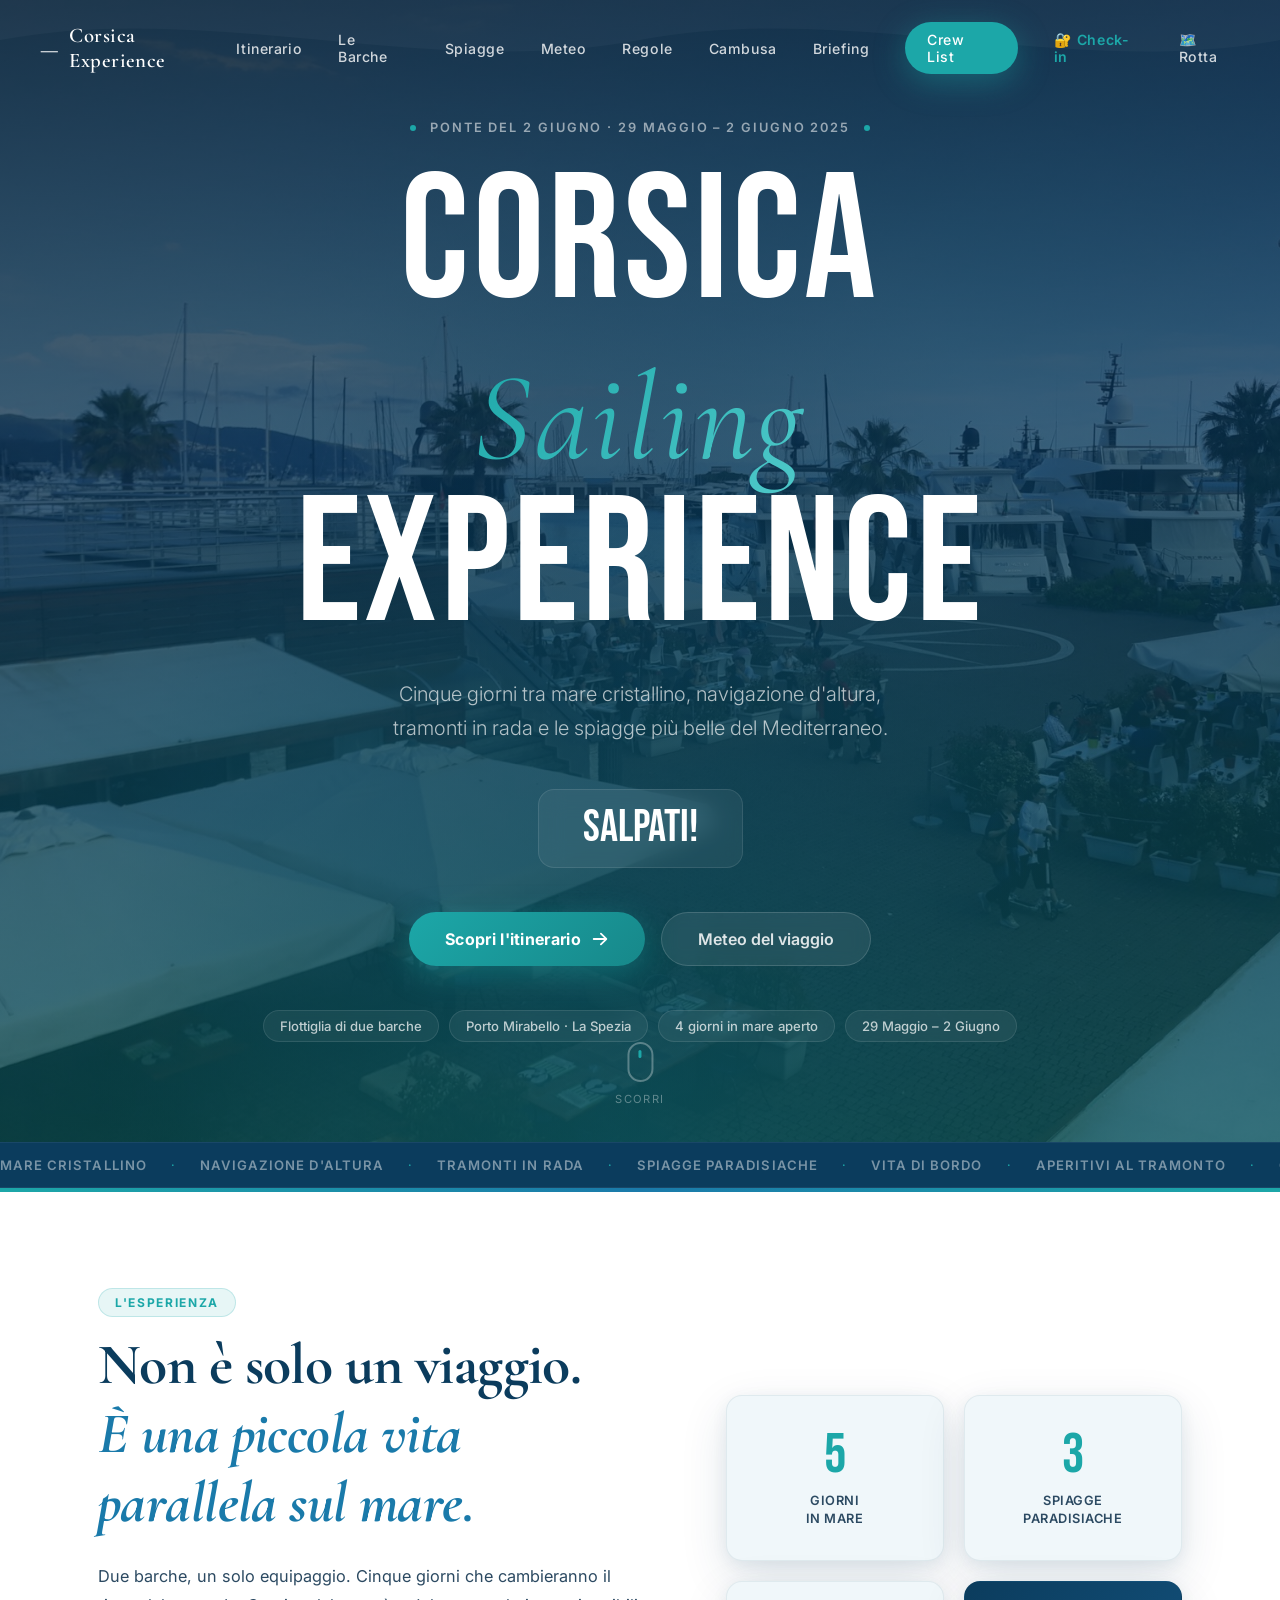
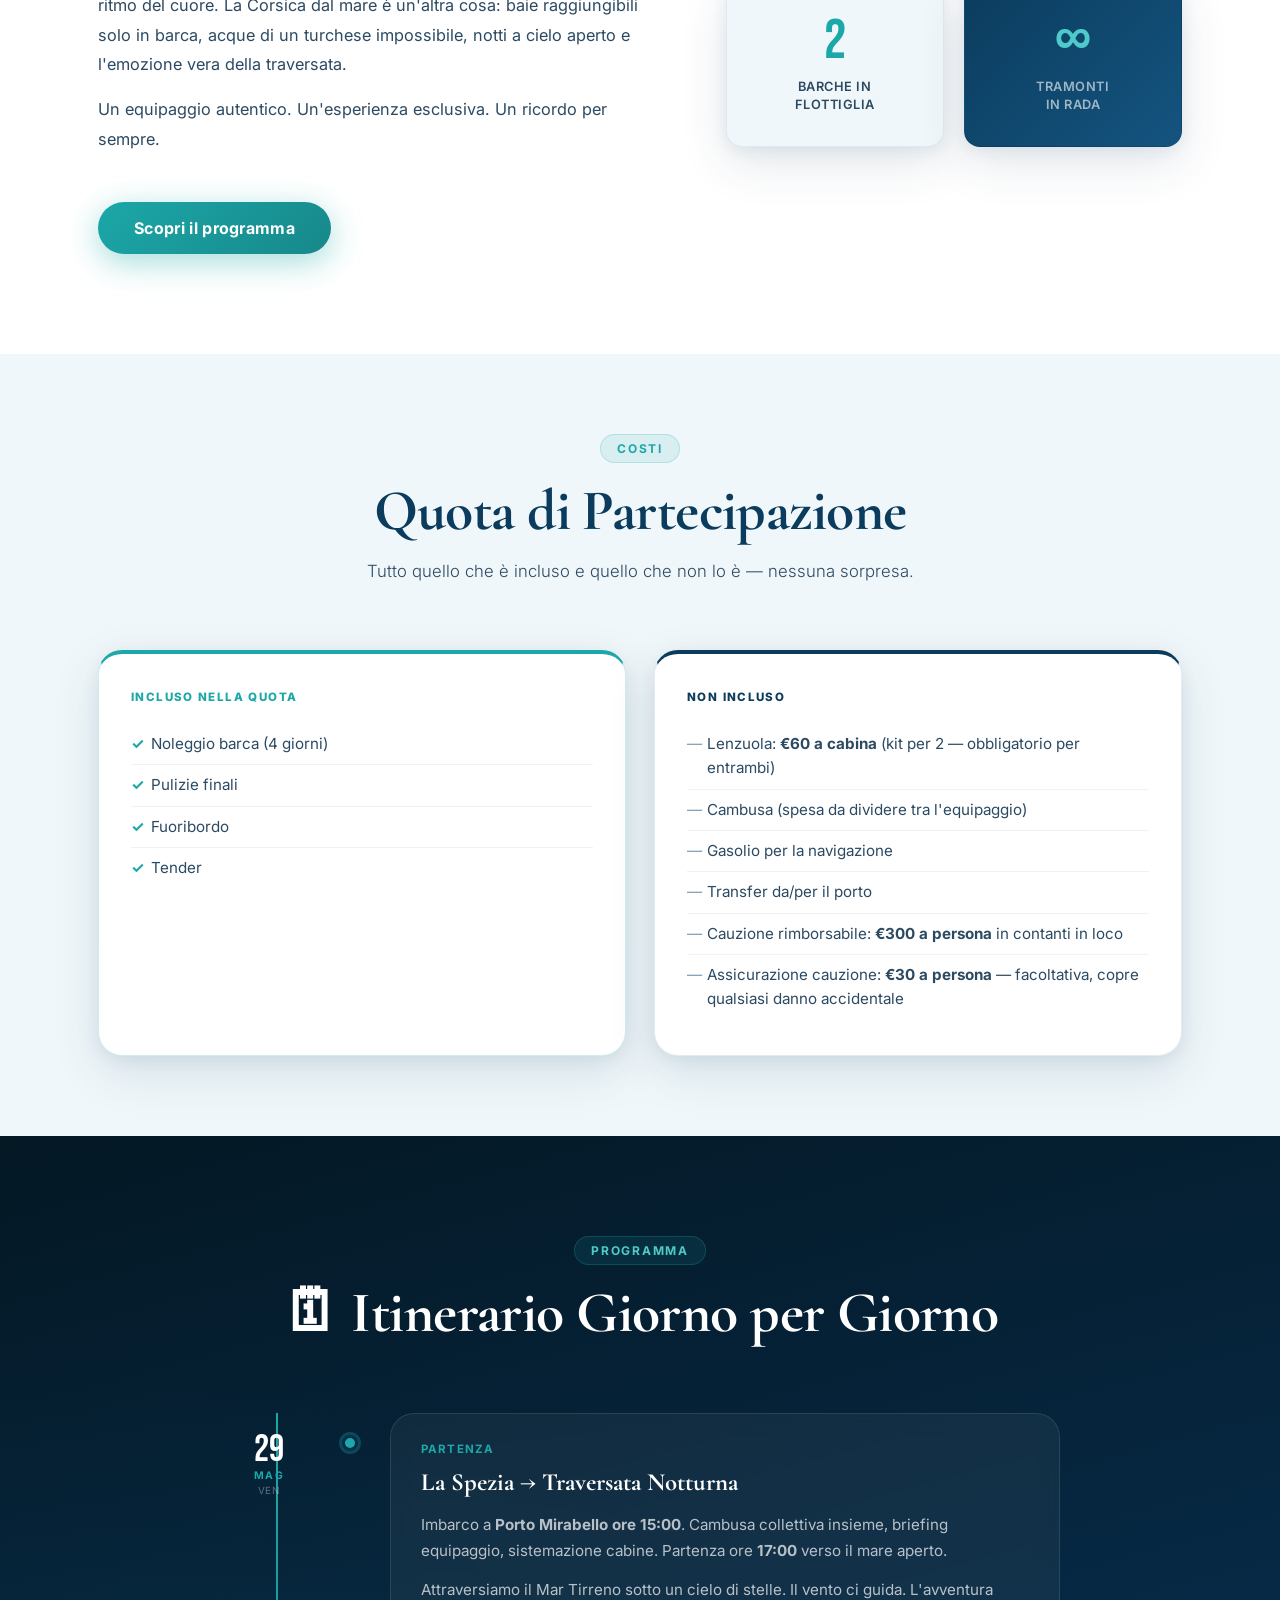
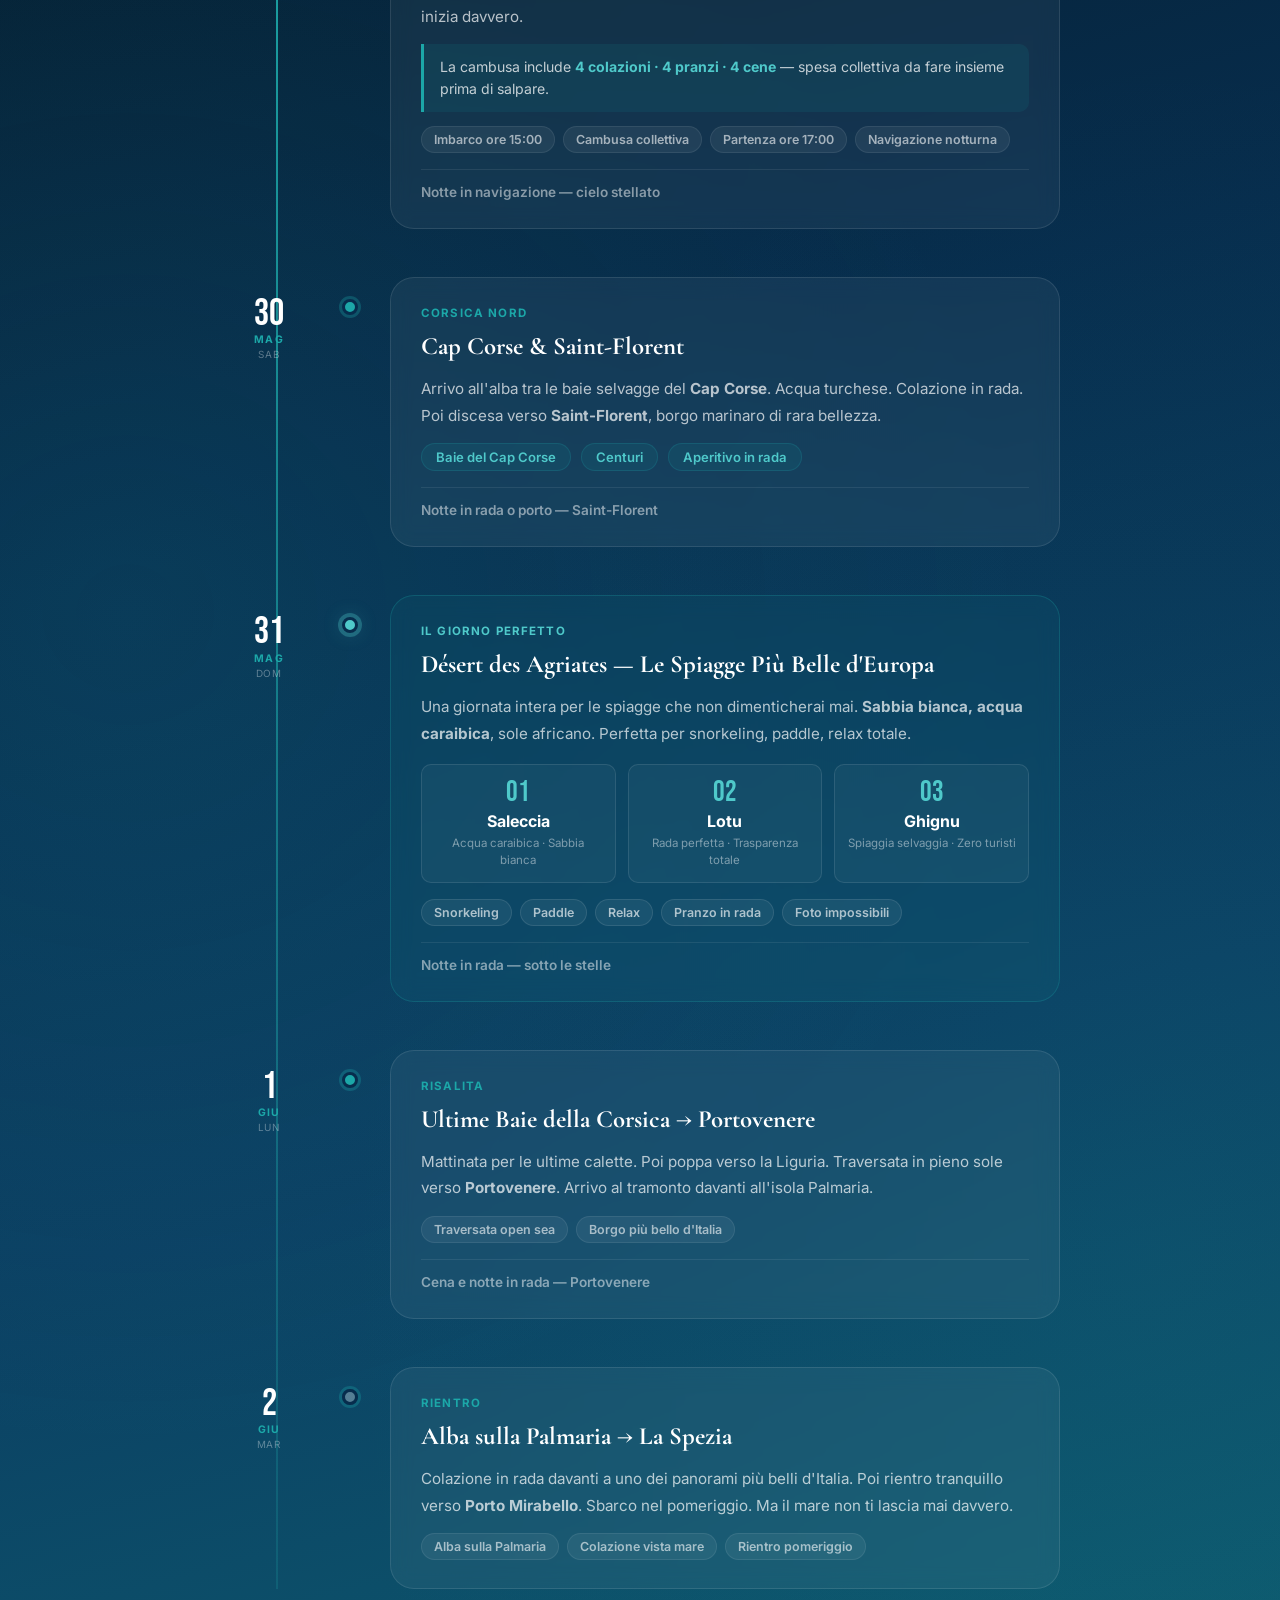
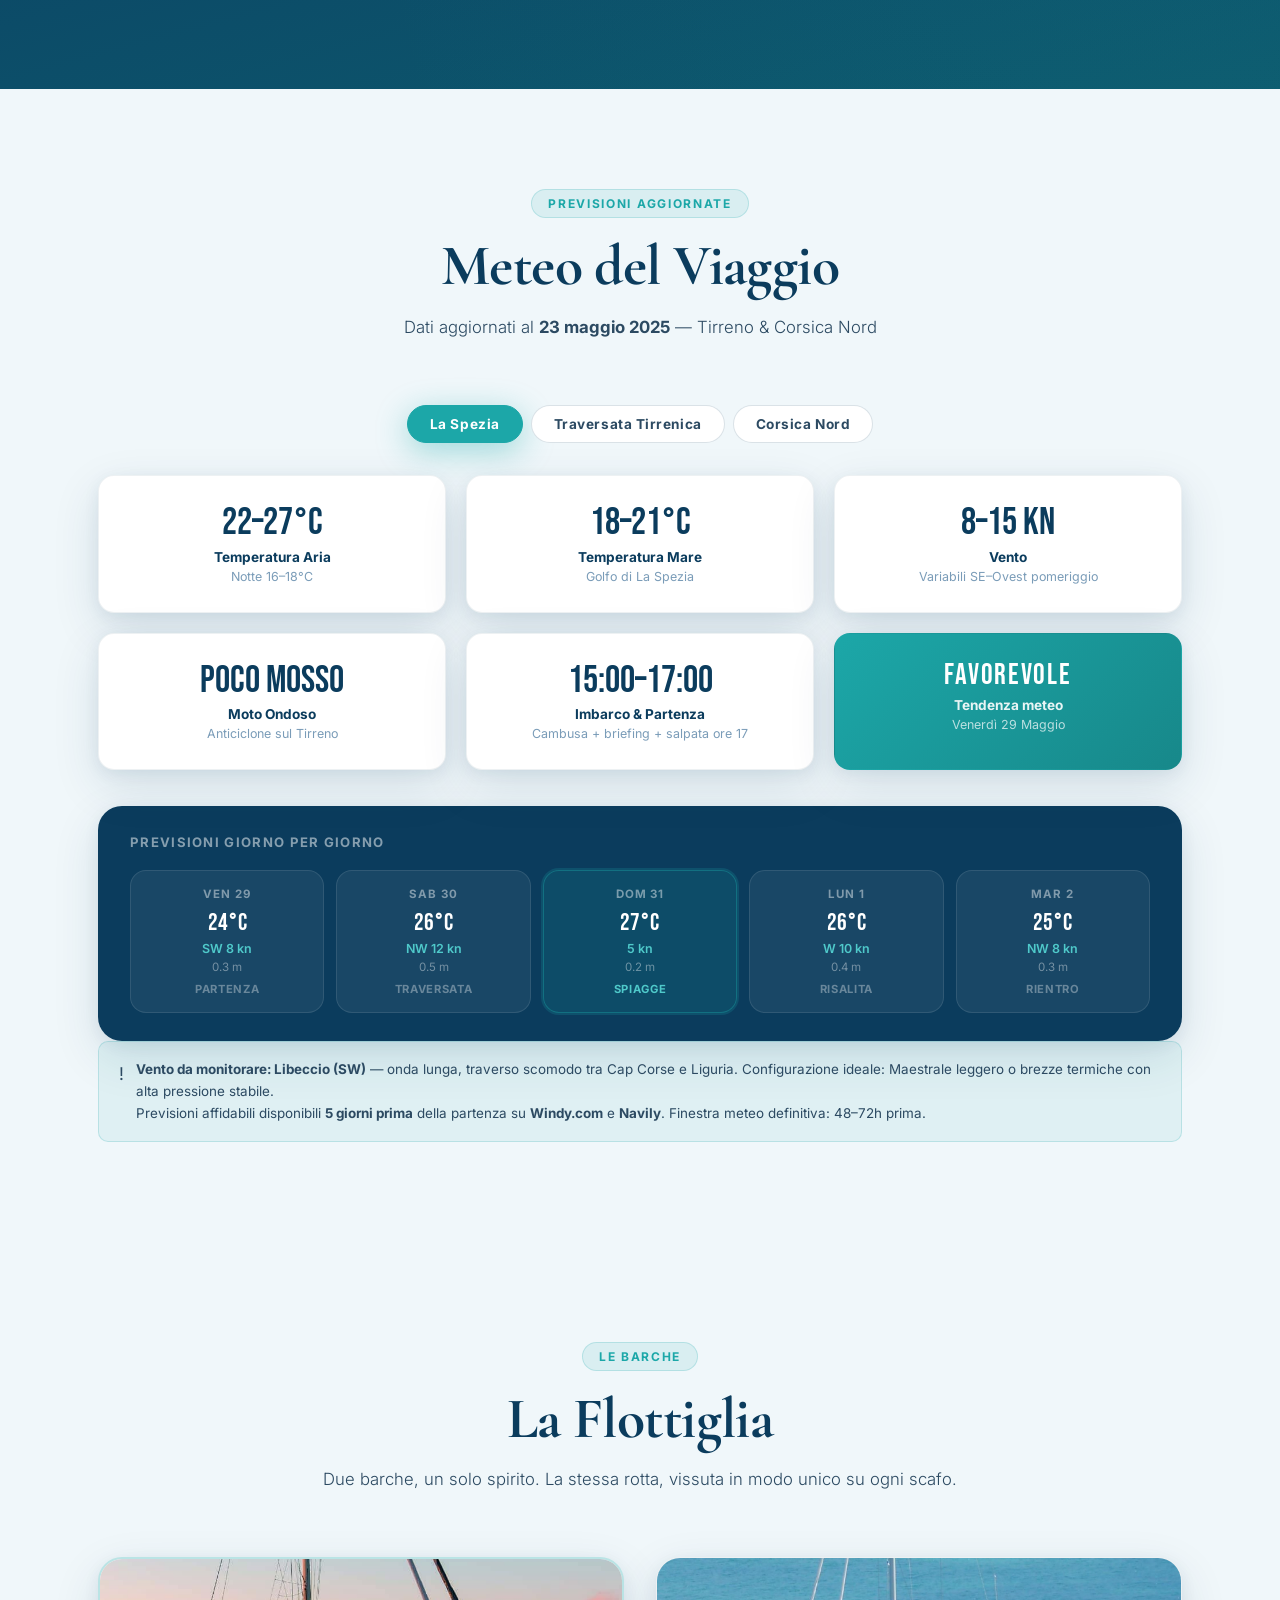
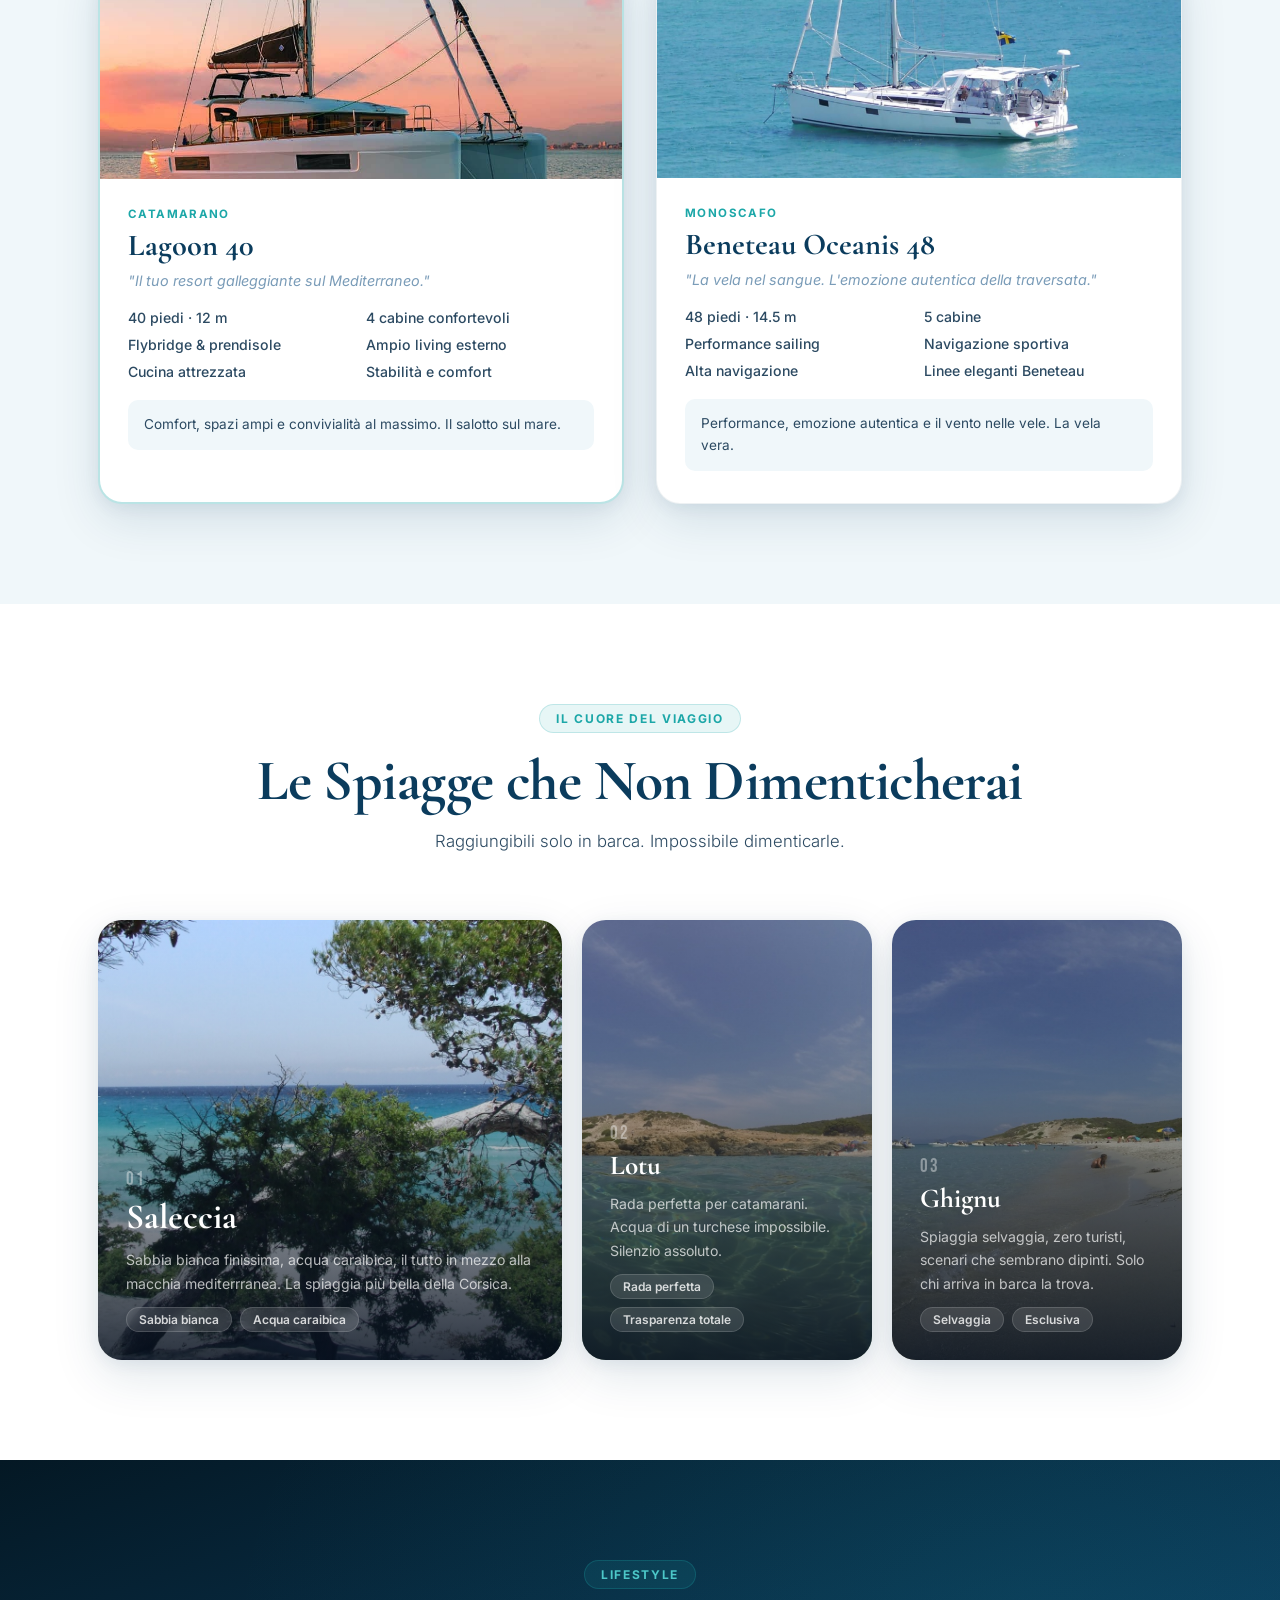
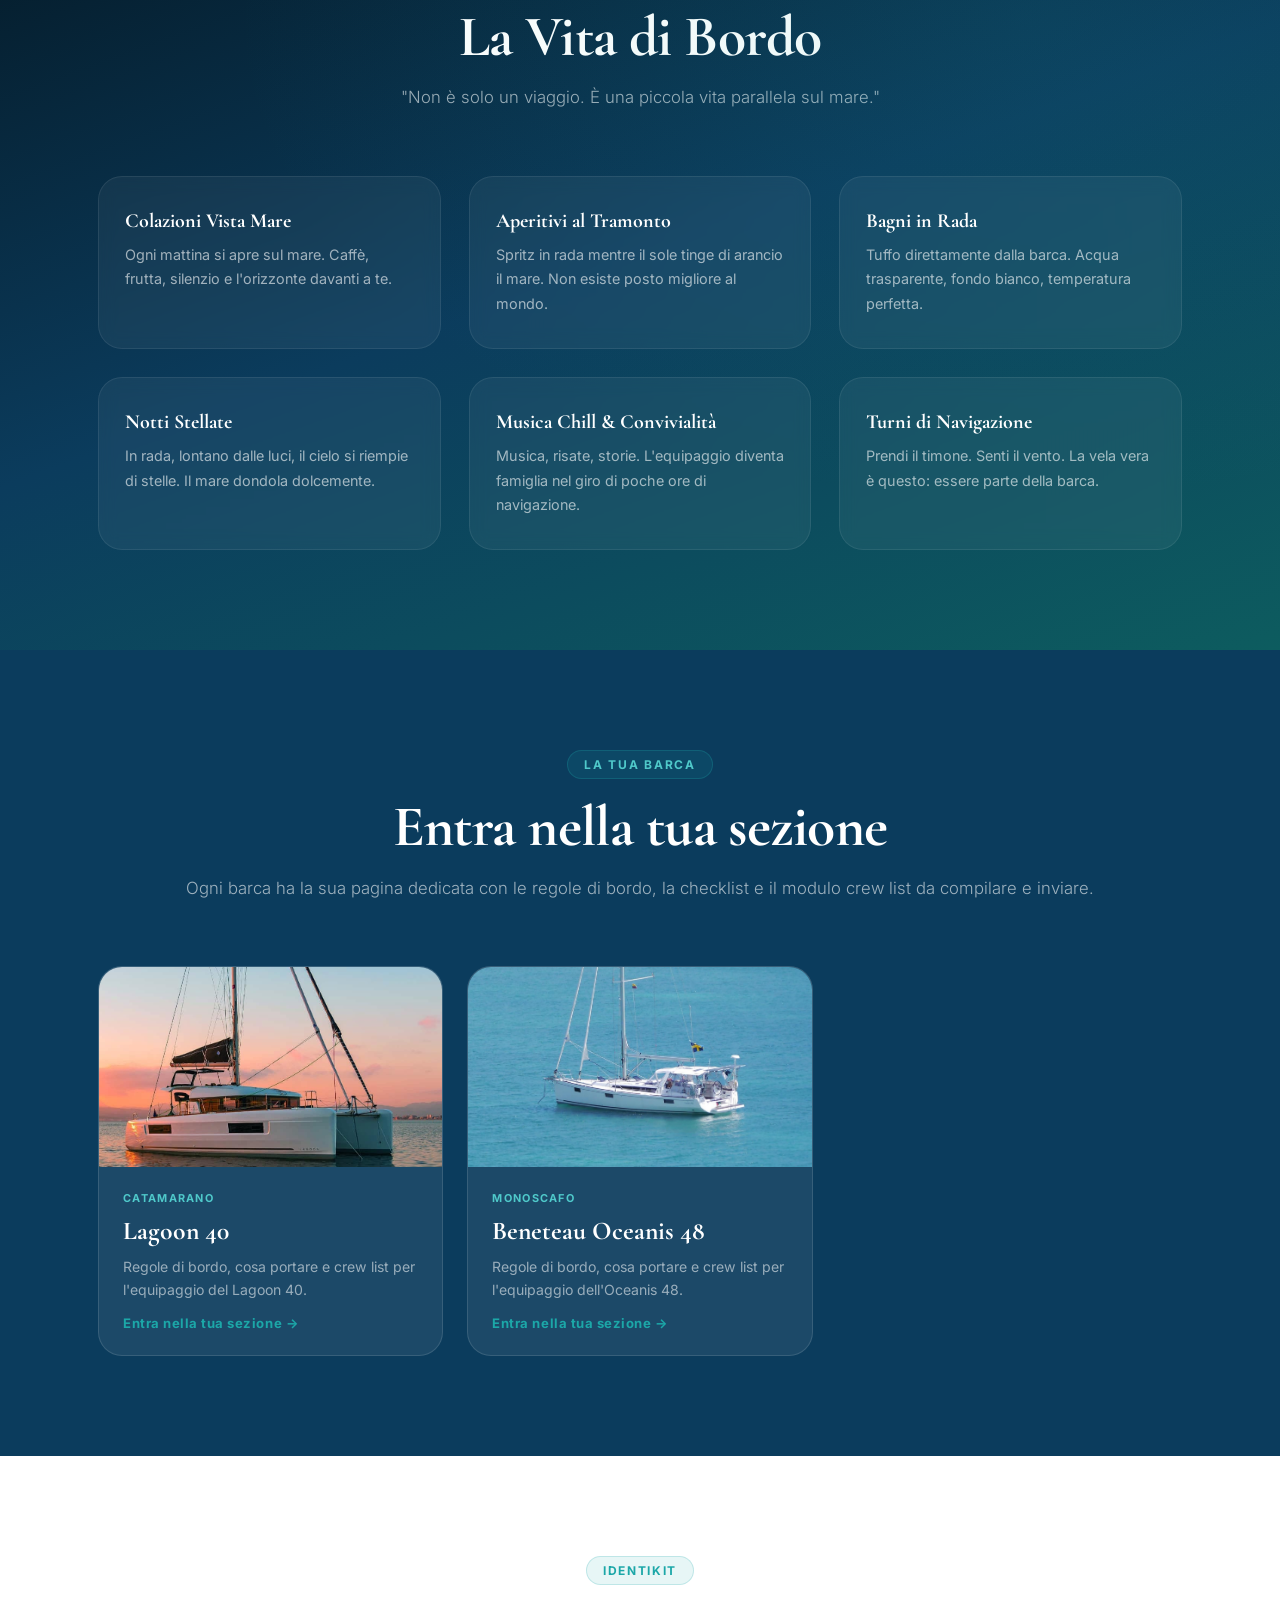
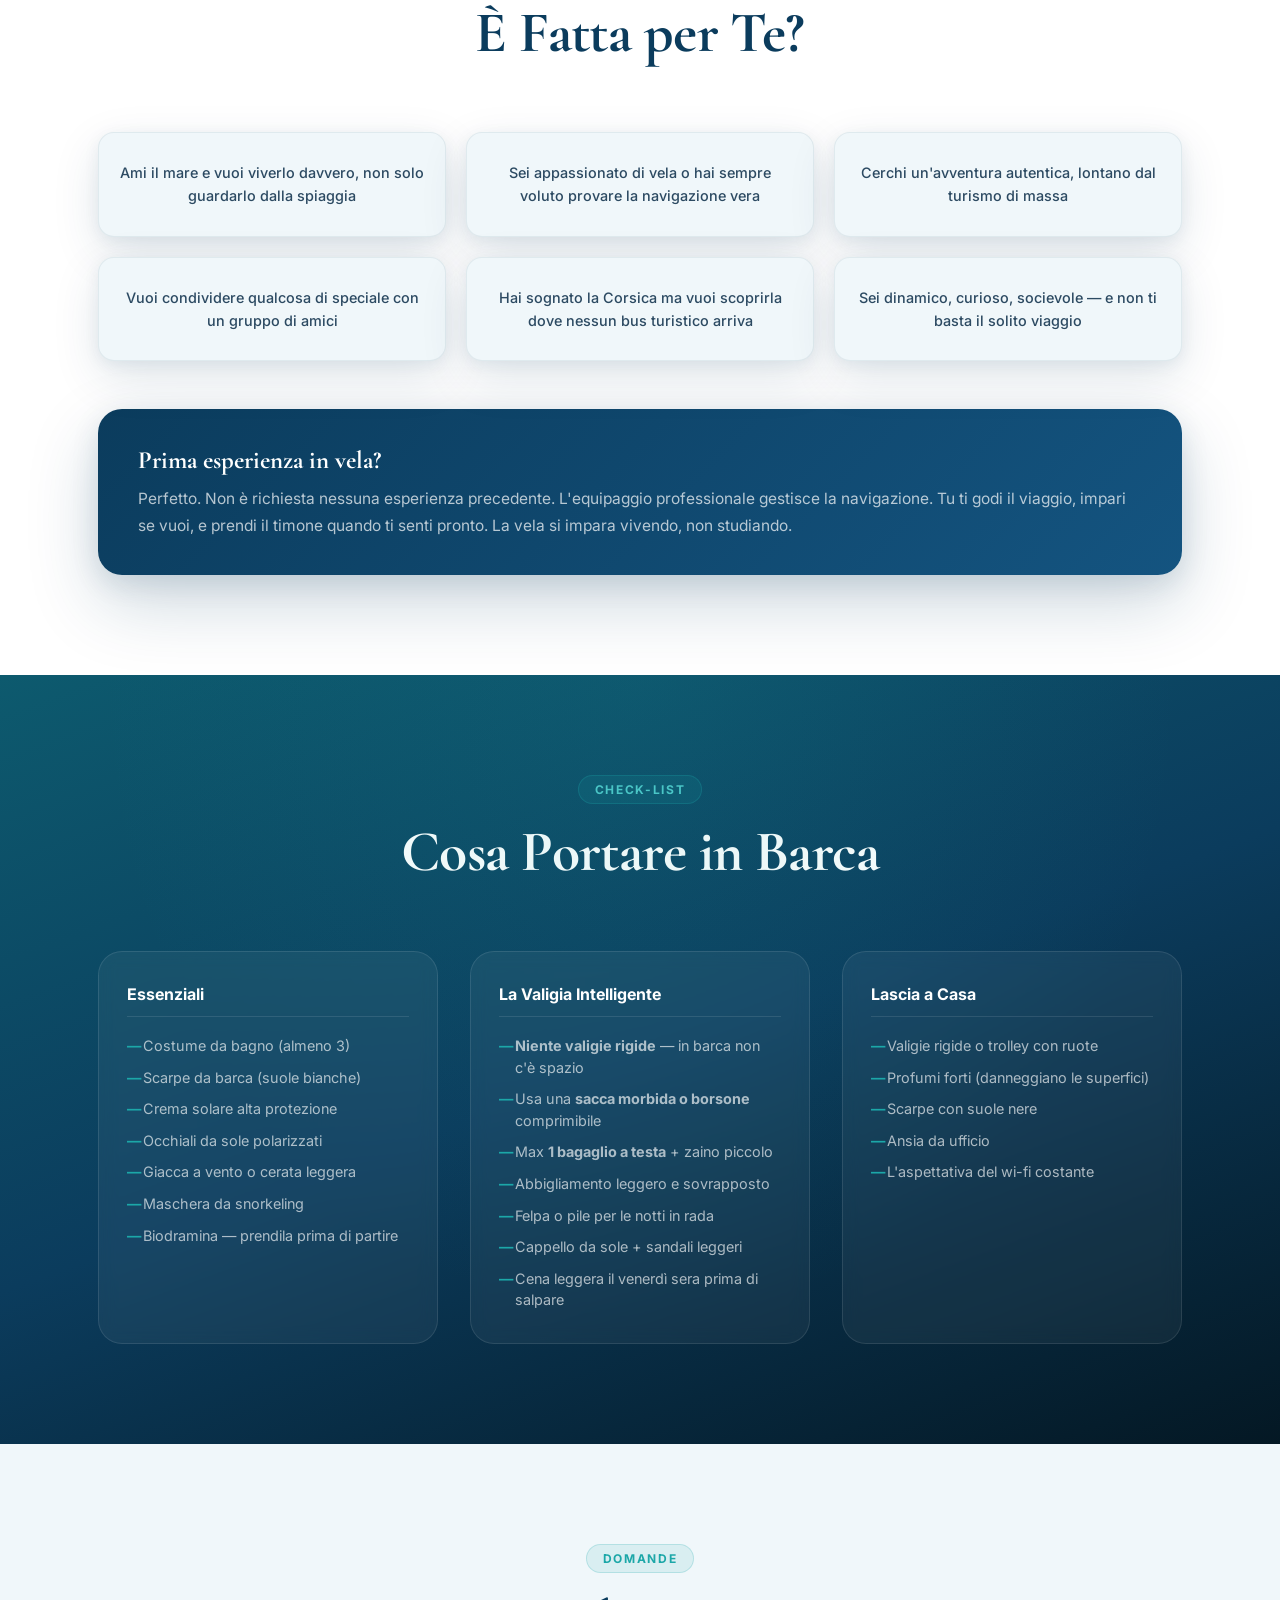
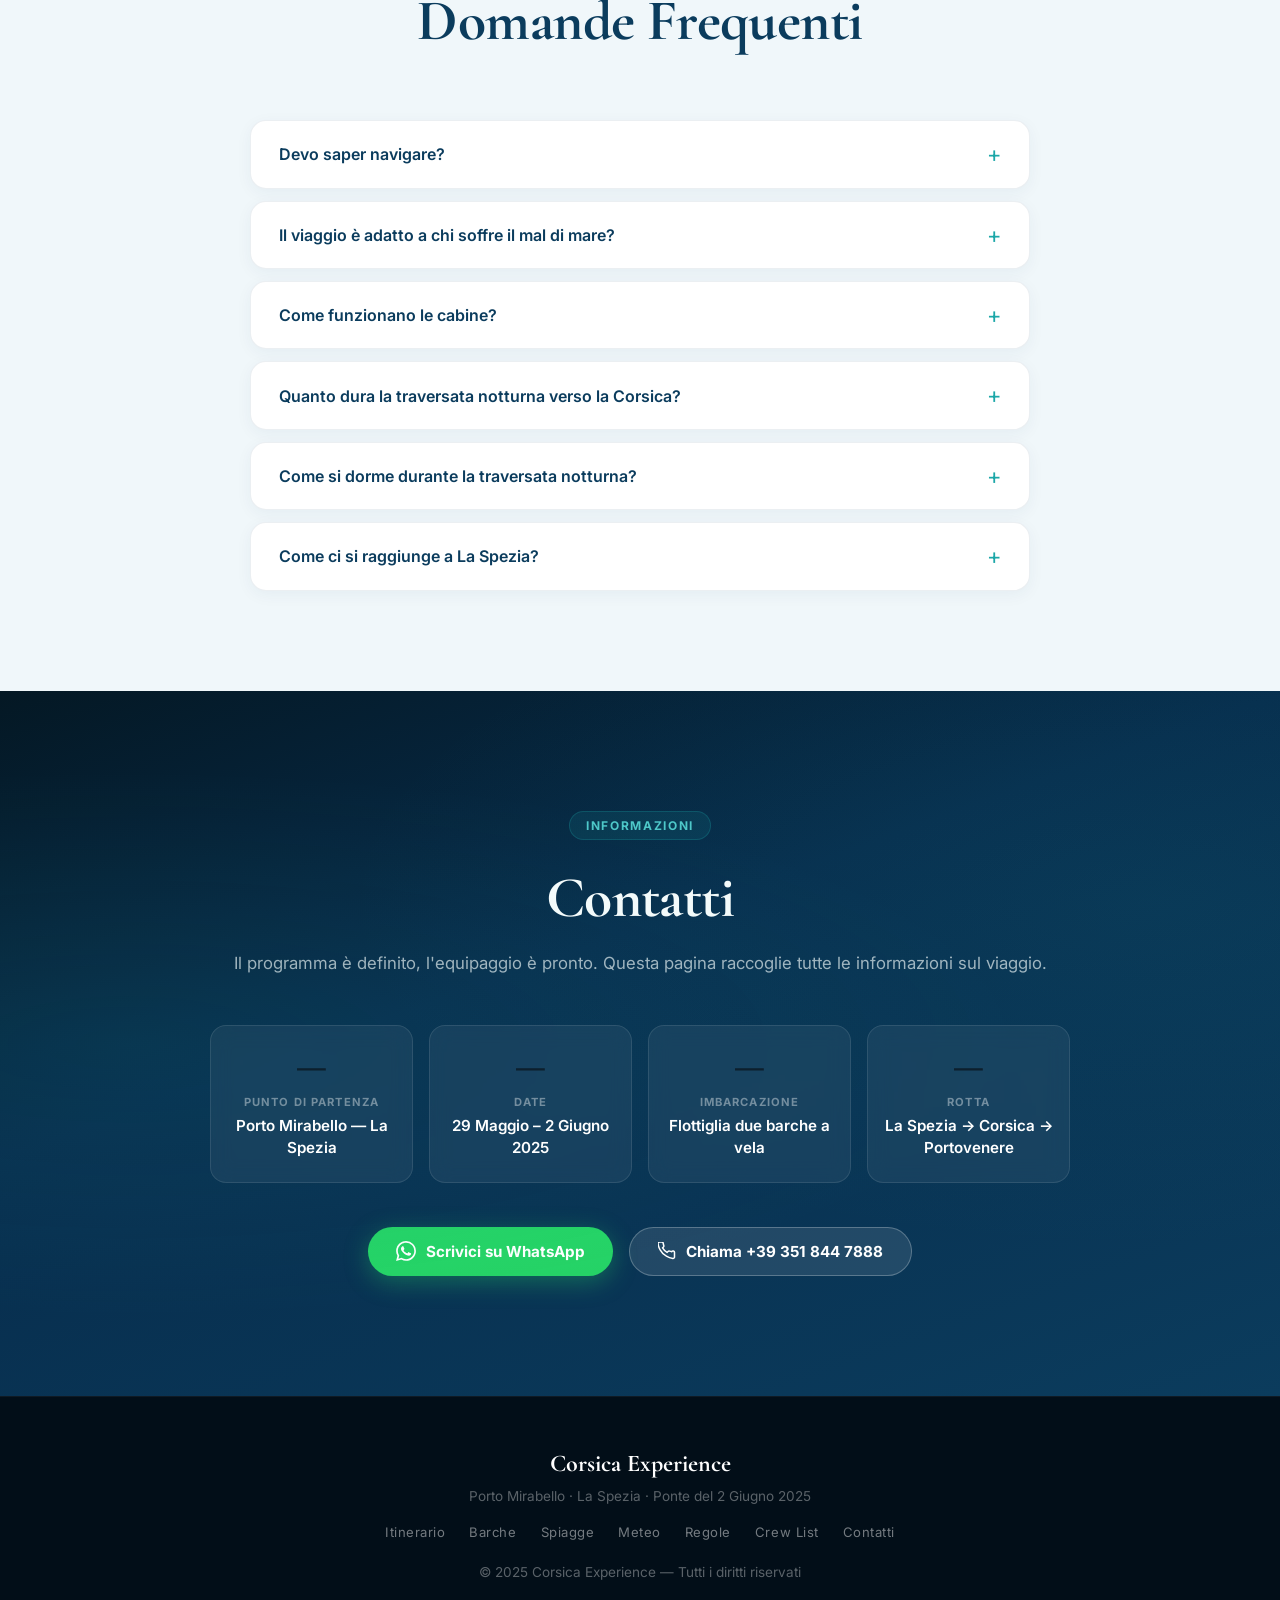
<file: index.html>
<!DOCTYPE html>
<html lang="it">
<head>
  <meta charset="UTF-8" />
  <meta name="viewport" content="width=device-width, initial-scale=1.0" />
  <title>Corsica Sailing Experience — Ponte del 2 Giugno</title>
  <meta name="description" content="Cinque giorni tra mare cristallino, navigazione d'altura, tramonti in rada e le spiagge più belle del Mediterraneo. Partenza da La Spezia verso la Corsica." />
  <link rel="stylesheet" href="styles.css" />
  <link rel="preconnect" href="https://fonts.googleapis.com" />
  <link rel="preconnect" href="https://fonts.gstatic.com" crossorigin />
  <link href="https://fonts.googleapis.com/css2?family=Cormorant+Garamond:ital,wght@0,300;0,400;0,600;0,700;1,300;1,400&family=Inter:wght@300;400;500;600;700&family=Bebas+Neue&display=swap" rel="stylesheet" />
</head>
<body>

  <!-- PRELOADER -->
  <div class="preloader" id="preloader">
    <div class="preloader-inner">
      <div class="preloader-wave">
        <svg viewBox="0 0 200 60" preserveAspectRatio="none">
          <path class="wave-path" d="M0,30 C50,0 100,60 150,30 C175,15 190,35 200,30" fill="none" stroke="#1CA7A8" stroke-width="2"/>
        </svg>
      </div>
      <div class="preloader-text">CORSICA EXPERIENCE</div>
    </div>
  </div>


  <!-- NAV -->
  <nav class="nav" id="nav">
    <div class="nav-inner">
      <a class="nav-logo" href="#hero">
        <span class="logo-icon">—</span>
        <span>Corsica Experience</span>
      </a>
      <div class="nav-links">
        <a href="#itinerario">Itinerario</a>
        <a href="#barche">Le Barche</a>
        <a href="#spiagge">Spiagge</a>
        <a href="#meteo">Meteo</a>
        <a href="regole.html">Regole</a>
        <a href="cambusa.html">Cambusa</a>
        <a href="briefing.html">Briefing</a>
        <a href="crewlist.html" class="nav-cta">Crew List</a>
        <a href="checkin.html" style="color:var(--turq);font-weight:600">🔐 Check-in</a>
        <a href="rotta.html">🗺️ Rotta</a>
      </div>
      <button class="nav-burger" id="navBurger" aria-label="Menu">
        <span></span><span></span><span></span>
      </button>
    </div>
    <div class="nav-mobile" id="navMobile">
      <a href="#itinerario">Itinerario</a>
      <a href="#barche">Le Barche</a>
      <a href="#spiagge">Spiagge</a>
      <a href="#meteo">Meteo</a>
      <a href="regole.html">Regole</a>
      <a href="cambusa.html">Cambusa</a>
      <a href="briefing.html">Briefing</a>
      <a href="crewlist.html">Crew List</a>
      <a href="checkin.html" style="color:var(--turq);font-weight:600">🔐 Check-in</a>
      <a href="rotta.html">🗺️ Rotta</a>
      <a href="#contatti">Contatti</a>
    </div>
  </nav>

  <!-- ═══════════════════════════════════ HERO ═══ -->
  <section class="hero" id="hero">
    <div class="hero-bg">
      <div class="hero-img" style="background-image:url('img/hero.jpg')"></div>
      <div class="hero-gradient"></div>
      <div class="hero-particles" id="heroParticles"></div>
    </div>
    <div class="hero-waves-top">
      <svg viewBox="0 0 1440 80" preserveAspectRatio="none"><path d="M0,40 C240,80 480,0 720,40 C960,80 1200,0 1440,40 L1440,80 L0,80Z" fill="rgba(255,255,255,0.03)"/></svg>
    </div>

    <div class="hero-content" id="heroContent">
      <div class="hero-eyebrow reveal-up">
        <span class="eyebrow-dot"></span>
        Ponte del 2 Giugno · 29 Maggio – 2 Giugno 2025
        <span class="eyebrow-dot"></span>
      </div>
      <h1 class="hero-title reveal-up d1">
        Corsica<br/>
        <em>Sailing</em><br/>
        Experience
      </h1>
      <p class="hero-sub reveal-up d2">
        Cinque giorni tra mare cristallino, navigazione d'altura,<br/>
        tramonti in rada e le spiagge più belle del Mediterraneo.
      </p>

      <!-- Countdown -->
      <div class="countdown reveal-up d3" id="countdown">
        <div class="cd-block">
          <span class="cd-num" id="cdDays">--</span>
          <span class="cd-label">giorni</span>
        </div>
        <div class="cd-sep">:</div>
        <div class="cd-block">
          <span class="cd-num" id="cdHours">--</span>
          <span class="cd-label">ore</span>
        </div>
        <div class="cd-sep">:</div>
        <div class="cd-block">
          <span class="cd-num" id="cdMins">--</span>
          <span class="cd-label">min</span>
        </div>
        <div class="cd-sep">:</div>
        <div class="cd-block">
          <span class="cd-num" id="cdSecs">--</span>
          <span class="cd-label">sec</span>
        </div>
      </div>

      <div class="hero-ctas reveal-up d4">
        <a href="#itinerario" class="btn-primary">
          <span>Scopri l'itinerario</span>
          <svg viewBox="0 0 20 20" fill="currentColor"><path fill-rule="evenodd" d="M10.293 3.293a1 1 0 011.414 0l6 6a1 1 0 010 1.414l-6 6a1 1 0 01-1.414-1.414L14.586 11H3a1 1 0 110-2h11.586l-4.293-4.293a1 1 0 010-1.414z" clip-rule="evenodd"/></svg>
        </a>
        <a href="#meteo" class="btn-ghost">Meteo del viaggio</a>
      </div>

      <div class="hero-badges reveal-up d5">
        <div class="badge">Flottiglia di due barche</div>
        <div class="badge">Porto Mirabello · La Spezia</div>
        <div class="badge">4 giorni in mare aperto</div>
        <div class="badge">29 Maggio – 2 Giugno</div>
      </div>
    </div>

    <div class="hero-scroll">
      <div class="scroll-indicator">
        <div class="scroll-mouse">
          <div class="scroll-wheel"></div>
        </div>
        <span>Scorri</span>
      </div>
    </div>
  </section>

  <!-- ═══════════════════════════════════ VIBE ═══ -->
  <section class="vibe-strip">
    <div class="vibe-track">
      <span>Mare Cristallino</span><span class="vs">·</span>
      <span>Navigazione d'Altura</span><span class="vs">·</span>
      <span>Tramonti in Rada</span><span class="vs">·</span>
      <span>Spiagge Paradisiache</span><span class="vs">·</span>
      <span>Vita di Bordo</span><span class="vs">·</span>
      <span>Aperitivi al Tramonto</span><span class="vs">·</span>
      <span>Corsica Selvaggia</span><span class="vs">·</span>
      <span>Mare Cristallino</span><span class="vs">·</span>
      <span>Navigazione d'Altura</span><span class="vs">·</span>
      <span>Tramonti in Rada</span><span class="vs">·</span>
      <span>Spiagge Paradisiache</span><span class="vs">·</span>
      <span>Vita di Bordo</span><span class="vs">·</span>
      <span>Aperitivi al Tramonto</span><span class="vs">·</span>
      <span>Corsica Selvaggia</span><span class="vs">·</span>
    </div>
  </section>

  <!-- ═══════════════════════════════════ INTRO ═══ -->
  <section class="intro" id="intro">
    <div class="container">
      <div class="intro-grid">
        <div class="intro-copy">
          <span class="label">L'Esperienza</span>
          <h2 class="h2">Non è solo un viaggio.<br/><em>È una piccola vita parallela sul mare.</em></h2>
          <p>Due barche, un solo equipaggio. Cinque giorni che cambieranno il ritmo del cuore. La Corsica dal mare è un'altra cosa: baie raggiungibili solo in barca, acque di un turchese impossibile, notti a cielo aperto e l'emozione vera della traversata.</p>
          <p>Un equipaggio autentico. Un'esperienza esclusiva. Un ricordo per sempre.</p>
          <a href="#itinerario" class="btn-primary mt">Scopri il programma</a>
        </div>
        <div class="intro-stats">
          <div class="stat reveal-left">
            <div class="stat-n">5</div>
            <div class="stat-l">Giorni<br/>in mare</div>
          </div>
          <div class="stat reveal-left d1">
            <div class="stat-n">3</div>
            <div class="stat-l">Spiagge<br/>paradisiache</div>
          </div>
          <div class="stat reveal-left d2">
            <div class="stat-n">2</div>
            <div class="stat-l">Barche in<br/>flottiglia</div>
          </div>
          <div class="stat highlight reveal-left d3">
            <div class="stat-n">∞</div>
            <div class="stat-l">Tramonti<br/>in rada</div>
          </div>
        </div>
      </div>
    </div>
  </section>

  <!-- ═══════════════════════════════════ QUOTA ═══ -->
  <section class="quota" id="quota">
    <div class="container">
      <div class="section-header centered">
        <span class="label">Costi</span>
        <h2 class="h2">Quota di Partecipazione</h2>
        <p class="section-desc">Tutto quello che è incluso e quello che non lo è — nessuna sorpresa.</p>
      </div>
      <div class="quota-grid">
        <div class="quota-card incluso reveal-up">
          <div class="quota-card-title">Incluso nella quota</div>
          <ul class="quota-list">
            <li>Noleggio barca (4 giorni)</li>
            <li>Pulizie finali</li>
            <li>Fuoribordo</li>
            <li>Tender</li>
          </ul>
        </div>
        <div class="quota-card non-incluso reveal-up d1">
          <div class="quota-card-title">Non incluso</div>
          <ul class="quota-list">
            <li>Lenzuola: <strong>€60 a cabina</strong> (kit per 2 — obbligatorio per entrambi)</li>
            <li>Cambusa (spesa da dividere tra l'equipaggio)</li>
            <li>Gasolio per la navigazione</li>
            <li>Transfer da/per il porto</li>
            <li>Cauzione rimborsabile: <strong>€300 a persona</strong> in contanti in loco</li>
            <li>Assicurazione cauzione: <strong>€30 a persona</strong> — facoltativa, copre qualsiasi danno accidentale</li>
          </ul>
        </div>
      </div>
    </div>
  </section>

  <!-- ═══════════════════════════════════ ITINERARIO ═══ -->
  <section class="itinerario" id="itinerario">
    <div class="itinerario-bg"></div>
    <div class="container">
      <div class="section-header centered">
        <span class="label light">Programma</span>
        <h2 class="h2 light">🗓 Itinerario Giorno per Giorno</h2>
      </div>

      <div class="timeline-v">

        <!-- G1 -->
        <div class="tl-item reveal-up">
          <div class="tl-date">
            <div class="tl-day">29</div>
            <div class="tl-month">MAG</div>
            <div class="tl-wd">VEN</div>
          </div>
          <div class="tl-line">
            <div class="tl-dot"></div>
          </div>
          <div class="tl-card">
            <div class="tl-card-tag">Partenza</div>
            <h3>La Spezia → Traversata Notturna</h3>
            <p>Imbarco a <strong>Porto Mirabello ore 15:00</strong>. Cambusa collettiva insieme, briefing equipaggio, sistemazione cabine. Partenza ore <strong>17:00</strong> verso il mare aperto.</p>
            <p>Attraversiamo il Mar Tirreno sotto un cielo di stelle. Il vento ci guida. L'avventura inizia davvero.</p>
            <div class="cambusa-note">La cambusa include <strong>4 colazioni · 4 pranzi · 4 cene</strong> — spesa collettiva da fare insieme prima di salpare.</div>
            <div class="tl-tags">
              <span>Imbarco ore 15:00</span>
              <span>Cambusa collettiva</span>
              <span>Partenza ore 17:00</span>
              <span>Navigazione notturna</span>
            </div>
            <div class="tl-overnight">Notte in navigazione — cielo stellato</div>
          </div>
        </div>

        <!-- G2 -->
        <div class="tl-item reveal-up d1">
          <div class="tl-date">
            <div class="tl-day">30</div>
            <div class="tl-month">MAG</div>
            <div class="tl-wd">SAB</div>
          </div>
          <div class="tl-line">
            <div class="tl-dot"></div>
          </div>
          <div class="tl-card">
            <div class="tl-card-tag">Corsica Nord</div>
            <h3>Cap Corse & Saint-Florent</h3>
            <p>Arrivo all'alba tra le baie selvagge del <strong>Cap Corse</strong>. Acqua turchese. Colazione in rada. Poi discesa verso <strong>Saint-Florent</strong>, borgo marinaro di rara bellezza.</p>
            <div class="tl-beach-mini">
              <div class="tbm">Baie del Cap Corse</div>
              <div class="tbm">Centuri</div>
              <div class="tbm">Aperitivo in rada</div>
            </div>
            <div class="tl-overnight">Notte in rada o porto — Saint-Florent</div>
          </div>
        </div>

        <!-- G3 -->
        <div class="tl-item star reveal-up d2">
          <div class="tl-date">
            <div class="tl-day">31</div>
            <div class="tl-month">MAG</div>
            <div class="tl-wd">DOM</div>
          </div>
          <div class="tl-line">
            <div class="tl-dot star-dot"></div>
          </div>
          <div class="tl-card star-card">
            <div class="tl-card-tag star-tag">Il Giorno Perfetto</div>
            <h3>Désert des Agriates — Le Spiagge Più Belle d'Europa</h3>
            <p>Una giornata intera per le spiagge che non dimenticherai mai. <strong>Sabbia bianca, acqua caraibica</strong>, sole africano. Perfetta per snorkeling, paddle, relax totale.</p>
            <div class="beach-trio">
              <div class="bt-item">
                <div class="bt-num">01</div>
                <div class="bt-name">Saleccia</div>
                <div class="bt-desc">Acqua caraibica · Sabbia bianca</div>
              </div>
              <div class="bt-item">
                <div class="bt-num">02</div>
                <div class="bt-name">Lotu</div>
                <div class="bt-desc">Rada perfetta · Trasparenza totale</div>
              </div>
              <div class="bt-item">
                <div class="bt-num">03</div>
                <div class="bt-name">Ghignu</div>
                <div class="bt-desc">Spiaggia selvaggia · Zero turisti</div>
              </div>
            </div>
            <div class="activity-pills mt-sm">
              <span>Snorkeling</span>
              <span>Paddle</span>
              <span>Relax</span>
              <span>Pranzo in rada</span>
              <span>Foto impossibili</span>
            </div>
            <div class="tl-overnight">Notte in rada — sotto le stelle</div>
          </div>
        </div>

        <!-- G4 -->
        <div class="tl-item reveal-up d3">
          <div class="tl-date">
            <div class="tl-day">1</div>
            <div class="tl-month">GIU</div>
            <div class="tl-wd">LUN</div>
          </div>
          <div class="tl-line">
            <div class="tl-dot"></div>
          </div>
          <div class="tl-card">
            <div class="tl-card-tag">Risalita</div>
            <h3>Ultime Baie della Corsica → Portovenere</h3>
            <p>Mattinata per le ultime calette. Poi poppa verso la Liguria. Traversata in pieno sole verso <strong>Portovenere</strong>. Arrivo al tramonto davanti all'isola Palmaria.</p>
            <div class="tl-tags">
              <span>Traversata open sea</span>
              <span>Borgo più bello d'Italia</span>
            </div>
            <div class="tl-overnight">Cena e notte in rada — Portovenere</div>
          </div>
        </div>

        <!-- G5 -->
        <div class="tl-item reveal-up d4">
          <div class="tl-date">
            <div class="tl-day">2</div>
            <div class="tl-month">GIU</div>
            <div class="tl-wd">MAR</div>
          </div>
          <div class="tl-line last">
            <div class="tl-dot end-dot"></div>
          </div>
          <div class="tl-card">
            <div class="tl-card-tag">Rientro</div>
            <h3>Alba sulla Palmaria → La Spezia</h3>
            <p>Colazione in rada davanti a uno dei panorami più belli d'Italia. Poi rientro tranquillo verso <strong>Porto Mirabello</strong>. Sbarco nel pomeriggio. Ma il mare non ti lascia mai davvero.</p>
            <div class="tl-tags">
              <span>Alba sulla Palmaria</span>
              <span>Colazione vista mare</span>
              <span>Rientro pomeriggio</span>
            </div>
          </div>
        </div>

      </div>
    </div>
  </section>

  <!-- ═══════════════════════════════════ METEO ═══ -->
  <section class="meteo" id="meteo">
    <div class="container">
      <div class="section-header centered">
        <span class="label">Previsioni Aggiornate</span>
        <h2 class="h2">Meteo del Viaggio</h2>
        <p class="section-desc">Dati aggiornati al <strong>23 maggio 2025</strong> — Tirreno &amp; Corsica Nord</p>
      </div>

      <!-- Rotte meteo -->
      <div class="meteo-routes reveal-up">
        <div class="mr-tab active" data-route="spezia">La Spezia</div>
        <div class="mr-tab" data-route="traversata">Traversata Tirrenica</div>
        <div class="mr-tab" data-route="corsica">Corsica Nord</div>
      </div>

      <!-- LA SPEZIA -->
      <div class="meteo-panel active" id="panel-spezia">
        <div class="meteo-grid">
          <div class="meteo-card reveal-up">
            <div class="mc-val">22–27°C</div>
            <div class="mc-label">Temperatura Aria</div>
            <div class="mc-sub">Notte 16–18°C</div>
          </div>
          <div class="meteo-card reveal-up d1">
            <div class="mc-val">18–21°C</div>
            <div class="mc-label">Temperatura Mare</div>
            <div class="mc-sub">Golfo di La Spezia</div>
          </div>
          <div class="meteo-card reveal-up d2">
            <div class="mc-val">8–15 kn</div>
            <div class="mc-label">Vento</div>
            <div class="mc-sub">Variabili SE–Ovest pomeriggio</div>
          </div>
          <div class="meteo-card reveal-up d3">
            <div class="mc-val">Poco mosso</div>
            <div class="mc-label">Moto Ondoso</div>
            <div class="mc-sub">Anticiclone sul Tirreno</div>
          </div>
          <div class="meteo-card reveal-up d4">
            <div class="mc-val">15:00–17:00</div>
            <div class="mc-label">Imbarco &amp; Partenza</div>
            <div class="mc-sub">Cambusa + briefing + salpata ore 17</div>
          </div>
          <div class="meteo-card ideal reveal-up d5">
            <div class="mc-val ideal-val">FAVOREVOLE</div>
            <div class="mc-label">Tendenza meteo</div>
            <div class="mc-sub">Venerdì 29 Maggio</div>
          </div>
        </div>
      </div>

      <!-- TRAVERSATA -->
      <div class="meteo-panel" id="panel-traversata">
        <div class="meteo-grid">
          <div class="meteo-card reveal-up">
            <div class="mc-val">La Spezia → Cap Corse Est</div>
            <div class="mc-label">Rotta</div>
            <div class="mc-sub">Centuri / Macinaggio</div>
          </div>
          <div class="meteo-card reveal-up d1">
            <div class="mc-val">~12–14 h</div>
            <div class="mc-label">Durata Traversata</div>
            <div class="mc-sub">Partenza ore 17:00 · Arrivo alba sab</div>
          </div>
          <div class="meteo-card reveal-up d2">
            <div class="mc-val">8–15 kn</div>
            <div class="mc-label">Vento atteso</div>
            <div class="mc-sub">Variabili · Maestrale ideale</div>
          </div>
          <div class="meteo-card reveal-up d3">
            <div class="mc-val">Poco mosso</div>
            <div class="mc-label">Mare</div>
            <div class="mc-sub">Possibile onda lunga con Libeccio</div>
          </div>
          <div class="meteo-card reveal-up d4">
            <div class="mc-val">Notturna</div>
            <div class="mc-label">Navigazione</div>
            <div class="mc-sub">Colazione in rada · Cap Corse</div>
          </div>
          <div class="meteo-card ideal reveal-up d5">
            <div class="mc-val ideal-val">DIRETTA</div>
            <div class="mc-label">Rotta logica</div>
            <div class="mc-sub">Arrivo sabato mattina riposati</div>
          </div>
        </div>
      </div>

      <!-- CORSICA NORD -->
      <div class="meteo-panel" id="panel-corsica">
        <div class="meteo-grid">
          <div class="meteo-card reveal-up">
            <div class="mc-val">24–29°C</div>
            <div class="mc-label">Temperatura Aria</div>
            <div class="mc-sub">Notte 16–20°C · Temperature estive</div>
          </div>
          <div class="meteo-card reveal-up d1">
            <div class="mc-val">18–21°C</div>
            <div class="mc-label">Temperatura Mare</div>
            <div class="mc-sub">Golfo di Saint-Florent</div>
          </div>
          <div class="meteo-card reveal-up d2">
            <div class="mc-val">Brezze termiche</div>
            <div class="mc-label">Vento in Rada</div>
            <div class="mc-sub">SE–Ovest moderato nel pomeriggio</div>
          </div>
          <div class="meteo-card reveal-up d3">
            <div class="mc-val">Poco mosso</div>
            <div class="mc-label">Moto Ondoso</div>
            <div class="mc-sub">Acque protette · Rada ideale</div>
          </div>
          <div class="meteo-card reveal-up d4">
            <div class="mc-val">Lotu · Saleccia · Ghignu</div>
            <div class="mc-label">Spiagge programmate</div>
            <div class="mc-sub">Dom mattina Lotu · pomeriggio Saleccia</div>
          </div>
          <div class="meteo-card ideal reveal-up d5">
            <div class="mc-val ideal-val">PERFETTO</div>
            <div class="mc-label">Condizioni Mare</div>
            <div class="mc-sub">Anticiclone stabile sul Tirreno</div>
          </div>
        </div>
      </div>

      <!-- Forecast giornaliero -->
      <div class="forecast reveal-up">
        <div class="forecast-title">Previsioni Giorno per Giorno</div>
        <div class="forecast-grid">
          <div class="fc-day"><div class="fc-date">Ven 29</div><div class="fc-temp">24°C</div><div class="fc-wind">SW 8 kn</div><div class="fc-sea">0.3 m</div><div class="fc-note">Partenza</div></div>
          <div class="fc-day"><div class="fc-date">Sab 30</div><div class="fc-temp">26°C</div><div class="fc-wind">NW 12 kn</div><div class="fc-sea">0.5 m</div><div class="fc-note">Traversata</div></div>
          <div class="fc-day active-day"><div class="fc-date">Dom 31</div><div class="fc-temp">27°C</div><div class="fc-wind">5 kn</div><div class="fc-sea">0.2 m</div><div class="fc-note">Spiagge</div></div>
          <div class="fc-day"><div class="fc-date">Lun 1</div><div class="fc-temp">26°C</div><div class="fc-wind">W 10 kn</div><div class="fc-sea">0.4 m</div><div class="fc-note">Risalita</div></div>
          <div class="fc-day"><div class="fc-date">Mar 2</div><div class="fc-temp">25°C</div><div class="fc-wind">NW 8 kn</div><div class="fc-sea">0.3 m</div><div class="fc-note">Rientro</div></div>
        </div>
      </div>

      <div class="meteo-note reveal-up">
        <span>!</span>
        <div><strong>Vento da monitorare: Libeccio (SW)</strong> — onda lunga, traverso scomodo tra Cap Corse e Liguria. Configurazione ideale: Maestrale leggero o brezze termiche con alta pressione stabile.<br/>
        Previsioni affidabili disponibili <strong>5 giorni prima</strong> della partenza su <strong>Windy.com</strong> e <strong>Navily</strong>. Finestra meteo definitiva: 48–72h prima.</div>
      </div>
    </div>
  </section>

  <!-- ═══════════════════════════════════ BARCHE ═══ -->
  <section class="barche" id="barche">
    <div class="container">
      <div class="section-header centered">
        <span class="label">Le Barche</span>
        <h2 class="h2">La Flottiglia</h2>
        <p class="section-desc">Due barche, un solo spirito. La stessa rotta, vissuta in modo unico su ogni scafo.</p>
      </div>

      <div class="barche-grid">
        <!-- LAGOON 40 -->
        <div class="barca-card featured reveal-left">
          <div class="barca-visual">
            <div class="barca-visual-inner lagoon" style="background-image:url('img/lagoon40-new.jpg');background-size:cover;background-position:center">
              <div class="bv-wave"></div>
            </div>
          </div>
          <div class="barca-body">
            <div class="barca-type">Catamarano</div>
            <h3 class="barca-name">Lagoon 40</h3>
            <p class="barca-mood">"Il tuo resort galleggiante sul Mediterraneo."</p>
            <div class="barca-specs">
              <div class="spec-item"><span>40 piedi · 12 m</span></div>
              <div class="spec-item"><span>4 cabine confortevoli</span></div>
              <div class="spec-item"><span>Flybridge &amp; prendisole</span></div>
              <div class="spec-item"><span>Ampio living esterno</span></div>
              <div class="spec-item"><span>Cucina attrezzata</span></div>
              <div class="spec-item"><span>Stabilità e comfort</span></div>
            </div>
            <div class="barca-ideal">
              Comfort, spazi ampi e convivialità al massimo. Il salotto sul mare.
            </div>
          </div>
        </div>

        <!-- OCEANIS 48 -->
        <div class="barca-card reveal-right">
          <div class="barca-visual">
            <div class="barca-visual-inner oceanis" style="background-image:url('img/oceanis48.jpg');background-size:cover;background-position:center">
              <div class="bv-wave"></div>
            </div>
          </div>
          <div class="barca-body">
            <div class="barca-type">Monoscafo</div>
            <h3 class="barca-name">Beneteau Oceanis 48</h3>
            <p class="barca-mood">"La vela nel sangue. L'emozione autentica della traversata."</p>
            <div class="barca-specs">
              <div class="spec-item"><span>48 piedi · 14.5 m</span></div>
              <div class="spec-item"><span>5 cabine</span></div>
              <div class="spec-item"><span>Performance sailing</span></div>
              <div class="spec-item"><span>Navigazione sportiva</span></div>
              <div class="spec-item"><span>Alta navigazione</span></div>
              <div class="spec-item"><span>Linee eleganti Beneteau</span></div>
            </div>
            <div class="barca-ideal">
              Performance, emozione autentica e il vento nelle vele. La vela vera.
            </div>
          </div>
        </div>
      </div>
    </div>
  </section>

  <!-- ═══════════════════════════════════ SPIAGGE ═══ -->
  <section class="spiagge" id="spiagge">
    <div class="container">
      <div class="section-header centered">
        <span class="label">Il Cuore del Viaggio</span>
        <h2 class="h2">Le Spiagge che Non Dimenticherai</h2>
        <p class="section-desc">Raggiungibili solo in barca. Impossibile dimenticarle.</p>
      </div>
      <div class="spiagge-grid">

        <div class="spiaggia-card big reveal-up">
          <div class="sp-bg s1" style="background-image:url('img/saleccia.jpg')"></div>
          <div class="sp-overlay"></div>
          <div class="sp-content">
            <div class="sp-num">01</div>
            <div class="sp-name">Saleccia</div>
            <div class="sp-desc">Sabbia bianca finissima, acqua caraibica, il tutto in mezzo alla macchia mediterrranea. La spiaggia più bella della Corsica.</div>
            <div class="sp-tags">
              <span>Sabbia bianca</span>
              <span>Acqua caraibica</span>
            </div>
          </div>
        </div>

        <div class="spiaggia-card reveal-up d1">
          <div class="sp-bg s2" style="background-image:url('img/lotu.jpg')"></div>
          <div class="sp-overlay"></div>
          <div class="sp-content">
            <div class="sp-num">02</div>
            <div class="sp-name">Lotu</div>
            <div class="sp-desc">Rada perfetta per catamarani. Acqua di un turchese impossibile. Silenzio assoluto.</div>
            <div class="sp-tags">
              <span>Rada perfetta</span>
              <span>Trasparenza totale</span>
            </div>
          </div>
        </div>

        <div class="spiaggia-card reveal-up d2">
          <div class="sp-bg s3" style="background-image:url('img/ghignu.jpg')"></div>
          <div class="sp-overlay"></div>
          <div class="sp-content">
            <div class="sp-num">03</div>
            <div class="sp-name">Ghignu</div>
            <div class="sp-desc">Spiaggia selvaggia, zero turisti, scenari che sembrano dipinti. Solo chi arriva in barca la trova.</div>
            <div class="sp-tags">
              <span>Selvaggia</span>
              <span>Esclusiva</span>
            </div>
          </div>
        </div>

      </div>
    </div>
  </section>

  <!-- ═══════════════════════════════════ VITA DI BORDO ═══ -->
  <section class="vitabordo" id="vitabordo">
    <div class="vitabordo-bg"></div>
    <div class="container">
      <div class="section-header centered">
        <span class="label light">Lifestyle</span>
        <h2 class="h2 light">La Vita di Bordo</h2>
        <p class="section-desc light">"Non è solo un viaggio. È una piccola vita parallela sul mare."</p>
      </div>
      <div class="bordo-grid">
        <div class="bordo-item reveal-up">
          <h4>Colazioni Vista Mare</h4>
          <p>Ogni mattina si apre sul mare. Caffè, frutta, silenzio e l'orizzonte davanti a te.</p>
        </div>
        <div class="bordo-item reveal-up d1">
          <h4>Aperitivi al Tramonto</h4>
          <p>Spritz in rada mentre il sole tinge di arancio il mare. Non esiste posto migliore al mondo.</p>
        </div>
        <div class="bordo-item reveal-up d2">
          <h4>Bagni in Rada</h4>
          <p>Tuffo direttamente dalla barca. Acqua trasparente, fondo bianco, temperatura perfetta.</p>
        </div>
        <div class="bordo-item reveal-up d3">
          <h4>Notti Stellate</h4>
          <p>In rada, lontano dalle luci, il cielo si riempie di stelle. Il mare dondola dolcemente.</p>
        </div>
        <div class="bordo-item reveal-up d4">
          <h4>Musica Chill &amp; Convivialità</h4>
          <p>Musica, risate, storie. L'equipaggio diventa famiglia nel giro di poche ore di navigazione.</p>
        </div>
        <div class="bordo-item reveal-up d5">
          <h4>Turni di Navigazione</h4>
          <p>Prendi il timone. Senti il vento. La vela vera è questo: essere parte della barca.</p>
        </div>
      </div>
    </div>
  </section>

  <!-- ═══════════════════════════════════ LA TUA BARCA ═══ -->
  <section class="page-links" id="pagine">
    <div class="container">
      <div class="section-header centered">
        <span class="label light">La Tua Barca</span>
        <h2 class="h2 light">Entra nella tua sezione</h2>
        <p class="section-desc light">Ogni barca ha la sua pagina dedicata con le regole di bordo, la checklist e il modulo crew list da compilare e inviare.</p>
      </div>
      <div class="page-links-grid">
        <a href="lagoon.html" class="pl-card reveal-up">
          <div class="pl-img" style="background-image:url('img/lagoon40-new.jpg')"></div>
          <div class="pl-body">
            <div class="pl-label">Catamarano</div>
            <div class="pl-title">Lagoon 40</div>
            <div class="pl-desc">Regole di bordo, cosa portare e crew list per l'equipaggio del Lagoon 40.</div>
            <div class="pl-cta">Entra nella tua sezione →</div>
          </div>
        </a>
        <a href="oceanis.html" class="pl-card reveal-up d1">
          <div class="pl-img" style="background-image:url('img/oceanis48.jpg')"></div>
          <div class="pl-body">
            <div class="pl-label">Monoscafo</div>
            <div class="pl-title">Beneteau Oceanis 48</div>
            <div class="pl-desc">Regole di bordo, cosa portare e crew list per l'equipaggio dell'Oceanis 48.</div>
            <div class="pl-cta">Entra nella tua sezione →</div>
          </div>
        </a>
      </div>
    </div>
  </section>

  <!-- meteo spostato sopra, dopo itinerario -->
  <section style="display:none">
    <div class="container">
      <div class="section-header centered">

      <!-- Rotte meteo -->
      <div class="meteo-routes reveal-up">
        <div class="mr-tab active" data-route="spezia">📍 La Spezia</div>
        <div class="mr-tab" data-route="traversata">⛵ Traversata Tirrenica</div>
        <div class="mr-tab" data-route="corsica">🏝 Corsica Nord</div>
      </div>

      <!-- LA SPEZIA -->
      <div class="meteo-panel active" id="panel-spezia">
        <div class="meteo-grid">
          <div class="meteo-card reveal-up">
            <div class="mc-icon">🌡️</div>
            <div class="mc-val">22–27°C</div>
            <div class="mc-label">Temperatura Aria</div>
            <div class="mc-sub">Notte 16–18°C</div>
          </div>
          <div class="meteo-card reveal-up d1">
            <div class="mc-icon">🌊</div>
            <div class="mc-val">18–21°C</div>
            <div class="mc-label">Temperatura Mare</div>
            <div class="mc-sub">Golfo di La Spezia</div>
          </div>
          <div class="meteo-card reveal-up d2">
            <div class="mc-icon">💨</div>
            <div class="mc-val">8–15 kn</div>
            <div class="mc-label">Vento</div>
            <div class="mc-sub">Variabili SE–Ovest pomeriggio</div>
          </div>
          <div class="meteo-card reveal-up d3">
            <div class="mc-icon">〰️</div>
            <div class="mc-val">Poco mosso</div>
            <div class="mc-label">Moto Ondoso</div>
            <div class="mc-sub">Anticiclone sul Tirreno</div>
          </div>
          <div class="meteo-card reveal-up d4">
            <div class="mc-icon">🕔</div>
            <div class="mc-val">15:00–17:00</div>
            <div class="mc-label">Imbarco &amp; Partenza</div>
            <div class="mc-sub">Cambusa + briefing + salpata ore 17</div>
          </div>
          <div class="meteo-card ideal reveal-up d5">
            <div class="mc-icon">✅</div>
            <div class="mc-val ideal-val">FAVOREVOLE</div>
            <div class="mc-label">Tendenza meteo</div>
            <div class="mc-sub">Venerdì 29 Maggio</div>
          </div>
        </div>
      </div>

      <!-- TRAVERSATA -->
      <div class="meteo-panel" id="panel-traversata">
        <div class="meteo-grid">
          <div class="meteo-card reveal-up">
            <div class="mc-icon">🧭</div>
            <div class="mc-val">La Spezia → Cap Corse Est</div>
            <div class="mc-label">Rotta</div>
            <div class="mc-sub">Centuri / Macinaggio</div>
          </div>
          <div class="meteo-card reveal-up d1">
            <div class="mc-icon">⏱️</div>
            <div class="mc-val">~12–14 h</div>
            <div class="mc-label">Durata Traversata</div>
            <div class="mc-sub">Partenza ore 17:00 · Arrivo alba sab</div>
          </div>
          <div class="meteo-card reveal-up d2">
            <div class="mc-icon">💨</div>
            <div class="mc-val">8–15 kn</div>
            <div class="mc-label">Vento atteso</div>
            <div class="mc-sub">Variabili · Maestrale ideale</div>
          </div>
          <div class="meteo-card reveal-up d3">
            <div class="mc-icon">〰️</div>
            <div class="mc-val">Poco mosso</div>
            <div class="mc-label">Mare</div>
            <div class="mc-sub">Possibile onda lunga con Libeccio</div>
          </div>
          <div class="meteo-card reveal-up d4">
            <div class="mc-icon">🌙</div>
            <div class="mc-val">Notturna</div>
            <div class="mc-label">Navigazione</div>
            <div class="mc-sub">Colazione in rada · Cap Corse</div>
          </div>
          <div class="meteo-card ideal reveal-up d5">
            <div class="mc-icon">⛵</div>
            <div class="mc-val ideal-val">DIRETTA</div>
            <div class="mc-label">Rotta logica</div>
            <div class="mc-sub">Arrivo sabato mattina riposati</div>
          </div>
        </div>
      </div>

      <!-- CORSICA NORD -->
      <div class="meteo-panel" id="panel-corsica">
        <div class="meteo-grid">
          <div class="meteo-card reveal-up">
            <div class="mc-icon">🌡️</div>
            <div class="mc-val">24–29°C</div>
            <div class="mc-label">Temperatura Aria</div>
            <div class="mc-sub">Notte 16–20°C · Temperature estive</div>
          </div>
          <div class="meteo-card reveal-up d1">
            <div class="mc-icon">🌊</div>
            <div class="mc-val">18–21°C</div>
            <div class="mc-label">Temperatura Mare</div>
            <div class="mc-sub">Golfo di Saint-Florent</div>
          </div>
          <div class="meteo-card reveal-up d2">
            <div class="mc-icon">💨</div>
            <div class="mc-val">Brezze termiche</div>
            <div class="mc-label">Vento in Rada</div>
            <div class="mc-sub">SE–Ovest moderato nel pomeriggio</div>
          </div>
          <div class="meteo-card reveal-up d3">
            <div class="mc-icon">〰️</div>
            <div class="mc-val">Poco mosso</div>
            <div class="mc-label">Moto Ondoso</div>
            <div class="mc-sub">Acque protette · Rada ideale</div>
          </div>
          <div class="meteo-card reveal-up d4">
            <div class="mc-icon">🏝️</div>
            <div class="mc-val">Lotu · Saleccia · Ghignu</div>
            <div class="mc-label">Spiagge programmate</div>
            <div class="mc-sub">Dom mattina Lotu · pomeriggio Saleccia</div>
          </div>
          <div class="meteo-card ideal reveal-up d5">
            <div class="mc-icon">🏖️</div>
            <div class="mc-val ideal-val">PERFETTO</div>
            <div class="mc-label">Condizioni Mare</div>
            <div class="mc-sub">Anticiclone stabile sul Tirreno</div>
          </div>
        </div>
      </div>

      <!-- Forecast giornaliero -->
      <div class="forecast reveal-up">
        <div class="forecast-title">📅 Previsioni Giorno per Giorno</div>
        <div class="forecast-grid">
          <div class="fc-day">
            <div class="fc-date">Ven 29</div>
            <div class="fc-icon">🌤️</div>
            <div class="fc-temp">24°C</div>
            <div class="fc-wind">SW 8 kn</div>
            <div class="fc-sea">0.3 m</div>
            <div class="fc-note">Partenza</div>
          </div>
          <div class="fc-day">
            <div class="fc-date">Sab 30</div>
            <div class="fc-icon">☀️</div>
            <div class="fc-temp">26°C</div>
            <div class="fc-wind">NW 12 kn</div>
            <div class="fc-sea">0.5 m</div>
            <div class="fc-note">Traversata</div>
          </div>
          <div class="fc-day active-day">
            <div class="fc-date">Dom 31</div>
            <div class="fc-icon">☀️</div>
            <div class="fc-temp">27°C</div>
            <div class="fc-wind">5 kn</div>
            <div class="fc-sea">0.2 m</div>
            <div class="fc-note">Spiagge ★</div>
          </div>
          <div class="fc-day">
            <div class="fc-date">Lun 1</div>
            <div class="fc-icon">🌤️</div>
            <div class="fc-temp">26°C</div>
            <div class="fc-wind">W 10 kn</div>
            <div class="fc-sea">0.4 m</div>
            <div class="fc-note">Risalita</div>
          </div>
          <div class="fc-day">
            <div class="fc-date">Mar 2</div>
            <div class="fc-icon">☀️</div>
            <div class="fc-temp">25°C</div>
            <div class="fc-wind">NW 8 kn</div>
            <div class="fc-sea">0.3 m</div>
            <div class="fc-note">Rientro</div>
          </div>
        </div>
      </div>

      <div class="meteo-note reveal-up">
        <span>⚠️</span>
        <div><strong>Vento da monitorare: Libeccio (SW)</strong> — onda lunga, traverso scomodo tra Cap Corse e Liguria. Configurazione ideale: Maestrale leggero o brezze termiche con alta pressione stabile.<br/>
        Previsioni affidabili disponibili <strong>5 giorni prima</strong> della partenza su <strong>Windy.com</strong> e <strong>Navily</strong>. Finestra meteo definitiva: 48–72h prima.</div>
      </div>
    </div>
  </section>

  <!-- ═══════════════════════════════════ PER CHI ═══ -->
  <section class="perchi" id="perchi">
    <div class="container">
      <div class="section-header centered">
        <span class="label">Identikit</span>
        <h2 class="h2">È Fatta per Te?</h2>
      </div>
      <div class="perchi-grid">
        <div class="pc-card reveal-up"><p>Ami il mare e vuoi viverlo davvero, non solo guardarlo dalla spiaggia</p></div>
        <div class="pc-card reveal-up d1"><p>Sei appassionato di vela o hai sempre voluto provare la navigazione vera</p></div>
        <div class="pc-card reveal-up d2"><p>Cerchi un'avventura autentica, lontano dal turismo di massa</p></div>
        <div class="pc-card reveal-up d3"><p>Vuoi condividere qualcosa di speciale con un gruppo di amici</p></div>
        <div class="pc-card reveal-up d4"><p>Hai sognato la Corsica ma vuoi scoprirla dove nessun bus turistico arriva</p></div>
        <div class="pc-card reveal-up d5"><p>Sei dinamico, curioso, socievole — e non ti basta il solito viaggio</p></div>
      </div>

      <!-- Prima esperienza -->
      <div class="prima-vela reveal-up">
        <div class="pv-content">
          <h3>Prima esperienza in vela?</h3>
          <p>Perfetto. Non è richiesta nessuna esperienza precedente. L'equipaggio professionale gestisce la navigazione. Tu ti godi il viaggio, impari se vuoi, e prendi il timone quando ti senti pronto. La vela si impara vivendo, non studiando.</p>
        </div>
      </div>
    </div>
  </section>

  <!-- ═══════════════════════════════════ COSA PORTARE ═══ -->
  <section class="portare" id="portare">
    <div class="portare-bg"></div>
    <div class="container">
      <div class="section-header centered">
        <span class="label light">Check-list</span>
        <h2 class="h2 light">Cosa Portare in Barca</h2>
      </div>
      <div class="portare-grid">
        <div class="pg-col reveal-left">
          <h4>Essenziali</h4>
          <ul>
            <li>Costume da bagno (almeno 3)</li>
            <li>Scarpe da barca (suole bianche)</li>
            <li>Crema solare alta protezione</li>
            <li>Occhiali da sole polarizzati</li>
            <li>Giacca a vento o cerata leggera</li>
            <li>Maschera da snorkeling</li>
            <li>Biodramina — prendila prima di partire</li>
          </ul>
        </div>
        <div class="pg-col reveal-up d1">
          <h4>La Valigia Intelligente</h4>
          <ul>
            <li><strong>Niente valigie rigide</strong> — in barca non c'è spazio</li>
            <li>Usa una <strong>sacca morbida o borsone</strong> comprimibile</li>
            <li>Max <strong>1 bagaglio a testa</strong> + zaino piccolo</li>
            <li>Abbigliamento leggero e sovrapposto</li>
            <li>Felpa o pile per le notti in rada</li>
            <li>Cappello da sole + sandali leggeri</li>
            <li>Cena leggera il venerdì sera prima di salpare</li>
          </ul>
        </div>
        <div class="pg-col reveal-right d2">
          <h4>Lascia a Casa</h4>
          <ul>
            <li>Valigie rigide o trolley con ruote</li>
            <li>Profumi forti (danneggiano le superfici)</li>
            <li>Scarpe con suole nere</li>
            <li>Ansia da ufficio</li>
            <li>L'aspettativa del wi-fi costante</li>
          </ul>
        </div>
      </div>
    </div>
  </section>

  <!-- ═══════════════════════════════════ FAQ ═══ -->
  <section class="faq" id="faq">
    <div class="container">
      <div class="section-header centered">
        <span class="label">Domande</span>
        <h2 class="h2">Domande Frequenti</h2>
      </div>
      <div class="faq-list">
        <div class="faq-item reveal-up">
          <button class="faq-q" aria-expanded="false">
            <span>Devo saper navigare?</span>
            <span class="faq-arrow">+</span>
          </button>
          <div class="faq-a">
            <p>Assolutamente no. Non è richiesta nessuna esperienza pregressa di vela. L'equipaggio professionista gestisce la barca. Tu puoi partecipare attivamente alla navigazione se lo desideri, oppure rilassarti e goderti il panorama.</p>
          </div>
        </div>
        <div class="faq-item reveal-up d1">
          <button class="faq-q" aria-expanded="false">
            <span>Il viaggio è adatto a chi soffre il mal di mare?</span>
            <span class="faq-arrow">+</span>
          </button>
          <div class="faq-a">
            <p>Fine maggio nel Tirreno presenta generalmente condizioni ottimali con mare poco mosso. Le barche della flottiglia offrono stabilità eccellente nelle condizioni tipiche di fine maggio. In ogni caso, consigliamo sempre l'uso di cerotti anti-nausea in via preventiva.</p>
          </div>
        </div>
        <div class="faq-item reveal-up d2">
          <button class="faq-q" aria-expanded="false">
            <span>Come funzionano le cabine?</span>
            <span class="faq-arrow">+</span>
          </button>
          <div class="faq-a">
            <p>Le barche della flottiglia dispongono di cabine doppie con bagno privato. La composizione per ogni scafo è stata organizzata dall'equipaggio già definito.</p>
          </div>
        </div>
        <div class="faq-item reveal-up d3">
          <button class="faq-q" aria-expanded="false">
            <span>Quanto dura la traversata notturna verso la Corsica?</span>
            <span class="faq-arrow">+</span>
          </button>
          <div class="faq-a">
            <p>Partendo da La Spezia intorno alle 17:00 del venerdì, la traversata verso Cap Corse dura circa 12–14 ore con vento e condizioni medie di fine maggio. L'arrivo è previsto all'alba del sabato, tra le baie del Cap Corse.</p>
          </div>
        </div>
        <div class="faq-item reveal-up d4">
          <button class="faq-q" aria-expanded="false">
            <span>Come si dorme durante la traversata notturna?</span>
            <span class="faq-arrow">+</span>
          </button>
          <div class="faq-a">
            <p>Durante la traversata si organizzano turni di guardia al timone, mentre chi non è di turno dorme nelle cabine. È uno degli aspetti più autentici e romantici della navigazione d'altura: il ritmo della barca, il cielo stellato, il suono del mare.</p>
          </div>
        </div>
        <div class="faq-item reveal-up d5">
          <button class="faq-q" aria-expanded="false">
            <span>Come ci si raggiunge a La Spezia?</span>
            <span class="faq-arrow">+</span>
          </button>
          <div class="faq-a">
            <p>La Spezia è collegata in treno direttamente da Milano (2h), Genova (1h) e Roma (4h). L'aeroporto più vicino è Pisa (1h di treno). Porto Mirabello è raggiungibile a piedi dalla stazione.</p>
          </div>
        </div>
      </div>
    </div>
  </section>

  <!-- REGOLE RIMOSSO — pagina dedicata regole.html -->
  <section class="regole" id="regole" style="display:none">
    <div class="container">
      <div class="section-header centered">
        <span class="label">A Bordo</span>
        <h2 class="h2">⚓ Regole di Bordo</h2>
        <p class="section-desc">Prima di salpare, leggi con attenzione. Il rispetto di queste regole garantisce sicurezza e divertimento per tutti.</p>
      </div>

      <div class="regole-grid">
        <div class="regola-card reveal-up">
          <div class="rc-icon">⚠️</div>
          <h4>Regola 1 — Sicurezza a Bordo</h4>
          <p>Non cadere in mare e non farti male. Testa, gambe, schiena e piedi sono sempre a rischio, soprattutto di notte. Attenzione a oblò, scalette, gallocce e anelli d'acciaio in coperta. <strong>Mai correre a piedi nudi, soprattutto se bagnati.</strong></p>
        </div>
        <div class="regola-card reveal-up d1">
          <div class="rc-icon">🚫</div>
          <h4>Regola 2 — Sicurezza e Salute</h4>
          <p>Non fare nulla che possa mettere in pericolo te stesso o gli altri. <strong>È assolutamente vietato l'uso di droghe a bordo.</strong></p>
        </div>
        <div class="regola-card reveal-up d2">
          <div class="rc-icon">❓</div>
          <h4>Regola 3 — Comunicazione</h4>
          <p>Se non conosci qualcosa, <strong>chiedi!</strong> Meglio evitare sorprese sgradevoli.</p>
        </div>
        <div class="regola-card reveal-up d3">
          <div class="rc-icon">📱</div>
          <h4>Regola 4 — Dispositivi Elettronici</h4>
          <p>Ricarica limitata: usa i dispositivi con parsimonia. <strong>Non lasciarli in carica tutta la notte.</strong></p>
        </div>
        <div class="regola-card reveal-up">
          <div class="rc-icon">💬</div>
          <h4>Regola 5 — Quiet Zone</h4>
          <p>Se vuoi ascoltare musica, usa le cuffie o abbassa il volume. Alcuni preferiscono il suono del mare.</p>
        </div>
        <div class="regola-card reveal-up d1">
          <div class="rc-icon">🔑</div>
          <h4>Regola 6 — Spazi Privati</h4>
          <p>Rispetta la privacy nelle cabine. <strong>Non entrare senza permesso.</strong></p>
        </div>
        <div class="regola-card reveal-up d2">
          <div class="rc-icon">⛵</div>
          <h4>Regola 7 — Turni Notturni</h4>
          <p>Rispetta i turni di navigazione notturna. La sicurezza dipende da un team vigile.</p>
        </div>
        <div class="regola-card reveal-up d3">
          <div class="rc-icon">🍻</div>
          <h4>Regola 8 — Alcol</h4>
          <p>Non esagerare con l'alcol. Tieni il consumo sotto controllo, soprattutto durante la navigazione notturna.</p>
        </div>
        <div class="regola-card reveal-up">
          <div class="rc-icon">🌊</div>
          <h4>Regola 9 — Mal di Mare</h4>
          <p>Porta con te rimedi (scopolamina, xamamina). Cena leggera il venerdì sera prima della traversata.</p>
        </div>
        <div class="regola-card reveal-up d1">
          <div class="rc-icon">⏰</div>
          <h4>Regola 10 — Orari</h4>
          <p>Rispettare gli orari è fondamentale per partenze, arrivi e itinerari. <strong>La barca non aspetta nessuno.</strong></p>
        </div>
      </div>

      <div class="regole-extra reveal-up">
        <div class="re-block">
          <h4>🛠️ Vita di Bordo</h4>
          <ul>
            <li>Chi cucina <strong>non lava i piatti</strong>.</li>
            <li>Chi non lava i piatti aiuta in cucina, prepara aperitivi o apparecchia.</li>
            <li>Chi non fa nulla trova qualcosa da fare: pulire i bagni, la cucina o la barca.</li>
            <li>Ordine e rispetto a bordo, sia in mare che con i vicini in rada o in porto.</li>
            <li>Nel WC <strong>non si butta nulla</strong> che non possa essere mangiato e digerito.</li>
            <li>Tutto ciò che è aperto si rovescia: usa mollette e assicurati che tutto sia ben sistemato.</li>
            <li>Prima di dormire, la barca deve essere in ordine.</li>
            <li>Avvisa sempre qualcuno se ti allontani, soprattutto di notte.</li>
            <li>Il tender non è assicurato: usalo con attenzione.</li>
          </ul>
        </div>
        <div class="re-block">
          <h4>🚬 Fumatori</h4>
          <ul>
            <li>Fumare <strong>solo nel pozzetto</strong>. Rispetta gli altri.</li>
            <li>Tieni sempre il posacenere.</li>
            <li>Vietato fumare sottocoperta.</li>
            <li>Mozziconi e rifiuti: smaltiscili correttamente.</li>
          </ul>
          <h4 style="margin-top:20px">💶 Cauzione</h4>
          <ul>
            <li>Ogni ospite versa <strong>100–250€ in contanti</strong> all'imbarco.</li>
            <li>Restituita dopo il checkout finale senza danni.</li>
            <li>Eventuali danni scalati dalla cauzione.</li>
            <li>Lo skipper e co-skipper non partecipano alle spese di cambusa.</li>
          </ul>
        </div>
        <div class="re-block">
          <h4>⚡ Corrente &amp; Acqua</h4>
          <ul>
            <li>Corrente e acqua sono beni preziosi: istruzioni a bordo.</li>
            <li>Asciuga capelli con sole e vento: <strong>niente phon</strong>.</li>
            <li>Shampoo e saponi <strong>biodegradabili</strong>.</li>
            <li>Una mano alla barca, una a te stesso — soprattutto in poppa.</li>
          </ul>
          <h4 style="margin-top:20px">🥘 Cambusa</h4>
          <ul>
            <li>La cambusa non fa distinzioni per astemi o intolleranze: verrà trovato un equilibrio.</li>
            <li>Chi si lamenta di cambusa o itinerario probabilmente non è nato per la vita di bordo. Conta fino a 100 prima di aprire bocca.</li>
          </ul>
        </div>
      </div>
    </div>
  </section>

  <!-- CREW LIST RIMOSSO — pagina dedicata crewlist.html -->
  <section class="crewlist" id="crewlist" style="display:none">
    <div class="container">
      <div class="section-header centered">
        <span class="label light">Documentazione</span>
        <h2 class="h2 light">📋 Crew List</h2>
        <p class="section-desc" style="color:rgba(255,255,255,.65)">Seleziona la tua barca, compila i dati di ogni membro dell'equipaggio e scarica il modulo PDF pronto per il charter.</p>
      </div>

      <!-- STEP 1: scelta barca -->
      <div class="crew-boat-select reveal-up" id="crewBoatSelect">
        <p class="crew-select-label">Su quale barca sei imbarcato?</p>
        <div class="crew-boat-cards">
          <button class="crew-boat-card" onclick="selectBoat('lagoon')">
            <div class="cbc-img" style="background-image:url('img/lagoon40-new.jpg')"></div>
            <div class="cbc-body">
              <div class="cbc-type">Catamarano</div>
              <div class="cbc-name">Lagoon 40</div>
              <div class="cbc-cta">Entra &amp; compila →</div>
            </div>
          </button>
          <button class="crew-boat-card" onclick="selectBoat('oceanis')">
            <div class="cbc-img" style="background-image:url('img/oceanis48.jpg')"></div>
            <div class="cbc-body">
              <div class="cbc-type">Monoscafo</div>
              <div class="cbc-name">Beneteau Oceanis 48</div>
              <div class="cbc-cta">Entra &amp; compila →</div>
            </div>
          </button>
        </div>
      </div>

      <!-- STEP 2: form per barca selezionata (inizialmente nascosto) -->
      <div class="crew-form-area" id="crewFormArea" style="display:none">
        <div class="crew-form-header">
          <button class="crew-back-btn" onclick="backToBoatSelect()">← Cambia barca</button>
          <div class="crew-form-title" id="crewFormTitle"></div>
        </div>

        <!-- LAGOON panel -->
        <div class="crew-panel" id="crew-lagoon">
          <div class="crew-members" id="members-lagoon"></div>
          <div class="save-status" id="saveStatus-lagoon" style="display:none; margin:12px 0; padding:12px 16px; background:rgba(28,167,168,.15); border:1px solid var(--turq); border-radius:10px; color:#fff; font-size:.9rem;"></div>
          <div class="crew-actions">
            <button class="btn-dl-pdf" id="btnSalva-lagoon" onclick="saveMemberToSheets('lagoon')">💾 Salva i miei dati</button>
          </div>
        </div>

        <!-- OCEANIS panel -->
        <div class="crew-panel" id="crew-oceanis">
          <div class="crew-members" id="members-oceanis"></div>
          <div class="save-status" id="saveStatus-oceanis" style="display:none; margin:12px 0; padding:12px 16px; background:rgba(28,167,168,.15); border:1px solid var(--turq); border-radius:10px; color:#fff; font-size:.9rem;"></div>
          <div class="crew-actions">
            <button class="btn-dl-pdf" id="btnSalva-oceanis" onclick="saveMemberToSheets('oceanis')">💾 Salva i miei dati</button>
          </div>
        </div>
      </div>
    </div>
  </section>

  <!-- ═══════════════════════════════════ CONTATTI ═══ -->
  <section class="contatti" id="contatti">
    <div class="contatti-bg"></div>
    <div class="container">
      <div class="contatti-info-only reveal-up">
        <span class="label light">Informazioni</span>
        <h2 class="h2 light">Contatti</h2>
        <p class="contatti-desc">Il programma è definito, l'equipaggio è pronto. Questa pagina raccoglie tutte le informazioni sul viaggio.</p>
        <div class="contatti-cards">
          <div class="cc-card reveal-left">
            <div class="cc-icon">—</div>
            <div class="cc-label">Punto di Partenza</div>
            <div class="cc-val">Porto Mirabello — La Spezia</div>
          </div>
          <div class="cc-card reveal-up d1">
            <div class="cc-icon">—</div>
            <div class="cc-label">Date</div>
            <div class="cc-val">29 Maggio – 2 Giugno 2025</div>
          </div>
          <div class="cc-card reveal-up d2">
            <div class="cc-icon">—</div>
            <div class="cc-label">Imbarcazione</div>
            <div class="cc-val">Flottiglia due barche a vela</div>
          </div>
          <div class="cc-card reveal-right d3">
            <div class="cc-icon">—</div>
            <div class="cc-label">Rotta</div>
            <div class="cc-val">La Spezia → Corsica → Portovenere</div>
          </div>
        </div>
        <div class="contatti-btns reveal-up">
          <a href="https://wa.me/393518447888?text=Ciao!%20Ti%20scrivo%20per%20il%20viaggio%20in%20Corsica%20%E2%9B%B5" class="btn-wa-big" target="_blank" rel="noopener">
            <svg viewBox="0 0 24 24" fill="currentColor"><path d="M17.472 14.382c-.297-.149-1.758-.867-2.03-.967-.273-.099-.471-.148-.67.15-.197.297-.767.966-.94 1.164-.173.199-.347.223-.644.075-.297-.15-1.255-.463-2.39-1.475-.883-.788-1.48-1.761-1.653-2.059-.173-.297-.018-.458.13-.606.134-.133.298-.347.446-.52.149-.174.198-.298.298-.497.099-.198.05-.371-.025-.52-.075-.149-.669-1.612-.916-2.207-.242-.579-.487-.5-.669-.51-.173-.008-.371-.01-.57-.01-.198 0-.52.074-.792.372-.272.297-1.04 1.016-1.04 2.479 0 1.462 1.065 2.875 1.213 3.074.149.198 2.096 3.2 5.077 4.487.709.306 1.262.489 1.694.625.712.227 1.36.195 1.871.118.571-.085 1.758-.719 2.006-1.413.248-.694.248-1.289.173-1.413-.074-.124-.272-.198-.57-.347m-5.421 7.403h-.004a9.87 9.87 0 01-5.031-1.378l-.361-.214-3.741.982.998-3.648-.235-.374a9.86 9.86 0 01-1.51-5.26c.001-5.45 4.436-9.884 9.888-9.884 2.64 0 5.122 1.03 6.988 2.898a9.825 9.825 0 012.893 6.994c-.003 5.45-4.437 9.884-9.885 9.884m8.413-18.297A11.815 11.815 0 0012.05 0C5.495 0 .16 5.335.157 11.892c0 2.096.547 4.142 1.588 5.945L.057 24l6.305-1.654a11.882 11.882 0 005.683 1.448h.005c6.554 0 11.89-5.335 11.893-11.893a11.821 11.821 0 00-3.48-8.413z"/></svg>
            <span>Scrivici su WhatsApp</span>
          </a>
          <a href="tel:+393518447888" class="btn-call-big">
            <svg viewBox="0 0 24 24" fill="none" stroke="currentColor" stroke-width="2"><path d="M22 16.92v3a2 2 0 01-2.18 2 19.79 19.79 0 01-8.63-3.07A19.5 19.5 0 013.09 10.8a19.79 19.79 0 01-3.07-8.67A2 2 0 012 0h3a2 2 0 012 1.72 12.84 12.84 0 00.7 2.81 2 2 0 01-.45 2.11L6.09 7.91a16 16 0 006 6l1.27-1.27a2 2 0 012.11-.45 12.84 12.84 0 002.81.7A2 2 0 0122 14z"/></svg>
            <span>Chiama +39 351 844 7888</span>
          </a>
        </div>
      </div>
    </div>
  </section>

  <!-- FOOTER -->
  <footer class="footer">
    <div class="container">
      <div class="footer-logo">Corsica Experience</div>
      <p>Porto Mirabello · La Spezia · Ponte del 2 Giugno 2025</p>
      <div class="footer-links">
        <a href="#itinerario">Itinerario</a>
        <a href="#barche">Barche</a>
        <a href="#spiagge">Spiagge</a>
        <a href="#meteo">Meteo</a>
        <a href="regole.html">Regole</a>
        <a href="crewlist.html">Crew List</a>
        <a href="#contatti">Contatti</a>
      </div>
      <p class="footer-copy">© 2025 Corsica Experience — Tutti i diritti riservati</p>
    </div>
  </footer>

  <script src="script.js"></script>
</body>
</html>
</file>
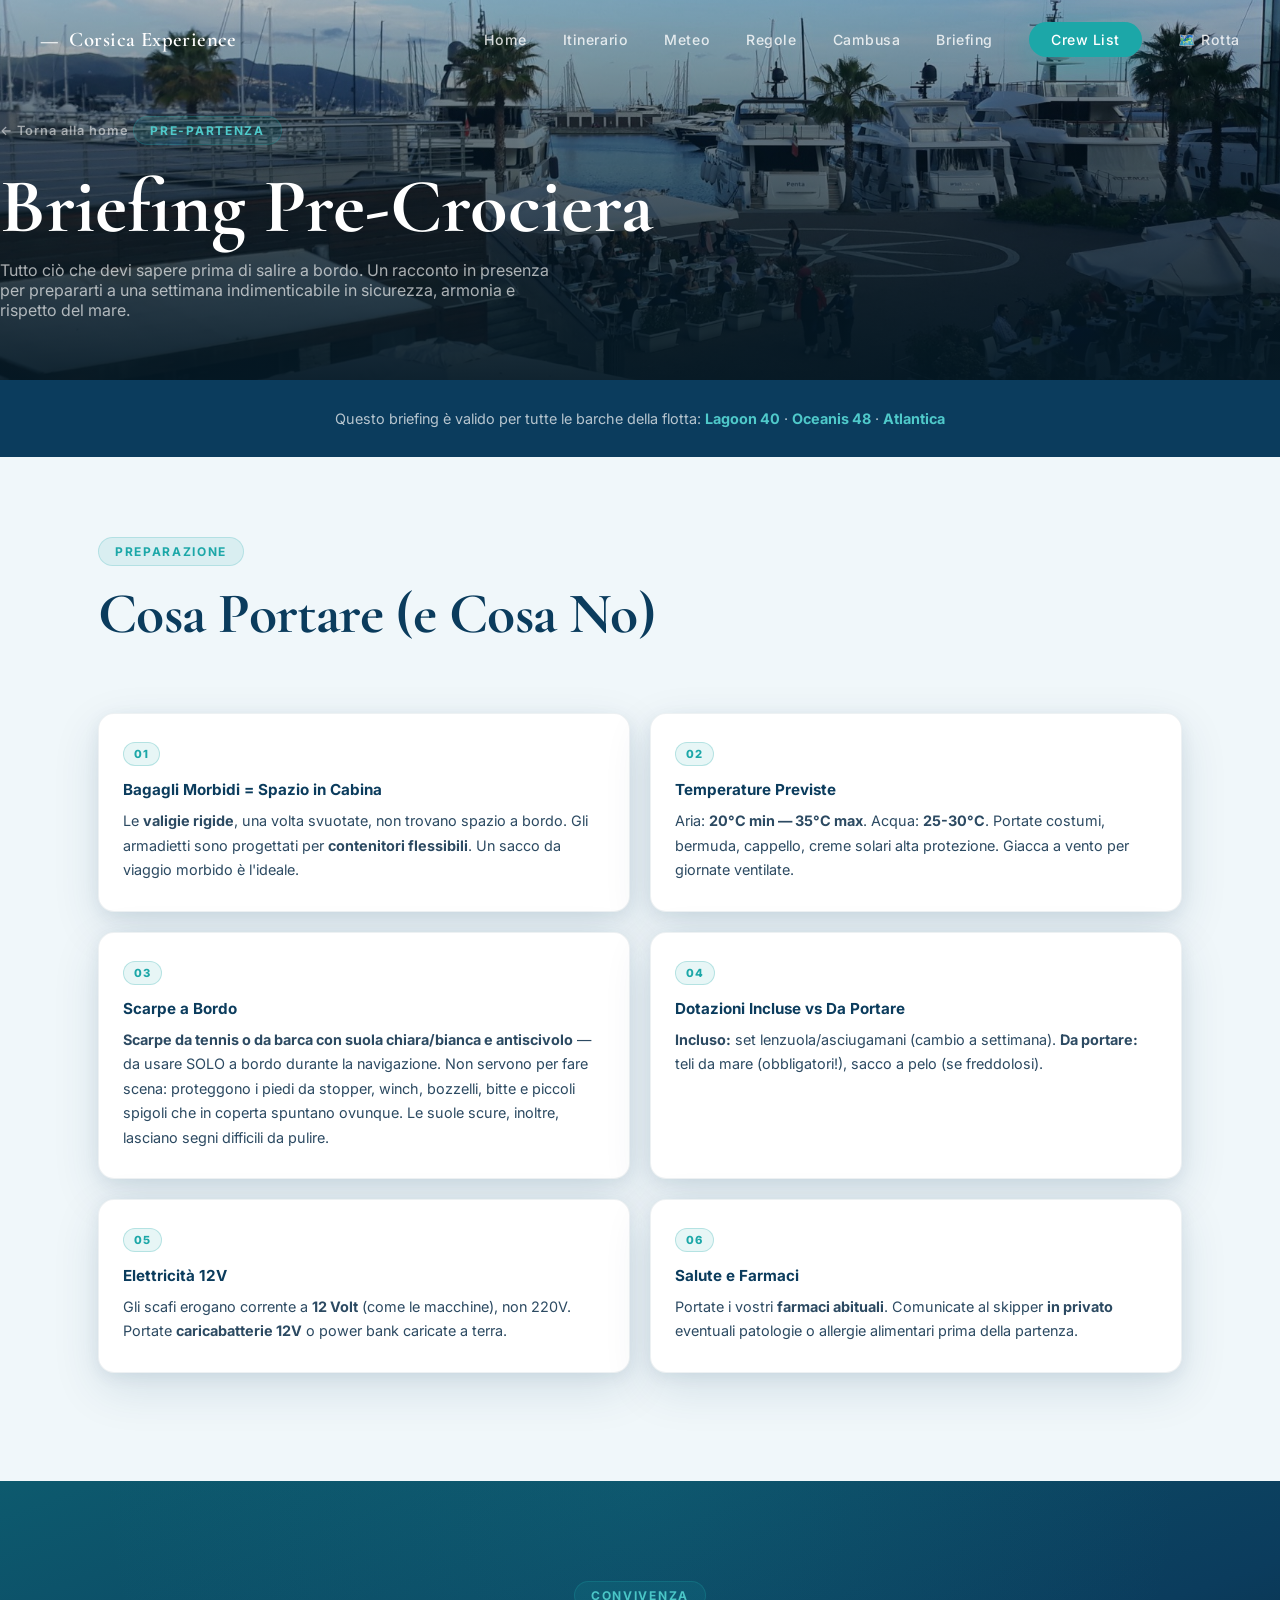
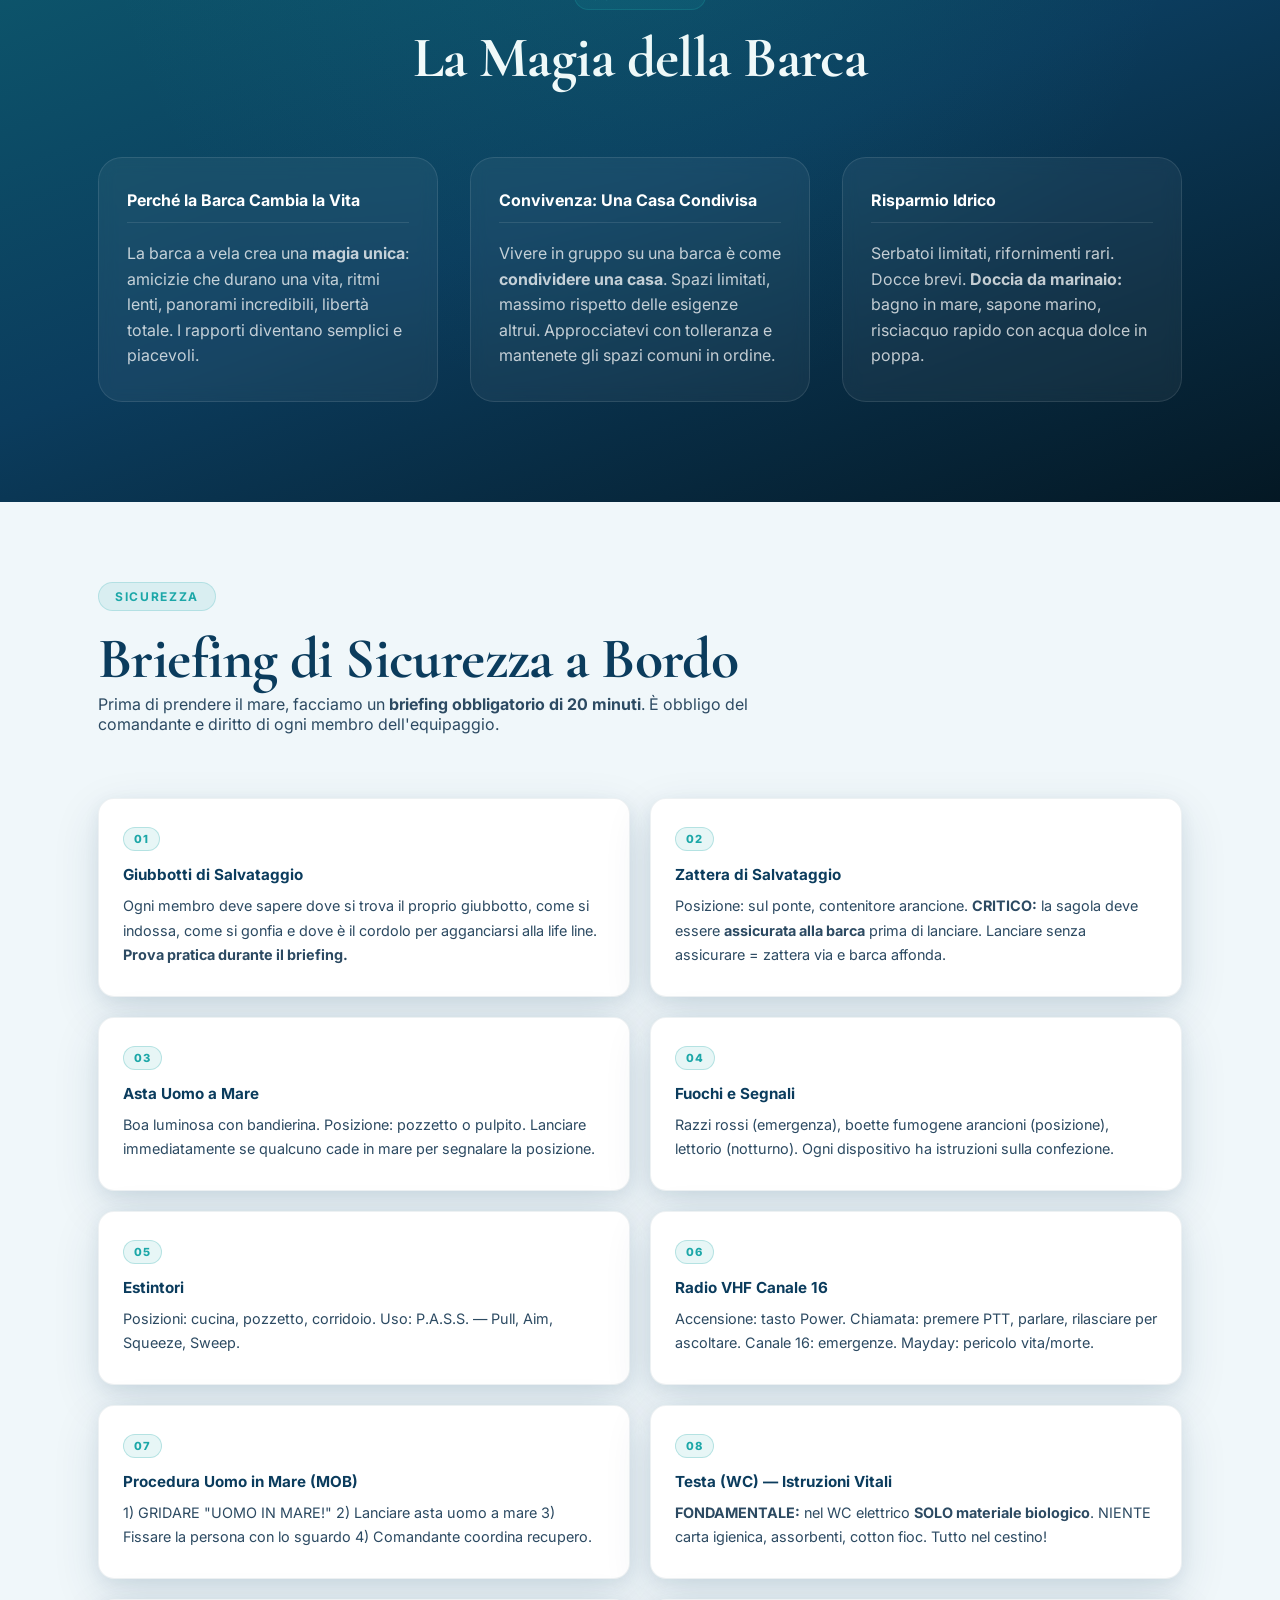
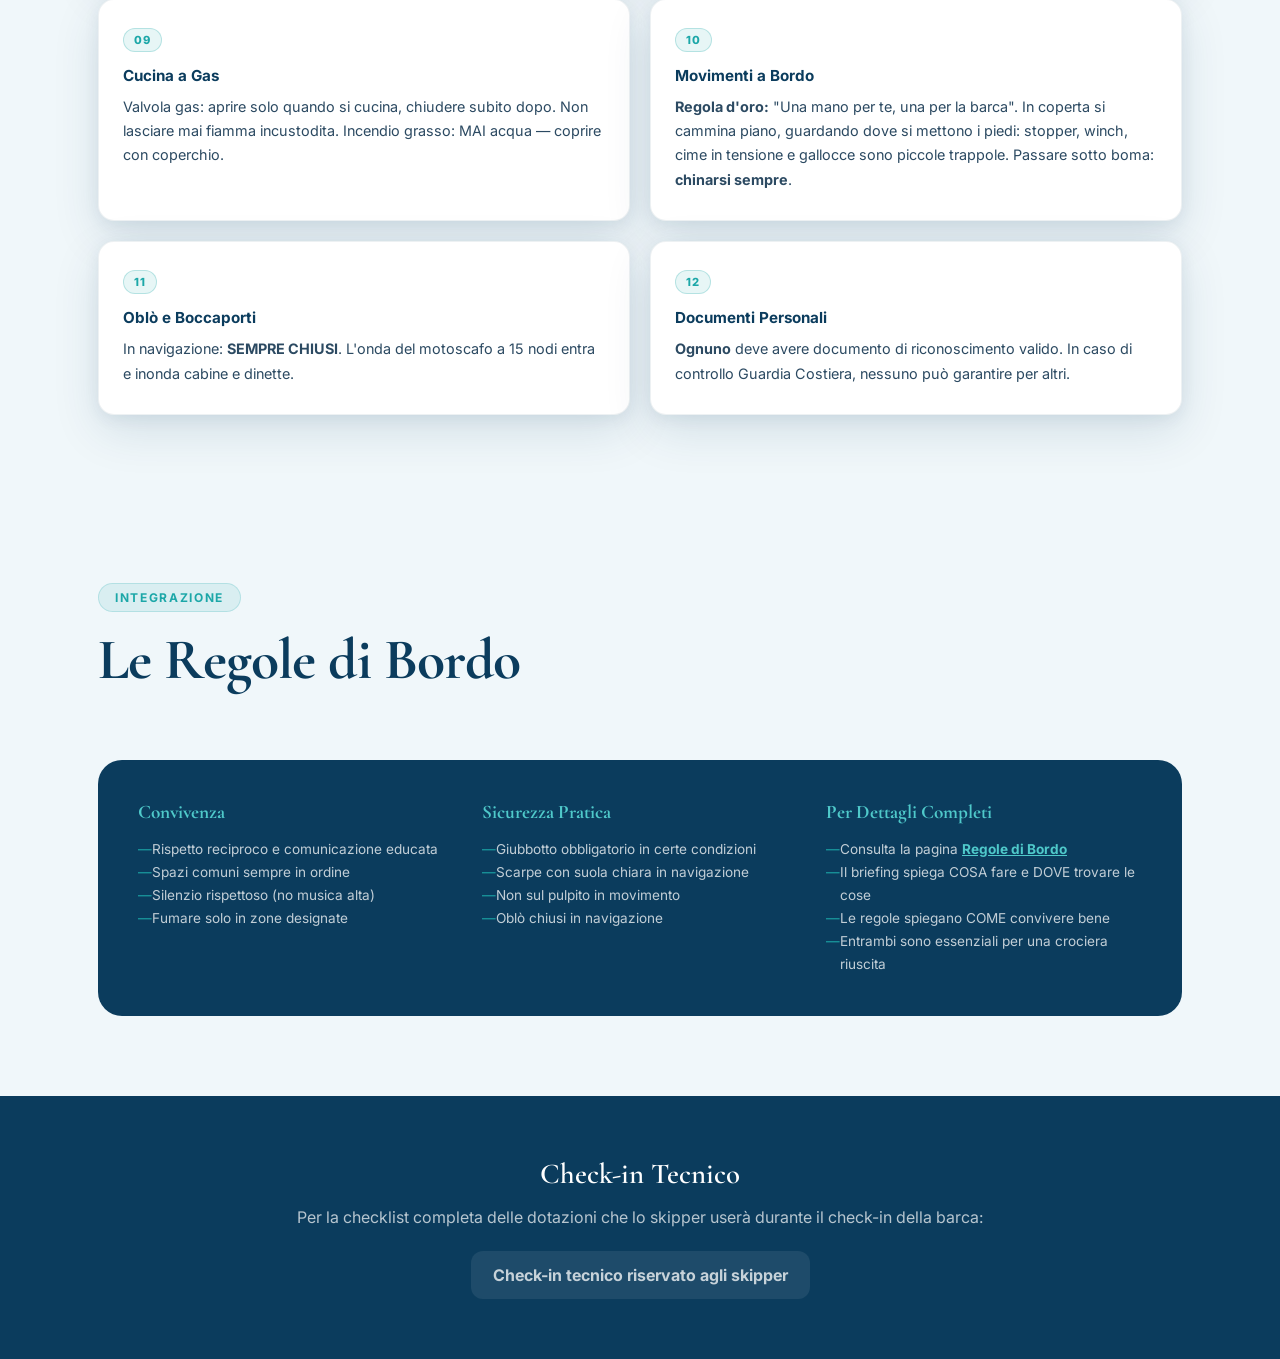
<file: briefing.html>
<!DOCTYPE html>
<html lang="it">
<head>
  <meta charset="UTF-8" />
  <meta name="viewport" content="width=device-width, initial-scale=1.0" />
  <title>Briefing Pre-Crociera — Corsica Experience</title>
  <link rel="stylesheet" href="styles.css" />
  <link rel="preconnect" href="https://fonts.googleapis.com" />
  <link rel="preconnect" href="https://fonts.gstatic.com" crossorigin />
  <link href="https://fonts.googleapis.com/css2?family=Cormorant+Garamond:ital,wght@0,300;0,400;0,600;0,700;1,300;1,400&family=Inter:wght@300;400;500;600;700&family=Bebas+Neue&display=swap" rel="stylesheet" />
</head>
<body>

  <nav class="nav scrolled" id="nav">
    <div class="nav-inner">
      <a class="nav-logo" href="index.html">
        <span class="logo-icon">—</span>
        <span>Corsica Experience</span>
      </a>
      <div class="nav-links">
        <a href="index.html">Home</a>
        <a href="index.html#itinerario">Itinerario</a>
        <a href="index.html#meteo">Meteo</a>
        <a href="regole.html">Regole</a>
        <a href="cambusa.html">Cambusa</a>
        <a href="briefing.html" class="active">Briefing</a>
        <a href="crewlist.html" class="nav-cta">Crew List</a>
        <a href="rotta.html">🗺️ Rotta</a>
      </div>
      <button class="nav-burger" id="navBurger" aria-label="Menu">
        <span></span><span></span><span></span>
      </button>
    </div>
    <div class="nav-mobile" id="navMobile">
      <a href="index.html">Home</a>
      <a href="index.html#itinerario">Itinerario</a>
      <a href="index.html#meteo">Meteo</a>
      <a href="regole.html">Regole</a>
      <a href="cambusa.html">Cambusa</a>
      <a href="briefing.html" style="color:var(--turq);font-weight:700;">Briefing →</a>
      <a href="crewlist.html">Crew List</a>
      <a href="rotta.html">🗺️ Rotta</a>
    </div>
  </nav>

  <div class="page-hero">
    <div class="page-hero-bg" style="background-image:url('img/hero.jpg')"></div>
    <div class="page-hero-overlay"></div>
    <div class="page-hero-content">
      <a href="index.html" class="back-link">← Torna alla home</a>
      <span class="label light">Pre-Partenza</span>
      <h1 class="page-hero-title">Briefing Pre-Crociera</h1>
      <p class="page-hero-sub">Tutto ciò che devi sapere prima di salire a bordo. Un racconto in presenza per prepararti a una settimana indimenticabile in sicurezza, armonia e rispetto del mare.</p>
    </div>
  </div>

  <div style="background:var(--ocean);padding:30px 0;">
    <div class="container" style="text-align:center;">
      <p style="color:rgba(255,255,255,.7);margin:0;font-size:.9rem;">
        Questo briefing è valido per tutte le barche della flotta:
        <span style="color:var(--turq-light);font-weight:700;">Lagoon 40</span> · 
        <span style="color:var(--turq-light);font-weight:700;">Oceanis 48</span> · 
        <span style="color:var(--turq-light);font-weight:700;">Atlantica</span>
      </p>
    </div>
  </div>

  <section class="regole" id="valigia" style="padding-top:80px;padding-bottom:60px;">
    <div class="container">
      <div class="section-header">
        <span class="label">Preparazione</span>
        <h2 class="h2">Cosa Portare (e Cosa No)</h2>
      </div>
      <div class="regole-grid">
        <div class="regola-card reveal-up">
          <div class="rc-icon">01</div>
          <h4>Bagagli Morbidi = Spazio in Cabina</h4>
          <p>Le <strong>valigie rigide</strong>, una volta svuotate, non trovano spazio a bordo. Gli armadietti sono progettati per <strong>contenitori flessibili</strong>. Un sacco da viaggio morbido è l'ideale.</p>
        </div>
        <div class="regola-card reveal-up d1">
          <div class="rc-icon">02</div>
          <h4>Temperature Previste</h4>
          <p>Aria: <strong>20°C min — 35°C max</strong>. Acqua: <strong>25-30°C</strong>. Portate costumi, bermuda, cappello, creme solari alta protezione. Giacca a vento per giornate ventilate.</p>
        </div>
        <div class="regola-card reveal-up d2">
          <div class="rc-icon">03</div>
          <h4>Scarpe a Bordo</h4>
          <p><strong>Scarpe da tennis o da barca con suola chiara/bianca e antiscivolo</strong> — da usare SOLO a bordo durante la navigazione. Non servono per fare scena: proteggono i piedi da stopper, winch, bozzelli, bitte e piccoli spigoli che in coperta spuntano ovunque. Le suole scure, inoltre, lasciano segni difficili da pulire.</p>
        </div>
        <div class="regola-card reveal-up">
          <div class="rc-icon">04</div>
          <h4>Dotazioni Incluse vs Da Portare</h4>
          <p><strong>Incluso:</strong> set lenzuola/asciugamani (cambio a settimana). <strong>Da portare:</strong> teli da mare (obbligatori!), sacco a pelo (se freddolosi).</p>
        </div>
        <div class="regola-card reveal-up d1">
          <div class="rc-icon">05</div>
          <h4>Elettricità 12V</h4>
          <p>Gli scafi erogano corrente a <strong>12 Volt</strong> (come le macchine), non 220V. Portate <strong>caricabatterie 12V</strong> o power bank caricate a terra.</p>
        </div>
        <div class="regola-card reveal-up d2">
          <div class="rc-icon">06</div>
          <h4>Salute e Farmaci</h4>
          <p>Portate i vostri <strong>farmaci abituali</strong>. Comunicate al skipper <strong>in privato</strong> eventuali patologie o allergie alimentari prima della partenza.</p>
        </div>
      </div>
    </div>
  </section>

  <section class="portare" id="vita-bordo">
    <div class="portare-bg"></div>
    <div class="container">
      <div class="section-header centered">
        <span class="label light">Convivenza</span>
        <h2 class="h2 light">La Magia della Barca</h2>
      </div>
      <div class="portare-grid">
        <div class="pg-col reveal-left">
          <h4>Perché la Barca Cambia la Vita</h4>
          <p>La barca a vela crea una <strong>magia unica</strong>: amicizie che durano una vita, ritmi lenti, panorami incredibili, libertà totale. I rapporti diventano semplici e piacevoli.</p>
        </div>
        <div class="pg-col reveal-up d1">
          <h4>Convivenza: Una Casa Condivisa</h4>
          <p>Vivere in gruppo su una barca è come <strong>condividere una casa</strong>. Spazi limitati, massimo rispetto delle esigenze altrui. Approcciatevi con tolleranza e mantenete gli spazi comuni in ordine.</p>
        </div>
        <div class="pg-col reveal-right d2">
          <h4>Risparmio Idrico</h4>
          <p>Serbatoi limitati, rifornimenti rari. Docce brevi. <strong>Doccia da marinaio:</strong> bagno in mare, sapone marino, risciacquo rapido con acqua dolce in poppa.</p>
        </div>
      </div>
    </div>
  </section>

  <section class="regole" id="sicurezza" style="padding-top:80px;padding-bottom:60px;">
    <div class="container">
      <div class="section-header">
        <span class="label">Sicurezza</span>
        <h2 class="h2">Briefing di Sicurezza a Bordo</h2>
        <p style="color:var(--text-mid);max-width:680px;">Prima di prendere il mare, facciamo un <strong>briefing obbligatorio di 20 minuti</strong>. È obbligo del comandante e diritto di ogni membro dell'equipaggio.</p>
      </div>
      <div class="regole-grid">
        <div class="regola-card reveal-up">
          <div class="rc-icon">01</div>
          <h4>Giubbotti di Salvataggio</h4>
          <p>Ogni membro deve sapere dove si trova il proprio giubbotto, come si indossa, come si gonfia e dove è il cordolo per agganciarsi alla life line. <strong>Prova pratica durante il briefing.</strong></p>
        </div>
        <div class="regola-card reveal-up d1">
          <div class="rc-icon">02</div>
          <h4>Zattera di Salvataggio</h4>
          <p>Posizione: sul ponte, contenitore arancione. <strong>CRITICO:</strong> la sagola deve essere <strong>assicurata alla barca</strong> prima di lanciare. Lanciare senza assicurare = zattera via e barca affonda.</p>
        </div>
        <div class="regola-card reveal-up d2">
          <div class="rc-icon">03</div>
          <h4>Asta Uomo a Mare</h4>
          <p>Boa luminosa con bandierina. Posizione: pozzetto o pulpito. Lanciare immediatamente se qualcuno cade in mare per segnalare la posizione.</p>
        </div>
        <div class="regola-card reveal-up">
          <div class="rc-icon">04</div>
          <h4>Fuochi e Segnali</h4>
          <p>Razzi rossi (emergenza), boette fumogene arancioni (posizione), lettorio (notturno). Ogni dispositivo ha istruzioni sulla confezione.</p>
        </div>
        <div class="regola-card reveal-up d1">
          <div class="rc-icon">05</div>
          <h4>Estintori</h4>
          <p>Posizioni: cucina, pozzetto, corridoio. Uso: P.A.S.S. — Pull, Aim, Squeeze, Sweep.</p>
        </div>
        <div class="regola-card reveal-up d2">
          <div class="rc-icon">06</div>
          <h4>Radio VHF Canale 16</h4>
          <p>Accensione: tasto Power. Chiamata: premere PTT, parlare, rilasciare per ascoltare. Canale 16: emergenze. Mayday: pericolo vita/morte.</p>
        </div>
        <div class="regola-card reveal-up">
          <div class="rc-icon">07</div>
          <h4>Procedura Uomo in Mare (MOB)</h4>
          <p>1) GRIDARE "UOMO IN MARE!" 2) Lanciare asta uomo a mare 3) Fissare la persona con lo sguardo 4) Comandante coordina recupero.</p>
        </div>
        <div class="regola-card reveal-up d1">
          <div class="rc-icon">08</div>
          <h4>Testa (WC) — Istruzioni Vitali</h4>
          <p><strong>FONDAMENTALE:</strong> nel WC elettrico <strong>SOLO materiale biologico</strong>. NIENTE carta igienica, assorbenti, cotton fioc. Tutto nel cestino!</p>
        </div>
        <div class="regola-card reveal-up d2">
          <div class="rc-icon">09</div>
          <h4>Cucina a Gas</h4>
          <p>Valvola gas: aprire solo quando si cucina, chiudere subito dopo. Non lasciare mai fiamma incustodita. Incendio grasso: MAI acqua — coprire con coperchio.</p>
        </div>
        <div class="regola-card reveal-up">
          <div class="rc-icon">10</div>
          <h4>Movimenti a Bordo</h4>
          <p><strong>Regola d'oro:</strong> "Una mano per te, una per la barca". In coperta si cammina piano, guardando dove si mettono i piedi: stopper, winch, cime in tensione e gallocce sono piccole trappole. Passare sotto boma: <strong>chinarsi sempre</strong>.</p>
        </div>
        <div class="regola-card reveal-up d1">
          <div class="rc-icon">11</div>
          <h4>Oblò e Boccaporti</h4>
          <p>In navigazione: <strong>SEMPRE CHIUSI</strong>. L'onda del motoscafo a 15 nodi entra e inonda cabine e dinette.</p>
        </div>
        <div class="regola-card reveal-up d2">
          <div class="rc-icon">12</div>
          <h4>Documenti Personali</h4>
          <p><strong>Ognuno</strong> deve avere documento di riconoscimento valido. In caso di controllo Guardia Costiera, nessuno può garantire per altri.</p>
        </div>
      </div>
    </div>
  </section>

  <section class="regole" id="regole" style="padding-top:60px;padding-bottom:80px;">
    <div class="container">
      <div class="section-header">
        <span class="label">Integrazione</span>
        <h2 class="h2">Le Regole di Bordo</h2>
      </div>
      <div class="regole-extra">
        <div class="re-block">
          <h4>Convivenza</h4>
          <ul>
            <li>Rispetto reciproco e comunicazione educata</li>
            <li>Spazi comuni sempre in ordine</li>
            <li>Silenzio rispettoso (no musica alta)</li>
            <li>Fumare solo in zone designate</li>
          </ul>
        </div>
        <div class="re-block">
          <h4>Sicurezza Pratica</h4>
          <ul>
            <li>Giubbotto obbligatorio in certe condizioni</li>
            <li>Scarpe con suola chiara in navigazione</li>
            <li>Non sul pulpito in movimento</li>
            <li>Oblò chiusi in navigazione</li>
          </ul>
        </div>
        <div class="re-block">
          <h4>Per Dettagli Completi</h4>
          <ul>
            <li>Consulta la pagina <a href="regole.html" style="color:var(--turq-light);font-weight:700;">Regole di Bordo</a></li>
            <li>Il briefing spiega COSA fare e DOVE trovare le cose</li>
            <li>Le regole spiegano COME convivere bene</li>
            <li>Entrambi sono essenziali per una crociera riuscita</li>
          </ul>
        </div>
      </div>
    </div>
  </section>

  <section style="background:var(--ocean);padding:60px 0;">
    <div class="container" style="text-align:center;">
      <h3 style="color:#fff;font-family:'Cormorant Garamond',serif;font-size:1.8rem;font-weight:600;margin-bottom:16px;">Check-in Tecnico</h3>
      <p style="color:rgba(255,255,255,.7);margin-bottom:24px;">Per la checklist completa delle dotazioni che lo skipper userà durante il check-in della barca:</p>
      <span style="display:inline-block;background:rgba(255,255,255,.08);color:rgba(255,255,255,.75);padding:14px 22px;border-radius:12px;font-weight:700;">Check-in tecnico riservato agli skipper</span>
    </div>
  </section>

<script src="script.js"></script>
</body>
</html>
</file>
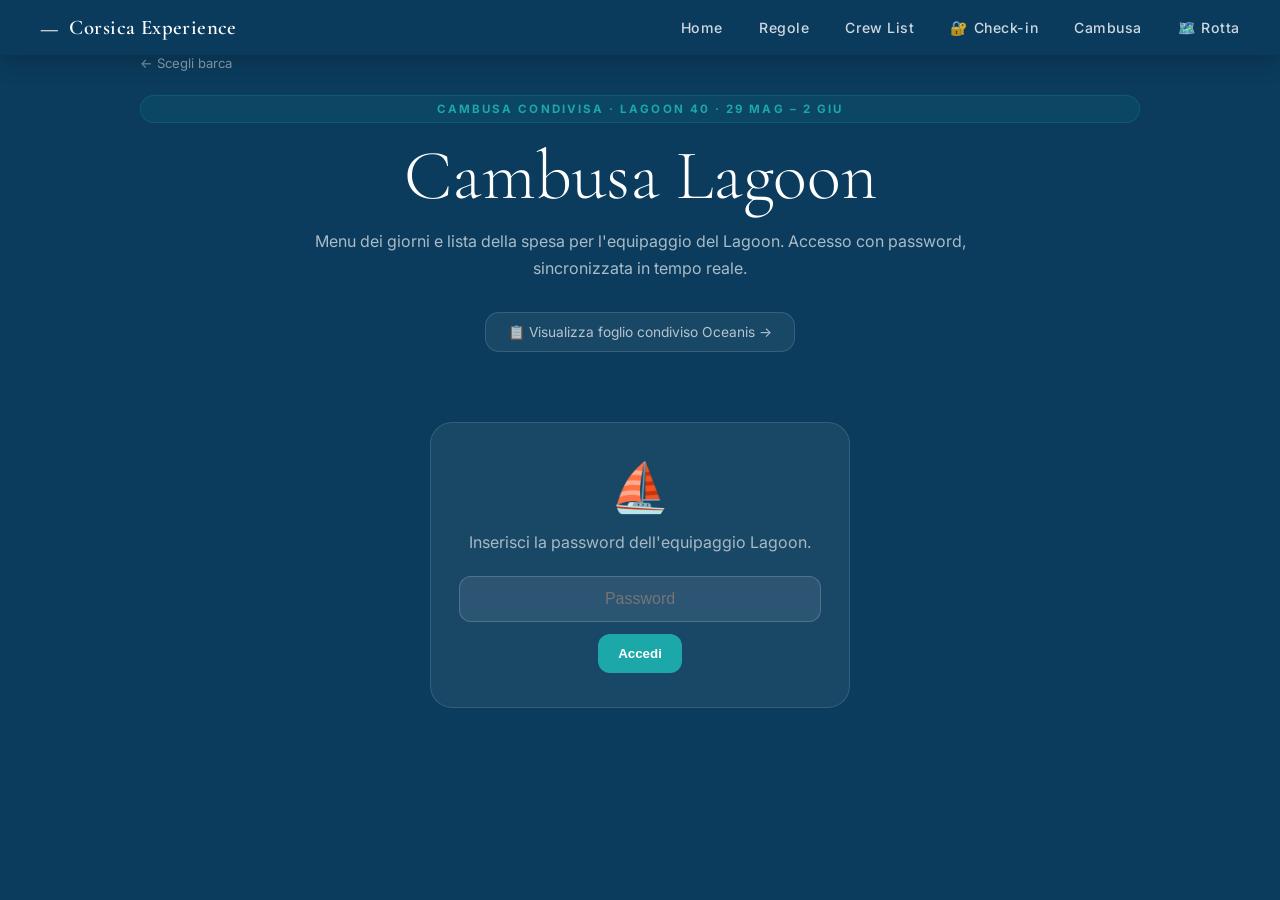
<file: cambusa-lagoon.html>
<!DOCTYPE html>
<html lang="it">
<head>
  <meta charset="UTF-8" />
  <meta name="viewport" content="width=device-width, initial-scale=1.0" />
  <title>Cambusa Lagoon — Corsica Experience</title>
  <link rel="stylesheet" href="styles.css?v=20260526i" />
  <link rel="preconnect" href="https://fonts.googleapis.com" />
  <link rel="preconnect" href="https://fonts.gstatic.com" crossorigin />
  <link href="https://fonts.googleapis.com/css2?family=Cormorant+Garamond:ital,wght@0,300;0,400;0,600;0,700;1,300;1,400&family=Inter:wght@300;400;500;600;700&family=Bebas+Neue&display=swap" rel="stylesheet" />
  <style>
    body { background: var(--ocean); color: #fff; min-height: 100vh; }
    .kb-wrap { max-width: 1040px; margin: 0 auto; padding: 52px 20px 90px; }
    .kb-header { text-align: center; margin-bottom: 30px; }
    .kb-header .label { display: block; margin-bottom: 10px; color: var(--turq); font-size: .72rem; font-weight: 700; letter-spacing: .18em; text-transform: uppercase; }
    .kb-header h1 { font-family: 'Cormorant Garamond', serif; font-size: clamp(2.6rem, 7vw, 4.4rem); font-weight: 300; margin-bottom: 10px; }
    .kb-header p { max-width: 680px; margin: 0 auto; color: rgba(255,255,255,.65); line-height: 1.7; }
    .kb-back { display: inline-flex; align-items: center; gap: 6px; color: rgba(255,255,255,.5); font-size: .82rem; text-decoration: none; margin-bottom: 24px; }
    .kb-back:hover { color: var(--turq-light); }
    .kb-lock { max-width: 420px; margin: 70px auto; padding: 34px 28px; border-radius: 22px; background: rgba(255,255,255,.06); border: 1px solid rgba(255,255,255,.12); text-align: center; }
    .kb-lock .icon { font-size: 3rem; margin-bottom: 14px; }
    .kb-lock p { color: rgba(255,255,255,.62); margin-bottom: 20px; line-height: 1.6; }
    .kb-lock input { width: 100%; padding: 13px 16px; border-radius: 12px; border: 1px solid rgba(255,255,255,.18); background: rgba(255,255,255,.08); color: #fff; text-align: center; font-size: 1rem; outline: none; margin-bottom: 12px; }
    .kb-lock button, .kb-action { border: none; border-radius: 12px; background: var(--turq); color: #fff; padding: 12px 20px; font-weight: 700; cursor: pointer; }
    .kb-err { display: none; margin-top: 12px; color: #f87171; font-size: .86rem; }

    /* Tabs */
    .kb-tabs { display: flex; gap: 8px; margin-bottom: 22px; }
    .kb-tab { flex: 1; padding: 13px; border: none; border-radius: 14px; cursor: pointer; font-weight: 700; font-size: .9rem; background: rgba(255,255,255,.07); color: rgba(255,255,255,.5); transition: background .2s, color .2s; }
    .kb-tab.active { background: var(--turq); color: #fff; }

    /* Spesa toolbar */
    .kb-toolbar { display: flex; gap: 12px; flex-wrap: wrap; align-items: center; justify-content: space-between; margin-bottom: 22px; padding: 16px 18px; background: rgba(255,255,255,.05); border: 1px solid rgba(255,255,255,.1); border-radius: 18px; }
    .kb-progress { flex: 1; min-width: 220px; }
    .kb-progress-label { font-size: .85rem; color: rgba(255,255,255,.65); margin-bottom: 8px; }
    .kb-progress-track { height: 8px; background: rgba(255,255,255,.08); border-radius: 20px; overflow: hidden; }
    .kb-progress-fill { height: 100%; width: 0; background: var(--turq); transition: width .25s ease; }
    .kb-sync { display: flex; align-items: center; gap: 6px; font-size: .78rem; padding: 6px 12px; border-radius: 20px; background: rgba(255,255,255,.06); color: rgba(255,255,255,.55); }
    .kb-sync.ok { color: #4ade80; background: rgba(74,222,128,.08); }
    .kb-sync.busy { color: var(--turq-light); }
    .kb-sync.local { color: rgba(255,255,255,.4); }
    .kb-actions { display: flex; gap: 8px; flex-wrap: wrap; }
    .kb-action.secondary { background: rgba(255,255,255,.08); border: 1px solid rgba(255,255,255,.14); color: rgba(255,255,255,.75); }

    /* Spesa grid */
    .kb-grid { display: grid; grid-template-columns: repeat(2, minmax(0, 1fr)); gap: 18px; }
    .kb-section { background: rgba(255,255,255,.045); border: 1px solid rgba(255,255,255,.1); border-radius: 20px; overflow: hidden; }
    .kb-section-head { display: flex; align-items: center; gap: 12px; padding: 17px 18px; background: rgba(255,255,255,.055); }
    .kb-section-head .emoji { font-size: 1.35rem; }
    .kb-section-head h2 { flex: 1; font-size: 1rem; font-weight: 700; }
    .kb-count { color: rgba(255,255,255,.45); font-size: .8rem; }
    .kb-list { padding: 8px 0; }
    .kb-item { display: grid; grid-template-columns: 22px 1fr auto; gap: 12px; align-items: start; padding: 11px 18px; border-top: 1px solid rgba(255,255,255,.055); }
    .kb-item input { width: 20px; height: 20px; accent-color: var(--turq); margin-top: 2px; cursor: pointer; }
    .kb-item-name { display: block; color: rgba(255,255,255,.86); font-size: .9rem; line-height: 1.35; }
    .kb-item.done .kb-item-name { color: rgba(255,255,255,.38); text-decoration: line-through; }
    .kb-qty { color: var(--turq-light); font-size: .78rem; font-weight: 700; white-space: nowrap; }
    .kb-nota { display: block; font-size: .72rem; color: rgba(255,255,255,.36); margin-top: 2px; font-weight: 400; }
    .kb-meta { margin-top: 22px; color: rgba(255,255,255,.45); font-size: .8rem; text-align: center; }

    /* Menu giornaliero */
    .day-grid { display: grid; gap: 16px; }
    .day-card { background: rgba(255,255,255,.05); border: 1px solid rgba(255,255,255,.1); border-radius: 20px; overflow: hidden; }
    .day-head { display: flex; align-items: center; gap: 14px; padding: 15px 18px; background: rgba(255,255,255,.055); }
    .day-date { font-family: 'Cormorant Garamond', serif; font-size: 1.22rem; font-weight: 600; flex: 1; }
    .day-badge { font-size: .68rem; font-weight: 700; letter-spacing: .1em; text-transform: uppercase; color: var(--turq); background: rgba(0,180,180,.12); padding: 3px 10px; border-radius: 6px; border: 1px solid rgba(0,180,180,.2); }
    .pasto-block { padding: 12px 18px; border-top: 1px solid rgba(255,255,255,.06); }
    .pasto-label { font-size: .7rem; color: rgba(255,255,255,.38); font-weight: 700; text-transform: uppercase; letter-spacing: .12em; margin-bottom: 3px; }
    .pasto-piatto { font-weight: 600; color: rgba(255,255,255,.88); font-size: .95rem; margin-bottom: 8px; }
    .ing-pills { display: flex; flex-wrap: wrap; gap: 5px; }
    .ing-pill { font-size: .73rem; padding: 3px 9px; border-radius: 7px; background: rgba(255,255,255,.06); color: rgba(255,255,255,.58); border: 1px solid rgba(255,255,255,.09); }
    .ing-pill strong { color: var(--turq-light); margin-right: 3px; }
    .menu-empty { text-align: center; padding: 60px 20px; color: rgba(255,255,255,.42); line-height: 1.9; }
    .kb-add-form { display: none; background: rgba(255,255,255,.06); border: 1px solid rgba(255,255,255,.15); border-radius: 16px; padding: 16px 18px; margin-bottom: 18px; }
    .kb-add-form.visible { display: block; }
    .kb-add-row { display: flex; gap: 8px; flex-wrap: wrap; align-items: stretch; }
    .kb-add-input { flex: 1; min-width: 130px; padding: 10px 13px; border-radius: 10px; border: 1px solid rgba(255,255,255,.18); background: rgba(255,255,255,.07); color: #fff; font-size: .88rem; outline: none; }
    .kb-add-input::placeholder { color: rgba(255,255,255,.28); }
    .kb-add-select { padding: 10px 12px; border-radius: 10px; border: 1px solid rgba(255,255,255,.18); background: rgba(20,40,70,.95); color: #fff; font-size: .82rem; outline: none; cursor: pointer; }
    .kb-add-btn { padding: 10px 18px; border-radius: 10px; border: none; background: var(--turq); color: #fff; font-weight: 700; cursor: pointer; white-space: nowrap; font-size: .88rem; }
    .kb-del { display: none; border: none; background: rgba(248,113,113,.12); color: #f87171; border-radius: 7px; width: 28px; height: 28px; cursor: pointer; font-size: .85rem; align-items: center; justify-content: center; flex-shrink: 0; align-self: center; }
    body.edit-mode .kb-del { display: flex; }
    body.edit-mode .kb-item { grid-template-columns: 22px 1fr auto 32px; }
    .kb-action.edit-on { background: rgba(255,200,0,.15); border-color: rgba(255,200,0,.3) !important; color: #fcd34d !important; }
    .kb-sheet-banner { text-align: center; margin-bottom: 28px; }
    .kb-sheet-banner a { display: inline-flex; align-items: center; gap: 9px; padding: 11px 22px; border-radius: 14px; background: rgba(255,255,255,.06); border: 1px solid rgba(255,255,255,.13); color: rgba(255,255,255,.68); text-decoration: none; font-size: .86rem; transition: background .2s, border-color .2s, color .2s; }
    .kb-sheet-banner a:hover { background: rgba(255,255,255,.11); border-color: var(--turq); color: #fff; }

    @media (max-width: 820px) { .kb-grid { grid-template-columns: 1fr; } .kb-toolbar { align-items: stretch; } .kb-actions { width: 100%; } .kb-action { flex: 1; } }
    @media print { .nav, .kb-lock, .kb-toolbar, .kb-back, .kb-tabs { display: none !important; } body { background: #fff !important; color: #111 !important; } .kb-wrap { max-width: 100%; padding: 10mm !important; } .kb-header h1 { color: #0b3c5d !important; } .kb-header p, .kb-header .label { color: #555 !important; } .kb-grid { grid-template-columns: repeat(2, 1fr); gap: 8px; } .kb-section { break-inside: avoid; background: #fff !important; border: 1px solid #cbd5e1 !important; } .kb-section-head { background: #e8f0f7 !important; color: #0b3c5d !important; } .kb-item { border-top: 1px solid #eee !important; } .kb-item-name { color: #222 !important; } .kb-qty { color: #0b3c5d !important; } }
  </style>
</head>
<body>
<nav class="nav scrolled" id="nav">
  <div class="nav-inner">
    <a class="nav-logo" href="index.html"><span class="logo-icon">—</span><span>Corsica Experience</span></a>
    <div class="nav-links">
      <a href="index.html">Home</a>
      <a href="regole.html">Regole</a>
      <a href="crewlist.html">Crew List</a>
      <a href="checkin.html">🔐 Check-in</a>
      <a href="cambusa.html" class="active">Cambusa</a>
      <a href="rotta.html">🗺️ Rotta</a>
    </div>
    <button class="nav-burger" id="navBurger" aria-label="Menu"><span></span><span></span><span></span></button>
  </div>
  <div class="nav-mobile" id="navMobile">
    <a href="index.html">Home</a>
    <a href="regole.html">Regole</a>
    <a href="crewlist.html">Crew List</a>
    <a href="checkin.html">🔐 Check-in</a>
    <a href="cambusa.html" style="color:var(--turq);font-weight:700;">Cambusa →</a>
    <a href="rotta.html">🗺️ Rotta</a>
  </div>
</nav>

<main class="kb-wrap">
  <a href="cambusa.html" class="kb-back">← Scegli barca</a>
  <div class="kb-header">
    <span class="label">Cambusa condivisa · Lagoon 40 · 29 Mag – 2 Giu</span>
    <h1>Cambusa Lagoon</h1>
    <p>Menu dei giorni e lista della spesa per l'equipaggio del Lagoon. Accesso con password, sincronizzata in tempo reale.</p>
  </div>

  <div class="kb-sheet-banner">
    <a href="https://docs.google.com/spreadsheets/d/1CfeX8hzCmV-5CWcaXFLJq5ZDB6ye0V9DNtiioKjtH20/edit?usp=sharing" target="_blank" rel="noopener">
      📋 Visualizza foglio condiviso Oceanis →
    </a>
  </div>

  <section class="kb-lock" id="kbLock">
    <div class="icon">⛵</div>
    <p>Inserisci la password dell'equipaggio Lagoon.</p>
    <input type="password" id="kbPwd" placeholder="Password" onkeydown="if(event.key==='Enter')unlockCambusa()" />
    <button onclick="unlockCambusa()">Accedi</button>
    <div class="kb-err" id="kbErr">Password errata. Riprova.</div>
  </section>

  <section id="kbContent" style="display:none">

    <!-- Tab switcher -->
    <div class="kb-tabs">
      <button class="kb-tab active" id="tabMenu" onclick="switchTab('menu',this)">🍽️ Menu dei Giorni</button>
      <button class="kb-tab" id="tabSpesa" onclick="switchTab('spesa',this)">🛒 Lista della Spesa</button>
    </div>

    <!-- Menu panel -->
    <div id="panelMenu">
      <div class="day-grid" id="menuGrid">
        <div class="menu-empty">Caricamento menu…</div>
      </div>
    </div>

    <!-- Spesa panel -->
    <div id="panelSpesa" style="display:none">
      <div class="kb-toolbar">
        <div class="kb-progress">
          <div class="kb-progress-label" id="kbProgressLabel">0 / 0 completati</div>
          <div class="kb-progress-track"><div class="kb-progress-fill" id="kbProgressFill"></div></div>
        </div>
        <div id="kbSyncStatus" class="kb-sync local">💾 Locale</div>
        <div class="kb-actions">
          <button class="kb-action secondary edit-on" id="btnEdit" onclick="toggleEditMode()">✏️ Modifica</button>
          <a href="https://docs.google.com/spreadsheets/d/1CfeX8hzCmV-5CWcaXFLJq5ZDB6ye0V9DNtiioKjtH20/edit?usp=sharing" target="_blank" rel="noopener" class="kb-action secondary" style="text-decoration:none">📋 Foglio</a>
          <button class="kb-action secondary" onclick="resetCambusa()">↺ Azzera</button>
          <button class="kb-action" onclick="window.print()">🖨️ Stampa</button>
        </div>
      </div>
      <div class="kb-add-form" id="kbAddForm">
        <div style="font-size:.72rem;color:rgba(255,255,255,.42);margin-bottom:11px;font-weight:700;text-transform:uppercase;letter-spacing:.12em">➕ Aggiungi articolo</div>
        <div class="kb-add-row">
          <input class="kb-add-input" id="addNome" placeholder="Nome articolo" onkeydown="if(event.key==='Enter')addNewItem()" />
          <input class="kb-add-input" id="addQty" placeholder="Qtà (es. 2 kg)" style="max-width:140px" onkeydown="if(event.key==='Enter')addNewItem()" />
          <select class="kb-add-select" id="addCat">
            <option value="Cucina">🧂 Cucina</option>
            <option value="Verdure">🥬 Verdure</option>
            <option value="Frutta">🍎 Frutta</option>
            <option value="Pasta/Cereali">🍝 Pasta/Cereali</option>
            <option value="Freschi">🧀 Freschi</option>
            <option value="Affettati">🥩 Affettati</option>
            <option value="Scatolame">🥫 Scatolame</option>
            <option value="Colazione">☕ Colazione</option>
            <option value="Bevande" selected>🥤 Bevande</option>
            <option value="Varie">🧺 Varie</option>
            <option value="Pulizie">🧽 Pulizie</option>
          </select>
          <button class="kb-add-btn" onclick="addNewItem()">+ Aggiungi</button>
        </div>
      </div>
      <div class="kb-grid" id="kbGrid"></div>
      <div class="kb-meta">Lagoon 40 · Corsica Experience · Ven 29 Mag – Mar 2 Giu · Check-in/out ore 17:00</div>
    </div>

  </section>
</main>

<script>
const CAMBUSA_PASSWORD = 'Lagoon';
const CAMBUSA_KEY     = 'cambusa_lagoon_v1';
const AUTH_KEY        = 'auth_cambusa_lg_ts';
const AUTH_TTL        = 14 * 24 * 60 * 60 * 1000; // 14 giorni
const SHEETS_URL      = 'https://script.google.com/macros/s/AKfycbxRXxwlm9UkspuvaXa0_bpnErGhvt9IO8PuOo07U4D8y1gu2jIIQM9RSLDjzac1TZlOQQ/exec';

const CAT_ICONS = {
  'Cucina':'🧂','Verdure':'🥬','Frutta':'🍎','Pasta/Cereali':'🍝','Carne/Pesce':'🥩',
  'Freschi':'🧀','Affettati':'🥩','Scatolame':'🥫','Colazione':'☕','Varie':'🧺',
  'Bevande':'🥤','Pulizie':'🧽','Dotazioni':'⚓'
};
const PASTO_ICONS = { 'Colazione': '☕', 'Pranzo': '🥗', 'Cena': '🍝' };

let CAMBUSA = [];
let cambusaState = {};

function slugify(s) {
  return String(s).toLowerCase().normalize('NFD').replace(/[̀-ͯ]/g,'')
    .replace(/\s+/g,'-').replace(/[^a-z0-9-]/g,'').replace(/-+/g,'-').replace(/^-|-$/g,'');
}
function setSyncStatus(state, text) {
  const el = document.getElementById('kbSyncStatus');
  if (el) { el.className = 'kb-sync ' + state; el.textContent = text; }
}
function showSpesaMsg(msg) {
  document.getElementById('kbGrid').innerHTML = `<div style="grid-column:1/-1;text-align:center;padding:50px 20px;color:rgba(255,255,255,.5);line-height:1.8">${msg}</div>`;
}

function doUnlock() {
  document.getElementById('kbLock').style.display='none';
  document.getElementById('kbContent').style.display='block';
  loadMenu();
  loadSpesa();
}
function unlockCambusa() {
  const pwd = document.getElementById('kbPwd').value;
  if (pwd !== CAMBUSA_PASSWORD) { document.getElementById('kbErr').style.display='block'; return; }
  localStorage.setItem(AUTH_KEY, Date.now().toString());
  doUnlock();
}
// Auto-login se token valido
(function() {
  try {
    const ts = parseInt(localStorage.getItem(AUTH_KEY) || '0', 10);
    if (ts && Date.now() - ts < AUTH_TTL) doUnlock();
  } catch(e) {}
})();

/* ---- MENU ---- */
function loadMenu() {
  const cb = 'cbMenu_' + Date.now();
  const tm = setTimeout(() => { delete window[cb]; renderMenuEmpty('Timeout caricamento menu.'); }, 14000);
  window[cb] = function(data) {
    clearTimeout(tm); delete window[cb];
    if (data && Array.isArray(data.giorni) && data.giorni.length) {
      renderMenu(data);
    } else {
      renderMenuEmpty('Menu non ancora compilato.<br>Apri il foglio Lagoon → tab <strong>menu</strong>.');
    }
  };
  const s = document.createElement('script');
  s.src = SHEETS_URL + '?action=getMenu&callback=' + cb;
  s.onerror = () => { clearTimeout(tm); delete window[cb]; renderMenuEmpty('Impossibile raggiungere il foglio.'); };
  document.head.appendChild(s);
}

function renderMenu(data) {
  const grid = document.getElementById('menuGrid');
  grid.innerHTML = data.giorni.map(g => {
    const pastiHtml = g.pasti.map(p => {
      const ings = p.ingredienti.length
        ? p.ingredienti.map(i => `<span class="ing-pill"><strong>${i.qty}</strong>${i.nome}</span>`).join('')
        : '<span style="color:rgba(255,255,255,.3);font-size:.75rem">nessun ingrediente in ricettario</span>';
      return `<div class="pasto-block">
        <div class="pasto-label">${PASTO_ICONS[p.pasto]||'🍽️'} ${p.pasto}</div>
        <div class="pasto-piatto">${p.piatto}</div>
        <div class="ing-pills">${ings}</div>
      </div>`;
    }).join('');
    const badge = g.nota ? `<span class="day-badge">${g.nota}</span>` : '';
    return `<div class="day-card">
      <div class="day-head"><span class="day-date">${g.giorno} ${fmtData(g.data)}</span>${badge}</div>
      ${pastiHtml}
    </div>`;
  }).join('');
}

function renderMenuEmpty(msg) {
  document.getElementById('menuGrid').innerHTML = `<div class="menu-empty">${msg}</div>`;
}

function fmtData(d) {
  const mesi = ['Gen','Feb','Mar','Apr','Mag','Giu','Lug','Ago','Set','Ott','Nov','Dic'];
  const p = String(d).split('/');
  if (p.length === 3) return parseInt(p[0]) + ' ' + mesi[parseInt(p[1])-1];
  return d;
}

/* ---- SPESA (legge dal riepilogo — fonte di verità) ---- */
function loadSpesa() {
  setSyncStatus('busy', '↻ Caricamento...');
  showSpesaMsg('Caricamento lista dal foglio…');
  const cb = 'cbList_' + Date.now();
  const tm = setTimeout(() => { delete window[cb]; setSyncStatus('local','⚠️ Timeout'); showSpesaMsg('Timeout — riprova.'); }, 14000);
  window[cb] = function(data) {
    clearTimeout(tm); delete window[cb];
    if (Array.isArray(data) && data.length) {
      CAMBUSA = data;
      cambusaState = {};
      data.forEach(sec => sec.items.forEach(it => { if (it.checked) cambusaState[it.id] = true; }));
      localStorage.setItem(CAMBUSA_KEY, JSON.stringify(cambusaState));
      setSyncStatus('ok', '☁️ Sincronizzato');
      renderSpesa();
    } else {
      setSyncStatus('local', '⚠️ Lista vuota');
      showSpesaMsg('Riepilogo non ancora generato.<br>Apri il foglio Lagoon → <strong>🧭 Cambusa → Genera Riepilogo</strong>.');
    }
  };
  const s = document.createElement('script');
  s.src = SHEETS_URL + '?action=getRiepilogo&callback=' + cb;
  s.onerror = () => { clearTimeout(tm); delete window[cb]; setSyncStatus('local','⚠️ Errore'); showSpesaMsg('Impossibile raggiungere il foglio.'); };
  document.head.appendChild(s);
}

function pushToSheets(nome, val) {
  const cb = 'cbSet_' + Date.now();
  window[cb] = function() { delete window[cb]; setSyncStatus('ok','☁️ Sincronizzato'); };
  const s = document.createElement('script');
  s.src = SHEETS_URL + '?action=setRiepilogoCheck&nome=' + encodeURIComponent(nome) + '&val=' + val + '&callback=' + cb;
  s.onerror = () => { delete window[cb]; setSyncStatus('local','⚠️ Errore sync'); };
  document.head.appendChild(s);
}

function saveCambusa() { localStorage.setItem(CAMBUSA_KEY, JSON.stringify(cambusaState)); }

function renderSpesa() {
  const grid = document.getElementById('kbGrid');
  if (!CAMBUSA.length) { showSpesaMsg('Lista vuota.'); updateProgress(); return; }
  grid.innerHTML = CAMBUSA.map(sec => {
    const sid = slugify(sec.category);
    const done = sec.items.filter(it => cambusaState[it.id]).length;
    const icon = CAT_ICONS[sec.category] || '📦';
    return `<section class="kb-section"><div class="kb-section-head"><span class="emoji">${icon}</span><h2>${sec.category}</h2><span class="kb-count" id="cnt-${sid}">${done}/${sec.items.length}</span></div><div class="kb-list">${sec.items.map(itemHtml).join('')}</div></section>`;
  }).join('');
  updateProgress();
  if (editMode) { document.body.classList.add('edit-mode'); document.getElementById('kbAddForm').classList.add('visible'); }
}

function itemHtml(it) {
  const done = !!cambusaState[it.id];
  const safeNome = it.nome.replace(/'/g,"\\'");
  const qtyStr = [it.qty, it.unit].filter(Boolean).join(' ');
  const notaHtml = it.nota ? `<span class="kb-nota">${it.nota}</span>` : '';
  return `<label class="kb-item${done?' done':''}" id="item-${it.id}"><input type="checkbox" ${done?'checked':''} onchange="toggleItem('${it.id}','${safeNome}',this.checked)"/><span class="kb-item-name">${it.nome}${notaHtml}</span><span class="kb-qty">${qtyStr}</span><button class="kb-del" title="Rimuovi" onclick="removeItem(event,'${it.id}','${safeNome}')">🗑</button></label>`;
}

function toggleItem(id, nome, checked) {
  cambusaState[id] = checked;
  saveCambusa();
  const el = document.getElementById('item-' + id);
  if (el) el.classList.toggle('done', checked);
  CAMBUSA.forEach(sec => {
    if (sec.items.find(it => it.id === id)) {
      const d = sec.items.filter(it => cambusaState[it.id]).length;
      const cnt = document.getElementById('cnt-' + slugify(sec.category));
      if (cnt) cnt.textContent = d + '/' + sec.items.length;
    }
  });
  updateProgress();
  setSyncStatus('busy','↻ Salvataggio…'); pushToSheets(nome, checked);
}

function updateProgress() {
  const all  = CAMBUSA.reduce((s,sec) => s + sec.items.length, 0);
  const done = CAMBUSA.reduce((s,sec) => s + sec.items.filter(it=>cambusaState[it.id]).length, 0);
  const pct  = all ? Math.round(done/all*100) : 0;
  document.getElementById('kbProgressLabel').textContent = done + ' / ' + all + ' completati (' + pct + '%)';
  document.getElementById('kbProgressFill').style.width = pct + '%';
}

function resetCambusa() {
  if (!confirm('Azzerare tutte le spunte del Lagoon?')) return;
  cambusaState = {}; saveCambusa();
  setSyncStatus('busy','↻ Azzeramento…');
  const cb = 'cbReset_' + Date.now();
  window[cb] = () => { delete window[cb]; setSyncStatus('ok','☁️ Sincronizzato'); };
  const s = document.createElement('script');
  s.src = SHEETS_URL + '?action=reset&callback=' + cb;
  document.head.appendChild(s);
  renderSpesa();
}

/* ---- EDIT MODE ---- */
let editMode = false;

function toggleEditMode() {
  editMode = !editMode;
  document.body.classList.toggle('edit-mode', editMode);
  const btn = document.getElementById('btnEdit');
  if (btn) { btn.textContent = editMode ? '✅ Fine modifica' : '✏️ Modifica'; btn.classList.toggle('edit-on', editMode); }
  document.getElementById('kbAddForm').classList.toggle('visible', editMode);
}

function addNewItem() {
  const nome = document.getElementById('addNome').value.trim();
  const qty  = document.getElementById('addQty').value.trim();
  const cat  = document.getElementById('addCat').value;
  if (!nome) { document.getElementById('addNome').focus(); return; }
  setSyncStatus('busy', '↻ Aggiunta…');
  const cb = 'cbAdd_' + Date.now();
  window[cb] = function(data) {
    delete window[cb];
    if (data && data.ok) {
      const newItem = { id: data.id, nome: data.nome, qty: data.qty || '', checked: false };
      let sec = CAMBUSA.find(s => s.category === data.categoria);
      if (sec) { sec.items.push(newItem); }
      else { CAMBUSA.push({ category: data.categoria, items: [newItem] }); }
      document.getElementById('addNome').value = '';
      document.getElementById('addQty').value = '';
      setSyncStatus('ok', '☁️ Sincronizzato');
      renderSpesa();
    } else { setSyncStatus('local', '⚠️ Errore aggiunta'); }
  };
  const s = document.createElement('script');
  s.src = SHEETS_URL + '?action=addItem&nome=' + encodeURIComponent(nome) + '&qty=' + encodeURIComponent(qty) + '&cat=' + encodeURIComponent(cat) + '&callback=' + cb;
  s.onerror = () => { delete window[cb]; setSyncStatus('local', '⚠️ Errore'); };
  document.head.appendChild(s);
}

function removeItem(event, id, nome) {
  event.preventDefault(); event.stopPropagation();
  if (!confirm('Rimuovere "' + nome + '" dalla lista?')) return;
  setSyncStatus('busy', '↻ Rimozione…');
  CAMBUSA.forEach(sec => { const i = sec.items.findIndex(it => it.id === id); if (i >= 0) sec.items.splice(i, 1); });
  CAMBUSA = CAMBUSA.filter(sec => sec.items.length > 0);
  delete cambusaState[id]; saveCambusa(); renderSpesa();
  const cb = 'cbDel_' + Date.now();
  window[cb] = () => { delete window[cb]; setSyncStatus('ok', '☁️ Sincronizzato'); };
  const s = document.createElement('script');
  s.src = SHEETS_URL + '?action=removeItem&id=' + encodeURIComponent(id) + '&callback=' + cb;
  s.onerror = () => { delete window[cb]; setSyncStatus('local', '⚠️ Errore'); };
  document.head.appendChild(s);
}

/* ---- TAB SWITCH ---- */
function switchTab(tab, btn) {
  document.querySelectorAll('.kb-tab').forEach(b => b.classList.remove('active'));
  btn.classList.add('active');
  document.getElementById('panelMenu').style.display  = tab === 'menu'  ? '' : 'none';
  document.getElementById('panelSpesa').style.display = tab === 'spesa' ? '' : 'none';
}

document.getElementById('navBurger').addEventListener('click', () => {
  document.getElementById('navMobile').classList.toggle('open');
});
</script>
<script src="script.js?v=20260526i"></script>
</body>
</html>
</file>
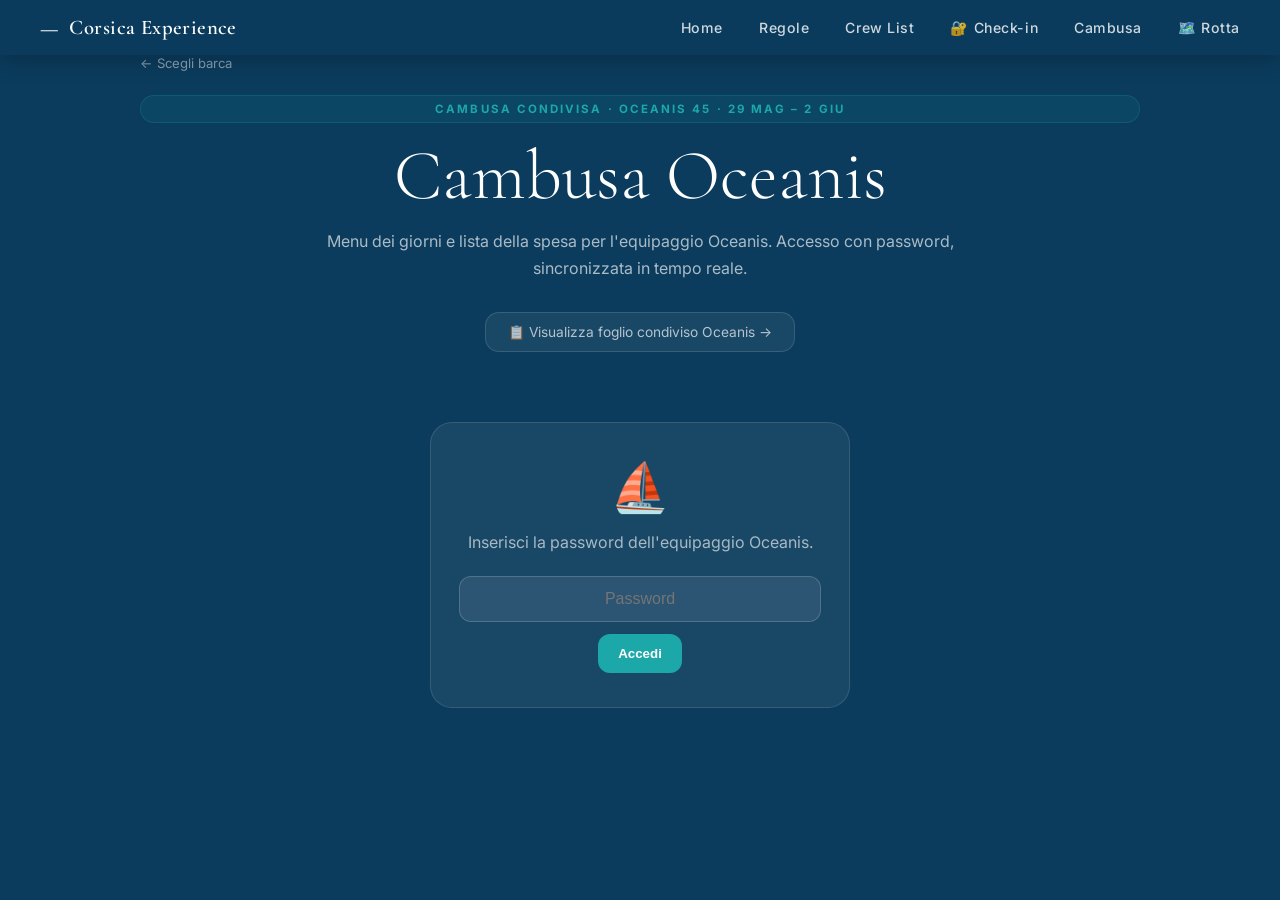
<file: cambusa-oceanis.html>
<!DOCTYPE html>
<html lang="it">
<head>
  <meta charset="UTF-8" />
  <meta name="viewport" content="width=device-width, initial-scale=1.0" />
  <title>Cambusa Oceanis — Corsica Experience</title>
  <link rel="stylesheet" href="styles.css?v=20260526i" />
  <link rel="preconnect" href="https://fonts.googleapis.com" />
  <link rel="preconnect" href="https://fonts.gstatic.com" crossorigin />
  <link href="https://fonts.googleapis.com/css2?family=Cormorant+Garamond:ital,wght@0,300;0,400;0,600;0,700;1,300;1,400&family=Inter:wght@300;400;500;600;700&family=Bebas+Neue&display=swap" rel="stylesheet" />
  <style>
    body { background: var(--ocean); color: #fff; min-height: 100vh; }
    .kb-wrap { max-width: 1040px; margin: 0 auto; padding: 52px 20px 90px; }
    .kb-header { text-align: center; margin-bottom: 30px; }
    .kb-header .label { display: block; margin-bottom: 10px; color: var(--turq); font-size: .72rem; font-weight: 700; letter-spacing: .18em; text-transform: uppercase; }
    .kb-header h1 { font-family: 'Cormorant Garamond', serif; font-size: clamp(2.6rem, 7vw, 4.4rem); font-weight: 300; margin-bottom: 10px; }
    .kb-header p { max-width: 680px; margin: 0 auto; color: rgba(255,255,255,.65); line-height: 1.7; }
    .kb-back { display: inline-flex; align-items: center; gap: 6px; color: rgba(255,255,255,.5); font-size: .82rem; text-decoration: none; margin-bottom: 24px; }
    .kb-back:hover { color: var(--turq-light); }
    .kb-lock { max-width: 420px; margin: 70px auto; padding: 34px 28px; border-radius: 22px; background: rgba(255,255,255,.06); border: 1px solid rgba(255,255,255,.12); text-align: center; }
    .kb-lock .icon { font-size: 3rem; margin-bottom: 14px; }
    .kb-lock p { color: rgba(255,255,255,.62); margin-bottom: 20px; line-height: 1.6; }
    .kb-lock input { width: 100%; padding: 13px 16px; border-radius: 12px; border: 1px solid rgba(255,255,255,.18); background: rgba(255,255,255,.08); color: #fff; text-align: center; font-size: 1rem; outline: none; margin-bottom: 12px; }
    .kb-lock button, .kb-action { border: none; border-radius: 12px; background: var(--turq); color: #fff; padding: 12px 20px; font-weight: 700; cursor: pointer; }
    .kb-err { display: none; margin-top: 12px; color: #f87171; font-size: .86rem; }

    /* Tabs */
    .kb-tabs { display: flex; gap: 8px; margin-bottom: 22px; }
    .kb-tab { flex: 1; padding: 13px; border: none; border-radius: 14px; cursor: pointer; font-weight: 700; font-size: .9rem; background: rgba(255,255,255,.07); color: rgba(255,255,255,.5); transition: background .2s, color .2s; }
    .kb-tab.active { background: var(--turq); color: #fff; }

    /* Spesa toolbar */
    .kb-toolbar { display: flex; gap: 12px; flex-wrap: wrap; align-items: center; justify-content: space-between; margin-bottom: 22px; padding: 16px 18px; background: rgba(255,255,255,.05); border: 1px solid rgba(255,255,255,.1); border-radius: 18px; }
    .kb-progress { flex: 1; min-width: 220px; }
    .kb-progress-label { font-size: .85rem; color: rgba(255,255,255,.65); margin-bottom: 8px; }
    .kb-progress-track { height: 8px; background: rgba(255,255,255,.08); border-radius: 20px; overflow: hidden; }
    .kb-progress-fill { height: 100%; width: 0; background: var(--turq); transition: width .25s ease; }
    .kb-sync { display: flex; align-items: center; gap: 6px; font-size: .78rem; padding: 6px 12px; border-radius: 20px; background: rgba(255,255,255,.06); color: rgba(255,255,255,.55); }
    .kb-sync.ok { color: #4ade80; background: rgba(74,222,128,.08); }
    .kb-sync.busy { color: var(--turq-light); }
    .kb-sync.local { color: rgba(255,255,255,.4); }
    .kb-actions { display: flex; gap: 8px; flex-wrap: wrap; }
    .kb-action.secondary { background: rgba(255,255,255,.08); border: 1px solid rgba(255,255,255,.14); color: rgba(255,255,255,.75); }

    /* Spesa grid */
    .kb-grid { display: grid; grid-template-columns: repeat(2, minmax(0, 1fr)); gap: 18px; }
    .kb-section { background: rgba(255,255,255,.045); border: 1px solid rgba(255,255,255,.1); border-radius: 20px; overflow: hidden; }
    .kb-section-head { display: flex; align-items: center; gap: 12px; padding: 17px 18px; background: rgba(255,255,255,.055); }
    .kb-section-head .emoji { font-size: 1.35rem; }
    .kb-section-head h2 { flex: 1; font-size: 1rem; font-weight: 700; }
    .kb-count { color: rgba(255,255,255,.45); font-size: .8rem; }
    .kb-list { padding: 8px 0; }
    .kb-item { display: grid; grid-template-columns: 22px 1fr auto; gap: 12px; align-items: start; padding: 11px 18px; border-top: 1px solid rgba(255,255,255,.055); }
    .kb-item input { width: 20px; height: 20px; accent-color: var(--turq); margin-top: 2px; cursor: pointer; }
    .kb-item-name { display: block; color: rgba(255,255,255,.86); font-size: .9rem; line-height: 1.35; }
    .kb-item.done .kb-item-name { color: rgba(255,255,255,.38); text-decoration: line-through; }
    .kb-qty { color: var(--turq-light); font-size: .78rem; font-weight: 700; white-space: nowrap; }
    .kb-nota { display: block; font-size: .72rem; color: rgba(255,255,255,.36); margin-top: 2px; font-weight: 400; }
    .kb-meta { margin-top: 22px; color: rgba(255,255,255,.45); font-size: .8rem; text-align: center; }

    /* Menu giornaliero */
    .day-grid { display: grid; gap: 16px; }
    .day-card { background: rgba(255,255,255,.05); border: 1px solid rgba(255,255,255,.1); border-radius: 20px; overflow: hidden; }
    .day-head { display: flex; align-items: center; gap: 14px; padding: 15px 18px; background: rgba(255,255,255,.055); }
    .day-date { font-family: 'Cormorant Garamond', serif; font-size: 1.22rem; font-weight: 600; flex: 1; }
    .day-badge { font-size: .68rem; font-weight: 700; letter-spacing: .1em; text-transform: uppercase; color: var(--turq); background: rgba(0,180,180,.12); padding: 3px 10px; border-radius: 6px; border: 1px solid rgba(0,180,180,.2); }
    .pasto-block { padding: 12px 18px; border-top: 1px solid rgba(255,255,255,.06); }
    .pasto-label { font-size: .7rem; color: rgba(255,255,255,.38); font-weight: 700; text-transform: uppercase; letter-spacing: .12em; margin-bottom: 3px; }
    .pasto-piatto { font-weight: 600; color: rgba(255,255,255,.88); font-size: .95rem; margin-bottom: 8px; }
    .ing-pills { display: flex; flex-wrap: wrap; gap: 5px; }
    .ing-pill { font-size: .73rem; padding: 3px 9px; border-radius: 7px; background: rgba(255,255,255,.06); color: rgba(255,255,255,.58); border: 1px solid rgba(255,255,255,.09); }
    .ing-pill strong { color: var(--turq-light); margin-right: 3px; }
    .menu-empty { text-align: center; padding: 60px 20px; color: rgba(255,255,255,.42); line-height: 1.9; }
    /* Edit mode */
    .kb-add-form { display: none; background: rgba(255,255,255,.06); border: 1px solid rgba(255,255,255,.15); border-radius: 16px; padding: 16px 18px; margin-bottom: 18px; }
    .kb-add-form.visible { display: block; }
    .kb-add-row { display: flex; gap: 8px; flex-wrap: wrap; align-items: stretch; }
    .kb-add-input { flex: 1; min-width: 130px; padding: 10px 13px; border-radius: 10px; border: 1px solid rgba(255,255,255,.18); background: rgba(255,255,255,.07); color: #fff; font-size: .88rem; outline: none; }
    .kb-add-input::placeholder { color: rgba(255,255,255,.28); }
    .kb-add-select { padding: 10px 12px; border-radius: 10px; border: 1px solid rgba(255,255,255,.18); background: rgba(20,40,70,.95); color: #fff; font-size: .82rem; outline: none; cursor: pointer; }
    .kb-add-btn { padding: 10px 18px; border-radius: 10px; border: none; background: var(--turq); color: #fff; font-weight: 700; cursor: pointer; white-space: nowrap; font-size: .88rem; }
    .kb-del { display: none; border: none; background: rgba(248,113,113,.12); color: #f87171; border-radius: 7px; width: 28px; height: 28px; cursor: pointer; font-size: .85rem; align-items: center; justify-content: center; flex-shrink: 0; align-self: center; }
    body.edit-mode .kb-del { display: flex; }
    body.edit-mode .kb-item { grid-template-columns: 22px 1fr auto 32px; }
    .kb-action.edit-on { background: rgba(255,200,0,.15); border-color: rgba(255,200,0,.3) !important; color: #fcd34d !important; }
    .kb-sheet-banner { text-align: center; margin-bottom: 28px; }
    .kb-sheet-banner a { display: inline-flex; align-items: center; gap: 9px; padding: 11px 22px; border-radius: 14px; background: rgba(255,255,255,.06); border: 1px solid rgba(255,255,255,.13); color: rgba(255,255,255,.68); text-decoration: none; font-size: .86rem; transition: background .2s, border-color .2s, color .2s; }
    .kb-sheet-banner a:hover { background: rgba(255,255,255,.11); border-color: var(--turq); color: #fff; }

    @media (max-width: 820px) { .kb-grid { grid-template-columns: 1fr; } .kb-toolbar { align-items: stretch; } .kb-actions { width: 100%; } .kb-action { flex: 1; } }
    @media print { .nav, .kb-lock, .kb-toolbar, .kb-back, .kb-tabs { display: none !important; } body { background: #fff !important; color: #111 !important; } .kb-wrap { max-width: 100%; padding: 10mm !important; } .kb-header h1 { color: #0b3c5d !important; } .kb-header p, .kb-header .label { color: #555 !important; } .kb-grid { grid-template-columns: repeat(2, 1fr); gap: 8px; } .kb-section { break-inside: avoid; background: #fff !important; border: 1px solid #cbd5e1 !important; } .kb-section-head { background: #e8f0f7 !important; color: #0b3c5d !important; } .kb-item { border-top: 1px solid #eee !important; } .kb-item-name { color: #222 !important; } .kb-qty { color: #0b3c5d !important; } }
  </style>
</head>
<body>
<nav class="nav scrolled" id="nav">
  <div class="nav-inner">
    <a class="nav-logo" href="index.html"><span class="logo-icon">—</span><span>Corsica Experience</span></a>
    <div class="nav-links">
      <a href="index.html">Home</a>
      <a href="regole.html">Regole</a>
      <a href="crewlist.html">Crew List</a>
      <a href="checkin.html">🔐 Check-in</a>
      <a href="cambusa.html" class="active">Cambusa</a>
      <a href="rotta.html">🗺️ Rotta</a>
    </div>
    <button class="nav-burger" id="navBurger" aria-label="Menu"><span></span><span></span><span></span></button>
  </div>
  <div class="nav-mobile" id="navMobile">
    <a href="index.html">Home</a>
    <a href="regole.html">Regole</a>
    <a href="crewlist.html">Crew List</a>
    <a href="checkin.html">🔐 Check-in</a>
    <a href="cambusa.html" style="color:var(--turq);font-weight:700;">Cambusa →</a>
    <a href="rotta.html">🗺️ Rotta</a>
  </div>
</nav>

<main class="kb-wrap">
  <a href="cambusa.html" class="kb-back">← Scegli barca</a>
  <div class="kb-header">
    <span class="label">Cambusa condivisa · Oceanis 45 · 29 Mag – 2 Giu</span>
    <h1>Cambusa Oceanis</h1>
    <p>Menu dei giorni e lista della spesa per l'equipaggio Oceanis. Accesso con password, sincronizzata in tempo reale.</p>
  </div>

  <div class="kb-sheet-banner">
    <a href="https://docs.google.com/spreadsheets/d/1CfeX8hzCmV-5CWcaXFLJq5ZDB6ye0V9DNtiioKjtH20/edit?usp=sharing" target="_blank" rel="noopener">
      📋 Visualizza foglio condiviso Oceanis →
    </a>
  </div>

  <section class="kb-lock" id="kbLock">
    <div class="icon">⛵</div>
    <p>Inserisci la password dell'equipaggio Oceanis.</p>
    <input type="password" id="kbPwd" placeholder="Password" onkeydown="if(event.key==='Enter')unlockCambusa()" />
    <button onclick="unlockCambusa()">Accedi</button>
    <div class="kb-err" id="kbErr">Password errata. Riprova.</div>
  </section>

  <section id="kbContent" style="display:none">

    <!-- Tab switcher -->
    <div class="kb-tabs">
      <button class="kb-tab active" id="tabMenu" onclick="switchTab('menu',this)">🍽️ Menu dei Giorni</button>
      <button class="kb-tab" id="tabSpesa" onclick="switchTab('spesa',this)">🛒 Lista della Spesa</button>
    </div>

    <!-- Menu panel -->
    <div id="panelMenu">
      <div class="day-grid" id="menuGrid">
        <div class="menu-empty">Caricamento menu…</div>
      </div>
    </div>

    <!-- Spesa panel -->
    <div id="panelSpesa" style="display:none">
      <div class="kb-toolbar">
        <div class="kb-progress">
          <div class="kb-progress-label" id="kbProgressLabel">0 / 0 completati</div>
          <div class="kb-progress-track"><div class="kb-progress-fill" id="kbProgressFill"></div></div>
        </div>
        <div id="kbSyncStatus" class="kb-sync local">💾 Locale</div>
        <div class="kb-actions">
          <button class="kb-action secondary edit-on" id="btnEdit" onclick="toggleEditMode()">✏️ Modifica</button>
          <a href="https://docs.google.com/spreadsheets/d/1CfeX8hzCmV-5CWcaXFLJq5ZDB6ye0V9DNtiioKjtH20/edit?usp=sharing" target="_blank" rel="noopener" class="kb-action secondary" style="text-decoration:none">📋 Foglio</a>
          <button class="kb-action secondary" onclick="resetCambusa()">↺ Azzera</button>
          <button class="kb-action" onclick="window.print()">🖨️ Stampa</button>
        </div>
      </div>
      <div class="kb-add-form" id="kbAddForm">
        <div style="font-size:.72rem;color:rgba(255,255,255,.42);margin-bottom:11px;font-weight:700;text-transform:uppercase;letter-spacing:.12em">➕ Aggiungi articolo</div>
        <div class="kb-add-row">
          <input class="kb-add-input" id="addNome" placeholder="Nome articolo" onkeydown="if(event.key==='Enter')addNewItem()" />
          <input class="kb-add-input" id="addQty" placeholder="Qtà (es. 2 kg)" style="max-width:140px" onkeydown="if(event.key==='Enter')addNewItem()" />
          <select class="kb-add-select" id="addCat">
            <option value="Cucina">🧂 Cucina</option>
            <option value="Verdure">🥬 Verdure</option>
            <option value="Frutta">🍎 Frutta</option>
            <option value="Pasta/Cereali">🍝 Pasta/Cereali</option>
            <option value="Freschi">🧀 Freschi</option>
            <option value="Affettati">🥩 Affettati</option>
            <option value="Scatolame">🥫 Scatolame</option>
            <option value="Colazione">☕ Colazione</option>
            <option value="Bevande" selected>🥤 Bevande</option>
            <option value="Varie">🧺 Varie</option>
            <option value="Pulizie">🧽 Pulizie</option>
          </select>
          <button class="kb-add-btn" onclick="addNewItem()">+ Aggiungi</button>
        </div>
      </div>
      <div class="kb-grid" id="kbGrid"></div>
      <div class="kb-meta">Oceanis 45 · Corsica Experience · Ven 29 Mag – Mar 2 Giu · Check-in/out ore 17:00</div>
    </div>

  </section>
</main>

<script>
const CAMBUSA_PASSWORD = 'Oceanis';
const CAMBUSA_KEY     = 'cambusa_oceanis_v1';
const AUTH_KEY        = 'auth_cambusa_oc_ts';
const AUTH_TTL        = 14 * 24 * 60 * 60 * 1000; // 14 giorni
const SHEETS_URL      = 'https://script.google.com/macros/s/AKfycbzKBOL-cQpkTA-B9bUiHLwK8n02xsZOcMCSfckDA_Wk4RCTTdNa5ObZiHyDNokiDJcOwQ/exec';

const CAT_ICONS = {
  'Cucina':'🧂','Verdure':'🥬','Frutta':'🍎','Pasta/Cereali':'🍝','Carne/Pesce':'🥩',
  'Freschi':'🧀','Affettati':'🥩','Scatolame':'🥫','Colazione':'☕','Varie':'🧺',
  'Bevande':'🥤','Pulizie':'🧽','Dotazioni':'⚓'
};
const PASTO_ICONS = { 'Colazione': '☕', 'Pranzo': '🥗', 'Cena': '🍝' };

let CAMBUSA = [];
let cambusaState = {};

function slugify(s) {
  return String(s).toLowerCase().normalize('NFD').replace(/[̀-ͯ]/g,'')
    .replace(/\s+/g,'-').replace(/[^a-z0-9-]/g,'').replace(/-+/g,'-').replace(/^-|-$/g,'');
}
function setSyncStatus(state, text) {
  const el = document.getElementById('kbSyncStatus');
  if (el) { el.className = 'kb-sync ' + state; el.textContent = text; }
}
function showSpesaMsg(msg) {
  document.getElementById('kbGrid').innerHTML = `<div style="grid-column:1/-1;text-align:center;padding:50px 20px;color:rgba(255,255,255,.5);line-height:1.8">${msg}</div>`;
}

function doUnlock() {
  document.getElementById('kbLock').style.display='none';
  document.getElementById('kbContent').style.display='block';
  loadMenu();
  loadSpesa();
}
function unlockCambusa() {
  const pwd = document.getElementById('kbPwd').value;
  if (pwd !== CAMBUSA_PASSWORD) { document.getElementById('kbErr').style.display='block'; return; }
  localStorage.setItem(AUTH_KEY, Date.now().toString());
  doUnlock();
}
// Auto-login se token valido
(function() {
  try {
    const ts = parseInt(localStorage.getItem(AUTH_KEY) || '0', 10);
    if (ts && Date.now() - ts < AUTH_TTL) doUnlock();
  } catch(e) {}
})();

/* ---- MENU ---- */
function loadMenu() {
  const cb = 'cbMenu_' + Date.now();
  const tm = setTimeout(() => { delete window[cb]; renderMenuEmpty('Timeout caricamento menu.'); }, 14000);
  window[cb] = function(data) {
    clearTimeout(tm); delete window[cb];
    if (data && Array.isArray(data.giorni) && data.giorni.length) {
      renderMenu(data);
    } else {
      renderMenuEmpty('Menu non ancora compilato.<br>Apri il foglio Oceanis → tab <strong>menu</strong>.');
    }
  };
  const s = document.createElement('script');
  s.src = SHEETS_URL + '?action=getMenu&callback=' + cb;
  s.onerror = () => { clearTimeout(tm); delete window[cb]; renderMenuEmpty('Impossibile raggiungere il foglio.'); };
  document.head.appendChild(s);
}

function renderMenu(data) {
  const grid = document.getElementById('menuGrid');
  grid.innerHTML = data.giorni.map(g => {
    const pastiHtml = g.pasti.map(p => {
      const ings = p.ingredienti.length
        ? p.ingredienti.map(i => `<span class="ing-pill"><strong>${i.qty}</strong>${i.nome}</span>`).join('')
        : '<span style="color:rgba(255,255,255,.3);font-size:.75rem">nessun ingrediente in ricettario</span>';
      return `<div class="pasto-block">
        <div class="pasto-label">${PASTO_ICONS[p.pasto]||'🍽️'} ${p.pasto}</div>
        <div class="pasto-piatto">${p.piatto}</div>
        <div class="ing-pills">${ings}</div>
      </div>`;
    }).join('');
    const badge = g.nota ? `<span class="day-badge">${g.nota}</span>` : '';
    return `<div class="day-card">
      <div class="day-head"><span class="day-date">${g.giorno} ${fmtData(g.data)}</span>${badge}</div>
      ${pastiHtml}
    </div>`;
  }).join('');
}

function renderMenuEmpty(msg) {
  document.getElementById('menuGrid').innerHTML = `<div class="menu-empty">${msg}</div>`;
}

function fmtData(d) {
  const mesi = ['Gen','Feb','Mar','Apr','Mag','Giu','Lug','Ago','Set','Ott','Nov','Dic'];
  const p = String(d).split('/');
  if (p.length === 3) return parseInt(p[0]) + ' ' + mesi[parseInt(p[1])-1];
  return d;
}

/* ---- SPESA (legge dal riepilogo — fonte di verità) ---- */
function loadSpesa() {
  setSyncStatus('busy', '↻ Caricamento...');
  showSpesaMsg('Caricamento lista dal foglio…');
  const cb = 'cbList_' + Date.now();
  const tm = setTimeout(() => { delete window[cb]; setSyncStatus('local','⚠️ Timeout'); showSpesaMsg('Timeout — riprova.'); }, 14000);
  window[cb] = function(data) {
    clearTimeout(tm); delete window[cb];
    if (Array.isArray(data) && data.length) {
      CAMBUSA = data;
      cambusaState = {};
      data.forEach(sec => sec.items.forEach(it => { if (it.checked) cambusaState[it.id] = true; }));
      localStorage.setItem(CAMBUSA_KEY, JSON.stringify(cambusaState));
      setSyncStatus('ok', '☁️ Sincronizzato');
      renderSpesa();
    } else {
      setSyncStatus('local', '⚠️ Lista vuota');
      showSpesaMsg('Riepilogo non ancora generato.<br>Apri il foglio Oceanis → <strong>🧭 Cambusa → Genera Riepilogo</strong>.');
    }
  };
  const s = document.createElement('script');
  s.src = SHEETS_URL + '?action=getRiepilogo&callback=' + cb;
  s.onerror = () => { clearTimeout(tm); delete window[cb]; setSyncStatus('local','⚠️ Errore'); showSpesaMsg('Impossibile raggiungere il foglio.'); };
  document.head.appendChild(s);
}

function pushToSheets(nome, val) {
  if (!SHEETS_URL) return;
  const cb = 'cbSet_' + Date.now();
  window[cb] = function() { delete window[cb]; setSyncStatus('ok','☁️ Sincronizzato'); };
  const s = document.createElement('script');
  s.src = SHEETS_URL + '?action=setRiepilogoCheck&nome=' + encodeURIComponent(nome) + '&val=' + val + '&callback=' + cb;
  s.onerror = () => { delete window[cb]; setSyncStatus('local','⚠️ Errore sync'); };
  document.head.appendChild(s);
}

function saveCambusa() { localStorage.setItem(CAMBUSA_KEY, JSON.stringify(cambusaState)); }

function renderSpesa() {
  const grid = document.getElementById('kbGrid');
  if (!CAMBUSA.length) { showSpesaMsg('Lista vuota.'); updateProgress(); return; }
  grid.innerHTML = CAMBUSA.map(sec => {
    const sid = slugify(sec.category);
    const done = sec.items.filter(it => cambusaState[it.id]).length;
    const icon = CAT_ICONS[sec.category] || '📦';
    return `<section class="kb-section"><div class="kb-section-head"><span class="emoji">${icon}</span><h2>${sec.category}</h2><span class="kb-count" id="cnt-${sid}">${done}/${sec.items.length}</span></div><div class="kb-list">${sec.items.map(itemHtml).join('')}</div></section>`;
  }).join('');
  updateProgress();
  if (editMode) { document.body.classList.add('edit-mode'); document.getElementById('kbAddForm').classList.add('visible'); }
}

function itemHtml(it) {
  const done = !!cambusaState[it.id];
  const safeNome = it.nome.replace(/'/g,"\\'");
  const qtyStr = [it.qty, it.unit].filter(Boolean).join(' ');
  const notaHtml = it.nota ? `<span class="kb-nota">${it.nota}</span>` : '';
  return `<label class="kb-item${done?' done':''}" id="item-${it.id}"><input type="checkbox" ${done?'checked':''} onchange="toggleItem('${it.id}','${safeNome}',this.checked)"/><span class="kb-item-name">${it.nome}${notaHtml}</span><span class="kb-qty">${qtyStr}</span><button class="kb-del" title="Rimuovi" onclick="removeItem(event,'${it.id}','${safeNome}')">🗑</button></label>`;
}

function toggleItem(id, nome, checked) {
  cambusaState[id] = checked;
  saveCambusa();
  const el = document.getElementById('item-' + id);
  if (el) el.classList.toggle('done', checked);
  CAMBUSA.forEach(sec => {
    if (sec.items.find(it => it.id === id)) {
      const d = sec.items.filter(it => cambusaState[it.id]).length;
      const cnt = document.getElementById('cnt-' + slugify(sec.category));
      if (cnt) cnt.textContent = d + '/' + sec.items.length;
    }
  });
  updateProgress();
  setSyncStatus('busy','↻ Salvataggio…'); pushToSheets(nome, checked);
}

function updateProgress() {
  const all  = CAMBUSA.reduce((s,sec) => s + sec.items.length, 0);
  const done = CAMBUSA.reduce((s,sec) => s + sec.items.filter(it=>cambusaState[it.id]).length, 0);
  const pct  = all ? Math.round(done/all*100) : 0;
  document.getElementById('kbProgressLabel').textContent = done + ' / ' + all + ' completati (' + pct + '%)';
  document.getElementById('kbProgressFill').style.width = pct + '%';
}

function resetCambusa() {
  if (!confirm('Azzerare tutte le spunte dell\'Oceanis?')) return;
  cambusaState = {}; saveCambusa();
  if (SHEETS_URL) {
    setSyncStatus('busy','↻ Azzeramento…');
    const cb = 'cbReset_' + Date.now();
    window[cb] = () => { delete window[cb]; setSyncStatus('ok','☁️ Sincronizzato'); };
    const s = document.createElement('script');
    s.src = SHEETS_URL + '?action=reset&callback=' + cb;
    document.head.appendChild(s);
  }
  renderSpesa();
}

/* ---- EDIT MODE ---- */
let editMode = false;

function toggleEditMode() {
  editMode = !editMode;
  document.body.classList.toggle('edit-mode', editMode);
  const btn = document.getElementById('btnEdit');
  if (btn) { btn.textContent = editMode ? '✅ Fine modifica' : '✏️ Modifica'; btn.classList.toggle('edit-on', editMode); }
  document.getElementById('kbAddForm').classList.toggle('visible', editMode);
}

function addNewItem() {
  const nome = document.getElementById('addNome').value.trim();
  const qty  = document.getElementById('addQty').value.trim();
  const cat  = document.getElementById('addCat').value;
  if (!nome) { document.getElementById('addNome').focus(); return; }
  setSyncStatus('busy', '↻ Aggiunta…');
  const cb = 'cbAdd_' + Date.now();
  window[cb] = function(data) {
    delete window[cb];
    if (data && data.ok) {
      const newItem = { id: data.id, nome: data.nome, qty: data.qty || '', checked: false };
      let sec = CAMBUSA.find(s => s.category === data.categoria);
      if (sec) { sec.items.push(newItem); }
      else { CAMBUSA.push({ category: data.categoria, items: [newItem] }); }
      document.getElementById('addNome').value = '';
      document.getElementById('addQty').value = '';
      setSyncStatus('ok', '☁️ Sincronizzato');
      renderSpesa();
    } else { setSyncStatus('local', '⚠️ Errore aggiunta'); }
  };
  const s = document.createElement('script');
  s.src = SHEETS_URL + '?action=addItem&nome=' + encodeURIComponent(nome) + '&qty=' + encodeURIComponent(qty) + '&cat=' + encodeURIComponent(cat) + '&callback=' + cb;
  s.onerror = () => { delete window[cb]; setSyncStatus('local', '⚠️ Errore'); };
  document.head.appendChild(s);
}

function removeItem(event, id, nome) {
  event.preventDefault(); event.stopPropagation();
  if (!confirm('Rimuovere "' + nome + '" dalla lista?')) return;
  setSyncStatus('busy', '↻ Rimozione…');
  CAMBUSA.forEach(sec => { const i = sec.items.findIndex(it => it.id === id); if (i >= 0) sec.items.splice(i, 1); });
  CAMBUSA = CAMBUSA.filter(sec => sec.items.length > 0);
  delete cambusaState[id]; saveCambusa(); renderSpesa();
  const cb = 'cbDel_' + Date.now();
  window[cb] = () => { delete window[cb]; setSyncStatus('ok', '☁️ Sincronizzato'); };
  const s = document.createElement('script');
  s.src = SHEETS_URL + '?action=removeItem&id=' + encodeURIComponent(id) + '&callback=' + cb;
  s.onerror = () => { delete window[cb]; setSyncStatus('local', '⚠️ Errore'); };
  document.head.appendChild(s);
}

/* ---- TAB SWITCH ---- */
function switchTab(tab, btn) {
  document.querySelectorAll('.kb-tab').forEach(b => b.classList.remove('active'));
  btn.classList.add('active');
  document.getElementById('panelMenu').style.display  = tab === 'menu'  ? '' : 'none';
  document.getElementById('panelSpesa').style.display = tab === 'spesa' ? '' : 'none';
}

document.getElementById('navBurger').addEventListener('click', () => {
  document.getElementById('navMobile').classList.toggle('open');
});
</script>
<script src="script.js?v=20260526i"></script>
</body>
</html>
</file>
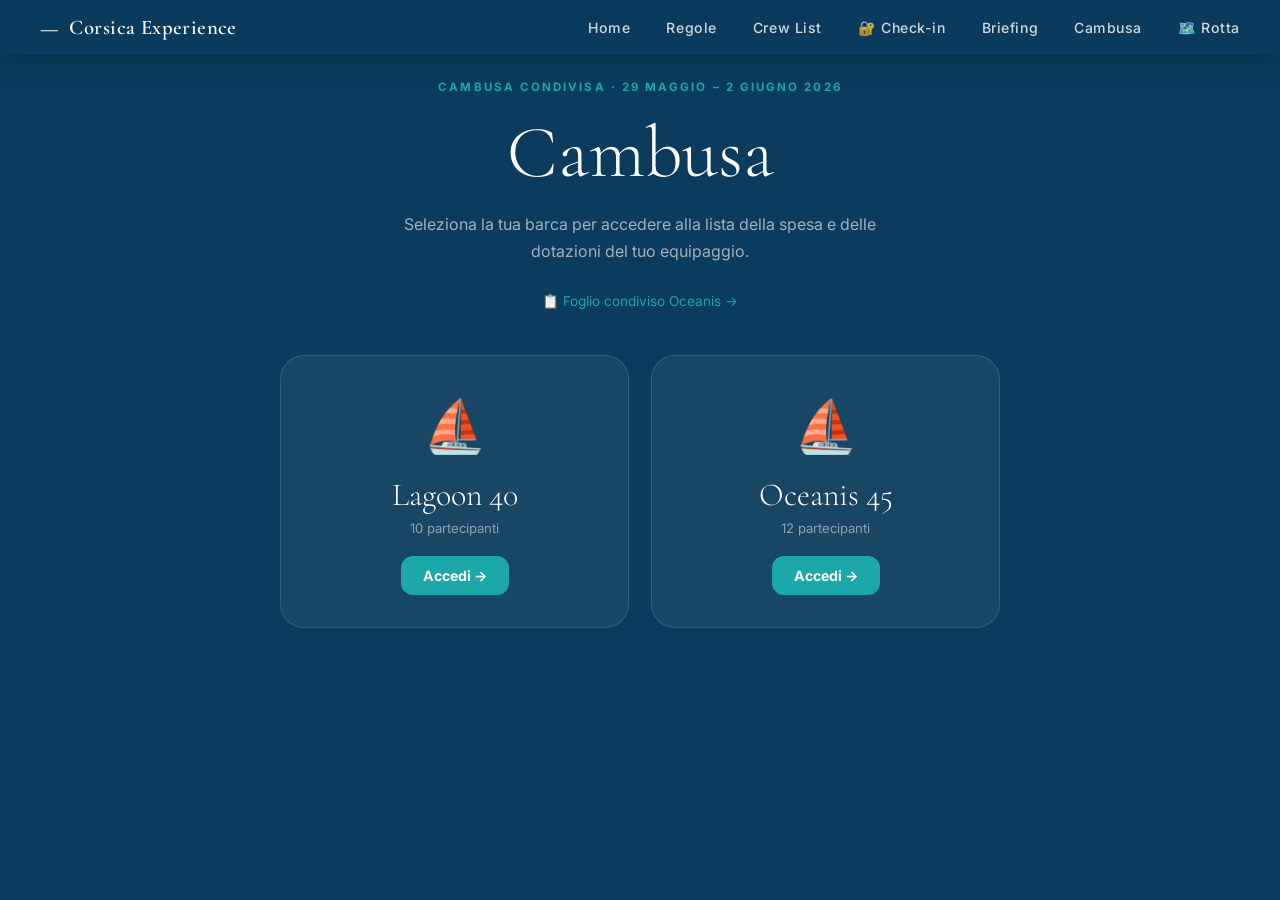
<file: cambusa.html>
<!DOCTYPE html>
<html lang="it">
<head>
  <meta charset="UTF-8" />
  <meta name="viewport" content="width=device-width, initial-scale=1.0" />
  <title>Cambusa — Corsica Experience</title>
  <link rel="stylesheet" href="styles.css?v=20260525i" />
  <link rel="preconnect" href="https://fonts.googleapis.com" />
  <link rel="preconnect" href="https://fonts.gstatic.com" crossorigin />
  <link href="https://fonts.googleapis.com/css2?family=Cormorant+Garamond:ital,wght@0,300;0,400;0,600;0,700;1,300;1,400&family=Inter:wght@300;400;500;600;700&family=Bebas+Neue&display=swap" rel="stylesheet" />
  <style>
    body { background: var(--ocean); color: #fff; min-height: 100vh; }
    .sel-wrap { max-width: 760px; margin: 0 auto; padding: 80px 20px 90px; text-align: center; }
    .sel-label { display: block; margin-bottom: 14px; color: var(--turq); font-size: .72rem; font-weight: 700; letter-spacing: .18em; text-transform: uppercase; }
    .sel-title { font-family: 'Cormorant Garamond', serif; font-size: clamp(2.8rem, 7vw, 4.6rem); font-weight: 300; margin-bottom: 14px; }
    .sel-sub { color: rgba(255,255,255,.6); line-height: 1.7; max-width: 520px; margin: 0 auto 52px; }
    .sel-grid { display: grid; grid-template-columns: 1fr 1fr; gap: 22px; }
    .sel-card { display: flex; flex-direction: column; align-items: center; padding: 38px 28px 32px; border-radius: 24px; background: rgba(255,255,255,.055); border: 1px solid rgba(255,255,255,.12); text-decoration: none; color: #fff; transition: background .2s, border-color .2s, transform .2s; }
    .sel-card:hover { background: rgba(255,255,255,.09); border-color: var(--turq); transform: translateY(-4px); }
    .sel-card .icon { font-size: 3.2rem; margin-bottom: 18px; }
    .sel-card .boat { font-family: 'Cormorant Garamond', serif; font-size: 2rem; font-weight: 300; margin-bottom: 6px; }
    .sel-card .crew { font-size: .82rem; color: rgba(255,255,255,.5); margin-bottom: 20px; }
    .sel-card .cta { display: inline-block; padding: 11px 22px; border-radius: 12px; background: var(--turq); color: #fff; font-weight: 700; font-size: .88rem; }
    .sel-card:hover .cta { background: var(--turq-light); }
    @media (max-width: 600px) { .sel-grid { grid-template-columns: 1fr; } }
  </style>
</head>
<body>
<nav class="nav scrolled" id="nav">
  <div class="nav-inner">
    <a class="nav-logo" href="index.html"><span class="logo-icon">—</span><span>Corsica Experience</span></a>
    <div class="nav-links">
      <a href="index.html">Home</a>
      <a href="regole.html">Regole</a>
      <a href="crewlist.html">Crew List</a>
      <a href="checkin.html">🔐 Check-in</a>
      <a href="briefing.html">Briefing</a>
      <a href="cambusa.html" class="active">Cambusa</a>
      <a href="rotta.html">🗺️ Rotta</a>
    </div>
    <button class="nav-burger" id="navBurger" aria-label="Menu"><span></span><span></span><span></span></button>
  </div>
  <div class="nav-mobile" id="navMobile">
    <a href="index.html">Home</a>
    <a href="regole.html">Regole</a>
    <a href="crewlist.html">Crew List</a>
    <a href="checkin.html">🔐 Check-in</a>
    <a href="briefing.html">Briefing</a>
    <a href="cambusa.html" style="color:var(--turq);font-weight:700;">Cambusa →</a>
    <a href="rotta.html">🗺️ Rotta</a>
  </div>
</nav>

<main class="sel-wrap">
  <span class="sel-label">Cambusa condivisa · 29 Maggio – 2 Giugno 2026</span>
  <h1 class="sel-title">Cambusa</h1>
  <p class="sel-sub">Seleziona la tua barca per accedere alla lista della spesa e delle dotazioni del tuo equipaggio.</p>
  <p class="sel-sub" style="margin-top:-30px;margin-bottom:40px">
    <a href="https://docs.google.com/spreadsheets/d/1CfeX8hzCmV-5CWcaXFLJq5ZDB6ye0V9DNtiioKjtH20/edit?usp=sharing" target="_blank" rel="noopener" style="color:var(--turq);text-decoration:none;font-size:.85rem">📋 Foglio condiviso Oceanis →</a>
  </p>

  <div class="sel-grid">
    <a href="cambusa-lagoon.html" class="sel-card">
      <div class="icon">⛵</div>
      <div class="boat">Lagoon 40</div>
      <div class="crew">10 partecipanti</div>
      <span class="cta">Accedi →</span>
    </a>
    <a href="cambusa-oceanis.html" class="sel-card">
      <div class="icon">⛵</div>
      <div class="boat">Oceanis 45</div>
      <div class="crew">12 partecipanti</div>
      <span class="cta">Accedi →</span>
    </a>
  </div>
</main>

<script src="script.js?v=20260525i"></script>
<script>
document.getElementById('navBurger').addEventListener('click', () => {
  document.getElementById('navMobile').classList.toggle('open');
});
</script>
</body>
</html>
</file>
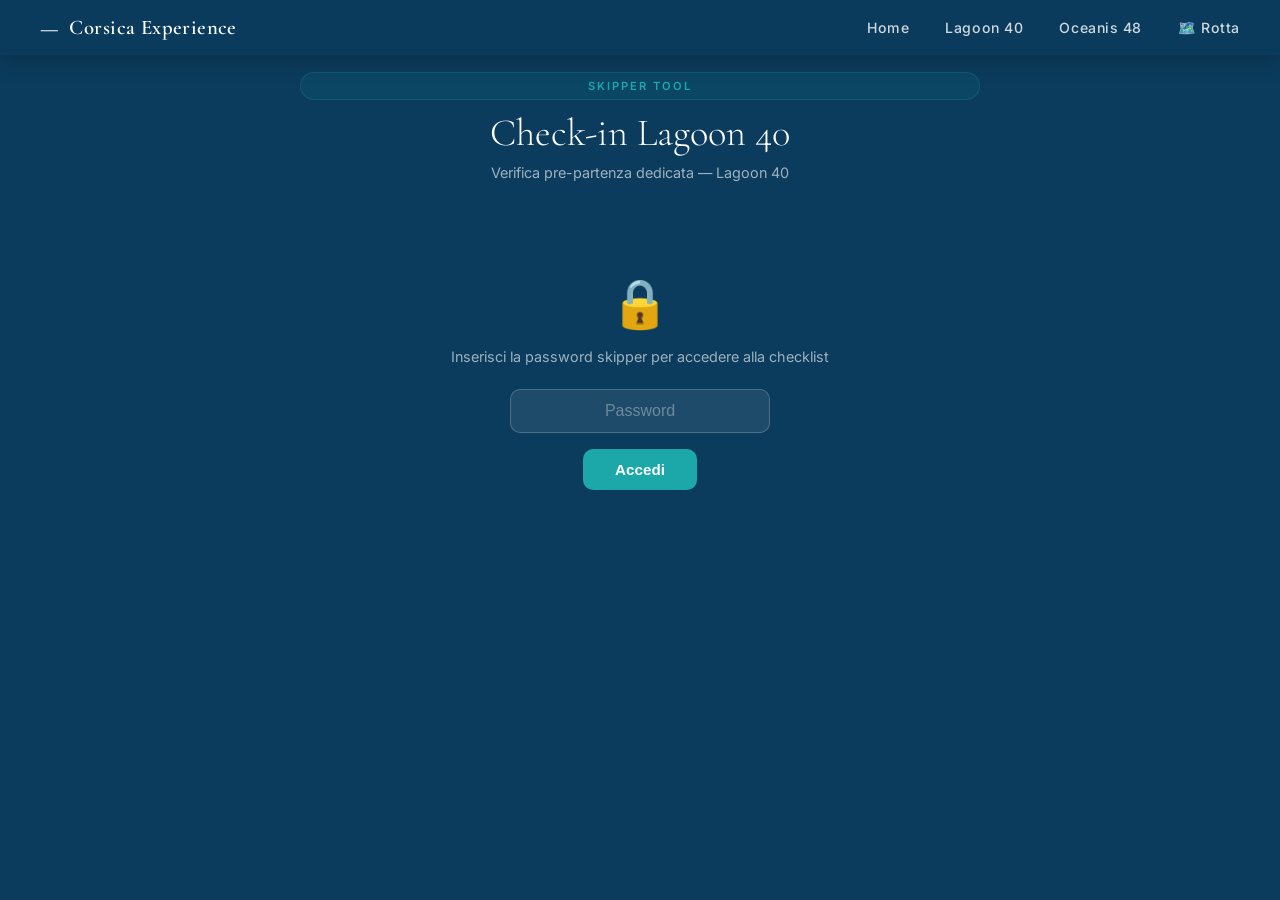
<file: checkin-lagoon.html>
<!DOCTYPE html>
<html lang="it">
<head>
  <meta charset="UTF-8" />
  <meta name="viewport" content="width=device-width, initial-scale=1.0" />
  <title>Check-in Lagoon 40 · Corsica Experience</title>
  <link rel="stylesheet" href="styles.css?v=20260525i" />
  <link rel="preconnect" href="https://fonts.googleapis.com" />
  <link rel="preconnect" href="https://fonts.gstatic.com" crossorigin />
  <link href="https://fonts.googleapis.com/css2?family=Cormorant+Garamond:ital,wght@0,300;0,400;0,600;0,700;1,300;1,400&family=Inter:wght@300;400;500;600;700&family=Bebas+Neue&display=swap" rel="stylesheet" />
  <style>
    body { background: var(--ocean); color: #fff; min-height: 100vh; }
    .ci-wrap { max-width: 720px; margin: 0 auto; padding: 32px 20px 80px; }
    .ci-header { text-align: center; padding: 40px 0 32px; }
    .ci-header .label { font-size: .7rem; letter-spacing: .18em; text-transform: uppercase; color: var(--turq); font-weight: 600; display: block; margin-bottom: 10px; }
    .ci-header h1 { font-family: 'Cormorant Garamond', serif; font-size: 2.4rem; font-weight: 300; margin-bottom: 8px; }
    .ci-header p { font-size: .9rem; color: rgba(255,255,255,.6); }

    /* Boat selector */
    .boat-select { display: flex; gap: 12px; margin-bottom: 28px; flex-wrap: wrap; }
    .boat-btn { flex: 1; min-width: 140px; padding: 14px 16px; background: rgba(255,255,255,.07); border: 1px solid rgba(255,255,255,.15); border-radius: 12px; color: rgba(255,255,255,.7); font-size: .88rem; cursor: pointer; text-align: center; transition: all .2s; }
    .boat-btn:hover { background: rgba(255,255,255,.12); color: #fff; }
    .boat-btn.active { background: var(--turq); border-color: var(--turq); color: #fff; font-weight: 600; }

    /* Tab navigation */
    .tab-nav { display: flex; gap: 6px; flex-wrap: wrap; margin-bottom: 24px; }
    .tab-btn { padding: 7px 13px; background: rgba(255,255,255,.07); border: 1px solid rgba(255,255,255,.12); border-radius: 20px; color: rgba(255,255,255,.6); font-size: .78rem; cursor: pointer; white-space: nowrap; transition: all .2s; }
    .tab-btn:hover { background: rgba(255,255,255,.13); color: #fff; }
    .tab-btn.active { background: var(--turq); border-color: var(--turq); color: #fff; font-weight: 600; }
    .tab-panel { display: none; }
    .tab-panel.active { display: block; }

    /* Info card (for non-checklist tabs) */
    .info-card { background: rgba(255,255,255,.05); border: 1px solid rgba(255,255,255,.1); border-radius: 14px; padding: 20px 24px; margin-bottom: 16px; }
    .info-card h3 { font-size: .85rem; font-weight: 700; text-transform: uppercase; letter-spacing: .08em; color: var(--turq); margin-bottom: 12px; }
    .info-card p, .info-card li { font-size: .87rem; color: rgba(255,255,255,.75); line-height: 1.6; }
    .info-card ul { padding-left: 18px; }
    .info-card li { margin-bottom: 4px; }
    .info-card .tag { display: inline-block; padding: 2px 8px; border-radius: 10px; font-size: .72rem; font-weight: 600; margin-right: 4px; }
    .tag-red { background: rgba(248,113,113,.2); color: #fca5a5; }
    .tag-orange { background: rgba(251,146,60,.2); color: #fdba74; }
    .tag-green { background: rgba(52,211,153,.2); color: #6ee7b7; }

    /* Progress bar */
    .ci-progress { background: rgba(255,255,255,.08); border-radius: 20px; height: 6px; margin-bottom: 8px; overflow: hidden; }
    .ci-progress-fill { height: 100%; background: var(--turq); border-radius: 20px; transition: width .3s ease; }
    .ci-progress-label { font-size: .78rem; color: rgba(255,255,255,.5); margin-bottom: 28px; }

    /* Sections */
    .ci-section { margin-bottom: 20px; border-radius: 16px; overflow: hidden; background: rgba(255,255,255,.04); border: 1px solid rgba(255,255,255,.1); }
    .ci-section-header { display: flex; align-items: center; gap: 12px; padding: 16px 20px; background: rgba(255,255,255,.05); cursor: pointer; user-select: none; }
    .ci-section-header .icon { font-size: 1.3rem; }
    .ci-section-header .title { font-weight: 600; font-size: .95rem; flex: 1; }
    .ci-section-header .count { font-size: .78rem; color: rgba(255,255,255,.45); }
    .ci-section-header .arrow { font-size: .8rem; color: rgba(255,255,255,.35); transition: transform .2s; }
    .ci-section.open .arrow { transform: rotate(90deg); }
    .ci-section-body { display: none; padding: 8px 0; }
    .ci-section.open .ci-section-body { display: block; }

    /* Items */
    .ci-item { display: flex; align-items: flex-start; gap: 14px; padding: 12px 20px; border-bottom: 1px solid rgba(255,255,255,.05); transition: background .15s; }
    .ci-item:last-child { border-bottom: none; }
    .ci-item:hover { background: rgba(255,255,255,.04); }
    .ci-item input[type=checkbox] { width: 20px; height: 20px; accent-color: var(--turq); cursor: pointer; flex-shrink: 0; margin-top: 2px; }
    .ci-item-body { flex: 1; }
    .ci-item-label { font-size: .88rem; color: rgba(255,255,255,.8); line-height: 1.4; cursor: pointer; display: block; }
    .ci-item.checked .ci-item-label { color: rgba(255,255,255,.35); text-decoration: line-through; }
    .ci-item .hint { font-size: .75rem; color: rgba(255,255,255,.3); display: block; margin-top: 2px; }
    .ci-item-note { width: 100%; margin-top: 7px; padding: 6px 10px; background: rgba(255,255,255,.06); border: 1px solid rgba(255,255,255,.12); border-radius: 8px; color: rgba(255,255,255,.7); font-size: .78rem; resize: none; outline: none; font-family: inherit; transition: border-color .2s; }
    .ci-item-note:focus { border-color: var(--turq); }
    .ci-item-note::placeholder { color: rgba(255,255,255,.25); }
    /* Sync indicator */
    .sync-bar { display: flex; align-items: center; gap: 8px; font-size: .75rem; color: rgba(255,255,255,.4); margin-bottom: 16px; min-height: 20px; }
    .sync-dot { width: 7px; height: 7px; border-radius: 50%; background: rgba(255,255,255,.2); flex-shrink: 0; }
    .sync-dot.ok { background: #34d399; }
    .sync-dot.err { background: #f87171; }
    .sync-dot.loading { background: var(--turq); animation: pulse .8s infinite; }
    @keyframes pulse { 0%,100%{opacity:1} 50%{opacity:.3} }
    /* Boat tabs for checklist */
    .boat-tabs { display: flex; gap: 8px; margin-bottom: 20px; }
    .boat-tab { flex: 1; padding: 12px; background: rgba(255,255,255,.06); border: 1px solid rgba(255,255,255,.12); border-radius: 12px; color: rgba(255,255,255,.6); font-size: .85rem; font-weight: 600; cursor: pointer; text-align: center; transition: all .2s; }
    .boat-tab.active { background: var(--turq); border-color: var(--turq); color: #fff; }

    /* Actions */
    .ci-actions { display: flex; gap: 10px; margin-top: 24px; flex-wrap: wrap; }
    .ci-btn { flex: 1; min-width: 140px; padding: 13px 18px; border: none; border-radius: 12px; font-size: .85rem; font-weight: 600; cursor: pointer; transition: all .2s; }
    .ci-btn-reset { background: rgba(255,255,255,.08); color: rgba(255,255,255,.7); border: 1px solid rgba(255,255,255,.15); }
    .ci-btn-reset:hover { background: rgba(255,255,255,.14); color: #fff; }
    .ci-btn-print { background: var(--turq); color: #fff; }
    .ci-btn-print:hover { background: #17898a; }

    /* Lock screen */
    .ci-lock { text-align: center; padding: 60px 20px; }
    .ci-lock .lock-icon { font-size: 3rem; margin-bottom: 16px; }
    .ci-lock p { color: rgba(255,255,255,.6); font-size: .9rem; margin-bottom: 24px; }
    .ci-lock input { display: block; margin: 0 auto 16px; padding: 12px 20px; border-radius: 10px; border: 1px solid rgba(255,255,255,.2); background: rgba(255,255,255,.08); color: #fff; font-size: 1rem; width: 260px; text-align: center; outline: none; }
    .ci-lock input::placeholder { color: rgba(255,255,255,.35); }
    .ci-lock button { padding: 12px 32px; background: var(--turq); color: #fff; border: none; border-radius: 10px; font-size: .95rem; font-weight: 600; cursor: pointer; }
    .ci-lock .err { color: #f87171; font-size: .85rem; margin-top: 10px; display: none; }

    /* Print styles */
    @media print {
      body { background: #fff !important; color: #111 !important; }
      .ci-wrap { padding: 10mm 12mm !important; max-width: 100% !important; }
      .ci-header { padding: 0 0 16px !important; }
      .ci-header h1 { color: #0b3c5d !important; font-size: 1.8rem !important; }
      .ci-header p, .ci-header .label { color: #555 !important; }
      .boat-select, .boat-tabs, .tab-nav, .sync-bar, .ci-actions, .ci-lock { display: none !important; }
      .ci-progress, .ci-progress-label { display: none !important; }
      .ci-section { border: 1px solid #c0cdd8 !important; background: #fff !important; margin-bottom: 12px !important; break-inside: avoid; }
      .ci-section-body { display: block !important; }
      .ci-section-header { background: #e8f0f7 !important; cursor: default; }
      .ci-section-header .title { color: #0b3c5d !important; }
      .ci-section-header .arrow { display: none; }
      .ci-item { border-bottom: 1px solid #eee !important; padding: 9px 16px !important; }
      .ci-item-label { color: #333 !important; font-size: .85rem !important; }
      .ci-item.checked .ci-item-label { color: #888 !important; }
      .hint { color: #666 !important; }
      .ci-item-note { border: none !important; background: transparent !important; color: #333 !important; padding: 3px 0 !important; min-height: auto !important; }
      .ci-item input[type=checkbox] { accent-color: #1ca7a8; }
      .print-meta { display: block !important; }
    }
    .print-meta { display: none; font-size: .75rem; color: #999; text-align: right; margin-top: 20px; }
  </style>
</head>
<body>

<nav class="nav scrolled" id="nav">
  <div class="nav-inner">
    <a class="nav-logo" href="index.html">
      <span class="logo-icon">—</span>
      <span class="logo-text">Corsica Experience</span>
    </a>
    <div class="nav-links">
      <a href="index.html">Home</a>
      <a href="lagoon.html">Lagoon 40</a>
      <a href="oceanis.html">Oceanis 48</a>
      <a href="rotta.html">🗺️ Rotta</a>
    </div>
  </div>
</nav>

<div class="ci-wrap">
  <div class="ci-header">
    <span class="label">Skipper Tool</span>
    <h1>Check-in Lagoon 40</h1>
    <p>Verifica pre-partenza dedicata — Lagoon 40</p>
  </div>

  <!-- Lock screen -->
  <div id="lockScreen" class="ci-lock">
    <div class="lock-icon">🔒</div>
    <p>Inserisci la password skipper per accedere alla checklist</p>
    <input type="password" id="pwdInput" placeholder="Password" onkeydown="if(event.key==='Enter')unlock()" />
    <button onclick="unlock()">Accedi</button>
    <div class="err" id="lockErr">Password errata. Riprova.</div>
  </div>

  <!-- Main content (hidden until unlocked) -->
  <div id="mainContent" style="display:none">

    <!-- Tab navigation -->
    <div class="tab-nav" id="tabNav">
      <button class="tab-btn active" onclick="switchTab(0)">🚨 Check-in Barca</button>
      <button class="tab-btn" onclick="switchTab(1)">👥 Briefing</button>
      <button class="tab-btn" onclick="switchTab(2)">⛵ Prima di Salpare</button>
      <button class="tab-btn" onclick="switchTab(3)">🔍 Diagnostica 72h</button>
      <button class="tab-btn" onclick="switchTab(4)">📅 Verifiche Quotidiane</button>
      <button class="tab-btn" onclick="switchTab(5)">🆘 Shock Anafilattico</button>
      <button class="tab-btn" onclick="switchTab(6)">💊 Pronto Soccorso</button>
      <button class="tab-btn" onclick="switchTab(7)">🧯 Estintori</button>
      <button class="tab-btn" onclick="switchTab(8)">🍽️ Cambusa</button>
    </div>

    <!-- TAB 0: Check-in Barca (checklist) -->
    <div class="tab-panel active" id="tab-0">
      <div class="info-card" style="border-color:rgba(28,167,168,.35); background:rgba(28,167,168,.08)">
        <h3>⛵ Barca selezionata</h3>
        <p><strong>Lagoon 40</strong> — questa pagina salva e legge esclusivamente il check-in di questa barca.</p>
      </div>
      <div class="sync-bar"><div class="sync-dot" id="syncDot"></div><span id="syncLabel">—</span></div>
      <div class="ci-progress"><div class="ci-progress-fill" id="progressFill"></div></div>
      <div class="ci-progress-label" id="progressLabel">0 / 0 voci completate</div>
      <div id="checklistContainer"></div>
      <div class="ci-actions">
        <button class="ci-btn ci-btn-reset" onclick="resetChecklist()">↺ Azzera tutto</button>
        <button class="ci-btn ci-btn-print" onclick="printChecklist()">🖨️ Stampa Check-in</button>
      </div>
    </div>

    <!-- TAB 1: Briefing equipaggio -->
    <div class="tab-panel" id="tab-1">
      <div class="info-card">
        <h3>📋 Info Briefing</h3>
        <p><strong>Durata:</strong> 20 minuti — in parte sottocoperta, in parte in coperta</p>
        <p><strong>Owner:</strong> Skipper</p>
        <p><strong>Audience:</strong> Tutti presenti e attenti, no musica. I neofiti devono poter vedere/toccare.</p>
      </div>
      <div class="ci-section open">
        <div class="ci-section-header" onclick="this.parentElement.classList.toggle('open')">
          <span class="icon">👥</span><span class="title">Argomenti da trattare</span><span class="arrow">▶</span>
        </div>
        <div class="ci-section-body" style="display:block">
          <div class="ci-item"><label>🔍 <strong>Conoscere equipaggio</strong> — chi sa nuotare, problemi fisici/allergie, esperienza precedente, nominare un "Secondo" (obbligo di legge)</label></div>
          <div class="ci-item"><label>🗺️ <strong>Intro</strong> — Presentazione crociera e ruolo skipper</label></div>
          <div class="ci-item"><label>🤝 <strong>Vita di bordo</strong> — Regole per stare bene insieme. Assegnazione compiti e ruoli</label></div>
          <div class="ci-item"><label>⚠️ <strong>Sicurezza base</strong> — Una mano per te e una per la barca; attenzione a boma, winch, stopper, bozzelli, gallocce e cime in tensione</label></div>
          <div class="ci-item"><label>🦺 <strong>Dotazioni sicurezza</strong> — Dove sono giubbotti e cinture, farli indossare e regolare a tutti <span class="tag tag-red">IMPORTANTE</span></label></div>
          <div class="ci-item"><label>🛟 <strong>Zattera e abbandono nave</strong> — Posizione zattera, sagola sempre assicurata alla barca, cosa portare e chi fa cosa</label></div>
          <div class="ci-item"><label>💊 <strong>Cassetta pronto soccorso</strong> — Localizzazione, contenuto e uso</label></div>
          <div class="ci-item"><label>🔥 <strong>Fuochi</strong> — Localizzazione, differenze boette/razzi/fuochi, modalità d'uso</label></div>
          <div class="ci-item"><label>🧯 <strong>Pericoli (fuoco)</strong> — Estintori: dove sono, tipo, come si usano</label></div>
          <div class="ci-item"><label>🌊 <strong>Uomo in mare</strong> — Cosa fare, man over board, tasto Distress, lanciare anulare</label></div>
          <div class="ci-item"><label>📻 <strong>Emergenza / Mayday</strong> — Cosa dire, canale VHF 16, posizione barca, EPIRB, scialuppa</label></div>
          <div class="ci-item"><label>💧 <strong>Condotta di buon senso</strong> — Acqua, elettricità, pulizia, silenzio e ordine: in barca ordine = sicurezza</label></div>
          <div class="ci-item"><label>❄️ <strong>Frigorifero</strong> — Aperto non raffredda; rifornire quando si preleva; radiatore ben areato</label></div>
          <div class="ci-item"><label>🚽 <strong>WC, acqua e luci</strong> — Nel WC solo materiale biologico: carta, assorbenti e cotton fioc nel cestino. Risparmiare acqua e spegnere luci</label></div>
          <div class="ci-item"><label>📦 <strong>Robe appese</strong> — Roba non legata vola, quella appoggiata cade; attenzione pentole in navigazione</label></div>
          <div class="ci-item"><label>🗺️ <strong>Tavolo carteggio</strong> — Plancia libera da riviste, creme, occhiali, fotocamere</label></div>
          <div class="ci-item"><label>🌙 <strong>Sempre pronti a salpare</strong> — La notte l'imbarcazione deve essere pronta a salpare</label></div>
          <div class="ci-item"><label>🚤 <strong>Tender</strong> — Spiegazione e rischi; remi a bordo, luce la sera, pieno di carburante</label></div>
          <div class="ci-item"><label>💰 <strong>Cassa e deposito cauzionale</strong> — Raccogliere deposito, spiegare gestione cassa comune</label></div>
          <div class="ci-item"><label>⚓ <strong>Ormeggio e ancoraggio</strong> — Ruoli chiari, mani lontane da cime in tensione, no piedi tra cima e bitta, mezzo marinaio e parabordi</label></div>
          <div class="ci-item"><label>📻 <strong>Reperibilità skipper</strong> — VHF ch 72 / cellulare. Chiavi accensione sempre nel quadro</label></div>
        </div>
      </div>
    </div>

    <!-- TAB 2: Controlli prima di salpare -->
    <div class="tab-panel" id="tab-2">
      <div class="ci-section open">
        <div class="ci-section-header" onclick="this.parentElement.classList.toggle('open')">
          <span class="icon">⛵</span><span class="title">Controlli Prima di Salpare</span><span class="arrow">▶</span>
        </div>
        <div class="ci-section-body" style="display:block">
          <div class="ci-item"><label><strong>Meteo</strong><span class="note">7-2 gg prima: sinottiche (0/6/12/18). 1 gg prima: modelli (Windy — GFS/ECMWF/ICON/NEMS/AROME)</span></label></div>
          <div class="ci-item"><label><strong>Imbarcazione</strong><span class="note">Motore a giri giusti, controllare elettronica</span></label></div>
          <div class="ci-item"><label><strong>Ormeggio</strong><span class="note">Condizioni uscita, trappe, chi fa cosa nell'equipaggio</span></label></div>
          <div class="ci-item"><label><strong>Strumenti</strong><span class="note">Elettronica di bordo, batterie e gasolio</span></label></div>
          <div class="ci-item"><label><strong>Scafo</strong><span class="note">Usura e danni visivi</span></label></div>
          <div class="ci-item"><label><strong>Uscita dal porto</strong><span class="note">Gestione uscita, punto di ritrovo se si naviga appaiati, coppia di sicurezza</span></label></div>
          <div class="ci-item"><label><strong>Coppia di sicurezza</strong><span class="note">Attiva per uscire dal porto</span></label></div>
          <div class="ci-item"><label><strong>Acqua</strong><span class="note">Last minute refill — non fa mai male</span></label></div>
          <div class="ci-item"><label><strong>Ordine generale</strong><span class="note">Nautico, cambusa, bagagli</span></label></div>
        </div>
      </div>
    </div>

    <!-- TAB 3: Diagnostica scafo prime 72h -->
    <div class="tab-panel" id="tab-3">
      <div class="ci-section open">
        <div class="ci-section-header" onclick="this.parentElement.classList.toggle('open')">
          <span class="icon">🔍</span><span class="title">Diagnostica Scafo — Prime 24/72h</span><span class="arrow">▶</span>
        </div>
        <div class="ci-section-body" style="display:block">
          <div class="ci-item"><label><strong>Bulbo</strong><span class="note">Danni, anomalie, allentamenti, crepature (potrebbero aver preso botte/scogli)</span></label></div>
          <div class="ci-item"><label><strong>Carena</strong><span class="note">Primo bagno: botte, graffi su carena, bulbo, timone, elica. Pulizia manicotti aspirazione/espulsione acqua</span></label></div>
          <div class="ci-item"><label><strong>Armo</strong><span class="note">Tensione sartiame e stralli, manovre correnti, attrezzature coperta, vele (rollafiocco, rollaranda, lazy jack)</span></label></div>
          <div class="ci-item"><label><strong>Strumentazione</strong><span class="note">GPS posizione e dati, VHF trasmissione/ricezione, autopilota, profondimetro (taratura), LOG vs SOG</span></label></div>
          <div class="ci-item"><label><strong>Motore</strong><span class="note">Livelli gasolio/olio/raffreddamento, girante, fumi, calcolo ore/consumo, sentina motore (dolce o salata?)</span></label></div>
          <div class="ci-item"><label><strong>Consumo elettrico</strong><span class="note">Autoradio, frigo, VHF, luci (interne/navigazione/fonda/deck), autopilota, strumentazione navigazione</span></label></div>
        </div>
      </div>
    </div>

    <!-- TAB 4: Verifiche quotidiane -->
    <div class="tab-panel" id="tab-4">
      <div class="ci-section open">
        <div class="ci-section-header" onclick="this.parentElement.classList.toggle('open')">
          <span class="icon">📅</span><span class="title">Verifiche Quotidiane Scafo</span><span class="arrow">▶</span>
        </div>
        <div class="ci-section-body" style="display:block">
          <div class="ci-item"><label><strong>Bilge (Sentina)</strong><span class="note">Controllare accumuli d'acqua. Se presente: individuare la fonte e adottare misure correttive</span></label></div>
          <div class="ci-item"><label><strong>Battery</strong><span class="note">Livello batteria, correttamente fissata e collegata</span></label></div>
          <div class="ci-item"><label><strong>Engine</strong><span class="note">Olio motore, liquido raffreddamento, cinghie. Avviare e far girare alcuni minuti</span></label></div>
          <div class="ci-item"><label><strong>Fuel and Water</strong><span class="note">Livelli carburante e acqua sufficienti per la navigazione giornaliera</span></label></div>
          <div class="ci-item"><label><strong>Navigation Equipment</strong><span class="note">GPS, chartplotter, bussola, ecoscandaglio — tutti funzionanti</span></label></div>
          <div class="ci-item"><label><strong>Sails and Rigging</strong><span class="note">Vele e attrezzatura: segni di usura o danni</span></label></div>
          <div class="ci-item"><label><strong>Deck</strong><span class="note">Ponte: nessun elemento allentato o danneggiato, tutte le linee fissate correttamente</span></label></div>
        </div>
      </div>
    </div>

    <!-- TAB 5: Shock anafilattico -->
    <div class="tab-panel" id="tab-5">
      <div class="info-card">
        <h3>⚠️ Cos'è lo Shock Anafilattico</h3>
        <p>Reazione allergica estremamente grave e potenzialmente letale. Può verificarsi a distanza di secondi o minuti dall'esposizione all'allergene.</p>
        <p style="margin-top:8px"><strong>Cause:</strong> alimenti (arachidi), farmaci, veleno di insetti, lattice, esercizio fisico.</p>
      </div>
      <div class="info-card">
        <h3>🔴 Sintomi</h3>
        <ul>
          <li><strong>Pelle:</strong> prurito, orticaria, arrossamento, gonfiore</li>
          <li><strong>Naso:</strong> starnuti, naso chiuso/che cola</li>
          <li><strong>Bocca:</strong> prurito, gonfiore labbra e lingua</li>
          <li><strong>Gola:</strong> senso di oppressione, difficoltà a deglutire, gonfiore</li>
          <li><strong>Petto:</strong> mancanza di respiro, tosse, dispnea, dolore toracico</li>
          <li><strong>Cuore:</strong> polso debole, svenimento, shock</li>
          <li><strong>GI:</strong> vomito, diarrea, crampi</li>
          <li><strong>Sistema nervoso:</strong> capogiri, svenimento</li>
        </ul>
      </div>
      <div class="info-card">
        <h3>✅ Cosa Fare — Procedura</h3>
        <ul>
          <li><span class="tag tag-red">1</span> Mettere la barca in sicurezza, incaricare 2 membri per continuare la navigazione</li>
          <li><span class="tag tag-red">2</span> Rimuovere contatto con l'allergene (es. rimuovere pungiglione)</li>
          <li><span class="tag tag-orange">3</span> Posizionare: seduto se difficoltà respiratorie; posizione laterale di sicurezza se privo di conoscenza</li>
          <li><span class="tag tag-red">4</span> Usare autoiniettore di adrenalina se disponibile (ripetere dopo 5-15 min se no miglioramenti)</li>
          <li><span class="tag tag-orange">5</span> Contattare CIRM (Centro Internazionale Radio Medico) — VHF ch 16</li>
          <li><span class="tag tag-red">6</span> Rientro in porto urgente per pronto soccorso</li>
        </ul>
      </div>
    </div>

    <!-- TAB 6: Cassetta pronto soccorso -->
    <div class="tab-panel" id="tab-6">
      <div class="info-card">
        <h3>💊 Cassetta Pronto Soccorso — Oltre 12 Miglia</h3>
        <p style="margin-bottom:12px;font-size:.8rem;color:rgba(255,255,255,.5)">D.M. 03/2022 in vigore dal 8/6/22 — Contenitore PVC arancio stagna e galleggiante</p>
        <ul>
          <li>1 medicinale per mal di mare</li>
          <li>1 medicinale per cefalee</li>
          <li>1 antinfiammatorio generico</li>
          <li>1 flacone Clorexidina 5% (0,5L)</li>
          <li>1 flacone acqua ossigenata 250ml</li>
          <li>1 Neoxidina alcolica-Clorexidina 0,5% 500ml</li>
          <li>1 laccio piatto emostatico in nitrile</li>
          <li>1 cinghia emostatica</li>
          <li>10 bende garza orlata h 10cm</li>
          <li>5 garze idrofile sterili 18×40cm</li>
          <li>5 garze idrofile sterili 20×20cm</li>
          <li>5 suture steri strip 6×38mm</li>
          <li>1 busta ghiaccio istantaneo</li>
          <li>2 cerotti medicati 10×6cm</li>
          <li>1 pallone di rianimazione + maschere adulto e bambino</li>
          <li>1 cotone idrofilo 1kg</li>
          <li>1 forbici Lister 14,5cm</li>
          <li>Guanti sterili latex free (tg L ×1, tg M ×5)</li>
          <li>1 contenitore porta rifiuti taglienti</li>
          <li>1 sfigmomanometro con fonendo</li>
          <li>1 pulsiossimetro</li>
          <li>1 termometro</li>
          <li>1 coperta isotermica</li>
          <li>1 stecca per frattura</li>
          <li>1 manuale pronto soccorso multilingua</li>
          <li>1 copia Decreto Ministeriale</li>
        </ul>
      </div>
      <div class="info-card">
        <h3>📦 Specifiche Valigetta</h3>
        <ul>
          <li>Stagna e galleggiante con guarnizione certificata</li>
          <li>Alta resistenza a sabbia, polveri e agenti marini</li>
          <li>Valvola automatica di pressurizzazione</li>
          <li>Pareti ad alto spessore, cerniera lungo tutto il profilo</li>
          <li>Chiusure di sicurezza a doppio step</li>
        </ul>
      </div>
    </div>

    <!-- TAB 7: Estintori -->
    <div class="tab-panel" id="tab-7">
      <div class="info-card">
        <h3>🧯 Classi di Incendio e Estinguenti</h3>
        <ul>
          <li><span class="tag tag-orange">Classe A</span> Materiali solidi (legno, tessuti) → Acqua, schiuma, polveri chimiche</li>
          <li><span class="tag tag-red">Classe B</span> Liquidi infiammabili (petrolio, oli, vernici) → Schiuma, CO₂, polveri chimiche</li>
          <li><span class="tag tag-orange">Classe C</span> Gas → CO₂, polveri chimiche, idrocarburi alogenati</li>
          <li><span class="tag tag-red">Classe D</span> Metalli → Polveri specifiche</li>
        </ul>
      </div>
      <div class="info-card">
        <h3>📍 A Bordo — Posizioni Obbligatorie</h3>
        <ul>
          <li>1 estintore vicino alla plancia di comando (coperta)</li>
          <li>1 estintore vicino al carteggio (sottocoperta)</li>
          <li>1 estintore vicino alla sala macchine (sottocoperta)</li>
          <li><strong>Minimo 2 sottocoperta + 1 in pozzetto</strong></li>
        </ul>
      </div>
    </div>

    <!-- TAB 8: Cambusa -->
    <div class="tab-panel" id="tab-8">
      <div class="info-card">
        <h3>❄️ In Frigo — Come Disporre</h3>
        <ul>
          <li><strong>Sopra:</strong> Insalata, uova, cibi fragili e confezioni già aperte — in sacchetti di plastica o pellicola (NO carta)</li>
          <li><strong>A metà:</strong> Formaggi, affettati, yogurt, frutta e verdura non fragile — in sacchetti/pellicola</li>
          <li><strong>Sotto:</strong> Vino, acqua, bibite, latte — disporre in piedi</li>
        </ul>
      </div>
      <div class="info-card">
        <h3>🗄️ Fuori dal Frigo — Come Disporre</h3>
        <ul>
          <li><strong>Sotto i paioli / divani dinette:</strong> Bevande e cibi in vetro, plastica o metallo — TOGLIERE dai contenitori in carta o cartone</li>
          <li><strong>Stipetti lato opposto al divano:</strong> Cibi salati (pasta, riso, sughi, tonno, pane) — cose pesanti sotto, leggere sopra</li>
          <li><strong>Stipetti lato opposto al divano:</strong> Cibi dolci (biscotti, caffè, cereali, Nutella) — cose pesanti sotto, leggere sopra</li>
        </ul>
      </div>
    </div>

    <div class="print-meta" id="printMeta"></div>
  </div>
</div>

<script>
const ADMIN_PWD = 'Skipper2026';

const SECTIONS_BASE = [
  {
    icon: '🚨', title: 'HIGH FIVE — Priorità Assoluta',
    note: 'Salpa ancora, Sentine, Batterie, Motore, Timoneria',
    items: [
      { id: 'hf1', text: 'Salpa ancora', note: 'Funzionamento verricello, calare e salpare 10 mt' },
      { id: 'hf2', text: 'Sentina', note: 'Controllo se c\'è acqua, pompa elettrica e manuale funzionanti' },
      { id: 'hf3', text: 'Batterie', note: 'Test tensione servizi e motore, verifica ricarica' },
      { id: 'hf4', text: 'Motore', note: 'Accensione, marce, scarico acqua, fumi, olio, cinghia' },
      { id: 'hf5', text: 'Timoneria', note: 'Fluidità, gioco, autopilota, barra di rispetto' },
    ]
  },
  {
    icon: '⚓', title: 'Check-in in Coperta',
    items: [
      { id: 'cop1', text: 'Timone', note: 'Fluidità e gioco, catene/cavi/pistone autopilota. Timone di rispetto: localizzare perno' },
      { id: 'cop2', text: 'Ancora principale / Salpa ancora', note: 'Analisi visiva catena e campana. Magnetotermico, dimensione catena, grillo/giunto, sagolino, verricello elettrico e frizione manuale' },
      { id: 'cop3', text: 'Esterno barca — opera morta', note: 'Tuga, pulpiti, battagliola, falchetta: botte, crepe, delaminazione, ruggine' },
      { id: 'cop4', text: 'Opera viva', note: 'Prima occasione: bulbo, timone, elica' },
      { id: 'cop5', text: 'Albero, boma, crocette, sartie, paterazzi', note: 'Rettilineità, ammaccature, piede d\'albero. Sartie: tensione bilanciata, arridatoi, crocette' },
      { id: 'cop6', text: 'Genoa e Randa', note: 'Apertura/chiusura avvolgifiocco e avvolgiranda, usura, stecche, lazy bag e lazy jack' },
      { id: 'cop7', text: 'Scotte e drizze', note: 'Lunghezza e usura' },
      { id: 'cop8', text: 'Bozzelli, carrelli e stopper', note: 'Stato e usura' },
      { id: 'cop9', text: 'Steriggi', note: 'Guarnizioni e maniglie di chiusura' },
      { id: 'cop10', text: 'Winch e maniglie', note: 'Numero e stato (almeno 2 + 1 rispetto)' },
      { id: 'cop11', text: 'Luci di navigazione', note: 'Via (rosso/verde prua, engine light albero, coronamento poppa). Deck light e testa d\'albero' },
      { id: 'cop12', text: 'Cime e parabordi', note: 'Ormeggio: 1 da 50m, 2 da 20/25m, altre varie. Parabordi: minimo 6' },
      { id: 'cop13', text: 'Dotazioni sicurezza coperta', note: 'Riflettore radar, salvagente anulare + cimino, boetta luminosa, pompa sentina manuale, estintore plancia' },
      { id: 'cop14', text: 'Zattera di salvataggio', note: 'Posizione, n° passeggeri, data scadenza/revisione, stato generale, sagolino innesco libero' },
      { id: 'cop15', text: 'Tender e fuoribordo', note: 'Stato, remi, cimino galleggiante. Motore: carburante, olio, elica, chiavetta, kill-cord' },
      { id: 'cop16', text: 'Ancora di rispetto', note: 'Localizzazione, catena e cima' },
      { id: 'cop17', text: 'Taniche e liquidi motore', note: 'Acqua, gasolio, mix fuoribordo, olio, liquido raffreddamento' },
      { id: 'cop18', text: 'Strumenti navigazione pozzetto', note: 'Bussola, GPS, LOG, ecoscandaglio, indicatore vento, VHF, indicatori acqua e batterie' },
      { id: 'cop19', text: 'Barra di rispetto', note: 'Localizzare perno asse timone, prova funzionamento' },
      { id: 'cop20', text: 'Altre dotazioni', note: 'Ancora rispetto, bombola gas (principale + rispetto), cavo 220V, tubo acqua, tanica gasolio 20L, tanica fuoribordo, olio, lifeline, sassola, buiolo, spugna, ramazza' },
    ]
  },
  {
    icon: '🔧', title: 'Check-in Sotto Coperta — Motore',
    items: [
      { id: 'mot1', text: 'Batterie — analisi visiva', note: 'Pulite, asciutte, non ossidate. Test voltaggio con utenze staccate' },
      { id: 'mot2', text: 'Batterie — test carica', note: 'Fine giornata: ripetere test. Voltaggio variato molto = problema batteria' },
      { id: 'mot3', text: 'Motore — base', note: 'Accensione/spegnimento, marce, acceleratore, folle, effetto evolutivo' },
      { id: 'mot4', text: 'Motore — analisi visiva', note: 'Pulizia, vernice intatta (soprattutto attorno iniettori)' },
      { id: 'mot5', text: 'Motore — Water', note: 'Filtro acqua salata e livello liquido raffreddamento' },
      { id: 'mot6', text: 'Motore — Oil', note: 'Livello e colore olio motore' },
      { id: 'mot7', text: 'Motore — Belt', note: 'Stato e tensione cinghia di trasmissione' },
      { id: 'mot8', text: 'Motore — Bilge', note: 'Pulizia della sentina' },
      { id: 'mot9', text: 'Motore — Leaks', note: 'Corrosione, calcare o liquidi presenti?' },
      { id: 'mot10', text: 'Motore — Exhaust', note: 'Fumi motore e scarico acqua regolari' },
    ]
  },
  {
    icon: '🆘', title: 'Sicurezza Sotto Coperta',
    items: [
      { id: 'sic1', text: 'Sentina', note: 'Acqua presente (dolce o salata?), perdite/falle, pompa elettrica manuale/automatica, filtro, pompa manuale esterna' },
      { id: 'sic2', text: 'Giubbotti salvagente', note: 'N° (1 per imbarcato), localizzazione, stato, tipo (minimo 250N)' },
      { id: 'sic3', text: 'Cinture di sicurezza', note: 'Localizzazione e numero (consigliate almeno 4)' },
      { id: 'sic4', text: 'Estintori', note: 'Localizzazione, stato/validità, tipo, uso, numero (almeno 2 sotto: 1 carteggio, 1 sala macchine)' },
      { id: 'sic5', text: 'Fuochi / boette / razzi', note: 'Localizzazione, scadenza, numero (almeno 2 per tipo vicino carteggio)' },
      { id: 'sic6', text: 'Kit pronto soccorso', note: 'Cerotti, bende, laccio emostatico, disinfettante, antidolorifici, antibiotico' },
      { id: 'sic7', text: 'Cassetta attrezzi e spare parts', note: 'Martello, cacciaviti, pinza, chiavi, seghetto, nastro isolante, tappi turafalle, cinghie, girante, filtri, olio' },
      { id: 'sic8', text: 'EPIRB', note: 'Localizzazione e stato (obbligatorio oltre 50NM)' },
    ]
  },
  {
    icon: '⚡', title: 'Impianti e Strumenti',
    items: [
      { id: 'imp1', text: 'Quadro elettrico', note: 'Indicatori livelli carburante, acqua, batterie. Controllare tutti gli switch' },
      { id: 'imp2', text: 'Strumenti elettronici', note: 'GPS con carte aggiornate, stazione meteo, AIS e radar (se presenti)' },
      { id: 'imp3', text: 'VHF', note: 'Funzionamento, MMSI inserito, procedura MayDay DSC' },
      { id: 'imp4', text: 'GPS', note: 'Impostazione dati e accuratezza posizione porto su carta nautica' },
      { id: 'imp5', text: 'Bow thruster', note: 'Funzionamento e batterie dedicate (se presente)' },
      { id: 'imp6', text: 'Scarichi / acque', note: 'Acque bianche, dolci, salate. Pressione autoclave. WC funzionanti' },
      { id: 'imp7', text: 'Carena — primo bagno', note: 'Botte, graffi su opera viva, bulbo, timone, elica' },
      { id: 'imp8', text: 'Tender sotto coperta', note: 'Stato, tenuta pressione, remi, motore' },
    ]
  },
  {
    icon: '📄', title: 'Documenti di Bordo',
    items: [
      { id: 'doc1', text: 'Licenza di navigazione (Call Sign)', note: 'Abilita navigazione — no visto periodico' },
      { id: 'doc2', text: 'Certificato di sicurezza', note: 'In corso di validità' },
      { id: 'doc3', text: 'Dichiarazione di potenza / certificato motore', note: '' },
      { id: 'doc4', text: 'Polizza assicurazione', note: 'Obbligatoria per tutti i motori, incluso tender' },
      { id: 'doc5', text: 'Licenza esercizio RTF (MMSI)', note: '' },
      { id: 'doc6', text: 'Certificato limitato RTF del comandante', note: '' },
      { id: 'doc7', text: 'Patente nautica in corso di validità', note: 'Se motore > 40 cv' },
      { id: 'doc8', text: 'Documenti identità equipaggio', note: 'Documento per ogni persona a bordo' },
      { id: 'doc9', text: 'Documenti nautici obbligatori', note: 'Portolani, elenco fari, carte nautiche, Carta 1111, avvisi ai naviganti' },
      { id: 'doc10', text: 'Manuale d\'uso imbarcazione', note: 'Consigliabile' },
    ]
  },
];

// ── Config ──────────────────────────────────────────
const CHECKIN_API = 'https://script.google.com/macros/s/AKfycbzMIgXtt9EJbOvJxXjRns711EJs4d0BsxeI31_E53XYQSeRYJUtTErmsDx4x8jvF19D/exec'; // TODO: sostituire con foglio Lagoon40 dedicato
const BOATS = {
  Lagoon40:  { name: 'Lagoon 40',          sections: SECTIONS_BASE },
  Oceanis48: { name: 'Beneteau Oceanis 48', sections: SECTIONS_BASE }
};

// ── State ────────────────────────────────────────────
const FIXED_BOAT = 'Lagoon40';
let currentBoat = FIXED_BOAT;
let localState  = {};   // { [voceId]: { stato: bool, nota: string } }
let saveTimers  = {};

// ── Tab switching ────────────────────────────────────
function switchTab(idx) {
  document.querySelectorAll('.tab-btn').forEach((b, i) => b.classList.toggle('active', i === idx));
  document.querySelectorAll('.tab-panel').forEach((p, i) => p.classList.toggle('active', i === idx));
}

// ── Lock / unlock ────────────────────────────────────
function unlock() {
  const val = document.getElementById('pwdInput').value;
  if (val === ADMIN_PWD) {
    document.getElementById('lockScreen').style.display = 'none';
    document.getElementById('mainContent').style.display = 'block';
    loadFromSheets(FIXED_BOAT);
  } else {
    document.getElementById('lockErr').style.display = 'block';
  }
}

// ── Boat selection ───────────────────────────────────
function selectBoatCheckin() {
  currentBoat = FIXED_BOAT;
  loadFromSheets(FIXED_BOAT);
}

// ── Sync indicator ───────────────────────────────────
function setSyncState(state, msg) {
  const dot = document.getElementById('syncDot');
  const lbl = document.getElementById('syncLabel');
  dot.className = 'sync-dot ' + state;
  lbl.textContent = msg;
}

// ── Load from Google Sheets via JSONP ───────────────
function loadFromSheets(boat) {
  setSyncState('loading', 'Caricamento da Google Sheets…');
  const cached = getCached(boat);
  localState = cached;
  renderChecklist(boat);
  const cbName = '_ci_cb_' + Date.now();
  const timeout = setTimeout(() => {
    delete window[cbName];
    const old = document.getElementById('_ci_script');
    if (old) old.remove();
    if (boat !== FIXED_BOAT) return;
    setSyncState('err', 'Timeout — dati locali in uso');
  }, 8000);
  window[cbName] = function(res) {
    clearTimeout(timeout);
    delete window[cbName];
    const old = document.getElementById('_ci_script');
    if (old) old.remove();
    if (boat !== FIXED_BOAT) return;
    if (res.ok) {
      localState = {};
      Object.keys(res.data).forEach(id => {
        localState[id] = { stato: res.data[id].stato, nota: res.data[id].nota };
      });
      setCached(boat, localState);
      renderChecklist(boat);
      setSyncState('ok', 'Sincronizzato · ' + new Date().toLocaleTimeString('it-IT'));
    } else {
      setSyncState('err', 'Errore Sheets — dati locali in uso');
      renderChecklist(boat);
    }
  };
  const s = document.createElement('script');
  s.id = '_ci_script';
  s.src = CHECKIN_API + '?boat=' + boat + '&callback=' + cbName;
  document.head.appendChild(s);
  s.onerror = () => {
    clearTimeout(timeout);
    delete window[cbName];
    if (boat !== FIXED_BOAT) return;
    setSyncState('err', 'Offline — dati locali in uso');
  };
}

// ── Save single item to Sheets via no-cors POST ──────
function saveToSheets(boat, voceId, stato, nota) {
  const timerKey = boat + ':' + voceId;
  clearTimeout(saveTimers[timerKey]);
  saveTimers[timerKey] = setTimeout(() => {
    setSyncState('loading', 'Salvataggio…');
    const params = new URLSearchParams();
    params.append('boat', boat);
    params.append('voceId', voceId);
    params.append('stato', stato ? 'true' : 'false');
    params.append('nota', nota);
    params.append('skipper', 'Skipper');
    fetch(CHECKIN_API, {
      method: 'POST',
      mode: 'no-cors',
      body: params
    })
    .then(() => setSyncState('ok', 'Salvato · ' + new Date().toLocaleTimeString('it-IT')))
    .catch(() => setSyncState('err', 'Offline — salvato in locale'));
  }, 800);
}

// ── Local cache ──────────────────────────────────────
function getCached(boat) {
  try { return JSON.parse(localStorage.getItem('ci_cache_' + boat)) || {}; } catch(e) { return {}; }
}
function setCached(boat, state) {
  localStorage.setItem('ci_cache_' + boat, JSON.stringify(state));
}

// ── Render checklist ─────────────────────────────────
function renderChecklist(boat) {
  const sections = BOATS[boat].sections;
  const container = document.getElementById('checklistContainer');
  container.innerHTML = '';

  sections.forEach((sec, si) => {
    const div = document.createElement('div');
    div.className = 'ci-section open';
    div.id = 'sec-' + si;

    const doneInSec = sec.items.filter(it => localState[it.id] && localState[it.id].stato).length;

    div.innerHTML = `
      <div class="ci-section-header" onclick="toggleSection('sec-${si}')">
        <span class="icon">${sec.icon}</span>
        <span class="title">${sec.title}</span>
        <span class="count">${doneInSec}/${sec.items.length}</span>
        <span class="arrow">▶</span>
      </div>
      <div class="ci-section-body">
        ${sec.items.map(it => {
          const s = localState[it.id] || {};
          const checked = !!s.stato;
          const nota = s.nota || '';
          return `
          <div class="ci-item${checked ? ' checked' : ''}" id="item-${it.id}">
            <input type="checkbox" id="cb-${it.id}" ${checked ? 'checked' : ''}
              onchange="onToggle('${it.id}','sec-${si}',this.checked)"/>
            <div class="ci-item-body">
              <span class="ci-item-label" onclick="document.getElementById('cb-${it.id}').click()">${it.text}</span>
              ${it.note ? `<span class="hint">${it.note}</span>` : ''}
              <textarea class="ci-item-note" rows="1" placeholder="Aggiungi una nota…"
                onchange="onNota('${it.id}',this.value)"
                onfocus="this.rows=3" onblur="this.rows=1">${escHtml(nota)}</textarea>
            </div>
          </div>`;
        }).join('')}
      </div>`;
    container.appendChild(div);
  });

  updateProgress(boat);
}

function escHtml(s) { return (s||'').replace(/&/g,'&amp;').replace(/</g,'&lt;').replace(/>/g,'&gt;'); }

// ── Toggle checkbox ───────────────────────────────────
function onToggle(id, secId, checked) {
  const boat = FIXED_BOAT;
  if (!localState[id]) localState[id] = { stato: false, nota: '' };
  localState[id].stato = checked;
  setCached(boat, localState);
  const itemEl = document.getElementById('item-' + id);
  if (itemEl) itemEl.classList.toggle('checked', checked);
  updateProgress(boat);
  updateSecCount(secId);
  saveToSheets(boat, id, checked, localState[id].nota);
}

// ── Nota ──────────────────────────────────────────────
function onNota(id, val) {
  const boat = FIXED_BOAT;
  if (!localState[id]) localState[id] = { stato: false, nota: '' };
  localState[id].nota = val;
  setCached(boat, localState);
  saveToSheets(boat, id, localState[id].stato, val);
}

// ── Section helpers ───────────────────────────────────
function toggleSection(id) { document.getElementById(id).classList.toggle('open'); }

function updateSecCount(secId) {
  const sec = document.getElementById(secId);
  if (!sec) return;
  const total = sec.querySelectorAll('.ci-item').length;
  const done  = sec.querySelectorAll('.ci-item.checked').length;
  const el = sec.querySelector('.count');
  if (el) el.textContent = done + '/' + total;
}

// ── Progress bar ──────────────────────────────────────
function updateProgress(boat) {
  const sections = BOATS[boat].sections;
  const total = sections.reduce((n, s) => n + s.items.length, 0);
  const done  = sections.reduce((n, s) => n + s.items.filter(it => localState[it.id] && localState[it.id].stato).length, 0);
  const pct = total ? Math.round(done / total * 100) : 0;
  document.getElementById('progressFill').style.width = pct + '%';
  document.getElementById('progressLabel').textContent = done + ' / ' + total + ' voci completate (' + pct + '%)';
}

// ── Reset ─────────────────────────────────────────────
function resetChecklist() {
  if (!confirm('Azzerare TUTTE le spunte e le note per ' + BOATS[FIXED_BOAT].name + '?')) return;
  localState = {};
  setCached(FIXED_BOAT, {});
  renderChecklist(FIXED_BOAT);
  setSyncState('loading', 'Reset in corso…');
  // Reset su Sheets: invia stato false per tutte le voci
  const sections = BOATS[FIXED_BOAT].sections;
  const allIds = sections.flatMap(s => s.items.map(it => it.id));
  const promises = allIds.map(id => {
    const p = new URLSearchParams();
    p.append('boat', FIXED_BOAT); p.append('voceId', id); p.append('stato', 'false'); p.append('nota', ''); p.append('skipper', 'Skipper');
    return fetch(CHECKIN_API, { method: 'POST', mode: 'no-cors', body: p }).catch(() => {});
  });
  Promise.all(promises).then(() => setSyncState('ok', 'Reset completato'));
}

// ── Print ─────────────────────────────────────────────
function printChecklist() {
  const boat = BOATS[FIXED_BOAT];
  const now = new Date().toLocaleString('it-IT');
  document.getElementById('printMeta').textContent = 'Barca: ' + boat.name + '  ·  Stampato: ' + now + '  ·  Skipper: ___________________________';
  window.print();
}
</script>
</body>
</html>
</file>
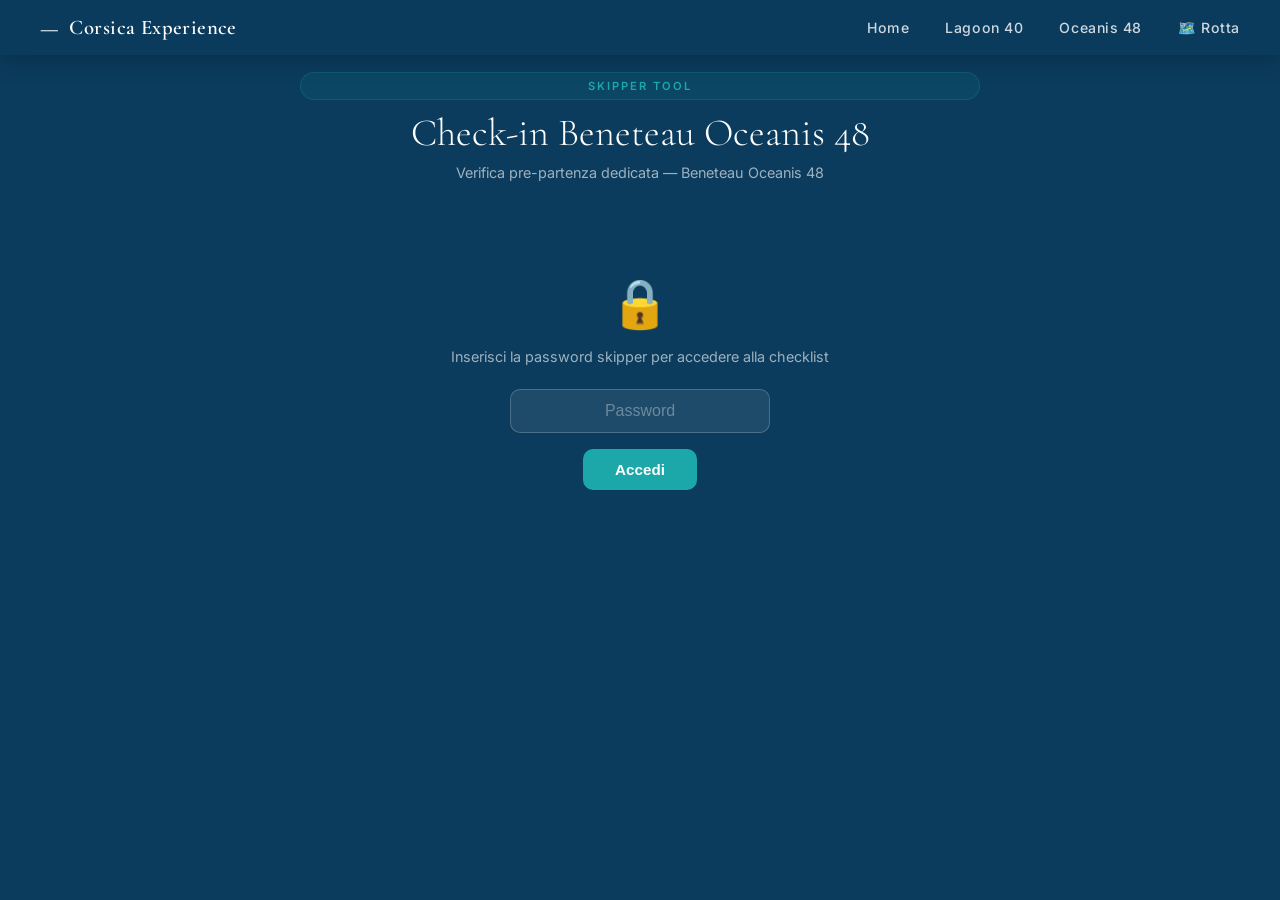
<file: checkin-oceanis.html>
<!DOCTYPE html>
<html lang="it">
<head>
  <meta charset="UTF-8" />
  <meta name="viewport" content="width=device-width, initial-scale=1.0" />
  <title>Check-in Beneteau Oceanis 48 · Corsica Experience</title>
  <link rel="stylesheet" href="styles.css?v=20260525i" />
  <link rel="preconnect" href="https://fonts.googleapis.com" />
  <link rel="preconnect" href="https://fonts.gstatic.com" crossorigin />
  <link href="https://fonts.googleapis.com/css2?family=Cormorant+Garamond:ital,wght@0,300;0,400;0,600;0,700;1,300;1,400&family=Inter:wght@300;400;500;600;700&family=Bebas+Neue&display=swap" rel="stylesheet" />
  <style>
    body { background: var(--ocean); color: #fff; min-height: 100vh; }
    .ci-wrap { max-width: 720px; margin: 0 auto; padding: 32px 20px 80px; }
    .ci-header { text-align: center; padding: 40px 0 32px; }
    .ci-header .label { font-size: .7rem; letter-spacing: .18em; text-transform: uppercase; color: var(--turq); font-weight: 600; display: block; margin-bottom: 10px; }
    .ci-header h1 { font-family: 'Cormorant Garamond', serif; font-size: 2.4rem; font-weight: 300; margin-bottom: 8px; }
    .ci-header p { font-size: .9rem; color: rgba(255,255,255,.6); }

    /* Boat selector */
    .boat-select { display: flex; gap: 12px; margin-bottom: 28px; flex-wrap: wrap; }
    .boat-btn { flex: 1; min-width: 140px; padding: 14px 16px; background: rgba(255,255,255,.07); border: 1px solid rgba(255,255,255,.15); border-radius: 12px; color: rgba(255,255,255,.7); font-size: .88rem; cursor: pointer; text-align: center; transition: all .2s; }
    .boat-btn:hover { background: rgba(255,255,255,.12); color: #fff; }
    .boat-btn.active { background: var(--turq); border-color: var(--turq); color: #fff; font-weight: 600; }

    /* Tab navigation */
    .tab-nav { display: flex; gap: 6px; flex-wrap: wrap; margin-bottom: 24px; }
    .tab-btn { padding: 7px 13px; background: rgba(255,255,255,.07); border: 1px solid rgba(255,255,255,.12); border-radius: 20px; color: rgba(255,255,255,.6); font-size: .78rem; cursor: pointer; white-space: nowrap; transition: all .2s; }
    .tab-btn:hover { background: rgba(255,255,255,.13); color: #fff; }
    .tab-btn.active { background: var(--turq); border-color: var(--turq); color: #fff; font-weight: 600; }
    .tab-panel { display: none; }
    .tab-panel.active { display: block; }

    /* Info card (for non-checklist tabs) */
    .info-card { background: rgba(255,255,255,.05); border: 1px solid rgba(255,255,255,.1); border-radius: 14px; padding: 20px 24px; margin-bottom: 16px; }
    .info-card h3 { font-size: .85rem; font-weight: 700; text-transform: uppercase; letter-spacing: .08em; color: var(--turq); margin-bottom: 12px; }
    .info-card p, .info-card li { font-size: .87rem; color: rgba(255,255,255,.75); line-height: 1.6; }
    .info-card ul { padding-left: 18px; }
    .info-card li { margin-bottom: 4px; }
    .info-card .tag { display: inline-block; padding: 2px 8px; border-radius: 10px; font-size: .72rem; font-weight: 600; margin-right: 4px; }
    .tag-red { background: rgba(248,113,113,.2); color: #fca5a5; }
    .tag-orange { background: rgba(251,146,60,.2); color: #fdba74; }
    .tag-green { background: rgba(52,211,153,.2); color: #6ee7b7; }

    /* Progress bar */
    .ci-progress { background: rgba(255,255,255,.08); border-radius: 20px; height: 6px; margin-bottom: 8px; overflow: hidden; }
    .ci-progress-fill { height: 100%; background: var(--turq); border-radius: 20px; transition: width .3s ease; }
    .ci-progress-label { font-size: .78rem; color: rgba(255,255,255,.5); margin-bottom: 28px; }

    /* Sections */
    .ci-section { margin-bottom: 20px; border-radius: 16px; overflow: hidden; background: rgba(255,255,255,.04); border: 1px solid rgba(255,255,255,.1); }
    .ci-section-header { display: flex; align-items: center; gap: 12px; padding: 16px 20px; background: rgba(255,255,255,.05); cursor: pointer; user-select: none; }
    .ci-section-header .icon { font-size: 1.3rem; }
    .ci-section-header .title { font-weight: 600; font-size: .95rem; flex: 1; }
    .ci-section-header .count { font-size: .78rem; color: rgba(255,255,255,.45); }
    .ci-section-header .arrow { font-size: .8rem; color: rgba(255,255,255,.35); transition: transform .2s; }
    .ci-section.open .arrow { transform: rotate(90deg); }
    .ci-section-body { display: none; padding: 8px 0; }
    .ci-section.open .ci-section-body { display: block; }

    /* Items */
    .ci-item { display: flex; align-items: flex-start; gap: 14px; padding: 12px 20px; border-bottom: 1px solid rgba(255,255,255,.05); transition: background .15s; }
    .ci-item:last-child { border-bottom: none; }
    .ci-item:hover { background: rgba(255,255,255,.04); }
    .ci-item input[type=checkbox] { width: 20px; height: 20px; accent-color: var(--turq); cursor: pointer; flex-shrink: 0; margin-top: 2px; }
    .ci-item-body { flex: 1; }
    .ci-item-label { font-size: .88rem; color: rgba(255,255,255,.8); line-height: 1.4; cursor: pointer; display: block; }
    .ci-item.checked .ci-item-label { color: rgba(255,255,255,.35); text-decoration: line-through; }
    .ci-item .hint { font-size: .75rem; color: rgba(255,255,255,.3); display: block; margin-top: 2px; }
    .ci-item-note { width: 100%; margin-top: 7px; padding: 6px 10px; background: rgba(255,255,255,.06); border: 1px solid rgba(255,255,255,.12); border-radius: 8px; color: rgba(255,255,255,.7); font-size: .78rem; resize: none; outline: none; font-family: inherit; transition: border-color .2s; }
    .ci-item-note:focus { border-color: var(--turq); }
    .ci-item-note::placeholder { color: rgba(255,255,255,.25); }
    /* Sync indicator */
    .sync-bar { display: flex; align-items: center; gap: 8px; font-size: .75rem; color: rgba(255,255,255,.4); margin-bottom: 16px; min-height: 20px; }
    .sync-dot { width: 7px; height: 7px; border-radius: 50%; background: rgba(255,255,255,.2); flex-shrink: 0; }
    .sync-dot.ok { background: #34d399; }
    .sync-dot.err { background: #f87171; }
    .sync-dot.loading { background: var(--turq); animation: pulse .8s infinite; }
    @keyframes pulse { 0%,100%{opacity:1} 50%{opacity:.3} }
    /* Boat tabs for checklist */
    .boat-tabs { display: flex; gap: 8px; margin-bottom: 20px; }
    .boat-tab { flex: 1; padding: 12px; background: rgba(255,255,255,.06); border: 1px solid rgba(255,255,255,.12); border-radius: 12px; color: rgba(255,255,255,.6); font-size: .85rem; font-weight: 600; cursor: pointer; text-align: center; transition: all .2s; }
    .boat-tab.active { background: var(--turq); border-color: var(--turq); color: #fff; }

    /* Actions */
    .ci-actions { display: flex; gap: 10px; margin-top: 24px; flex-wrap: wrap; }
    .ci-btn { flex: 1; min-width: 140px; padding: 13px 18px; border: none; border-radius: 12px; font-size: .85rem; font-weight: 600; cursor: pointer; transition: all .2s; }
    .ci-btn-reset { background: rgba(255,255,255,.08); color: rgba(255,255,255,.7); border: 1px solid rgba(255,255,255,.15); }
    .ci-btn-reset:hover { background: rgba(255,255,255,.14); color: #fff; }
    .ci-btn-print { background: var(--turq); color: #fff; }
    .ci-btn-print:hover { background: #17898a; }

    /* Lock screen */
    .ci-lock { text-align: center; padding: 60px 20px; }
    .ci-lock .lock-icon { font-size: 3rem; margin-bottom: 16px; }
    .ci-lock p { color: rgba(255,255,255,.6); font-size: .9rem; margin-bottom: 24px; }
    .ci-lock input { display: block; margin: 0 auto 16px; padding: 12px 20px; border-radius: 10px; border: 1px solid rgba(255,255,255,.2); background: rgba(255,255,255,.08); color: #fff; font-size: 1rem; width: 260px; text-align: center; outline: none; }
    .ci-lock input::placeholder { color: rgba(255,255,255,.35); }
    .ci-lock button { padding: 12px 32px; background: var(--turq); color: #fff; border: none; border-radius: 10px; font-size: .95rem; font-weight: 600; cursor: pointer; }
    .ci-lock .err { color: #f87171; font-size: .85rem; margin-top: 10px; display: none; }

    /* Print styles */
    @media print {
      body { background: #fff !important; color: #111 !important; }
      .ci-wrap { padding: 10mm 12mm !important; max-width: 100% !important; }
      .ci-header { padding: 0 0 16px !important; }
      .ci-header h1 { color: #0b3c5d !important; font-size: 1.8rem !important; }
      .ci-header p, .ci-header .label { color: #555 !important; }
      .boat-select, .boat-tabs, .tab-nav, .sync-bar, .ci-actions, .ci-lock { display: none !important; }
      .ci-progress, .ci-progress-label { display: none !important; }
      .ci-section { border: 1px solid #c0cdd8 !important; background: #fff !important; margin-bottom: 12px !important; break-inside: avoid; }
      .ci-section-body { display: block !important; }
      .ci-section-header { background: #e8f0f7 !important; cursor: default; }
      .ci-section-header .title { color: #0b3c5d !important; }
      .ci-section-header .arrow { display: none; }
      .ci-item { border-bottom: 1px solid #eee !important; padding: 9px 16px !important; }
      .ci-item-label { color: #333 !important; font-size: .85rem !important; }
      .ci-item.checked .ci-item-label { color: #888 !important; }
      .hint { color: #666 !important; }
      .ci-item-note { border: none !important; background: transparent !important; color: #333 !important; padding: 3px 0 !important; min-height: auto !important; }
      .ci-item input[type=checkbox] { accent-color: #1ca7a8; }
      .print-meta { display: block !important; }
    }
    .print-meta { display: none; font-size: .75rem; color: #999; text-align: right; margin-top: 20px; }
  </style>
</head>
<body>

<nav class="nav scrolled" id="nav">
  <div class="nav-inner">
    <a class="nav-logo" href="index.html">
      <span class="logo-icon">—</span>
      <span class="logo-text">Corsica Experience</span>
    </a>
    <div class="nav-links">
      <a href="index.html">Home</a>
      <a href="lagoon.html">Lagoon 40</a>
      <a href="oceanis.html">Oceanis 48</a>
      <a href="rotta.html">🗺️ Rotta</a>
    </div>
  </div>
</nav>

<div class="ci-wrap">
  <div class="ci-header">
    <span class="label">Skipper Tool</span>
    <h1>Check-in Beneteau Oceanis 48</h1>
    <p>Verifica pre-partenza dedicata — Beneteau Oceanis 48</p>
  </div>

  <!-- Lock screen -->
  <div id="lockScreen" class="ci-lock">
    <div class="lock-icon">🔒</div>
    <p>Inserisci la password skipper per accedere alla checklist</p>
    <input type="password" id="pwdInput" placeholder="Password" onkeydown="if(event.key==='Enter')unlock()" />
    <button onclick="unlock()">Accedi</button>
    <div class="err" id="lockErr">Password errata. Riprova.</div>
  </div>

  <!-- Main content (hidden until unlocked) -->
  <div id="mainContent" style="display:none">

    <!-- Tab navigation -->
    <div class="tab-nav" id="tabNav">
      <button class="tab-btn active" onclick="switchTab(0)">🚨 Check-in Barca</button>
      <button class="tab-btn" onclick="switchTab(1)">👥 Briefing</button>
      <button class="tab-btn" onclick="switchTab(2)">⛵ Prima di Salpare</button>
      <button class="tab-btn" onclick="switchTab(3)">🔍 Diagnostica 72h</button>
      <button class="tab-btn" onclick="switchTab(4)">📅 Verifiche Quotidiane</button>
      <button class="tab-btn" onclick="switchTab(5)">🆘 Shock Anafilattico</button>
      <button class="tab-btn" onclick="switchTab(6)">💊 Pronto Soccorso</button>
      <button class="tab-btn" onclick="switchTab(7)">🧯 Estintori</button>
      <button class="tab-btn" onclick="switchTab(8)">🍽️ Cambusa</button>
      <button class="tab-btn" onclick="switchTab(9)">📦 Inventario Velamica</button>
    </div>

    <!-- TAB 0: Check-in Barca (checklist) -->
    <div class="tab-panel active" id="tab-0">
      <div class="info-card" style="border-color:rgba(28,167,168,.35); background:rgba(28,167,168,.08)">
        <h3>⛵ Barca selezionata</h3>
        <p><strong>Beneteau Oceanis 48</strong> — questa pagina salva e legge esclusivamente il check-in di questa barca.</p>
      </div>
      <div class="sync-bar"><div class="sync-dot" id="syncDot"></div><span id="syncLabel">—</span></div>
      <div class="ci-progress"><div class="ci-progress-fill" id="progressFill"></div></div>
      <div class="ci-progress-label" id="progressLabel">0 / 0 voci completate</div>
      <div id="checklistContainer"></div>
      <div class="ci-actions">
        <button class="ci-btn ci-btn-reset" onclick="resetChecklist()">↺ Azzera tutto</button>
        <button class="ci-btn ci-btn-print" onclick="printChecklist()">🖨️ Stampa Check-in</button>
      </div>
    </div>

    <!-- TAB 1: Briefing equipaggio -->
    <div class="tab-panel" id="tab-1">
      <div class="info-card">
        <h3>📋 Info Briefing</h3>
        <p><strong>Durata:</strong> 20 minuti — in parte sottocoperta, in parte in coperta</p>
        <p><strong>Owner:</strong> Skipper</p>
        <p><strong>Audience:</strong> Tutti presenti e attenti, no musica. I neofiti devono poter vedere/toccare.</p>
      </div>
      <div class="ci-section open">
        <div class="ci-section-header" onclick="this.parentElement.classList.toggle('open')">
          <span class="icon">👥</span><span class="title">Argomenti da trattare</span><span class="arrow">▶</span>
        </div>
        <div class="ci-section-body" style="display:block">
          <div class="ci-item"><label>🔍 <strong>Conoscere equipaggio</strong> — chi sa nuotare, problemi fisici/allergie, esperienza precedente, nominare un "Secondo" (obbligo di legge)</label></div>
          <div class="ci-item"><label>🗺️ <strong>Intro</strong> — Presentazione crociera e ruolo skipper</label></div>
          <div class="ci-item"><label>🤝 <strong>Vita di bordo</strong> — Regole per stare bene insieme. Assegnazione compiti e ruoli</label></div>
          <div class="ci-item"><label>⚠️ <strong>Sicurezza base</strong> — Occhio al boma, tenersi in navigazione, winch e stopper</label></div>
          <div class="ci-item"><label>🦺 <strong>Dotazioni sicurezza</strong> — Dove sono i giubbotti e cinture, come si usano e regolano <span class="tag tag-red">IMPORTANTE</span></label></div>
          <div class="ci-item"><label>💊 <strong>Cassetta pronto soccorso</strong> — Localizzazione, contenuto e uso</label></div>
          <div class="ci-item"><label>🔥 <strong>Fuochi</strong> — Localizzazione, differenze boette/razzi/fuochi, modalità d'uso</label></div>
          <div class="ci-item"><label>🧯 <strong>Pericoli (fuoco)</strong> — Estintori: dove sono, tipo, come si usano</label></div>
          <div class="ci-item"><label>🌊 <strong>Uomo in mare</strong> — Cosa fare, man over board, tasto Distress, lanciare anulare</label></div>
          <div class="ci-item"><label>📻 <strong>Emergenza / Mayday</strong> — Cosa dire, canale VHF 16, posizione barca, EPIRB, scialuppa</label></div>
          <div class="ci-item"><label>💧 <strong>Condotta di buon senso</strong> — Acqua, elettricità, pulizia e ordine a bordo</label></div>
          <div class="ci-item"><label>❄️ <strong>Frigorifero</strong> — Aperto non raffredda; rifornire quando si preleva; radiatore ben areato</label></div>
          <div class="ci-item"><label>🚽 <strong>Scarichi WC, acqua e luci</strong> — No carta igienica nello scarico, risparmio acqua, spegnere luci</label></div>
          <div class="ci-item"><label>📦 <strong>Robe appese</strong> — Roba non legata vola, quella appoggiata cade; attenzione pentole in navigazione</label></div>
          <div class="ci-item"><label>🗺️ <strong>Tavolo carteggio</strong> — Plancia libera da riviste, creme, occhiali, fotocamere</label></div>
          <div class="ci-item"><label>🌙 <strong>Sempre pronti a salpare</strong> — La notte l'imbarcazione deve essere pronta a salpare</label></div>
          <div class="ci-item"><label>🚤 <strong>Tender</strong> — Spiegazione e rischi; remi a bordo, luce la sera, pieno di carburante</label></div>
          <div class="ci-item"><label>💰 <strong>Cassa e deposito cauzionale</strong> — Raccogliere deposito, spiegare gestione cassa comune</label></div>
          <div class="ci-item"><label>⚓ <strong>Ormeggio e ancoraggio</strong> — Ruoli, nodi principali, mezzo marinaio, parabordi, lancio cime</label></div>
          <div class="ci-item"><label>📻 <strong>Reperibilità skipper</strong> — VHF ch 72 / cellulare. Chiavi accensione sempre nel quadro</label></div>
        </div>
      </div>
    </div>

    <!-- TAB 2: Controlli prima di salpare -->
    <div class="tab-panel" id="tab-2">
      <div class="ci-section open">
        <div class="ci-section-header" onclick="this.parentElement.classList.toggle('open')">
          <span class="icon">⛵</span><span class="title">Controlli Prima di Salpare</span><span class="arrow">▶</span>
        </div>
        <div class="ci-section-body" style="display:block">
          <div class="ci-item"><label><strong>Meteo</strong><span class="note">7-2 gg prima: sinottiche (0/6/12/18). 1 gg prima: modelli (Windy — GFS/ECMWF/ICON/NEMS/AROME)</span></label></div>
          <div class="ci-item"><label><strong>Imbarcazione</strong><span class="note">Motore a giri giusti, controllare elettronica</span></label></div>
          <div class="ci-item"><label><strong>Ormeggio</strong><span class="note">Condizioni uscita, trappe, chi fa cosa nell'equipaggio</span></label></div>
          <div class="ci-item"><label><strong>Strumenti</strong><span class="note">Elettronica di bordo, batterie e gasolio</span></label></div>
          <div class="ci-item"><label><strong>Scafo</strong><span class="note">Usura e danni visivi</span></label></div>
          <div class="ci-item"><label><strong>Uscita dal porto</strong><span class="note">Gestione uscita, punto di ritrovo se si naviga appaiati, coppia di sicurezza</span></label></div>
          <div class="ci-item"><label><strong>Coppia di sicurezza</strong><span class="note">Attiva per uscire dal porto</span></label></div>
          <div class="ci-item"><label><strong>Acqua</strong><span class="note">Last minute refill — non fa mai male</span></label></div>
          <div class="ci-item"><label><strong>Ordine generale</strong><span class="note">Nautico, cambusa, bagagli</span></label></div>
        </div>
      </div>
    </div>

    <!-- TAB 3: Diagnostica scafo prime 72h -->
    <div class="tab-panel" id="tab-3">
      <div class="ci-section open">
        <div class="ci-section-header" onclick="this.parentElement.classList.toggle('open')">
          <span class="icon">🔍</span><span class="title">Diagnostica Scafo — Prime 24/72h</span><span class="arrow">▶</span>
        </div>
        <div class="ci-section-body" style="display:block">
          <div class="ci-item"><label><strong>Bulbo</strong><span class="note">Danni, anomalie, allentamenti, crepature (potrebbero aver preso botte/scogli)</span></label></div>
          <div class="ci-item"><label><strong>Carena</strong><span class="note">Primo bagno: botte, graffi su carena, bulbo, timone, elica. Pulizia manicotti aspirazione/espulsione acqua</span></label></div>
          <div class="ci-item"><label><strong>Armo</strong><span class="note">Tensione sartiame e stralli, manovre correnti, attrezzature coperta, vele (rollafiocco, rollaranda, lazy jack)</span></label></div>
          <div class="ci-item"><label><strong>Strumentazione</strong><span class="note">GPS posizione e dati, VHF trasmissione/ricezione, autopilota, profondimetro (taratura), LOG vs SOG</span></label></div>
          <div class="ci-item"><label><strong>Motore</strong><span class="note">Livelli gasolio/olio/raffreddamento, girante, fumi, calcolo ore/consumo, sentina motore (dolce o salata?)</span></label></div>
          <div class="ci-item"><label><strong>Consumo elettrico</strong><span class="note">Autoradio, frigo, VHF, luci (interne/navigazione/fonda/deck), autopilota, strumentazione navigazione</span></label></div>
        </div>
      </div>
    </div>

    <!-- TAB 4: Verifiche quotidiane -->
    <div class="tab-panel" id="tab-4">
      <div class="ci-section open">
        <div class="ci-section-header" onclick="this.parentElement.classList.toggle('open')">
          <span class="icon">📅</span><span class="title">Verifiche Quotidiane Scafo</span><span class="arrow">▶</span>
        </div>
        <div class="ci-section-body" style="display:block">
          <div class="ci-item"><label><strong>Bilge (Sentina)</strong><span class="note">Controllare accumuli d'acqua. Se presente: individuare la fonte e adottare misure correttive</span></label></div>
          <div class="ci-item"><label><strong>Battery</strong><span class="note">Livello batteria, correttamente fissata e collegata</span></label></div>
          <div class="ci-item"><label><strong>Engine</strong><span class="note">Olio motore, liquido raffreddamento, cinghie. Avviare e far girare alcuni minuti</span></label></div>
          <div class="ci-item"><label><strong>Fuel and Water</strong><span class="note">Livelli carburante e acqua sufficienti per la navigazione giornaliera</span></label></div>
          <div class="ci-item"><label><strong>Navigation Equipment</strong><span class="note">GPS, chartplotter, bussola, ecoscandaglio — tutti funzionanti</span></label></div>
          <div class="ci-item"><label><strong>Sails and Rigging</strong><span class="note">Vele e attrezzatura: segni di usura o danni</span></label></div>
          <div class="ci-item"><label><strong>Deck</strong><span class="note">Ponte: nessun elemento allentato o danneggiato, tutte le linee fissate correttamente</span></label></div>
        </div>
      </div>
    </div>

    <!-- TAB 5: Shock anafilattico -->
    <div class="tab-panel" id="tab-5">
      <div class="info-card">
        <h3>⚠️ Cos'è lo Shock Anafilattico</h3>
        <p>Reazione allergica estremamente grave e potenzialmente letale. Può verificarsi a distanza di secondi o minuti dall'esposizione all'allergene.</p>
        <p style="margin-top:8px"><strong>Cause:</strong> alimenti (arachidi), farmaci, veleno di insetti, lattice, esercizio fisico.</p>
      </div>
      <div class="info-card">
        <h3>🔴 Sintomi</h3>
        <ul>
          <li><strong>Pelle:</strong> prurito, orticaria, arrossamento, gonfiore</li>
          <li><strong>Naso:</strong> starnuti, naso chiuso/che cola</li>
          <li><strong>Bocca:</strong> prurito, gonfiore labbra e lingua</li>
          <li><strong>Gola:</strong> senso di oppressione, difficoltà a deglutire, gonfiore</li>
          <li><strong>Petto:</strong> mancanza di respiro, tosse, dispnea, dolore toracico</li>
          <li><strong>Cuore:</strong> polso debole, svenimento, shock</li>
          <li><strong>GI:</strong> vomito, diarrea, crampi</li>
          <li><strong>Sistema nervoso:</strong> capogiri, svenimento</li>
        </ul>
      </div>
      <div class="info-card">
        <h3>✅ Cosa Fare — Procedura</h3>
        <ul>
          <li><span class="tag tag-red">1</span> Mettere la barca in sicurezza, incaricare 2 membri per continuare la navigazione</li>
          <li><span class="tag tag-red">2</span> Rimuovere contatto con l'allergene (es. rimuovere pungiglione)</li>
          <li><span class="tag tag-orange">3</span> Posizionare: seduto se difficoltà respiratorie; posizione laterale di sicurezza se privo di conoscenza</li>
          <li><span class="tag tag-red">4</span> Usare autoiniettore di adrenalina se disponibile (ripetere dopo 5-15 min se no miglioramenti)</li>
          <li><span class="tag tag-orange">5</span> Contattare CIRM (Centro Internazionale Radio Medico) — VHF ch 16</li>
          <li><span class="tag tag-red">6</span> Rientro in porto urgente per pronto soccorso</li>
        </ul>
      </div>
    </div>

    <!-- TAB 6: Cassetta pronto soccorso -->
    <div class="tab-panel" id="tab-6">
      <div class="info-card">
        <h3>💊 Cassetta Pronto Soccorso — Oltre 12 Miglia</h3>
        <p style="margin-bottom:12px;font-size:.8rem;color:rgba(255,255,255,.5)">D.M. 03/2022 in vigore dal 8/6/22 — Contenitore PVC arancio stagna e galleggiante</p>
        <ul>
          <li>1 medicinale per mal di mare</li>
          <li>1 medicinale per cefalee</li>
          <li>1 antinfiammatorio generico</li>
          <li>1 flacone Clorexidina 5% (0,5L)</li>
          <li>1 flacone acqua ossigenata 250ml</li>
          <li>1 Neoxidina alcolica-Clorexidina 0,5% 500ml</li>
          <li>1 laccio piatto emostatico in nitrile</li>
          <li>1 cinghia emostatica</li>
          <li>10 bende garza orlata h 10cm</li>
          <li>5 garze idrofile sterili 18×40cm</li>
          <li>5 garze idrofile sterili 20×20cm</li>
          <li>5 suture steri strip 6×38mm</li>
          <li>1 busta ghiaccio istantaneo</li>
          <li>2 cerotti medicati 10×6cm</li>
          <li>1 pallone di rianimazione + maschere adulto e bambino</li>
          <li>1 cotone idrofilo 1kg</li>
          <li>1 forbici Lister 14,5cm</li>
          <li>Guanti sterili latex free (tg L ×1, tg M ×5)</li>
          <li>1 contenitore porta rifiuti taglienti</li>
          <li>1 sfigmomanometro con fonendo</li>
          <li>1 pulsiossimetro</li>
          <li>1 termometro</li>
          <li>1 coperta isotermica</li>
          <li>1 stecca per frattura</li>
          <li>1 manuale pronto soccorso multilingua</li>
          <li>1 copia Decreto Ministeriale</li>
        </ul>
      </div>
      <div class="info-card">
        <h3>📦 Specifiche Valigetta</h3>
        <ul>
          <li>Stagna e galleggiante con guarnizione certificata</li>
          <li>Alta resistenza a sabbia, polveri e agenti marini</li>
          <li>Valvola automatica di pressurizzazione</li>
          <li>Pareti ad alto spessore, cerniera lungo tutto il profilo</li>
          <li>Chiusure di sicurezza a doppio step</li>
        </ul>
      </div>
    </div>

    <!-- TAB 7: Estintori -->
    <div class="tab-panel" id="tab-7">
      <div class="info-card">
        <h3>🧯 Classi di Incendio e Estinguenti</h3>
        <ul>
          <li><span class="tag tag-orange">Classe A</span> Materiali solidi (legno, tessuti) → Acqua, schiuma, polveri chimiche</li>
          <li><span class="tag tag-red">Classe B</span> Liquidi infiammabili (petrolio, oli, vernici) → Schiuma, CO₂, polveri chimiche</li>
          <li><span class="tag tag-orange">Classe C</span> Gas → CO₂, polveri chimiche, idrocarburi alogenati</li>
          <li><span class="tag tag-red">Classe D</span> Metalli → Polveri specifiche</li>
        </ul>
      </div>
      <div class="info-card">
        <h3>📍 A Bordo — Posizioni Obbligatorie</h3>
        <ul>
          <li>1 estintore vicino alla plancia di comando (coperta)</li>
          <li>1 estintore vicino al carteggio (sottocoperta)</li>
          <li>1 estintore vicino alla sala macchine (sottocoperta)</li>
          <li><strong>Minimo 2 sottocoperta + 1 in pozzetto</strong></li>
        </ul>
      </div>
    </div>

    <!-- TAB 8: Cambusa -->
    <div class="tab-panel" id="tab-8">
      <div class="info-card">
        <h3>❄️ In Frigo — Come Disporre</h3>
        <ul>
          <li><strong>Sopra:</strong> Insalata, uova, cibi fragili e confezioni già aperte — in sacchetti di plastica o pellicola (NO carta)</li>
          <li><strong>A metà:</strong> Formaggi, affettati, yogurt, frutta e verdura non fragile — in sacchetti/pellicola</li>
          <li><strong>Sotto:</strong> Vino, acqua, bibite, latte — disporre in piedi</li>
        </ul>
      </div>
      <div class="info-card">
        <h3>🗄️ Fuori dal Frigo — Come Disporre</h3>
        <ul>
          <li><strong>Sotto i paioli / divani dinette:</strong> Bevande e cibi in vetro, plastica o metallo — TOGLIERE dai contenitori in carta o cartone</li>
          <li><strong>Stipetti lato opposto al divano:</strong> Cibi salati (pasta, riso, sughi, tonno, pane) — cose pesanti sotto, leggere sopra</li>
          <li><strong>Stipetti lato opposto al divano:</strong> Cibi dolci (biscotti, caffè, cereali, Nutella) — cose pesanti sotto, leggere sopra</li>
        </ul>
      </div>
    </div>

    <!-- TAB 9: Inventario Velamica -->
    <div class="tab-panel" id="tab-9">
      <div class="info-card" style="border-color:rgba(28,167,168,.35);background:rgba(28,167,168,.08);margin-bottom:14px">
        <h3>⛵ SHAREL — Beneteau Oceanis 48</h3>
        <p>Modello: Beneteau Oceanis 48 · Targa RC 861 D<br>
        Posto B2 — Porto Mirabello (La Spezia) · VHF Porto CH 73<br>
        <small style="color:rgba(255,255,255,.4)">Sincronizzato con il foglio Cambusa Oceanis · tab "inventario"</small></p>
      </div>
      <div style="background:rgba(239,68,68,.12);border:1px solid rgba(239,68,68,.35);border-radius:14px;padding:12px 16px;margin-bottom:16px;display:flex;align-items:center;gap:10px">
        <span style="font-size:1.4rem;flex-shrink:0">⚡</span>
        <p style="margin:0;font-size:.85rem;font-weight:600;color:rgba(255,255,255,.88)">NON accendere il motore quando la barca è allacciata alla 220V</p>
      </div>
      <div style="display:grid;grid-template-columns:1fr 1fr;gap:10px;margin-bottom:16px">
        <div class="info-card" style="padding:12px 14px">
          <h3>Ore motore CHECK-IN</h3>
          <input type="number" id="invOreIn" placeholder="es. 1234" style="background:transparent;border:none;border-bottom:1px solid rgba(255,255,255,.2);color:#fff;font-size:1.15rem;font-weight:600;outline:none;width:100%;padding:3px 0;margin-top:4px" oninput="scheduleInvExtra('ore_in',this.value)" />
        </div>
        <div class="info-card" style="padding:12px 14px">
          <h3>Ore motore CHECK-OUT</h3>
          <input type="number" id="invOreOut" placeholder="es. 1251" style="background:transparent;border:none;border-bottom:1px solid rgba(255,255,255,.2);color:#fff;font-size:1.15rem;font-weight:600;outline:none;width:100%;padding:3px 0;margin-top:4px" oninput="scheduleInvExtra('ore_out',this.value)" />
        </div>
      </div>
      <div class="sync-bar"><div class="sync-dot" id="invSyncDot"></div><span id="invSyncLabel">—</span></div>
      <div class="ci-progress"><div class="ci-progress-fill" id="invProgressFill"></div></div>
      <div class="ci-progress-label" id="invProgressLabel">0 / 155 voci verificate</div>
      <div id="invContainer"></div>
      <div style="margin-top:18px">
        <p style="font-size:.7rem;font-weight:700;letter-spacing:.12em;text-transform:uppercase;color:rgba(255,255,255,.4);margin-bottom:7px">Note di Check-in / Check-in Remarks</p>
        <textarea id="invNoteCheckin" rows="3" placeholder="Annotare anomalie, danni o mancanze al check-in…" style="width:100%;background:rgba(255,255,255,.05);border:1px solid rgba(255,255,255,.12);border-radius:12px;color:#fff;padding:11px 14px;font-size:.85rem;line-height:1.6;resize:vertical;outline:none;box-sizing:border-box;font-family:inherit" oninput="scheduleInvExtra('note_checkin',this.value)"></textarea>
      </div>
      <div class="ci-actions">
        <button class="ci-btn ci-btn-reset" onclick="resetInv()">↺ Azzera inventario</button>
        <button class="ci-btn ci-btn-print" onclick="window.print()">🖨️ Stampa</button>
      </div>
    </div>

    <div class="print-meta" id="printMeta"></div>
  </div>
</div>

<script>
const ADMIN_PWD = 'Skipper2026';
const CI_AUTH_KEY = 'auth_ci_oc_ts';
const CI_AUTH_TTL = 14 * 24 * 60 * 60 * 1000;
const INV_API = 'https://script.google.com/macros/s/AKfycbzKBOL-cQpkTA-B9bUiHLwK8n02xsZOcMCSfckDA_Wk4RCTTdNa5ObZiHyDNokiDJcOwQ/exec';
const INV_LS = 'inv_oc_ci_state';
let invState = {};
let invExtraTimers = {};
let invLoaded = false;
let invScriptCnt = 0;

const SECTIONS_BASE = [
  {
    icon: '🚨', title: 'HIGH FIVE — Priorità Assoluta',
    note: 'Salpa ancora, Sentine, Batterie, Motore, Timoneria',
    items: [
      { id: 'hf1', text: 'Salpa ancora', note: 'Funzionamento verricello, calare e salpare 10 mt' },
      { id: 'hf2', text: 'Sentina', note: 'Controllo se c\'è acqua, pompa elettrica e manuale funzionanti' },
      { id: 'hf3', text: 'Batterie', note: 'Test tensione servizi e motore, verifica ricarica' },
      { id: 'hf4', text: 'Motore', note: 'Accensione, marce, scarico acqua, fumi, olio, cinghia' },
      { id: 'hf5', text: 'Timoneria', note: 'Fluidità, gioco, autopilota, barra di rispetto' },
    ]
  },
  {
    icon: '⚓', title: 'Check-in in Coperta',
    items: [
      { id: 'cop1', text: 'Timone', note: 'Fluidità e gioco, catene/cavi/pistone autopilota. Timone di rispetto: localizzare perno' },
      { id: 'cop2', text: 'Ancora principale / Salpa ancora', note: 'Analisi visiva catena e campana. Magnetotermico, dimensione catena, grillo/giunto, sagolino, verricello elettrico e frizione manuale' },
      { id: 'cop3', text: 'Esterno barca — opera morta', note: 'Tuga, pulpiti, battagliola, falchetta: botte, crepe, delaminazione, ruggine' },
      { id: 'cop4', text: 'Opera viva', note: 'Prima occasione: bulbo, timone, elica' },
      { id: 'cop5', text: 'Albero, boma, crocette, sartie, paterazzi', note: 'Rettilineità, ammaccature, piede d\'albero. Sartie: tensione bilanciata, arridatoi, crocette' },
      { id: 'cop6', text: 'Genoa e Randa', note: 'Apertura/chiusura avvolgifiocco e avvolgiranda, usura, stecche, lazy bag e lazy jack' },
      { id: 'cop7', text: 'Scotte e drizze', note: 'Lunghezza e usura' },
      { id: 'cop8', text: 'Bozzelli, carrelli e stopper', note: 'Stato e usura' },
      { id: 'cop9', text: 'Steriggi', note: 'Guarnizioni e maniglie di chiusura' },
      { id: 'cop10', text: 'Winch e maniglie', note: 'Numero e stato (almeno 2 + 1 rispetto)' },
      { id: 'cop11', text: 'Luci di navigazione', note: 'Via (rosso/verde prua, engine light albero, coronamento poppa). Deck light e testa d\'albero' },
      { id: 'cop12', text: 'Cime e parabordi', note: 'Ormeggio: 1 da 50m, 2 da 20/25m, altre varie. Parabordi: minimo 6' },
      { id: 'cop13', text: 'Dotazioni sicurezza coperta', note: 'Riflettore radar, salvagente anulare + cimino, boetta luminosa, pompa sentina manuale, estintore plancia' },
      { id: 'cop14', text: 'Zattera di salvataggio', note: 'Posizione, n° passeggeri, data scadenza/revisione, stato generale, sagolino innesco libero' },
      { id: 'cop15', text: 'Tender e fuoribordo', note: 'Stato, remi, cimino galleggiante. Motore: carburante, olio, elica, chiavetta, kill-cord' },
      { id: 'cop16', text: 'Ancora di rispetto', note: 'Localizzazione, catena e cima' },
      { id: 'cop17', text: 'Taniche e liquidi motore', note: 'Acqua, gasolio, mix fuoribordo, olio, liquido raffreddamento' },
      { id: 'cop18', text: 'Strumenti navigazione pozzetto', note: 'Bussola, GPS, LOG, ecoscandaglio, indicatore vento, VHF, indicatori acqua e batterie' },
      { id: 'cop19', text: 'Barra di rispetto', note: 'Localizzare perno asse timone, prova funzionamento' },
      { id: 'cop20', text: 'Altre dotazioni', note: 'Ancora rispetto, bombola gas (principale + rispetto), cavo 220V, tubo acqua, tanica gasolio 20L, tanica fuoribordo, olio, lifeline, sassola, buiolo, spugna, ramazza' },
    ]
  },
  {
    icon: '🔧', title: 'Check-in Sotto Coperta — Motore',
    items: [
      { id: 'mot1', text: 'Batterie — analisi visiva', note: 'Pulite, asciutte, non ossidate. Test voltaggio con utenze staccate' },
      { id: 'mot2', text: 'Batterie — test carica', note: 'Fine giornata: ripetere test. Voltaggio variato molto = problema batteria' },
      { id: 'mot3', text: 'Motore — base', note: 'Accensione/spegnimento, marce, acceleratore, folle, effetto evolutivo' },
      { id: 'mot4', text: 'Motore — analisi visiva', note: 'Pulizia, vernice intatta (soprattutto attorno iniettori)' },
      { id: 'mot5', text: 'Motore — Water', note: 'Filtro acqua salata e livello liquido raffreddamento' },
      { id: 'mot6', text: 'Motore — Oil', note: 'Livello e colore olio motore' },
      { id: 'mot7', text: 'Motore — Belt', note: 'Stato e tensione cinghia di trasmissione' },
      { id: 'mot8', text: 'Motore — Bilge', note: 'Pulizia della sentina' },
      { id: 'mot9', text: 'Motore — Leaks', note: 'Corrosione, calcare o liquidi presenti?' },
      { id: 'mot10', text: 'Motore — Exhaust', note: 'Fumi motore e scarico acqua regolari' },
    ]
  },
  {
    icon: '🆘', title: 'Sicurezza Sotto Coperta',
    items: [
      { id: 'sic1', text: 'Sentina', note: 'Acqua presente (dolce o salata?), perdite/falle, pompa elettrica manuale/automatica, filtro, pompa manuale esterna' },
      { id: 'sic2', text: 'Giubbotti salvagente', note: 'N° (1 per imbarcato), localizzazione, stato, tipo (minimo 250N)' },
      { id: 'sic3', text: 'Cinture di sicurezza', note: 'Localizzazione e numero (consigliate almeno 4)' },
      { id: 'sic4', text: 'Estintori', note: 'Localizzazione, stato/validità, tipo, uso, numero (almeno 2 sotto: 1 carteggio, 1 sala macchine)' },
      { id: 'sic5', text: 'Fuochi / boette / razzi', note: 'Localizzazione, scadenza, numero (almeno 2 per tipo vicino carteggio)' },
      { id: 'sic6', text: 'Kit pronto soccorso', note: 'Cerotti, bende, laccio emostatico, disinfettante, antidolorifici, antibiotico' },
      { id: 'sic7', text: 'Cassetta attrezzi e spare parts', note: 'Martello, cacciaviti, pinza, chiavi, seghetto, nastro isolante, tappi turafalle, cinghie, girante, filtri, olio' },
      { id: 'sic8', text: 'EPIRB', note: 'Localizzazione e stato (obbligatorio oltre 50NM)' },
    ]
  },
  {
    icon: '⚡', title: 'Impianti e Strumenti',
    items: [
      { id: 'imp1', text: 'Quadro elettrico', note: 'Indicatori livelli carburante, acqua, batterie. Controllare tutti gli switch' },
      { id: 'imp2', text: 'Strumenti elettronici', note: 'GPS con carte aggiornate, stazione meteo, AIS e radar (se presenti)' },
      { id: 'imp3', text: 'VHF', note: 'Funzionamento, MMSI inserito, procedura MayDay DSC' },
      { id: 'imp4', text: 'GPS', note: 'Impostazione dati e accuratezza posizione porto su carta nautica' },
      { id: 'imp5', text: 'Bow thruster', note: 'Funzionamento e batterie dedicate (se presente)' },
      { id: 'imp6', text: 'Scarichi / acque', note: 'Acque bianche, dolci, salate. Pressione autoclave. WC funzionanti' },
      { id: 'imp7', text: 'Carena — primo bagno', note: 'Botte, graffi su opera viva, bulbo, timone, elica' },
      { id: 'imp8', text: 'Tender sotto coperta', note: 'Stato, tenuta pressione, remi, motore' },
    ]
  },
  {
    icon: '📄', title: 'Documenti di Bordo',
    items: [
      { id: 'doc1', text: 'Licenza di navigazione (Call Sign)', note: 'Abilita navigazione — no visto periodico' },
      { id: 'doc2', text: 'Certificato di sicurezza', note: 'In corso di validità' },
      { id: 'doc3', text: 'Dichiarazione di potenza / certificato motore', note: '' },
      { id: 'doc4', text: 'Polizza assicurazione', note: 'Obbligatoria per tutti i motori, incluso tender' },
      { id: 'doc5', text: 'Licenza esercizio RTF (MMSI)', note: '' },
      { id: 'doc6', text: 'Certificato limitato RTF del comandante', note: '' },
      { id: 'doc7', text: 'Patente nautica in corso di validità', note: 'Se motore > 40 cv' },
      { id: 'doc8', text: 'Documenti identità equipaggio', note: 'Documento per ogni persona a bordo' },
      { id: 'doc9', text: 'Documenti nautici obbligatori', note: 'Portolani, elenco fari, carte nautiche, Carta 1111, avvisi ai naviganti' },
      { id: 'doc10', text: 'Manuale d\'uso imbarcazione', note: 'Consigliabile' },
    ]
  },
];

// ── Config ──────────────────────────────────────────
const CHECKIN_API = 'https://script.google.com/macros/s/AKfycbyJfr1x_EmQhsoVb2_57bxTtR0GF4P4ECvt9mgyUjJEcsTzqRplfL1GZbLJGSRCYZUNRQ/exec';
const BOATS = {
  Lagoon40:  { name: 'Lagoon 40',          sections: SECTIONS_BASE },
  Oceanis48: { name: 'Beneteau Oceanis 48', sections: SECTIONS_BASE }
};

// ── State ────────────────────────────────────────────
const FIXED_BOAT = 'Oceanis48';
let currentBoat = FIXED_BOAT;
let localState  = {};   // { [voceId]: { stato: bool, nota: string } }
let saveTimers  = {};

// ── Tab switching ────────────────────────────────────
function switchTab(idx) {
  document.querySelectorAll('.tab-btn').forEach((b, i) => b.classList.toggle('active', i === idx));
  document.querySelectorAll('.tab-panel').forEach((p, i) => p.classList.toggle('active', i === idx));
  if (idx === 9 && !invLoaded) { invLoaded = true; loadInv(); }
}

// ── Lock / unlock ────────────────────────────────────
function doUnlockCI() {
  document.getElementById('lockScreen').style.display = 'none';
  document.getElementById('mainContent').style.display = 'block';
  loadFromSheets(FIXED_BOAT);
}
function unlock() {
  const val = document.getElementById('pwdInput').value;
  if (val === ADMIN_PWD) {
    try { localStorage.setItem(CI_AUTH_KEY, Date.now().toString()); } catch(e) {}
    doUnlockCI();
  } else {
    document.getElementById('lockErr').style.display = 'block';
  }
}

// ── Boat selection ───────────────────────────────────
function selectBoatCheckin() {
  currentBoat = FIXED_BOAT;
  loadFromSheets(FIXED_BOAT);
}

// ── Sync indicator ───────────────────────────────────
function setSyncState(state, msg) {
  const dot = document.getElementById('syncDot');
  const lbl = document.getElementById('syncLabel');
  dot.className = 'sync-dot ' + state;
  lbl.textContent = msg;
}

// ── Load from Google Sheets via JSONP ───────────────
function loadFromSheets(boat) {
  setSyncState('loading', 'Caricamento da Google Sheets…');
  const cached = getCached(boat);
  localState = cached;
  renderChecklist(boat);
  const cbName = '_ci_cb_' + Date.now();
  const timeout = setTimeout(() => {
    delete window[cbName];
    const old = document.getElementById('_ci_script');
    if (old) old.remove();
    if (boat !== FIXED_BOAT) return;
    setSyncState('err', 'Timeout — dati locali in uso');
  }, 8000);
  window[cbName] = function(res) {
    clearTimeout(timeout);
    delete window[cbName];
    const old = document.getElementById('_ci_script');
    if (old) old.remove();
    if (boat !== FIXED_BOAT) return;
    if (res.ok) {
      localState = {};
      Object.keys(res.data).forEach(id => {
        localState[id] = { stato: res.data[id].stato, nota: res.data[id].nota };
      });
      setCached(boat, localState);
      renderChecklist(boat);
      setSyncState('ok', 'Sincronizzato · ' + new Date().toLocaleTimeString('it-IT'));
    } else {
      setSyncState('err', 'Errore Sheets — dati locali in uso');
      renderChecklist(boat);
    }
  };
  const s = document.createElement('script');
  s.id = '_ci_script';
  s.src = CHECKIN_API + '?boat=' + boat + '&callback=' + cbName;
  document.head.appendChild(s);
  s.onerror = () => {
    clearTimeout(timeout);
    delete window[cbName];
    if (boat !== FIXED_BOAT) return;
    setSyncState('err', 'Offline — dati locali in uso');
  };
}

// ── Save single item to Sheets via no-cors POST ──────
function saveToSheets(boat, voceId, stato, nota) {
  const timerKey = boat + ':' + voceId;
  clearTimeout(saveTimers[timerKey]);
  saveTimers[timerKey] = setTimeout(() => {
    setSyncState('loading', 'Salvataggio…');
    const params = new URLSearchParams();
    params.append('boat', boat);
    params.append('voceId', voceId);
    params.append('stato', stato ? 'true' : 'false');
    params.append('nota', nota);
    params.append('skipper', 'Skipper');
    fetch(CHECKIN_API, {
      method: 'POST',
      mode: 'no-cors',
      body: params
    })
    .then(() => setSyncState('ok', 'Salvato · ' + new Date().toLocaleTimeString('it-IT')))
    .catch(() => setSyncState('err', 'Offline — salvato in locale'));
  }, 800);
}

// ── Local cache ──────────────────────────────────────
function getCached(boat) {
  try { return JSON.parse(localStorage.getItem('ci_cache_' + boat)) || {}; } catch(e) { return {}; }
}
function setCached(boat, state) {
  localStorage.setItem('ci_cache_' + boat, JSON.stringify(state));
}

// ── Render checklist ─────────────────────────────────
function renderChecklist(boat) {
  const sections = BOATS[boat].sections;
  const container = document.getElementById('checklistContainer');
  container.innerHTML = '';

  sections.forEach((sec, si) => {
    const div = document.createElement('div');
    div.className = 'ci-section open';
    div.id = 'sec-' + si;

    const doneInSec = sec.items.filter(it => localState[it.id] && localState[it.id].stato).length;

    div.innerHTML = `
      <div class="ci-section-header" onclick="toggleSection('sec-${si}')">
        <span class="icon">${sec.icon}</span>
        <span class="title">${sec.title}</span>
        <span class="count">${doneInSec}/${sec.items.length}</span>
        <span class="arrow">▶</span>
      </div>
      <div class="ci-section-body">
        ${sec.items.map(it => {
          const s = localState[it.id] || {};
          const checked = !!s.stato;
          const nota = s.nota || '';
          return `
          <div class="ci-item${checked ? ' checked' : ''}" id="item-${it.id}">
            <input type="checkbox" id="cb-${it.id}" ${checked ? 'checked' : ''}
              onchange="onToggle('${it.id}','sec-${si}',this.checked)"/>
            <div class="ci-item-body">
              <span class="ci-item-label" onclick="document.getElementById('cb-${it.id}').click()">${it.text}</span>
              ${it.note ? `<span class="hint">${it.note}</span>` : ''}
              <textarea class="ci-item-note" rows="1" placeholder="Aggiungi una nota…"
                onchange="onNota('${it.id}',this.value)"
                onfocus="this.rows=3" onblur="this.rows=1">${escHtml(nota)}</textarea>
            </div>
          </div>`;
        }).join('')}
      </div>`;
    container.appendChild(div);
  });

  updateProgress(boat);
}

function escHtml(s) { return (s||'').replace(/&/g,'&amp;').replace(/</g,'&lt;').replace(/>/g,'&gt;'); }

// ── Toggle checkbox ───────────────────────────────────
function onToggle(id, secId, checked) {
  const boat = FIXED_BOAT;
  if (!localState[id]) localState[id] = { stato: false, nota: '' };
  localState[id].stato = checked;
  setCached(boat, localState);
  const itemEl = document.getElementById('item-' + id);
  if (itemEl) itemEl.classList.toggle('checked', checked);
  updateProgress(boat);
  updateSecCount(secId);
  saveToSheets(boat, id, checked, localState[id].nota);
}

// ── Nota ──────────────────────────────────────────────
function onNota(id, val) {
  const boat = FIXED_BOAT;
  if (!localState[id]) localState[id] = { stato: false, nota: '' };
  localState[id].nota = val;
  setCached(boat, localState);
  saveToSheets(boat, id, localState[id].stato, val);
}

// ── Section helpers ───────────────────────────────────
function toggleSection(id) { document.getElementById(id).classList.toggle('open'); }

function updateSecCount(secId) {
  const sec = document.getElementById(secId);
  if (!sec) return;
  const total = sec.querySelectorAll('.ci-item').length;
  const done  = sec.querySelectorAll('.ci-item.checked').length;
  const el = sec.querySelector('.count');
  if (el) el.textContent = done + '/' + total;
}

// ── Progress bar ──────────────────────────────────────
function updateProgress(boat) {
  const sections = BOATS[boat].sections;
  const total = sections.reduce((n, s) => n + s.items.length, 0);
  const done  = sections.reduce((n, s) => n + s.items.filter(it => localState[it.id] && localState[it.id].stato).length, 0);
  const pct = total ? Math.round(done / total * 100) : 0;
  document.getElementById('progressFill').style.width = pct + '%';
  document.getElementById('progressLabel').textContent = done + ' / ' + total + ' voci completate (' + pct + '%)';
}

// ── Reset ─────────────────────────────────────────────
function resetChecklist() {
  if (!confirm('Azzerare TUTTE le spunte e le note per ' + BOATS[FIXED_BOAT].name + '?')) return;
  localState = {};
  setCached(FIXED_BOAT, {});
  renderChecklist(FIXED_BOAT);
  setSyncState('loading', 'Reset in corso…');
  // Reset su Sheets: invia stato false per tutte le voci
  const sections = BOATS[FIXED_BOAT].sections;
  const allIds = sections.flatMap(s => s.items.map(it => it.id));
  const promises = allIds.map(id => {
    const p = new URLSearchParams();
    p.append('boat', FIXED_BOAT); p.append('voceId', id); p.append('stato', 'false'); p.append('nota', ''); p.append('skipper', 'Skipper');
    return fetch(CHECKIN_API, { method: 'POST', mode: 'no-cors', body: p }).catch(() => {});
  });
  Promise.all(promises).then(() => setSyncState('ok', 'Reset completato'));
}

// ── Print ─────────────────────────────────────────────
function printChecklist() {
  const boat = BOATS[FIXED_BOAT];
  const now = new Date().toLocaleString('it-IT');
  document.getElementById('printMeta').textContent = 'Barca: ' + boat.name + '  ·  Stampato: ' + now + '  ·  Skipper: ___________________________';
  window.print();
}

// ══════════════════════════════════════════════════════
// INVENTARIO VELAMICA — TAB 9
// ══════════════════════════════════════════════════════

const INV_SECTIONS = [
  {
    id: 'esterno', label: 'Esterno — Coperta', emoji: '⚓',
    items: [
      { id:'e01', it:'Carburante Diesel',              en:'Fuel filling (Diesel)',             qty:'×2' },
      { id:'e02', it:'Rifornimento Acqua',              en:'Water Filling (330l+165l+165l)',    qty:'×3 serbatoi' },
      { id:'e03', it:'Aspirapolvere (gavone poppa dx)', en:'Vacuum cleaner — Stern locker dx',  qty:'×1' },
      { id:'e04', it:'Ancora di rispetto',              en:'Small Anchor',                      qty:'×1' },
      { id:'e05', it:'Cime ormeggio',                   en:'Chain and Rope',                    qty:'×4' },
      { id:'e06', it:'Barra emergenza',                 en:'Emergency Tiller',                  qty:'×1' },
      { id:'e07', it:'Gonfiatore',                      en:'Pump',                              qty:'×1' },
      { id:'e08', it:'Remi',                            en:'Oars',                              qty:'×2' },
      { id:'e09', it:'Mezzomarinaio',                   en:'Oarlocks',                          qty:'×1' },
      { id:'e10', it:'Scopa',                           en:'Deck Brush',                        qty:'×1' },
      { id:'e11', it:'Posacenere',                      en:'Ashtray',                           qty:'×1' },
      { id:'e12', it:'Sacca portascarpe',               en:'Shoe Bag',                          qty:'' },
      { id:'e13', it:'Manichetta acqua',                en:'Water hose',                        qty:'×1' },
      { id:'e14', it:'Coperchi strumenti',              en:'Instrument covers',                 qty:'×6' },
      { id:'e15', it:'Pistola manichetta',              en:'Water hose pistol',                 qty:'×1' },
      { id:'e16', it:'Secchio',                         en:'Plastic Bucket',                    qty:'×1' },
      { id:'e17', it:'Spugna',                          en:'Sponge',                            qty:'×1' },
      { id:'e18', it:'Detersivo scafo',                 en:'Hull Shampoo',                      qty:'×1' },
      { id:'e19', it:'Pelle di daino',                  en:'Chamois Leather',                   qty:'×1' },
      { id:'e20', it:'Imbuto per carburante',           en:'Fuel tunnel',                       qty:'×1' },
      { id:'e21', it:'Tanica benzina 5lt',              en:'Jerrycan gasoline 5lt',             qty:'×1' },
      { id:'e22', it:'Tasche manovelle winch',          en:'Winch Handle holders',              qty:'×2' },
      { id:'e23', it:'Pompa di sentina manuale',        en:'Hand bilge pump',                   qty:'×1' },
      { id:'e24', it:'Leva della pompa',                en:'Bilge pump handle',                 qty:'×1' },
      { id:'e25', it:'Adattatore 220V',                 en:'Adaptor 220V',                      qty:'×1' },
      { id:'e26', it:'Segnali diurni — Cono',           en:'Day signals-cone',                  qty:'×1' },
      { id:'e27', it:'Segnali diurni — Sfera',          en:'Day signals-sphere',                qty:'×1' },
      { id:'e28', it:'Salvagente anulare',              en:'Horseshoe life buoys',              qty:'×1' },
      { id:'e29', it:'Boetta luminosa',                 en:'Light automatic',                   qty:'×1' },
      { id:'e30', it:'Cavo 220V',                       en:'220V shore power cable',            qty:'×1' },
      { id:'e31', it:'Scaletta d\'emergenza',           en:'Emergency ladder (Draglie)',         qty:'×1' },
      { id:'e32', it:'Asta + bandiera italiana',        en:'Flag pole and Italian flag',         qty:'×1' },
    ]
  },
  {
    id: 'motore', label: 'Motore — Accensione', emoji: '⚙️',
    note: '⚠️ Accendere e tenere acceso il motore durante questa sezione',
    items: [
      { id:'m01', it:'Strumenti controllo motore',    en:'Engine\'s controls',          check:true },
      { id:'m02', it:'Controllare scarico',            en:'Check exhaust pipe',           check:true },
      { id:'m03', it:'Provare marcia avanti/indietro', en:'Run engine forward/back',      check:true },
      { id:'m04', it:'Elica di prua (Bow Thruster)',   en:'Bow Thruster',                 check:true, qty:'×1' },
      { id:'m05', it:'Calavele',                       en:'Sail locker',                  qty:'×1' },
      { id:'m06', it:'Olio motore di riserva',         en:'Extra engine oil',             qty:'×1' },
      { id:'m07', it:'Ancora e catena (60 mt)',        en:'Anchor with chain (60mt)',      qty:'×1' },
      { id:'m08', it:'Verricello-Salpaancora',         en:'Windlass',                     check:true },
      { id:'m09', it:'Manovella ancora',               en:'Hand lever for windlass',       qty:'×1' },
      { id:'m10', it:'Telecomando salpancora',         en:'Windlass remote control',       check:true },
      { id:'m11', it:'Apertura spiaggetta poppa',      en:'Swimming platform opening',    check:true },
      { id:'m12', it:'Doccia esterna',                 en:'External shower',              qty:'×1' },
      { id:'m13', it:'Bombole gas',                    en:'Gas bottles',                  qty:'×2' },
      { id:'m14', it:'Frigoriferi',                    en:'Electric refrigerator',        qty:'×1' },
      { id:'m15', it:'Autogonfiabile 11 Pax',          en:'Life raft 11 Pax',             qty:'' },
      { id:'m16', it:'Pilota automatico',              en:'Autopilot',                    check:true },
    ]
  },
  {
    id: 'coperta', label: 'Strumenti & Coperta', emoji: '🧭',
    note: '🔴 Spegnere il motore prima di questa sezione',
    items: [
      { id:'c01', it:'Freno ruota del timone',         en:'Steering wheel friction',      check:true },
      { id:'c02', it:'Bussola magnetica',              en:'Magnetic Compass',             qty:'×2' },
      { id:'c03', it:'Ecoscandaglio + Log',            en:'Depth sounder + Log',          check:true },
      { id:'c04', it:'Anemometro',                     en:'Wind indicator',               check:true },
      { id:'c05', it:'GPS-Plotter',                    en:'GPS-Plotter',                  check:true, qty:'×1+2' },
      { id:'c06', it:'AIS — MMSI 247-13507-0',         en:'AIS transponder',              qty:'' },
      { id:'c07', it:'Parabordi laterali',             en:'Side Fenders',                 qty:'×8' },
      { id:'c08', it:'Parabordi-palla',                en:'Round fenders',                qty:'×2' },
      { id:'c09', it:'Scarico Webasto',                en:'Heating exhaust position',     qty:'×3' },
      { id:'c10', it:'Tender (gommone)',                en:'Dinghy',                       qty:'×1' },
      { id:'c11', it:'Bimini',                         en:'Bimini',                       qty:'×1' },
      { id:'c12', it:'Sprayhood',                      en:'Sprayhood',                    qty:'×1' },
      { id:'c13', it:'Cuscineria esterna',             en:'External cushions',            qty:'' },
      { id:'c14', it:'Rollafiocco',                    en:'Furling Genoa',                qty:'×1' },
      { id:'c15', it:'Scotte del fiocco',              en:'Genoa Sheets',                 qty:'×2' },
      { id:'c16', it:'Rotelline draglie',              en:'Genoa protection wheels',      qty:'' },
      { id:'c17', it:'Randa',                          en:'Main sail',                    qty:'×1' },
      { id:'c18', it:'Stopper',                        en:'Stopper',                      check:true },
      { id:'c19', it:'Whindex',                        en:'Whindex',                      qty:'×1' },
      { id:'c20', it:'Tambuccio plexiglass',           en:'Entrance plexiglass',          check:true },
      { id:'c21', it:'Winch',                          en:'Winch',                        check:true },
      { id:'c22', it:'Motore Fuoribordo',              en:'Outboard Engine',              qty:'×1' },
      { id:'c23', it:'Laccetto accensione',            en:'Starting strip',               qty:'' },
    ]
  },
  {
    id: 'interno', label: 'Interno — Sicurezza & Strumenti', emoji: '🛡️',
    items: [
      { id:'i01', it:'Estintori',                      en:'Fire extinguishers',           qty:'×3' },
      { id:'i02', it:'Banzigo',                        en:'Bosun\'s chair',               qty:'×1' },
      { id:'i03', it:'Fuochi e razzi di segnalazione', en:'Distress Flares box',          qty:'×8' },
      { id:'i04', it:'Top Bimini + Salvagenti + Life line', en:'Side parts Bimini + life jackets + life lines', qty:'×2+12' },
      { id:'i05', it:'Gambe corte tavolo',             en:'Short table-Legs',             qty:'×2' },
      { id:'i06', it:'Valvole serbatoi acqua',         en:'Water tanks valves',           check:true },
      { id:'i07', it:'Riga-Squadra traccia rotta',     en:'Navigation rulers',            qty:'×2' },
      { id:'i08', it:'Compasso',                       en:'Divider',                      qty:'×1' },
      { id:'i09', it:'Life line',                      en:'Life line',                    qty:'×12' },
      { id:'i10', it:'Penna e matita',                 en:'Pencils',                      qty:'×2' },
      { id:'i11', it:'Adattatore 12V-USB + chiavi barca', en:'12V USB adapter + Yacht\'s key + Harbor WC key', qty:'×1' },
      { id:'i12', it:'Carte nautiche',                 en:'Navigation charts',            qty:'×4' },
      { id:'i13', it:'Pagine Azzurre — Portolano',     en:'Pilot Book — Blue Pages',      qty:'×1' },
      { id:'i14', it:'Documenti barca',                en:'Yacht\'s documents',           check:true },
      { id:'i15', it:'Permesso Navigazione 5 Terre',   en:'5 Terre Permission',           qty:'' },
      { id:'i16', it:'Bussola da rilevamento',         en:'Handbearing Compass',          qty:'×1' },
      { id:'i17', it:'Tromba a gas',                   en:'Foghorn',                      qty:'×1' },
      { id:'i18', it:'Torcia',                         en:'Search light',                 qty:'×1' },
      { id:'i19', it:'Pile di rispetto',               en:'Extra batteries',              qty:'' },
      { id:'i20', it:'Manovelle per winch',            en:'Winch handles',                qty:'×2' },
      { id:'i21', it:'Cassetta Ricambi',               en:'Spare parts box',              qty:'' },
      { id:'i22', it:'Cassetta attrezzi',              en:'Tool box',                     qty:'×1' },
      { id:'i23', it:'Cassetta primo soccorso',        en:'First aid kit',                qty:'×1' },
      { id:'i24', it:'Maschera + Riparatore Tender',   en:'Mask + Tender repair kit',     qty:'' },
      { id:'i25', it:'Kit turafalle',                  en:'Wooden teak stoppers Kit',     qty:'×1' },
      { id:'i26', it:'Chiave a stella gasolio-acqua',  en:'Fuel-Water opener',            qty:'×1' },
      { id:'i27', it:'Radio VHF',                      en:'VHF Radio',                    check:true, qty:'×1' },
      { id:'i28', it:'Orologio',                       en:'Quartz clock',                 qty:'' },
      { id:'i29', it:'Abatjour tavolo pozzetto',       en:'Cockpit table lamp',           qty:'' },
      { id:'i30', it:'Radio / Stereo',                 en:'Stereo',                       check:true, qty:'×1' },
      { id:'i31', it:'Binocolo',                       en:'Binoculars',                   qty:'×1' },
      { id:'i32', it:'Salvagenti 12 Pax',              en:'Life Raft 12 Pax',             qty:'' },
      { id:'i33', it:'Quadro elettrico',               en:'Main Switches panel',          check:true, qty:'×1' },
      { id:'i34', it:'Pompa di sentina elettrica',     en:'Electric bilge pump',          check:true, qty:'×1' },
      { id:'i35', it:'Pannello fusibili',              en:'Main fuses panel',             check:true, qty:'×1' },
      { id:'i36', it:'Termico salpancora + switch',    en:'Bow Termico Thruster + lever switch', qty:'' },
      { id:'i37', it:'WC — Spazzola + scopetto (×3)',  en:'wc brush + scopetto',          check:true },
      { id:'i38', it:'WC elettrici — ⚠️ €300 se intasati', en:'Electric wc (€300 compensation if blocked)', check:true },
      { id:'i39', it:'Prese a mare',                   en:'Sea cocks',                    check:true },
    ]
  },
  {
    id: 'cabine', label: 'Cabine', emoji: '🛏️',
    items: [
      { id:'cab01', it:'Coperte (su richiesta)',       en:'Blankets (on request)',         qty:'' },
      { id:'cab02', it:'Lenzuola',                     en:'Sheets (extra)',                qty:'' },
      { id:'cab03', it:'Federe',                       en:'Pillow cases (extra)',          qty:'' },
      { id:'cab04', it:'Coprimaterasso',               en:'Mattress cover',               qty:'×6' },
      { id:'cab05', it:'Cuscini',                      en:'Pillows',                      qty:'×12' },
      { id:'cab06', it:'Grucce appendiabiti',          en:'Clothes hangers',              qty:'×20' },
      { id:'cab07', it:'Luci cabine',                  en:'Check lights',                 check:true },
      { id:'cab08', it:'Cuscini Dinette',              en:'Saloon Mattress',              qty:'×7' },
    ]
  },
  {
    id: 'cucina', label: 'Cucina', emoji: '🍳',
    items: [
      { id:'k01', it:'Frigorifero elettrico',          en:'Electric refrigerator',        check:true, qty:'×2' },
      { id:'k02', it:'Fornello Gas con forno',         en:'Stoves with oven',             check:true },
      { id:'k03', it:'Valvola Gas',                    en:'Gas valve',                    check:true },
      { id:'k04', it:'Pentole (5) + coperchi (4)',     en:'Pots and lids',                qty:'×9' },
      { id:'k05', it:'Padella',                        en:'Cooking pan',                  qty:'×1' },
      { id:'k06', it:'Scolapasta',                     en:'Small strainer',               qty:'×1' },
      { id:'k07', it:'Fermapentole',                   en:'Pot Holders for stoves',       qty:'×2' },
      { id:'k08', it:'Piatti fondi + piani',           en:'Soup plates and flat plates',  qty:'×24' },
      { id:'k09', it:'Tazze da tè',                    en:'Tea Cups',                     qty:'×12' },
      { id:'k10', it:'Bicchieri',                      en:'Glasses',                      qty:'×12' },
      { id:'k11', it:'Bicchieri da vino',              en:'Wine glasses',                 qty:'×12' },
      { id:'k12', it:'Tagliere',                       en:'Cutting board',                qty:'×1' },
      { id:'k13', it:'Portapane',                      en:'Pan holder',                   qty:'×1' },
      { id:'k14', it:'Bottiglie plastica',             en:'Plastic container bottles',    qty:'×2' },
      { id:'k15', it:'Presine',                        en:'Pot catchers',                 qty:'×2' },
      { id:'k16', it:'Sotto pentola',                  en:'Frying pan coaster',           qty:'×3' },
      { id:'k17', it:'Insalatiere',                    en:'Salad bowl',                   qty:'×4' },
      { id:'k18', it:'Brocca acqua',                   en:'Water jug',                    qty:'×1' },
      { id:'k19', it:'Accendigas',                     en:'Gas lighter',                  qty:'×1' },
      { id:'k20', it:'Moka',                           en:'Coffee Maker',                 qty:'×2' },
      { id:'k21', it:'Grattugia',                      en:'Grater',                       qty:'×1' },
      { id:'k22', it:'Forchette',                      en:'Forks',                        qty:'×12' },
      { id:'k23', it:'Coltelli',                       en:'Knives',                       qty:'×12' },
      { id:'k24', it:'Cucchiai',                       en:'Spoons',                       qty:'×12' },
      { id:'k25', it:'Forbice',                        en:'Scissors',                     qty:'×1' },
      { id:'k26', it:'Mollette',                       en:'Clothespins',                  qty:'' },
      { id:'k27', it:'Cucchiaini',                     en:'Tea spoons',                   qty:'×12' },
      { id:'k28', it:'Mestoli e cucchiaie',            en:'Ladles and spoons',            qty:'×4' },
      { id:'k29', it:'Apribottiglia',                  en:'Bottle opener',                qty:'×1' },
      { id:'k30', it:'Tovagliette antiscivolo',        en:'Anti-skid towels',             qty:'×12' },
      { id:'k31', it:'Tovaglia',                       en:'Tablecloth',                   qty:'×1' },
      { id:'k32', it:'Prese a mare (cucina)',           en:'Seacocks (galley)',            check:true },
    ]
  },
  {
    id: 'motore2', label: 'Motore — Livelli', emoji: '🔧',
    items: [
      { id:'mv01', it:'Livello olio',                  en:'Oil level',             check:true },
      { id:'mv02', it:'Livello olio sail drive',        en:'Sail drive oil level',  check:true },
      { id:'mv03', it:'Livello acqua di raffreddamento',en:'Cooling water level',   check:true },
      { id:'mv04', it:'Prese a mare (motore)',          en:'Seacocks (engine)',     check:true },
    ]
  },
  {
    id: 'luci', label: 'Luci di Navigazione', emoji: '🔦',
    items: [
      { id:'l01', it:'Luci di via',   en:'Navigation lights', check:true },
      { id:'l02', it:'Luce di ponte', en:'Deck light',         check:true },
    ]
  },
];

// ── Inv sync indicator ────────────────────────────────
function setInvSync(st, msg) {
  const dot = document.getElementById('invSyncDot');
  const lbl = document.getElementById('invSyncLabel');
  if (dot) dot.className = 'sync-dot ' + st;
  if (lbl) lbl.textContent = msg;
}

// ── Load inventory from Sheets ────────────────────────
function loadInv() {
  setInvSync('loading', 'Caricamento inventario…');
  try { invState = JSON.parse(localStorage.getItem(INV_LS) || '{}'); } catch(e) { invState = {}; }
  try {
    const ex = JSON.parse(localStorage.getItem(INV_LS + '_x') || '{}');
    if (ex.ore_in)       document.getElementById('invOreIn').value = ex.ore_in;
    if (ex.ore_out)      document.getElementById('invOreOut').value = ex.ore_out;
    if (ex.note_checkin) document.getElementById('invNoteCheckin').value = ex.note_checkin;
  } catch(e) {}
  renderInv();

  const cbName = '_inv_load_' + Date.now();
  const timer = setTimeout(function() {
    delete window[cbName];
    const old = document.getElementById('_inv_load_s');
    if (old) old.remove();
    setInvSync('err', 'Timeout — dati locali in uso');
  }, 8000);

  window[cbName] = function(res) {
    clearTimeout(timer);
    delete window[cbName];
    const old = document.getElementById('_inv_load_s');
    if (old) old.remove();
    if (!res.ok) { setInvSync('err', 'Errore Sheets'); return; }
    invState = {};
    const data = res.data || {};
    Object.keys(data).forEach(function(k) {
      const row = data[k];
      if (k === 'ore_in')        { if (row.val) document.getElementById('invOreIn').value = row.val; }
      else if (k === 'ore_out')  { if (row.val) document.getElementById('invOreOut').value = row.val; }
      else if (k === 'note_checkin') { if (row.val) document.getElementById('invNoteCheckin').value = row.val; }
      else { invState[k] = (row.val === 'true' || row.val === true); }
    });
    try { localStorage.setItem(INV_LS, JSON.stringify(invState)); } catch(e) {}
    renderInv();
    setInvSync('ok', 'Sincronizzato · ' + new Date().toLocaleTimeString('it-IT'));
  };

  const s = document.createElement('script');
  s.id = '_inv_load_s';
  s.src = INV_API + '?action=getInventario&callback=' + cbName;
  document.head.appendChild(s);
  s.onerror = function() {
    clearTimeout(timer);
    delete window[cbName];
    setInvSync('err', 'Offline — dati locali in uso');
  };
}

// ── Save single inv item via JSONP ────────────────────
function saveInvItem(id, checked) {
  invState[id] = checked;
  try { localStorage.setItem(INV_LS, JSON.stringify(invState)); } catch(e) {}
  setInvSync('loading', 'Salvataggio…');
  const n = ++invScriptCnt;
  const cbName = '_inv_sv_' + n;
  window[cbName] = function(res) {
    delete window[cbName];
    const el = document.getElementById('_inv_sv_s_' + n);
    if (el) el.remove();
    setInvSync(res.ok ? 'ok' : 'err', res.ok ? 'Salvato · ' + new Date().toLocaleTimeString('it-IT') : 'Errore salvataggio');
  };
  const s = document.createElement('script');
  s.id = '_inv_sv_s_' + n;
  s.src = INV_API + '?action=setInventarioItem&id=' + encodeURIComponent(id) + '&checked=' + checked + '&nota=&callback=' + cbName;
  document.head.appendChild(s);
  s.onerror = function() { delete window[cbName]; setInvSync('err', 'Offline — locale'); };
}

// ── Debounced save for ore/note fields ────────────────
function scheduleInvExtra(key, val) {
  try {
    const ex = JSON.parse(localStorage.getItem(INV_LS + '_x') || '{}');
    ex[key] = val;
    localStorage.setItem(INV_LS + '_x', JSON.stringify(ex));
  } catch(e) {}
  clearTimeout(invExtraTimers[key]);
  invExtraTimers[key] = setTimeout(function() { saveInvExtra(key, val); }, 1000);
}

function saveInvExtra(key, val) {
  setInvSync('loading', 'Salvataggio…');
  const n = ++invScriptCnt;
  const cbName = '_inv_ex_' + n;
  window[cbName] = function(res) {
    delete window[cbName];
    const el = document.getElementById('_inv_ex_s_' + n);
    if (el) el.remove();
    setInvSync(res.ok ? 'ok' : 'err', res.ok ? 'Salvato · ' + new Date().toLocaleTimeString('it-IT') : 'Errore');
  };
  const s = document.createElement('script');
  s.id = '_inv_ex_s_' + n;
  s.src = INV_API + '?action=setInventarioItem&id=' + encodeURIComponent(key) + '&checked=' + encodeURIComponent(val) + '&nota=&callback=' + cbName;
  document.head.appendChild(s);
  s.onerror = function() { delete window[cbName]; setInvSync('err', 'Offline'); };
}

// ── Render inventory sections ─────────────────────────
function renderInv() {
  const container = document.getElementById('invContainer');
  if (!container) return;
  container.innerHTML = '';
  INV_SECTIONS.forEach(function(sec, si) {
    const doneInSec = sec.items.filter(function(it) { return invState[it.id]; }).length;
    const div = document.createElement('div');
    div.className = 'ci-section' + (si === 0 ? ' open' : '');
    div.id = 'inv-sec-' + si;
    const noteHtml = sec.note
      ? '<div style="padding:8px 16px 2px;font-size:.78rem;color:rgba(255,200,100,.85)">' + sec.note + '</div>'
      : '';
    const itemsHtml = sec.items.map(function(it) {
      const checked = !!invState[it.id];
      const badge = it.check
        ? '<span style="display:inline-block;padding:2px 8px;border-radius:7px;font-size:.7rem;font-weight:700;background:rgba(251,191,36,.12);color:#fbbf24;border:1px solid rgba(251,191,36,.25);white-space:nowrap;flex-shrink:0">VERIFICA</span>'
        : (it.qty ? '<span style="display:inline-block;padding:2px 8px;border-radius:7px;font-size:.7rem;font-weight:700;background:rgba(255,255,255,.07);color:rgba(255,255,255,.45);border:1px solid rgba(255,255,255,.1);white-space:nowrap;flex-shrink:0">' + it.qty + '</span>' : '');
      return '<div class="ci-item' + (checked ? ' checked' : '') + '" id="inv-item-' + it.id + '" style="align-items:center">' +
        '<input type="checkbox" id="inv-cb-' + it.id + '"' + (checked ? ' checked' : '') +
        ' onchange="toggleInvItem(\'' + it.id + '\',' + si + ',this.checked)"/>' +
        '<div class="ci-item-body">' +
        '<span class="ci-item-label" onclick="document.getElementById(\'inv-cb-' + it.id + '\').click()">' + it.it + '</span>' +
        (it.en ? '<span class="hint">' + it.en + '</span>' : '') +
        '</div>' + badge + '</div>';
    }).join('');
    div.innerHTML =
      '<div class="ci-section-header" onclick="document.getElementById(\'inv-sec-' + si + '\').classList.toggle(\'open\')">' +
      '<span class="icon">' + sec.emoji + '</span>' +
      '<span class="title">' + sec.label + '</span>' +
      '<span class="count" id="inv-sec-count-' + si + '">' + doneInSec + '/' + sec.items.length + '</span>' +
      '<span class="arrow">▶</span></div>' +
      '<div class="ci-section-body">' + noteHtml + itemsHtml + '</div>';
    container.appendChild(div);
  });
  updateInvProgress();
}

// ── Toggle inv item ───────────────────────────────────
function toggleInvItem(id, si, checked) {
  const itemEl = document.getElementById('inv-item-' + id);
  if (itemEl) itemEl.classList.toggle('checked', checked);
  saveInvItem(id, checked);
  const doneInSec = INV_SECTIONS[si].items.filter(function(it) { return invState[it.id]; }).length;
  const countEl = document.getElementById('inv-sec-count-' + si);
  if (countEl) countEl.textContent = doneInSec + '/' + INV_SECTIONS[si].items.length;
  updateInvProgress();
}

// ── Update inv progress bar ───────────────────────────
function updateInvProgress() {
  const total = INV_SECTIONS.reduce(function(n, s) { return n + s.items.length; }, 0);
  const done  = INV_SECTIONS.reduce(function(n, s) {
    return n + s.items.filter(function(it) { return invState[it.id]; }).length;
  }, 0);
  const pct = total ? Math.round(done / total * 100) : 0;
  const fill = document.getElementById('invProgressFill');
  const lbl  = document.getElementById('invProgressLabel');
  if (fill) fill.style.width = pct + '%';
  if (lbl)  lbl.textContent = done + ' / ' + total + ' voci verificate (' + pct + '%)';
}

// ── Reset inventory ───────────────────────────────────
function resetInv() {
  if (!confirm('Azzerare TUTTE le spunte inventario Velamica?')) return;
  invState = {};
  try { localStorage.setItem(INV_LS, '{}'); } catch(e) {}
  renderInv();
  setInvSync('loading', 'Reset in corso…');
  const cbName = '_inv_rst_' + Date.now();
  window[cbName] = function(res) {
    delete window[cbName];
    setInvSync(res.ok ? 'ok' : 'err', res.ok ? 'Reset completato' : 'Errore reset');
  };
  const s = document.createElement('script');
  s.src = INV_API + '?action=resetInventario&callback=' + cbName;
  document.head.appendChild(s);
  s.onerror = function() { delete window[cbName]; setInvSync('err', 'Offline — reset solo locale'); };
}

// ── Auto-login check (14 giorni) ──────────────────────
(function() {
  try {
    const ts = parseInt(localStorage.getItem(CI_AUTH_KEY) || '0', 10);
    if (ts && Date.now() - ts < CI_AUTH_TTL) doUnlockCI();
  } catch(e) {}
})();
</script>
</body>
</html>
</file>
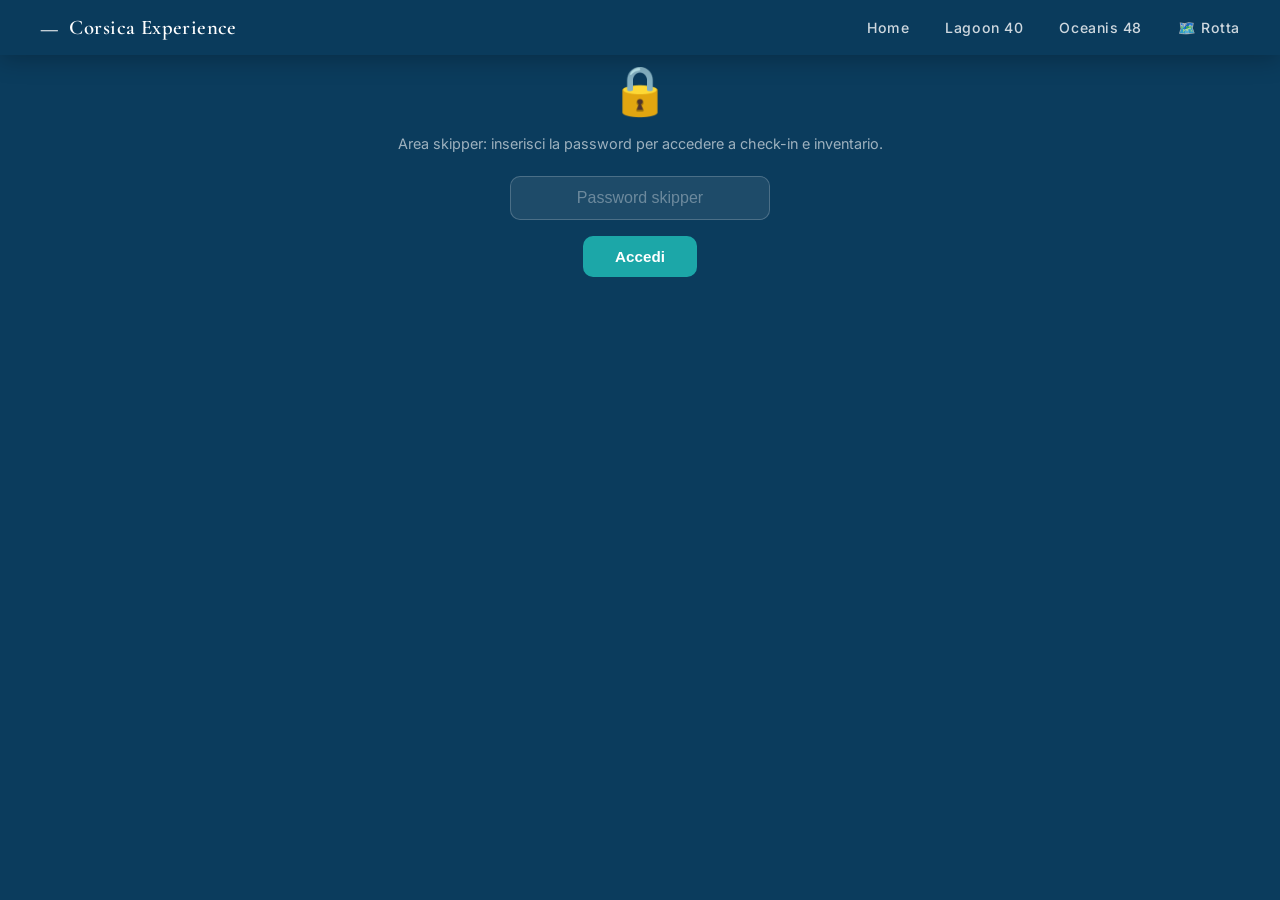
<file: checkin.html>
<!DOCTYPE html>
<html lang="it">
<head>
  <meta charset="UTF-8" />
  <meta name="viewport" content="width=device-width, initial-scale=1.0" />
  <title>Check-in Barca · Corsica Experience</title>
  <link rel="stylesheet" href="styles.css?v=20260525i" />
  <link rel="preconnect" href="https://fonts.googleapis.com" />
  <link rel="preconnect" href="https://fonts.gstatic.com" crossorigin />
  <link href="https://fonts.googleapis.com/css2?family=Cormorant+Garamond:ital,wght@0,300;0,400;0,600;0,700;1,300;1,400&family=Inter:wght@300;400;500;600;700&family=Bebas+Neue&display=swap" rel="stylesheet" />
  <style>
    body { background: var(--ocean); color: #fff; min-height: 100vh; }
    .ci-wrap { display: none; }
    .ci-choice { display: none; }
    .ci-choice { max-width: 900px; margin: 0 auto; padding: 80px 20px; }
    .ci-choice-header { text-align: center; margin-bottom: 36px; }
    .ci-choice-header .label { font-size: .7rem; letter-spacing: .18em; text-transform: uppercase; color: var(--turq); font-weight: 600; display: block; margin-bottom: 10px; }
    .ci-choice-header h1 { font-family: 'Cormorant Garamond', serif; font-size: clamp(2.4rem, 7vw, 4.2rem); font-weight: 300; margin-bottom: 10px; }
    .ci-choice-header p { color: rgba(255,255,255,.65); max-width: 620px; margin: 0 auto; line-height: 1.7; }
    .ci-choice-grid { display: grid; grid-template-columns: repeat(2, minmax(0, 1fr)); gap: 18px; }
    .ci-choice-card { display: block; min-height: 220px; padding: 28px; border-radius: 22px; border: 1px solid rgba(255,255,255,.14); background: rgba(255,255,255,.06); text-decoration: none; color: #fff; position: relative; overflow: hidden; transition: transform .2s ease, border-color .2s ease, background .2s ease; }
    .ci-choice-card:hover { transform: translateY(-3px); border-color: var(--turq); background: rgba(28,167,168,.12); }
    .ci-choice-card .type { font-size: .72rem; text-transform: uppercase; letter-spacing: .16em; color: var(--turq); font-weight: 700; margin-bottom: 8px; }
    .ci-choice-card h2 { font-family: 'Cormorant Garamond', serif; font-weight: 300; font-size: 2.1rem; margin-bottom: 12px; }
    .ci-choice-card p { color: rgba(255,255,255,.65); font-size: .9rem; line-height: 1.6; }
    .ci-choice-card .cta { position: absolute; left: 28px; bottom: 24px; color: var(--turq); font-weight: 700; font-size: .9rem; }
    .ci-note { margin-top: 28px; padding: 18px 20px; border-radius: 16px; background: rgba(255,255,255,.05); border: 1px solid rgba(255,255,255,.1); color: rgba(255,255,255,.65); font-size: .9rem; line-height: 1.6; }
    @media (max-width: 720px) { .ci-choice { padding-top: 48px; } .ci-choice-grid { grid-template-columns: 1fr; } }
    .ci-wrap-old { max-width: 720px; margin: 0 auto; padding: 32px 20px 80px; }
    .ci-header { text-align: center; padding: 40px 0 32px; }
    .ci-header .label { font-size: .7rem; letter-spacing: .18em; text-transform: uppercase; color: var(--turq); font-weight: 600; display: block; margin-bottom: 10px; }
    .ci-header h1 { font-family: 'Cormorant Garamond', serif; font-size: 2.4rem; font-weight: 300; margin-bottom: 8px; }
    .ci-header p { font-size: .9rem; color: rgba(255,255,255,.6); }

    /* Boat selector */
    .boat-select { display: flex; gap: 12px; margin-bottom: 28px; flex-wrap: wrap; }
    .boat-btn { flex: 1; min-width: 140px; padding: 14px 16px; background: rgba(255,255,255,.07); border: 1px solid rgba(255,255,255,.15); border-radius: 12px; color: rgba(255,255,255,.7); font-size: .88rem; cursor: pointer; text-align: center; transition: all .2s; }
    .boat-btn:hover { background: rgba(255,255,255,.12); color: #fff; }
    .boat-btn.active { background: var(--turq); border-color: var(--turq); color: #fff; font-weight: 600; }

    /* Tab navigation */
    .tab-nav { display: flex; gap: 6px; flex-wrap: wrap; margin-bottom: 24px; }
    .tab-btn { padding: 7px 13px; background: rgba(255,255,255,.07); border: 1px solid rgba(255,255,255,.12); border-radius: 20px; color: rgba(255,255,255,.6); font-size: .78rem; cursor: pointer; white-space: nowrap; transition: all .2s; }
    .tab-btn:hover { background: rgba(255,255,255,.13); color: #fff; }
    .tab-btn.active { background: var(--turq); border-color: var(--turq); color: #fff; font-weight: 600; }
    .tab-panel { display: none; }
    .tab-panel.active { display: block; }

    /* Info card (for non-checklist tabs) */
    .info-card { background: rgba(255,255,255,.05); border: 1px solid rgba(255,255,255,.1); border-radius: 14px; padding: 20px 24px; margin-bottom: 16px; }
    .info-card h3 { font-size: .85rem; font-weight: 700; text-transform: uppercase; letter-spacing: .08em; color: var(--turq); margin-bottom: 12px; }
    .info-card p, .info-card li { font-size: .87rem; color: rgba(255,255,255,.75); line-height: 1.6; }
    .info-card ul { padding-left: 18px; }
    .info-card li { margin-bottom: 4px; }
    .info-card .tag { display: inline-block; padding: 2px 8px; border-radius: 10px; font-size: .72rem; font-weight: 600; margin-right: 4px; }
    .tag-red { background: rgba(248,113,113,.2); color: #fca5a5; }
    .tag-orange { background: rgba(251,146,60,.2); color: #fdba74; }
    .tag-green { background: rgba(52,211,153,.2); color: #6ee7b7; }

    /* Progress bar */
    .ci-progress { background: rgba(255,255,255,.08); border-radius: 20px; height: 6px; margin-bottom: 8px; overflow: hidden; }
    .ci-progress-fill { height: 100%; background: var(--turq); border-radius: 20px; transition: width .3s ease; }
    .ci-progress-label { font-size: .78rem; color: rgba(255,255,255,.5); margin-bottom: 28px; }

    /* Sections */
    .ci-section { margin-bottom: 20px; border-radius: 16px; overflow: hidden; background: rgba(255,255,255,.04); border: 1px solid rgba(255,255,255,.1); }
    .ci-section-header { display: flex; align-items: center; gap: 12px; padding: 16px 20px; background: rgba(255,255,255,.05); cursor: pointer; user-select: none; }
    .ci-section-header .icon { font-size: 1.3rem; }
    .ci-section-header .title { font-weight: 600; font-size: .95rem; flex: 1; }
    .ci-section-header .count { font-size: .78rem; color: rgba(255,255,255,.45); }
    .ci-section-header .arrow { font-size: .8rem; color: rgba(255,255,255,.35); transition: transform .2s; }
    .ci-section.open .arrow { transform: rotate(90deg); }
    .ci-section-body { display: none; padding: 8px 0; }
    .ci-section.open .ci-section-body { display: block; }

    /* Items */
    .ci-item { display: flex; align-items: flex-start; gap: 14px; padding: 12px 20px; border-bottom: 1px solid rgba(255,255,255,.05); transition: background .15s; }
    .ci-item:last-child { border-bottom: none; }
    .ci-item:hover { background: rgba(255,255,255,.04); }
    .ci-item input[type=checkbox] { width: 20px; height: 20px; accent-color: var(--turq); cursor: pointer; flex-shrink: 0; margin-top: 2px; }
    .ci-item-body { flex: 1; }
    .ci-item-label { font-size: .88rem; color: rgba(255,255,255,.8); line-height: 1.4; cursor: pointer; display: block; }
    .ci-item.checked .ci-item-label { color: rgba(255,255,255,.35); text-decoration: line-through; }
    .ci-item .hint { font-size: .75rem; color: rgba(255,255,255,.3); display: block; margin-top: 2px; }
    .ci-item-note { width: 100%; margin-top: 7px; padding: 6px 10px; background: rgba(255,255,255,.06); border: 1px solid rgba(255,255,255,.12); border-radius: 8px; color: rgba(255,255,255,.7); font-size: .78rem; resize: none; outline: none; font-family: inherit; transition: border-color .2s; }
    .ci-item-note:focus { border-color: var(--turq); }
    .ci-item-note::placeholder { color: rgba(255,255,255,.25); }
    /* Sync indicator */
    .sync-bar { display: flex; align-items: center; gap: 8px; font-size: .75rem; color: rgba(255,255,255,.4); margin-bottom: 16px; min-height: 20px; }
    .sync-dot { width: 7px; height: 7px; border-radius: 50%; background: rgba(255,255,255,.2); flex-shrink: 0; }
    .sync-dot.ok { background: #34d399; }
    .sync-dot.err { background: #f87171; }
    .sync-dot.loading { background: var(--turq); animation: pulse .8s infinite; }
    @keyframes pulse { 0%,100%{opacity:1} 50%{opacity:.3} }
    /* Boat tabs for checklist */
    .boat-tabs { display: flex; gap: 8px; margin-bottom: 20px; }
    .boat-tab { flex: 1; padding: 12px; background: rgba(255,255,255,.06); border: 1px solid rgba(255,255,255,.12); border-radius: 12px; color: rgba(255,255,255,.6); font-size: .85rem; font-weight: 600; cursor: pointer; text-align: center; transition: all .2s; }
    .boat-tab.active { background: var(--turq); border-color: var(--turq); color: #fff; }

    /* Actions */
    .ci-actions { display: flex; gap: 10px; margin-top: 24px; flex-wrap: wrap; }
    .ci-btn { flex: 1; min-width: 140px; padding: 13px 18px; border: none; border-radius: 12px; font-size: .85rem; font-weight: 600; cursor: pointer; transition: all .2s; }
    .ci-btn-reset { background: rgba(255,255,255,.08); color: rgba(255,255,255,.7); border: 1px solid rgba(255,255,255,.15); }
    .ci-btn-reset:hover { background: rgba(255,255,255,.14); color: #fff; }
    .ci-btn-print { background: var(--turq); color: #fff; }
    .ci-btn-print:hover { background: #17898a; }

    /* Lock screen */
    .ci-lock { text-align: center; padding: 60px 20px; }
    .ci-lock .lock-icon { font-size: 3rem; margin-bottom: 16px; }
    .ci-lock p { color: rgba(255,255,255,.6); font-size: .9rem; margin-bottom: 24px; }
    .ci-lock input { display: block; margin: 0 auto 16px; padding: 12px 20px; border-radius: 10px; border: 1px solid rgba(255,255,255,.2); background: rgba(255,255,255,.08); color: #fff; font-size: 1rem; width: 260px; text-align: center; outline: none; }
    .ci-lock input::placeholder { color: rgba(255,255,255,.35); }
    .ci-lock button { padding: 12px 32px; background: var(--turq); color: #fff; border: none; border-radius: 10px; font-size: .95rem; font-weight: 600; cursor: pointer; }
    .ci-lock .err { color: #f87171; font-size: .85rem; margin-top: 10px; display: none; }

    /* Print styles */
    @media print {
      body { background: #fff !important; color: #111 !important; }
      .ci-wrap { padding: 10mm 12mm !important; max-width: 100% !important; }
      .ci-header { padding: 0 0 16px !important; }
      .ci-header h1 { color: #0b3c5d !important; font-size: 1.8rem !important; }
      .ci-header p, .ci-header .label { color: #555 !important; }
      .boat-select, .boat-tabs, .tab-nav, .sync-bar, .ci-actions, .ci-lock { display: none !important; }
      .ci-progress, .ci-progress-label { display: none !important; }
      .ci-section { border: 1px solid #c0cdd8 !important; background: #fff !important; margin-bottom: 12px !important; break-inside: avoid; }
      .ci-section-body { display: block !important; }
      .ci-section-header { background: #e8f0f7 !important; cursor: default; }
      .ci-section-header .title { color: #0b3c5d !important; }
      .ci-section-header .arrow { display: none; }
      .ci-item { border-bottom: 1px solid #eee !important; padding: 9px 16px !important; }
      .ci-item-label { color: #333 !important; font-size: .85rem !important; }
      .ci-item.checked .ci-item-label { color: #888 !important; }
      .hint { color: #666 !important; }
      .ci-item-note { border: none !important; background: transparent !important; color: #333 !important; padding: 3px 0 !important; min-height: auto !important; }
      .ci-item input[type=checkbox] { accent-color: #1ca7a8; }
      .print-meta { display: block !important; }
    }
    .print-meta { display: none; font-size: .75rem; color: #999; text-align: right; margin-top: 20px; }
  </style>
</head>
<body>

<nav class="nav scrolled" id="nav">
  <div class="nav-inner">
    <a class="nav-logo" href="index.html">
      <span class="logo-icon">—</span>
      <span class="logo-text">Corsica Experience</span>
    </a>
    <div class="nav-links">
      <a href="index.html">Home</a>
      <a href="lagoon.html">Lagoon 40</a>
      <a href="oceanis.html">Oceanis 48</a>
      <a href="rotta.html">🗺️ Rotta</a>
    </div>
  </div>
</nav>

<div id="choiceLock" class="ci-lock">
  <div class="lock-icon">🔒</div>
  <p>Area skipper: inserisci la password per accedere a check-in e inventario.</p>
  <input type="password" id="choicePwdInput" placeholder="Password skipper" onkeydown="if(event.key==='Enter')unlockChoice()" />
  <button onclick="unlockChoice()">Accedi</button>
  <div class="err" id="choiceLockErr">Password errata. Riprova.</div>
</div>

<main class="ci-choice" id="choiceContent">
  <div class="ci-choice-header">
    <span class="label">Skipper Tool</span>
    <h1>Check-in Skipper</h1>
    <p>Seleziona la barca corretta prima di iniziare. Ogni check-in è isolato in una pagina dedicata e salva esclusivamente sul foglio della propria barca.</p>
  </div>
  <div class="ci-choice-grid">
    <a class="ci-choice-card" href="checkin-lagoon.html">
      <div class="type">Catamarano</div>
      <h2>Lagoon 40</h2>
      <p>Checklist dedicata al Lagoon 40. Nessun cambio barca interno, nessun rischio di salvataggio incrociato.</p>
      <span class="cta">Apri check-in Lagoon →</span>
    </a>
    <a class="ci-choice-card" href="checkin-oceanis.html">
      <div class="type">Monoscafo</div>
      <h2>Beneteau Oceanis 48</h2>
      <p>Checklist dedicata all'Oceanis 48. Stato, note e PDF restano separati da Lagoon.</p>
      <span class="cta">Apri check-in Oceanis →</span>
    </a>
    <a class="ci-choice-card" href="inventario-oceanis.html">
      <div class="type">Inventario</div>
      <h2>Inventario Oceanis</h2>
      <p>Dotazioni e ore motore di Sharel/Oceanis 48. Da usare insieme al check-in tecnico.</p>
      <span class="cta">Apri inventario →</span>
    </a>
  </div>
</main>

<div class="ci-wrap">
  <div class="ci-header">
    <span class="label">Skipper Tool</span>
    <h1>Check-in Barca</h1>
    <p>Verifica pre-partenza — spunta ogni voce prima di salpare</p>
  </div>

  <!-- Lock screen -->
  <div id="lockScreen" class="ci-lock">
    <div class="lock-icon">🔒</div>
    <p>Inserisci la password skipper per accedere alla checklist</p>
    <input type="password" id="pwdInput" placeholder="Password" onkeydown="if(event.key==='Enter')unlock()" />
    <button onclick="unlock()">Accedi</button>
    <div class="err" id="lockErr">Password errata. Riprova.</div>
  </div>

  <!-- Main content (hidden until unlocked) -->
  <div id="mainContent" style="display:none">

    <!-- Tab navigation -->
    <div class="tab-nav" id="tabNav">
      <button class="tab-btn active" onclick="switchTab(0)">🚨 Check-in Barca</button>
      <button class="tab-btn" onclick="switchTab(1)">👥 Briefing</button>
      <button class="tab-btn" onclick="switchTab(2)">⛵ Prima di Salpare</button>
      <button class="tab-btn" onclick="switchTab(3)">🔍 Diagnostica 72h</button>
      <button class="tab-btn" onclick="switchTab(4)">📅 Verifiche Quotidiane</button>
      <button class="tab-btn" onclick="switchTab(5)">🆘 Shock Anafilattico</button>
      <button class="tab-btn" onclick="switchTab(6)">💊 Pronto Soccorso</button>
      <button class="tab-btn" onclick="switchTab(7)">🧯 Estintori</button>
      <button class="tab-btn" onclick="switchTab(8)">🍽️ Cambusa</button>
    </div>

    <!-- TAB 0: Check-in Barca (checklist) -->
    <div class="tab-panel active" id="tab-0">
      <div class="boat-tabs">
        <button class="boat-tab active" id="btab-Lagoon40" onclick="selectBoatCheckin('Lagoon40')">⛵ Lagoon 40</button>
        <button class="boat-tab" id="btab-Oceanis48" onclick="selectBoatCheckin('Oceanis48')">⛵ Oceanis 48</button>
      </div>
      <div class="sync-bar"><div class="sync-dot" id="syncDot"></div><span id="syncLabel">—</span></div>
      <div class="ci-progress"><div class="ci-progress-fill" id="progressFill"></div></div>
      <div class="ci-progress-label" id="progressLabel">0 / 0 voci completate</div>
      <div id="checklistContainer"></div>
      <div class="ci-actions">
        <button class="ci-btn ci-btn-reset" onclick="resetChecklist()">↺ Azzera tutto</button>
        <button class="ci-btn ci-btn-print" onclick="printChecklist()">🖨️ Stampa Check-in</button>
      </div>
    </div>

    <!-- TAB 1: Briefing equipaggio -->
    <div class="tab-panel" id="tab-1">
      <div class="info-card">
        <h3>📋 Info Briefing</h3>
        <p><strong>Durata:</strong> 20 minuti — in parte sottocoperta, in parte in coperta</p>
        <p><strong>Owner:</strong> Skipper</p>
        <p><strong>Audience:</strong> Tutti presenti e attenti, no musica. I neofiti devono poter vedere/toccare.</p>
      </div>
      <div class="ci-section open">
        <div class="ci-section-header" onclick="this.parentElement.classList.toggle('open')">
          <span class="icon">👥</span><span class="title">Argomenti da trattare</span><span class="arrow">▶</span>
        </div>
        <div class="ci-section-body" style="display:block">
          <div class="ci-item"><label>🔍 <strong>Conoscere equipaggio</strong> — chi sa nuotare, problemi fisici/allergie, esperienza precedente, nominare un "Secondo" (obbligo di legge)</label></div>
          <div class="ci-item"><label>🗺️ <strong>Intro</strong> — Presentazione crociera e ruolo skipper</label></div>
          <div class="ci-item"><label>🤝 <strong>Vita di bordo</strong> — Regole per stare bene insieme. Assegnazione compiti e ruoli</label></div>
          <div class="ci-item"><label>⚠️ <strong>Sicurezza base</strong> — Occhio al boma, tenersi in navigazione, winch e stopper</label></div>
          <div class="ci-item"><label>🦺 <strong>Dotazioni sicurezza</strong> — Dove sono i giubbotti e cinture, come si usano e regolano <span class="tag tag-red">IMPORTANTE</span></label></div>
          <div class="ci-item"><label>💊 <strong>Cassetta pronto soccorso</strong> — Localizzazione, contenuto e uso</label></div>
          <div class="ci-item"><label>🔥 <strong>Fuochi</strong> — Localizzazione, differenze boette/razzi/fuochi, modalità d'uso</label></div>
          <div class="ci-item"><label>🧯 <strong>Pericoli (fuoco)</strong> — Estintori: dove sono, tipo, come si usano</label></div>
          <div class="ci-item"><label>🌊 <strong>Uomo in mare</strong> — Cosa fare, man over board, tasto Distress, lanciare anulare</label></div>
          <div class="ci-item"><label>📻 <strong>Emergenza / Mayday</strong> — Cosa dire, canale VHF 16, posizione barca, EPIRB, scialuppa</label></div>
          <div class="ci-item"><label>💧 <strong>Condotta di buon senso</strong> — Acqua, elettricità, pulizia e ordine a bordo</label></div>
          <div class="ci-item"><label>❄️ <strong>Frigorifero</strong> — Aperto non raffredda; rifornire quando si preleva; radiatore ben areato</label></div>
          <div class="ci-item"><label>🚽 <strong>Scarichi WC, acqua e luci</strong> — No carta igienica nello scarico, risparmio acqua, spegnere luci</label></div>
          <div class="ci-item"><label>📦 <strong>Robe appese</strong> — Roba non legata vola, quella appoggiata cade; attenzione pentole in navigazione</label></div>
          <div class="ci-item"><label>🗺️ <strong>Tavolo carteggio</strong> — Plancia libera da riviste, creme, occhiali, fotocamere</label></div>
          <div class="ci-item"><label>🌙 <strong>Sempre pronti a salpare</strong> — La notte l'imbarcazione deve essere pronta a salpare</label></div>
          <div class="ci-item"><label>🚤 <strong>Tender</strong> — Spiegazione e rischi; remi a bordo, luce la sera, pieno di carburante</label></div>
          <div class="ci-item"><label>💰 <strong>Cassa e deposito cauzionale</strong> — Raccogliere deposito, spiegare gestione cassa comune</label></div>
          <div class="ci-item"><label>⚓ <strong>Ormeggio e ancoraggio</strong> — Ruoli, nodi principali, mezzo marinaio, parabordi, lancio cime</label></div>
          <div class="ci-item"><label>📻 <strong>Reperibilità skipper</strong> — VHF ch 72 / cellulare. Chiavi accensione sempre nel quadro</label></div>
        </div>
      </div>
    </div>

    <!-- TAB 2: Controlli prima di salpare -->
    <div class="tab-panel" id="tab-2">
      <div class="ci-section open">
        <div class="ci-section-header" onclick="this.parentElement.classList.toggle('open')">
          <span class="icon">⛵</span><span class="title">Controlli Prima di Salpare</span><span class="arrow">▶</span>
        </div>
        <div class="ci-section-body" style="display:block">
          <div class="ci-item"><label><strong>Meteo</strong><span class="note">7-2 gg prima: sinottiche (0/6/12/18). 1 gg prima: modelli (Windy — GFS/ECMWF/ICON/NEMS/AROME)</span></label></div>
          <div class="ci-item"><label><strong>Imbarcazione</strong><span class="note">Motore a giri giusti, controllare elettronica</span></label></div>
          <div class="ci-item"><label><strong>Ormeggio</strong><span class="note">Condizioni uscita, trappe, chi fa cosa nell'equipaggio</span></label></div>
          <div class="ci-item"><label><strong>Strumenti</strong><span class="note">Elettronica di bordo, batterie e gasolio</span></label></div>
          <div class="ci-item"><label><strong>Scafo</strong><span class="note">Usura e danni visivi</span></label></div>
          <div class="ci-item"><label><strong>Uscita dal porto</strong><span class="note">Gestione uscita, punto di ritrovo se si naviga appaiati, coppia di sicurezza</span></label></div>
          <div class="ci-item"><label><strong>Coppia di sicurezza</strong><span class="note">Attiva per uscire dal porto</span></label></div>
          <div class="ci-item"><label><strong>Acqua</strong><span class="note">Last minute refill — non fa mai male</span></label></div>
          <div class="ci-item"><label><strong>Ordine generale</strong><span class="note">Nautico, cambusa, bagagli</span></label></div>
        </div>
      </div>
    </div>

    <!-- TAB 3: Diagnostica scafo prime 72h -->
    <div class="tab-panel" id="tab-3">
      <div class="ci-section open">
        <div class="ci-section-header" onclick="this.parentElement.classList.toggle('open')">
          <span class="icon">🔍</span><span class="title">Diagnostica Scafo — Prime 24/72h</span><span class="arrow">▶</span>
        </div>
        <div class="ci-section-body" style="display:block">
          <div class="ci-item"><label><strong>Bulbo</strong><span class="note">Danni, anomalie, allentamenti, crepature (potrebbero aver preso botte/scogli)</span></label></div>
          <div class="ci-item"><label><strong>Carena</strong><span class="note">Primo bagno: botte, graffi su carena, bulbo, timone, elica. Pulizia manicotti aspirazione/espulsione acqua</span></label></div>
          <div class="ci-item"><label><strong>Armo</strong><span class="note">Tensione sartiame e stralli, manovre correnti, attrezzature coperta, vele (rollafiocco, rollaranda, lazy jack)</span></label></div>
          <div class="ci-item"><label><strong>Strumentazione</strong><span class="note">GPS posizione e dati, VHF trasmissione/ricezione, autopilota, profondimetro (taratura), LOG vs SOG</span></label></div>
          <div class="ci-item"><label><strong>Motore</strong><span class="note">Livelli gasolio/olio/raffreddamento, girante, fumi, calcolo ore/consumo, sentina motore (dolce o salata?)</span></label></div>
          <div class="ci-item"><label><strong>Consumo elettrico</strong><span class="note">Autoradio, frigo, VHF, luci (interne/navigazione/fonda/deck), autopilota, strumentazione navigazione</span></label></div>
        </div>
      </div>
    </div>

    <!-- TAB 4: Verifiche quotidiane -->
    <div class="tab-panel" id="tab-4">
      <div class="ci-section open">
        <div class="ci-section-header" onclick="this.parentElement.classList.toggle('open')">
          <span class="icon">📅</span><span class="title">Verifiche Quotidiane Scafo</span><span class="arrow">▶</span>
        </div>
        <div class="ci-section-body" style="display:block">
          <div class="ci-item"><label><strong>Bilge (Sentina)</strong><span class="note">Controllare accumuli d'acqua. Se presente: individuare la fonte e adottare misure correttive</span></label></div>
          <div class="ci-item"><label><strong>Battery</strong><span class="note">Livello batteria, correttamente fissata e collegata</span></label></div>
          <div class="ci-item"><label><strong>Engine</strong><span class="note">Olio motore, liquido raffreddamento, cinghie. Avviare e far girare alcuni minuti</span></label></div>
          <div class="ci-item"><label><strong>Fuel and Water</strong><span class="note">Livelli carburante e acqua sufficienti per la navigazione giornaliera</span></label></div>
          <div class="ci-item"><label><strong>Navigation Equipment</strong><span class="note">GPS, chartplotter, bussola, ecoscandaglio — tutti funzionanti</span></label></div>
          <div class="ci-item"><label><strong>Sails and Rigging</strong><span class="note">Vele e attrezzatura: segni di usura o danni</span></label></div>
          <div class="ci-item"><label><strong>Deck</strong><span class="note">Ponte: nessun elemento allentato o danneggiato, tutte le linee fissate correttamente</span></label></div>
        </div>
      </div>
    </div>

    <!-- TAB 5: Shock anafilattico -->
    <div class="tab-panel" id="tab-5">
      <div class="info-card">
        <h3>⚠️ Cos'è lo Shock Anafilattico</h3>
        <p>Reazione allergica estremamente grave e potenzialmente letale. Può verificarsi a distanza di secondi o minuti dall'esposizione all'allergene.</p>
        <p style="margin-top:8px"><strong>Cause:</strong> alimenti (arachidi), farmaci, veleno di insetti, lattice, esercizio fisico.</p>
      </div>
      <div class="info-card">
        <h3>🔴 Sintomi</h3>
        <ul>
          <li><strong>Pelle:</strong> prurito, orticaria, arrossamento, gonfiore</li>
          <li><strong>Naso:</strong> starnuti, naso chiuso/che cola</li>
          <li><strong>Bocca:</strong> prurito, gonfiore labbra e lingua</li>
          <li><strong>Gola:</strong> senso di oppressione, difficoltà a deglutire, gonfiore</li>
          <li><strong>Petto:</strong> mancanza di respiro, tosse, dispnea, dolore toracico</li>
          <li><strong>Cuore:</strong> polso debole, svenimento, shock</li>
          <li><strong>GI:</strong> vomito, diarrea, crampi</li>
          <li><strong>Sistema nervoso:</strong> capogiri, svenimento</li>
        </ul>
      </div>
      <div class="info-card">
        <h3>✅ Cosa Fare — Procedura</h3>
        <ul>
          <li><span class="tag tag-red">1</span> Mettere la barca in sicurezza, incaricare 2 membri per continuare la navigazione</li>
          <li><span class="tag tag-red">2</span> Rimuovere contatto con l'allergene (es. rimuovere pungiglione)</li>
          <li><span class="tag tag-orange">3</span> Posizionare: seduto se difficoltà respiratorie; posizione laterale di sicurezza se privo di conoscenza</li>
          <li><span class="tag tag-red">4</span> Usare autoiniettore di adrenalina se disponibile (ripetere dopo 5-15 min se no miglioramenti)</li>
          <li><span class="tag tag-orange">5</span> Contattare CIRM (Centro Internazionale Radio Medico) — VHF ch 16</li>
          <li><span class="tag tag-red">6</span> Rientro in porto urgente per pronto soccorso</li>
        </ul>
      </div>
    </div>

    <!-- TAB 6: Cassetta pronto soccorso -->
    <div class="tab-panel" id="tab-6">
      <div class="info-card">
        <h3>💊 Cassetta Pronto Soccorso — Oltre 12 Miglia</h3>
        <p style="margin-bottom:12px;font-size:.8rem;color:rgba(255,255,255,.5)">D.M. 03/2022 in vigore dal 8/6/22 — Contenitore PVC arancio stagna e galleggiante</p>
        <ul>
          <li>1 medicinale per mal di mare</li>
          <li>1 medicinale per cefalee</li>
          <li>1 antinfiammatorio generico</li>
          <li>1 flacone Clorexidina 5% (0,5L)</li>
          <li>1 flacone acqua ossigenata 250ml</li>
          <li>1 Neoxidina alcolica-Clorexidina 0,5% 500ml</li>
          <li>1 laccio piatto emostatico in nitrile</li>
          <li>1 cinghia emostatica</li>
          <li>10 bende garza orlata h 10cm</li>
          <li>5 garze idrofile sterili 18×40cm</li>
          <li>5 garze idrofile sterili 20×20cm</li>
          <li>5 suture steri strip 6×38mm</li>
          <li>1 busta ghiaccio istantaneo</li>
          <li>2 cerotti medicati 10×6cm</li>
          <li>1 pallone di rianimazione + maschere adulto e bambino</li>
          <li>1 cotone idrofilo 1kg</li>
          <li>1 forbici Lister 14,5cm</li>
          <li>Guanti sterili latex free (tg L ×1, tg M ×5)</li>
          <li>1 contenitore porta rifiuti taglienti</li>
          <li>1 sfigmomanometro con fonendo</li>
          <li>1 pulsiossimetro</li>
          <li>1 termometro</li>
          <li>1 coperta isotermica</li>
          <li>1 stecca per frattura</li>
          <li>1 manuale pronto soccorso multilingua</li>
          <li>1 copia Decreto Ministeriale</li>
        </ul>
      </div>
      <div class="info-card">
        <h3>📦 Specifiche Valigetta</h3>
        <ul>
          <li>Stagna e galleggiante con guarnizione certificata</li>
          <li>Alta resistenza a sabbia, polveri e agenti marini</li>
          <li>Valvola automatica di pressurizzazione</li>
          <li>Pareti ad alto spessore, cerniera lungo tutto il profilo</li>
          <li>Chiusure di sicurezza a doppio step</li>
        </ul>
      </div>
    </div>

    <!-- TAB 7: Estintori -->
    <div class="tab-panel" id="tab-7">
      <div class="info-card">
        <h3>🧯 Classi di Incendio e Estinguenti</h3>
        <ul>
          <li><span class="tag tag-orange">Classe A</span> Materiali solidi (legno, tessuti) → Acqua, schiuma, polveri chimiche</li>
          <li><span class="tag tag-red">Classe B</span> Liquidi infiammabili (petrolio, oli, vernici) → Schiuma, CO₂, polveri chimiche</li>
          <li><span class="tag tag-orange">Classe C</span> Gas → CO₂, polveri chimiche, idrocarburi alogenati</li>
          <li><span class="tag tag-red">Classe D</span> Metalli → Polveri specifiche</li>
        </ul>
      </div>
      <div class="info-card">
        <h3>📍 A Bordo — Posizioni Obbligatorie</h3>
        <ul>
          <li>1 estintore vicino alla plancia di comando (coperta)</li>
          <li>1 estintore vicino al carteggio (sottocoperta)</li>
          <li>1 estintore vicino alla sala macchine (sottocoperta)</li>
          <li><strong>Minimo 2 sottocoperta + 1 in pozzetto</strong></li>
        </ul>
      </div>
    </div>

    <!-- TAB 8: Cambusa -->
    <div class="tab-panel" id="tab-8">
      <div class="info-card">
        <h3>❄️ In Frigo — Come Disporre</h3>
        <ul>
          <li><strong>Sopra:</strong> Insalata, uova, cibi fragili e confezioni già aperte — in sacchetti di plastica o pellicola (NO carta)</li>
          <li><strong>A metà:</strong> Formaggi, affettati, yogurt, frutta e verdura non fragile — in sacchetti/pellicola</li>
          <li><strong>Sotto:</strong> Vino, acqua, bibite, latte — disporre in piedi</li>
        </ul>
      </div>
      <div class="info-card">
        <h3>🗄️ Fuori dal Frigo — Come Disporre</h3>
        <ul>
          <li><strong>Sotto i paioli / divani dinette:</strong> Bevande e cibi in vetro, plastica o metallo — TOGLIERE dai contenitori in carta o cartone</li>
          <li><strong>Stipetti lato opposto al divano:</strong> Cibi salati (pasta, riso, sughi, tonno, pane) — cose pesanti sotto, leggere sopra</li>
          <li><strong>Stipetti lato opposto al divano:</strong> Cibi dolci (biscotti, caffè, cereali, Nutella) — cose pesanti sotto, leggere sopra</li>
        </ul>
      </div>
    </div>

    <div class="print-meta" id="printMeta"></div>
  </div>
</div>

<script>
const ADMIN_PWD = 'Skipper2026';

function unlockChoice() {
  const val = document.getElementById('choicePwdInput').value;
  if (val === ADMIN_PWD) {
    document.getElementById('choiceLock').style.display = 'none';
    document.getElementById('choiceContent').style.display = 'block';
  } else {
    document.getElementById('choiceLockErr').style.display = 'block';
  }
}

const SECTIONS_BASE = [
  {
    icon: '🚨', title: 'HIGH FIVE — Priorità Assoluta',
    note: 'Salpa ancora, Sentine, Batterie, Motore, Timoneria',
    items: [
      { id: 'hf1', text: 'Salpa ancora', note: 'Funzionamento verricello, calare e salpare 10 mt' },
      { id: 'hf2', text: 'Sentina', note: 'Controllo se c\'è acqua, pompa elettrica e manuale funzionanti' },
      { id: 'hf3', text: 'Batterie', note: 'Test tensione servizi e motore, verifica ricarica' },
      { id: 'hf4', text: 'Motore', note: 'Accensione, marce, scarico acqua, fumi, olio, cinghia' },
      { id: 'hf5', text: 'Timoneria', note: 'Fluidità, gioco, autopilota, barra di rispetto' },
    ]
  },
  {
    icon: '⚓', title: 'Check-in in Coperta',
    items: [
      { id: 'cop1', text: 'Timone', note: 'Fluidità e gioco, catene/cavi/pistone autopilota. Timone di rispetto: localizzare perno' },
      { id: 'cop2', text: 'Ancora principale / Salpa ancora', note: 'Analisi visiva catena e campana. Magnetotermico, dimensione catena, grillo/giunto, sagolino, verricello elettrico e frizione manuale' },
      { id: 'cop3', text: 'Esterno barca — opera morta', note: 'Tuga, pulpiti, battagliola, falchetta: botte, crepe, delaminazione, ruggine' },
      { id: 'cop4', text: 'Opera viva', note: 'Prima occasione: bulbo, timone, elica' },
      { id: 'cop5', text: 'Albero, boma, crocette, sartie, paterazzi', note: 'Rettilineità, ammaccature, piede d\'albero. Sartie: tensione bilanciata, arridatoi, crocette' },
      { id: 'cop6', text: 'Genoa e Randa', note: 'Apertura/chiusura avvolgifiocco e avvolgiranda, usura, stecche, lazy bag e lazy jack' },
      { id: 'cop7', text: 'Scotte e drizze', note: 'Lunghezza e usura' },
      { id: 'cop8', text: 'Bozzelli, carrelli e stopper', note: 'Stato e usura' },
      { id: 'cop9', text: 'Steriggi', note: 'Guarnizioni e maniglie di chiusura' },
      { id: 'cop10', text: 'Winch e maniglie', note: 'Numero e stato (almeno 2 + 1 rispetto)' },
      { id: 'cop11', text: 'Luci di navigazione', note: 'Via (rosso/verde prua, engine light albero, coronamento poppa). Deck light e testa d\'albero' },
      { id: 'cop12', text: 'Cime e parabordi', note: 'Ormeggio: 1 da 50m, 2 da 20/25m, altre varie. Parabordi: minimo 6' },
      { id: 'cop13', text: 'Dotazioni sicurezza coperta', note: 'Riflettore radar, salvagente anulare + cimino, boetta luminosa, pompa sentina manuale, estintore plancia' },
      { id: 'cop14', text: 'Zattera di salvataggio', note: 'Posizione, n° passeggeri, data scadenza/revisione, stato generale, sagolino innesco libero' },
      { id: 'cop15', text: 'Tender e fuoribordo', note: 'Stato, remi, cimino galleggiante. Motore: carburante, olio, elica, chiavetta, kill-cord' },
      { id: 'cop16', text: 'Ancora di rispetto', note: 'Localizzazione, catena e cima' },
      { id: 'cop17', text: 'Taniche e liquidi motore', note: 'Acqua, gasolio, mix fuoribordo, olio, liquido raffreddamento' },
      { id: 'cop18', text: 'Strumenti navigazione pozzetto', note: 'Bussola, GPS, LOG, ecoscandaglio, indicatore vento, VHF, indicatori acqua e batterie' },
      { id: 'cop19', text: 'Barra di rispetto', note: 'Localizzare perno asse timone, prova funzionamento' },
      { id: 'cop20', text: 'Altre dotazioni', note: 'Ancora rispetto, bombola gas (principale + rispetto), cavo 220V, tubo acqua, tanica gasolio 20L, tanica fuoribordo, olio, lifeline, sassola, buiolo, spugna, ramazza' },
    ]
  },
  {
    icon: '🔧', title: 'Check-in Sotto Coperta — Motore',
    items: [
      { id: 'mot1', text: 'Batterie — analisi visiva', note: 'Pulite, asciutte, non ossidate. Test voltaggio con utenze staccate' },
      { id: 'mot2', text: 'Batterie — test carica', note: 'Fine giornata: ripetere test. Voltaggio variato molto = problema batteria' },
      { id: 'mot3', text: 'Motore — base', note: 'Accensione/spegnimento, marce, acceleratore, folle, effetto evolutivo' },
      { id: 'mot4', text: 'Motore — analisi visiva', note: 'Pulizia, vernice intatta (soprattutto attorno iniettori)' },
      { id: 'mot5', text: 'Motore — Water', note: 'Filtro acqua salata e livello liquido raffreddamento' },
      { id: 'mot6', text: 'Motore — Oil', note: 'Livello e colore olio motore' },
      { id: 'mot7', text: 'Motore — Belt', note: 'Stato e tensione cinghia di trasmissione' },
      { id: 'mot8', text: 'Motore — Bilge', note: 'Pulizia della sentina' },
      { id: 'mot9', text: 'Motore — Leaks', note: 'Corrosione, calcare o liquidi presenti?' },
      { id: 'mot10', text: 'Motore — Exhaust', note: 'Fumi motore e scarico acqua regolari' },
    ]
  },
  {
    icon: '🆘', title: 'Sicurezza Sotto Coperta',
    items: [
      { id: 'sic1', text: 'Sentina', note: 'Acqua presente (dolce o salata?), perdite/falle, pompa elettrica manuale/automatica, filtro, pompa manuale esterna' },
      { id: 'sic2', text: 'Giubbotti salvagente', note: 'N° (1 per imbarcato), localizzazione, stato, tipo (minimo 250N)' },
      { id: 'sic3', text: 'Cinture di sicurezza', note: 'Localizzazione e numero (consigliate almeno 4)' },
      { id: 'sic4', text: 'Estintori', note: 'Localizzazione, stato/validità, tipo, uso, numero (almeno 2 sotto: 1 carteggio, 1 sala macchine)' },
      { id: 'sic5', text: 'Fuochi / boette / razzi', note: 'Localizzazione, scadenza, numero (almeno 2 per tipo vicino carteggio)' },
      { id: 'sic6', text: 'Kit pronto soccorso', note: 'Cerotti, bende, laccio emostatico, disinfettante, antidolorifici, antibiotico' },
      { id: 'sic7', text: 'Cassetta attrezzi e spare parts', note: 'Martello, cacciaviti, pinza, chiavi, seghetto, nastro isolante, tappi turafalle, cinghie, girante, filtri, olio' },
      { id: 'sic8', text: 'EPIRB', note: 'Localizzazione e stato (obbligatorio oltre 50NM)' },
    ]
  },
  {
    icon: '⚡', title: 'Impianti e Strumenti',
    items: [
      { id: 'imp1', text: 'Quadro elettrico', note: 'Indicatori livelli carburante, acqua, batterie. Controllare tutti gli switch' },
      { id: 'imp2', text: 'Strumenti elettronici', note: 'GPS con carte aggiornate, stazione meteo, AIS e radar (se presenti)' },
      { id: 'imp3', text: 'VHF', note: 'Funzionamento, MMSI inserito, procedura MayDay DSC' },
      { id: 'imp4', text: 'GPS', note: 'Impostazione dati e accuratezza posizione porto su carta nautica' },
      { id: 'imp5', text: 'Bow thruster', note: 'Funzionamento e batterie dedicate (se presente)' },
      { id: 'imp6', text: 'Scarichi / acque', note: 'Acque bianche, dolci, salate. Pressione autoclave. WC funzionanti' },
      { id: 'imp7', text: 'Carena — primo bagno', note: 'Botte, graffi su opera viva, bulbo, timone, elica' },
      { id: 'imp8', text: 'Tender sotto coperta', note: 'Stato, tenuta pressione, remi, motore' },
    ]
  },
  {
    icon: '📄', title: 'Documenti di Bordo',
    items: [
      { id: 'doc1', text: 'Licenza di navigazione (Call Sign)', note: 'Abilita navigazione — no visto periodico' },
      { id: 'doc2', text: 'Certificato di sicurezza', note: 'In corso di validità' },
      { id: 'doc3', text: 'Dichiarazione di potenza / certificato motore', note: '' },
      { id: 'doc4', text: 'Polizza assicurazione', note: 'Obbligatoria per tutti i motori, incluso tender' },
      { id: 'doc5', text: 'Licenza esercizio RTF (MMSI)', note: '' },
      { id: 'doc6', text: 'Certificato limitato RTF del comandante', note: '' },
      { id: 'doc7', text: 'Patente nautica in corso di validità', note: 'Se motore > 40 cv' },
      { id: 'doc8', text: 'Documenti identità equipaggio', note: 'Documento per ogni persona a bordo' },
      { id: 'doc9', text: 'Documenti nautici obbligatori', note: 'Portolani, elenco fari, carte nautiche, Carta 1111, avvisi ai naviganti' },
      { id: 'doc10', text: 'Manuale d\'uso imbarcazione', note: 'Consigliabile' },
    ]
  },
];

// ── Config ──────────────────────────────────────────
const CHECKIN_API = 'https://script.google.com/macros/s/AKfycbyBfTFMhYnEpNfcxZfZOF64W0gJIlGy63iJOspFuY1yxPoYVPEAsW7OiDaHA68371JkeA/exec';
const BOATS = {
  Lagoon40:  { name: 'Lagoon 40',          sections: SECTIONS_BASE },
  Oceanis48: { name: 'Beneteau Oceanis 48', sections: SECTIONS_BASE }
};

// ── State ────────────────────────────────────────────
let currentBoat = 'Lagoon40';
let localState  = {};   // { [voceId]: { stato: bool, nota: string } }
let saveTimers  = {};

// ── Tab switching ────────────────────────────────────
function switchTab(idx) {
  document.querySelectorAll('.tab-btn').forEach((b, i) => b.classList.toggle('active', i === idx));
  document.querySelectorAll('.tab-panel').forEach((p, i) => p.classList.toggle('active', i === idx));
}

// ── Lock / unlock ────────────────────────────────────
function unlock() {
  const val = document.getElementById('pwdInput').value;
  if (val === ADMIN_PWD) {
    document.getElementById('lockScreen').style.display = 'none';
    document.getElementById('mainContent').style.display = 'block';
    loadFromSheets(currentBoat);
  } else {
    document.getElementById('lockErr').style.display = 'block';
  }
}

// ── Boat selection ───────────────────────────────────
function selectBoatCheckin(boat) {
  currentBoat = boat;
  document.querySelectorAll('.boat-tab').forEach(b => b.classList.remove('active'));
  document.getElementById('btab-' + boat).classList.add('active');
  loadFromSheets(boat);
}

// ── Sync indicator ───────────────────────────────────
function setSyncState(state, msg) {
  const dot = document.getElementById('syncDot');
  const lbl = document.getElementById('syncLabel');
  dot.className = 'sync-dot ' + state;
  lbl.textContent = msg;
}

// ── Load from Google Sheets via JSONP ───────────────
function loadFromSheets(boat) {
  setSyncState('loading', 'Caricamento da Google Sheets…');
  const cached = getCached(boat);
  localState = cached;
  renderChecklist(boat);
  const cbName = '_ci_cb_' + Date.now();
  const timeout = setTimeout(() => {
    delete window[cbName];
    const old = document.getElementById('_ci_script');
    if (old) old.remove();
    if (boat !== currentBoat) return;
    setSyncState('err', 'Timeout — dati locali in uso');
  }, 8000);
  window[cbName] = function(res) {
    clearTimeout(timeout);
    delete window[cbName];
    const old = document.getElementById('_ci_script');
    if (old) old.remove();
    if (boat !== currentBoat) return;
    if (res.ok) {
      localState = {};
      Object.keys(res.data).forEach(id => {
        localState[id] = { stato: res.data[id].stato, nota: res.data[id].nota };
      });
      setCached(boat, localState);
      renderChecklist(boat);
      setSyncState('ok', 'Sincronizzato · ' + new Date().toLocaleTimeString('it-IT'));
    } else {
      setSyncState('err', 'Errore Sheets — dati locali in uso');
      renderChecklist(boat);
    }
  };
  const s = document.createElement('script');
  s.id = '_ci_script';
  s.src = CHECKIN_API + '?boat=' + boat + '&callback=' + cbName;
  document.head.appendChild(s);
  s.onerror = () => {
    clearTimeout(timeout);
    delete window[cbName];
    if (boat !== currentBoat) return;
    setSyncState('err', 'Offline — dati locali in uso');
  };
}

// ── Save single item to Sheets via no-cors POST ──────
function saveToSheets(boat, voceId, stato, nota) {
  const timerKey = boat + ':' + voceId;
  clearTimeout(saveTimers[timerKey]);
  saveTimers[timerKey] = setTimeout(() => {
    setSyncState('loading', 'Salvataggio…');
    const params = new URLSearchParams();
    params.append('boat', boat);
    params.append('voceId', voceId);
    params.append('stato', stato ? 'true' : 'false');
    params.append('nota', nota);
    params.append('skipper', 'Skipper');
    fetch(CHECKIN_API, {
      method: 'POST',
      mode: 'no-cors',
      body: params
    })
    .then(() => setSyncState('ok', 'Salvato · ' + new Date().toLocaleTimeString('it-IT')))
    .catch(() => setSyncState('err', 'Offline — salvato in locale'));
  }, 800);
}

// ── Local cache ──────────────────────────────────────
function getCached(boat) {
  try { return JSON.parse(localStorage.getItem('ci_cache_' + boat)) || {}; } catch(e) { return {}; }
}
function setCached(boat, state) {
  localStorage.setItem('ci_cache_' + boat, JSON.stringify(state));
}

// ── Render checklist ─────────────────────────────────
function renderChecklist(boat) {
  const sections = BOATS[boat].sections;
  const container = document.getElementById('checklistContainer');
  container.innerHTML = '';

  sections.forEach((sec, si) => {
    const div = document.createElement('div');
    div.className = 'ci-section open';
    div.id = 'sec-' + si;

    const doneInSec = sec.items.filter(it => localState[it.id] && localState[it.id].stato).length;

    div.innerHTML = `
      <div class="ci-section-header" onclick="toggleSection('sec-${si}')">
        <span class="icon">${sec.icon}</span>
        <span class="title">${sec.title}</span>
        <span class="count">${doneInSec}/${sec.items.length}</span>
        <span class="arrow">▶</span>
      </div>
      <div class="ci-section-body">
        ${sec.items.map(it => {
          const s = localState[it.id] || {};
          const checked = !!s.stato;
          const nota = s.nota || '';
          return `
          <div class="ci-item${checked ? ' checked' : ''}" id="item-${it.id}">
            <input type="checkbox" id="cb-${it.id}" ${checked ? 'checked' : ''}
              onchange="onToggle('${it.id}','sec-${si}',this.checked)"/>
            <div class="ci-item-body">
              <span class="ci-item-label" onclick="document.getElementById('cb-${it.id}').click()">${it.text}</span>
              ${it.note ? `<span class="hint">${it.note}</span>` : ''}
              <textarea class="ci-item-note" rows="1" placeholder="Aggiungi una nota…"
                onchange="onNota('${it.id}',this.value)"
                onfocus="this.rows=3" onblur="this.rows=1">${escHtml(nota)}</textarea>
            </div>
          </div>`;
        }).join('')}
      </div>`;
    container.appendChild(div);
  });

  updateProgress(boat);
}

function escHtml(s) { return (s||'').replace(/&/g,'&amp;').replace(/</g,'&lt;').replace(/>/g,'&gt;'); }

// ── Toggle checkbox ───────────────────────────────────
function onToggle(id, secId, checked) {
  const boat = currentBoat;
  if (!localState[id]) localState[id] = { stato: false, nota: '' };
  localState[id].stato = checked;
  setCached(boat, localState);
  const itemEl = document.getElementById('item-' + id);
  if (itemEl) itemEl.classList.toggle('checked', checked);
  updateProgress(boat);
  updateSecCount(secId);
  saveToSheets(boat, id, checked, localState[id].nota);
}

// ── Nota ──────────────────────────────────────────────
function onNota(id, val) {
  const boat = currentBoat;
  if (!localState[id]) localState[id] = { stato: false, nota: '' };
  localState[id].nota = val;
  setCached(boat, localState);
  saveToSheets(boat, id, localState[id].stato, val);
}

// ── Section helpers ───────────────────────────────────
function toggleSection(id) { document.getElementById(id).classList.toggle('open'); }

function updateSecCount(secId) {
  const sec = document.getElementById(secId);
  if (!sec) return;
  const total = sec.querySelectorAll('.ci-item').length;
  const done  = sec.querySelectorAll('.ci-item.checked').length;
  const el = sec.querySelector('.count');
  if (el) el.textContent = done + '/' + total;
}

// ── Progress bar ──────────────────────────────────────
function updateProgress(boat) {
  const sections = BOATS[boat].sections;
  const total = sections.reduce((n, s) => n + s.items.length, 0);
  const done  = sections.reduce((n, s) => n + s.items.filter(it => localState[it.id] && localState[it.id].stato).length, 0);
  const pct = total ? Math.round(done / total * 100) : 0;
  document.getElementById('progressFill').style.width = pct + '%';
  document.getElementById('progressLabel').textContent = done + ' / ' + total + ' voci completate (' + pct + '%)';
}

// ── Reset ─────────────────────────────────────────────
function resetChecklist() {
  if (!confirm('Azzerare TUTTE le spunte e le note per ' + BOATS[currentBoat].name + '?')) return;
  localState = {};
  setCached(currentBoat, {});
  renderChecklist(currentBoat);
  setSyncState('loading', 'Reset in corso…');
  // Reset su Sheets: invia stato false per tutte le voci
  const sections = BOATS[currentBoat].sections;
  const allIds = sections.flatMap(s => s.items.map(it => it.id));
  const promises = allIds.map(id => {
    const p = new URLSearchParams();
    p.append('boat', currentBoat); p.append('voceId', id); p.append('stato', 'false'); p.append('nota', ''); p.append('skipper', 'Skipper');
    return fetch(CHECKIN_API, { method: 'POST', mode: 'no-cors', body: p }).catch(() => {});
  });
  Promise.all(promises).then(() => setSyncState('ok', 'Reset completato'));
}

// ── Print ─────────────────────────────────────────────
function printChecklist() {
  const boat = BOATS[currentBoat];
  const now = new Date().toLocaleString('it-IT');
  document.getElementById('printMeta').textContent = 'Barca: ' + boat.name + '  ·  Stampato: ' + now + '  ·  Skipper: ___________________________';
  window.print();
}
</script>
</body>
</html>
</file>
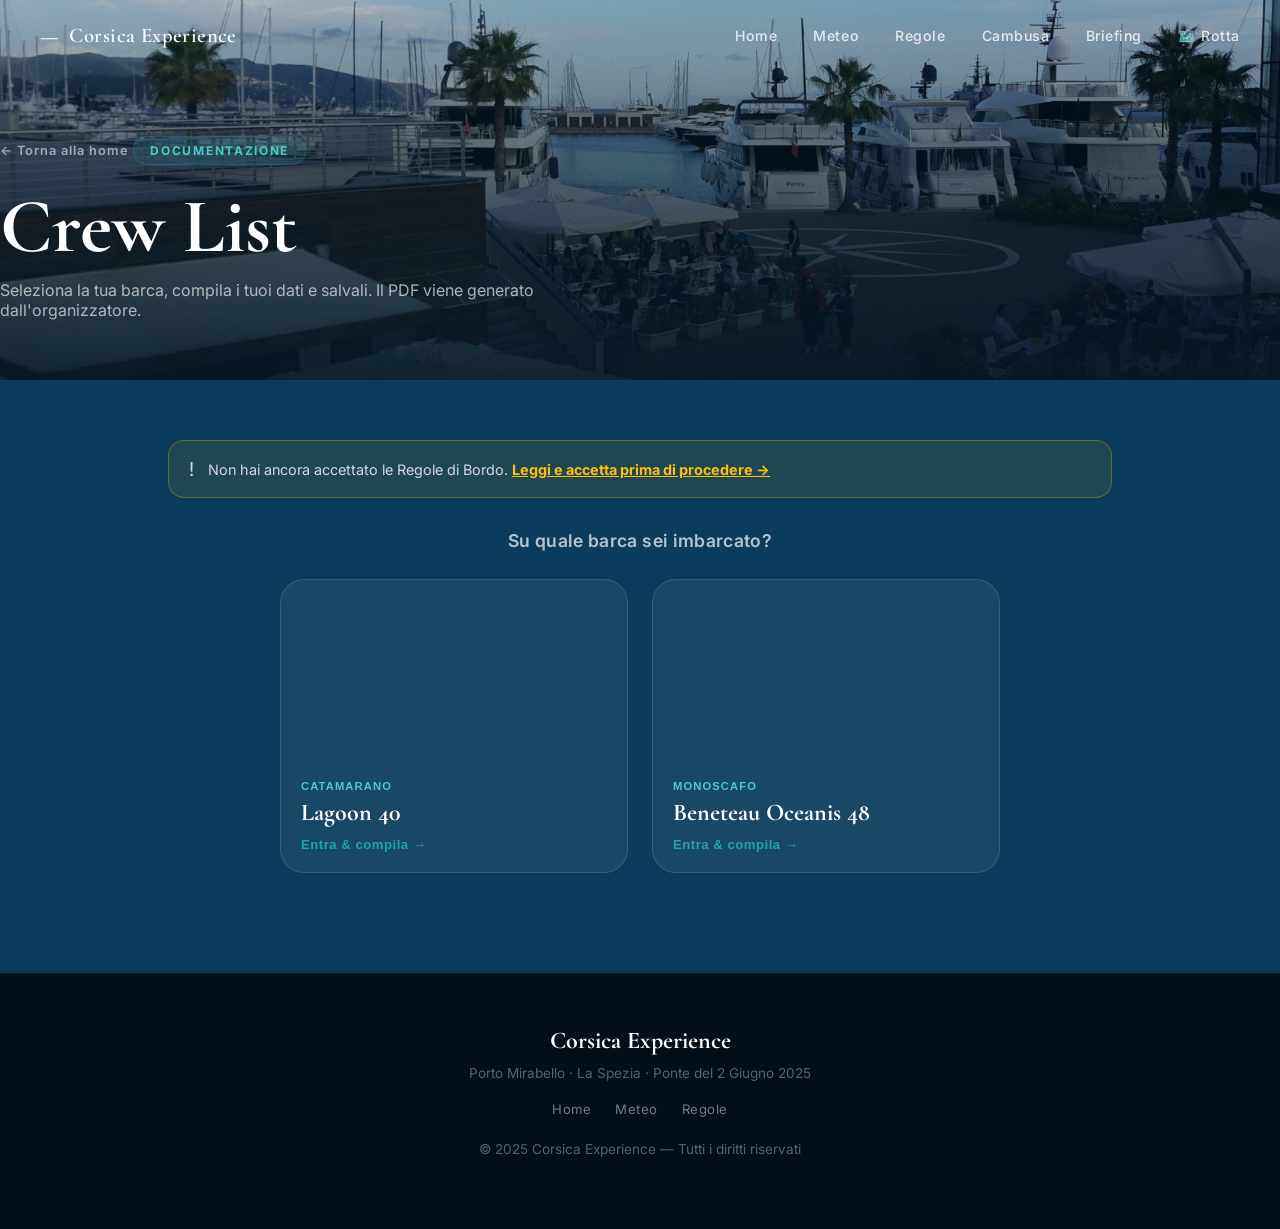
<file: crewlist.html>
<!DOCTYPE html>
<html lang="it">
<head>
  <meta charset="UTF-8" />
  <meta name="viewport" content="width=device-width, initial-scale=1.0" />
  <title>Crew List — Corsica Experience</title>
  <link rel="stylesheet" href="styles.css?v=20260525i" />
  <link rel="preconnect" href="https://fonts.googleapis.com" />
  <link rel="preconnect" href="https://fonts.gstatic.com" crossorigin />
  <link href="https://fonts.googleapis.com/css2?family=Cormorant+Garamond:ital,wght@0,300;0,400;0,600;0,700;1,300;1,400&family=Inter:wght@300;400;500;600;700&family=Bebas+Neue&display=swap" rel="stylesheet" />
</head>
<body>

  <nav class="nav scrolled" id="nav">
    <div class="nav-inner">
      <a class="nav-logo" href="index.html">
        <span class="logo-icon">—</span>
        <span>Corsica Experience</span>
      </a>
      <div class="nav-links">
        <a href="index.html">Home</a>
        <a href="index.html#meteo">Meteo</a>
        <a href="regole.html">Regole</a>
        <a href="cambusa.html">Cambusa</a>
        <a href="briefing.html">Briefing</a>
        <a href="rotta.html">🗺️ Rotta</a>
      </div>
      <button class="nav-burger" id="navBurger" aria-label="Menu">
        <span></span><span></span><span></span>
      </button>
    </div>
    <div class="nav-mobile" id="navMobile">
      <a href="index.html">Home</a>
      <a href="index.html#meteo">Meteo</a>
      <a href="regole.html">Regole</a>
      <a href="cambusa.html">Cambusa</a>
      <a href="briefing.html">Briefing</a>
      <a href="rotta.html">🗺️ Rotta</a>
    </div>
  </nav>

  <!-- PAGE HERO -->
  <div class="page-hero">
    <div class="page-hero-bg" style="background-image:url('img/hero.jpg')"></div>
    <div class="page-hero-overlay"></div>
    <div class="page-hero-content">
      <a href="index.html" class="back-link">← Torna alla home</a>
      <span class="label light">Documentazione</span>
      <h1 class="page-hero-title">Crew List</h1>
      <p class="page-hero-sub">Seleziona la tua barca, compila i tuoi dati e salvali. Il PDF viene generato dall'organizzatore.</p>
    </div>
  </div>

  <!-- CREW LIST -->
  <section class="crewlist" id="crewlist" style="padding-top:60px">
    <div class="container-wide">

      <!-- Banner stato accettazione regole -->
      <div class="crew-regole-banner" id="crbBanner">
        <span class="crb-icon">!</span>
        <span>Non hai ancora accettato le Regole di Bordo. <a href="regole.html">Leggi e accetta prima di procedere →</a></span>
      </div>

      <!-- STEP 1: scelta barca -->
      <div class="crew-boat-select reveal-up" id="crewBoatSelect">
        <p class="crew-select-label">Su quale barca sei imbarcato?</p>
        <div class="crew-boat-cards">
          <button class="crew-boat-card" onclick="selectBoat('lagoon')">
            <div class="cbc-img" style="background-image:url('img/lagoon40-new.jpg')"></div>
            <div class="cbc-body">
              <div class="cbc-type">Catamarano</div>
              <div class="cbc-name">Lagoon 40</div>
              <div class="cbc-cta">Entra &amp; compila →</div>
            </div>
          </button>
          <button class="crew-boat-card" onclick="selectBoat('oceanis')">
            <div class="cbc-img" style="background-image:url('img/oceanis48.jpg')"></div>
            <div class="cbc-body">
              <div class="cbc-type">Monoscafo</div>
              <div class="cbc-name">Beneteau Oceanis 48</div>
              <div class="cbc-cta">Entra &amp; compila →</div>
            </div>
          </button>
        </div>
      </div>

      <!-- STEP 2: form per barca selezionata -->
      <div class="crew-form-area" id="crewFormArea" style="display:none">
        <div class="crew-form-header">
          <button class="crew-back-btn" onclick="backToBoatSelect()">← Cambia barca</button>
          <div class="crew-form-title" id="crewFormTitle"></div>
        </div>

        <!-- LAGOON panel -->
        <div class="crew-panel" id="crew-lagoon">
          <div id="crewStatusPanel-lagoon" style="margin-bottom:28px; background:rgba(255,255,255,.05); border:1px solid rgba(255,255,255,.1); border-radius:16px; padding:20px 24px;">
            <div style="display:flex; align-items:center; justify-content:space-between; margin-bottom:14px;">
              <span style="font-size:.7rem; font-weight:700; letter-spacing:.1em; text-transform:uppercase; color:rgba(255,255,255,.45);">✦ Equipaggio — stato compilazione</span>
              <button onclick="loadCrewStatus('lagoon','crewStatusList-lagoon','crewStatusCount-lagoon')" style="background:none; border:none; color:rgba(255,255,255,.4); font-size:.75rem; cursor:pointer; padding:4px 8px;">↺ Aggiorna</button>
            </div>
            <div id="crewStatusList-lagoon" style="display:flex; flex-wrap:wrap; gap:10px;">
              <span style="color:rgba(255,255,255,.3); font-size:.85rem;">Caricamento...</span>
            </div>
            <div id="crewStatusCount-lagoon" style="margin-top:14px; font-size:.78rem; color:rgba(255,255,255,.4);"></div>
          </div>
          <div class="crew-members" id="members-lagoon"></div>
          <div class="save-status" id="saveStatus-lagoon" style="display:none; margin:12px 0; padding:12px 16px; background:rgba(28,167,168,.15); border:1px solid var(--turq); border-radius:10px; color:#fff; font-size:.9rem;"></div>
          <div style="background:rgba(255,255,255,.04); border:1px solid rgba(255,255,255,.1); border-radius:14px; padding:18px 20px; margin:16px 0;">
            <label style="display:flex; align-items:flex-start; gap:12px; cursor:pointer;">
              <input type="checkbox" id="checkRegole-lagoon" onchange="toggleAccettaBoat(this,'lagoon')" style="width:20px; height:20px; margin-top:2px; accent-color:var(--turq); cursor:pointer; flex-shrink:0;" />
              <span style="font-size:.9rem; color:rgba(255,255,255,.8); line-height:1.5;">Ho letto e accetto le <strong>Regole di Bordo del Lagoon 40</strong>.
                <a href="regole.html" style="color:var(--turq); text-decoration:none; display:block; font-size:.8rem; margin-top:4px;">📋 Leggi le Regole di Bordo →</a>
              </span>
            </label>
            <div id="accettaStatus-lagoon" style="display:none; margin-top:10px; color:var(--turq); font-size:.85rem; font-weight:600;">✓ Regole accettate</div>
          </div>
          <div class="crew-actions">
            <button class="btn-dl-pdf" id="btnSalva-lagoon" onclick="saveMemberToSheets('lagoon')">📝 Compila i miei dati</button>
            <button class="btn-dl-pdf admin-btn" id="btnAdminPDF-lagoon" onclick="adminDownloadPDF('lagoon','Lagoon 40','29 Maggio 2025','2 Giugno 2025')">📄 Crea PDF (solo skipper)</button>
          </div>
        </div>

        <!-- OCEANIS panel -->
        <div class="crew-panel" id="crew-oceanis">
          <div id="crewStatusPanel-oceanis" style="margin-bottom:28px; background:rgba(255,255,255,.05); border:1px solid rgba(255,255,255,.1); border-radius:16px; padding:20px 24px;">
            <div style="display:flex; align-items:center; justify-content:space-between; margin-bottom:14px;">
              <span style="font-size:.7rem; font-weight:700; letter-spacing:.1em; text-transform:uppercase; color:rgba(255,255,255,.45);">✦ Equipaggio — stato compilazione</span>
              <button onclick="loadCrewStatus('oceanis','crewStatusList-oceanis','crewStatusCount-oceanis')" style="background:none; border:none; color:rgba(255,255,255,.4); font-size:.75rem; cursor:pointer; padding:4px 8px;">↺ Aggiorna</button>
            </div>
            <div id="crewStatusList-oceanis" style="display:flex; flex-wrap:wrap; gap:10px;">
              <span style="color:rgba(255,255,255,.3); font-size:.85rem;">Caricamento...</span>
            </div>
            <div id="crewStatusCount-oceanis" style="margin-top:14px; font-size:.78rem; color:rgba(255,255,255,.4);"></div>
          </div>
          <div class="crew-members" id="members-oceanis"></div>
          <div class="save-status" id="saveStatus-oceanis" style="display:none; margin:12px 0; padding:12px 16px; background:rgba(28,167,168,.15); border:1px solid var(--turq); border-radius:10px; color:#fff; font-size:.9rem;"></div>
          <div style="background:rgba(255,255,255,.04); border:1px solid rgba(255,255,255,.1); border-radius:14px; padding:18px 20px; margin:16px 0;">
            <label style="display:flex; align-items:flex-start; gap:12px; cursor:pointer;">
              <input type="checkbox" id="checkRegole-oceanis" onchange="toggleAccettaBoat(this,'oceanis')" style="width:20px; height:20px; margin-top:2px; accent-color:var(--turq); cursor:pointer; flex-shrink:0;" />
              <span style="font-size:.9rem; color:rgba(255,255,255,.8); line-height:1.5;">Ho letto e accetto le <strong>Regole di Bordo dell'Oceanis 48</strong>.
                <a href="regole.html" style="color:var(--turq); text-decoration:none; display:block; font-size:.8rem; margin-top:4px;">📋 Leggi le Regole di Bordo →</a>
              </span>
            </label>
            <div id="accettaStatus-oceanis" style="display:none; margin-top:10px; color:var(--turq); font-size:.85rem; font-weight:600;">✓ Regole accettate</div>
          </div>
          <div class="crew-actions">
            <button class="btn-dl-pdf" id="btnSalva-oceanis" onclick="saveMemberToSheets('oceanis')">📝 Compila i miei dati</button>
            <button class="btn-dl-pdf admin-btn" id="btnAdminPDF-oceanis" onclick="adminDownloadPDF('oceanis','Beneteau Oceanis 48','29 Maggio 2025','2 Giugno 2025')">📄 Crea PDF (solo skipper)</button>
          </div>
        </div>
      </div>
    </div>
  </section>

  <footer class="footer">
    <div class="container">
      <div class="footer-logo">Corsica Experience</div>
      <p>Porto Mirabello · La Spezia · Ponte del 2 Giugno 2025</p>
      <div class="footer-links">
        <a href="index.html">Home</a>
        <a href="index.html#meteo">Meteo</a>
        <a href="regole.html">Regole</a>
      </div>
      <p class="footer-copy">© 2025 Corsica Experience — Tutti i diritti riservati</p>
    </div>
  </footer>

  <script src="script.js?v=20260525i"></script>
  <script>
    window.addEventListener('DOMContentLoaded', () => {
      const banner = document.getElementById('crbBanner');
      if (localStorage.getItem('regole_accettate') === '1') {
        banner.classList.add('accepted');
        banner.querySelector('.crb-icon').textContent = '✓';
        banner.querySelector('span:last-child').innerHTML = 'Regole di Bordo accettate. Puoi compilare la crew list.';
      }
    });
  </script>
</body>
</html>
</file>
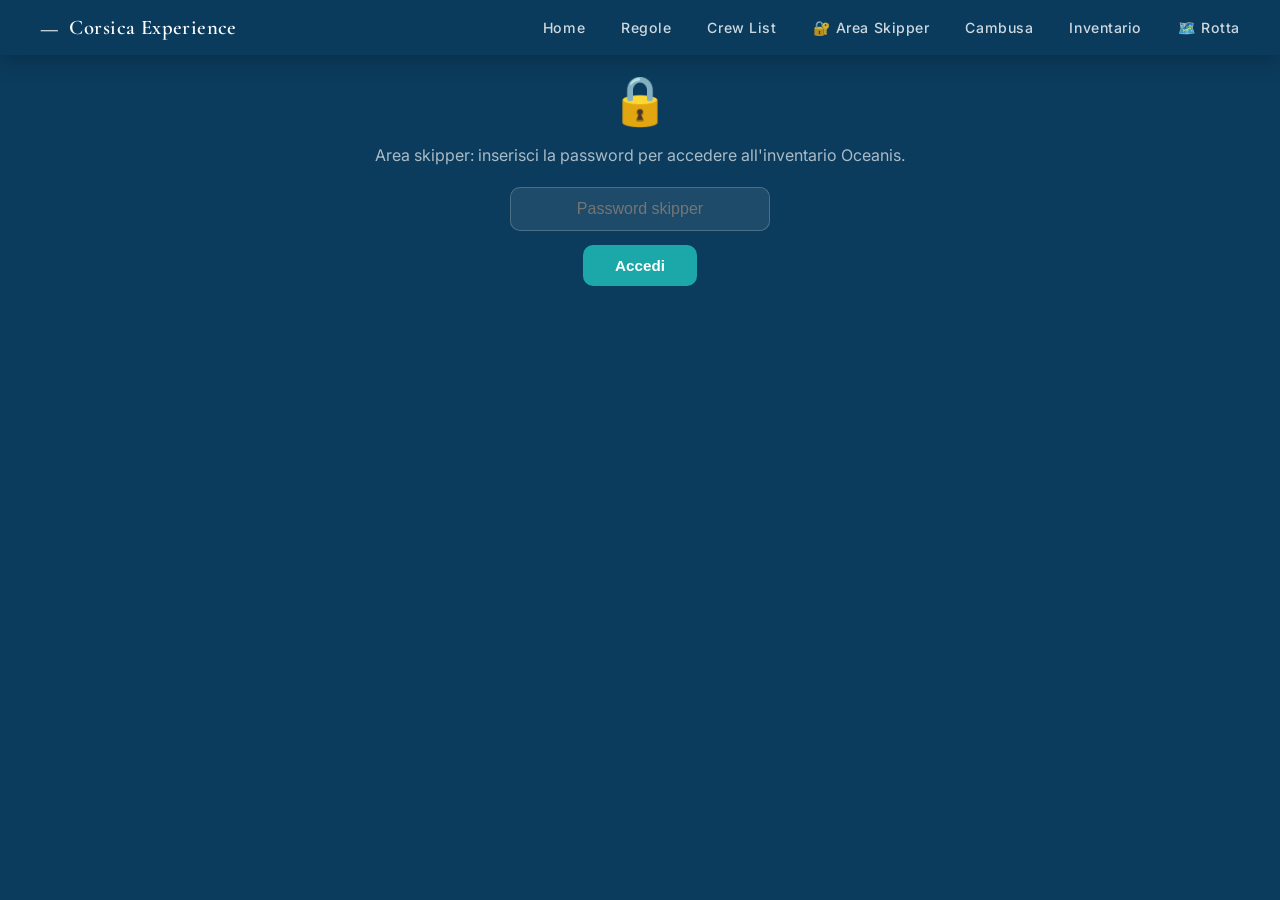
<file: inventario-oceanis.html>
<!DOCTYPE html>
<html lang="it">
<head>
  <meta charset="UTF-8" />
  <meta name="viewport" content="width=device-width, initial-scale=1.0" />
  <title>Inventario Sharel — Corsica Experience</title>
  <link rel="stylesheet" href="styles.css?v=20260528i" />
  <link rel="preconnect" href="https://fonts.googleapis.com" />
  <link rel="preconnect" href="https://fonts.gstatic.com" crossorigin />
  <link href="https://fonts.googleapis.com/css2?family=Cormorant+Garamond:ital,wght@0,300;0,400;0,600;0,700;1,300;1,400&family=Inter:wght@300;400;500;600;700&family=Bebas+Neue&display=swap" rel="stylesheet" />
  <style>
    body { background: var(--ocean); color: #fff; min-height: 100vh; }

    .inv-wrap { max-width: 900px; margin: 0 auto; padding: 52px 20px 100px; }

    /* Header barca */
    .inv-header { text-align: center; margin-bottom: 36px; }
    .inv-header .label { display: block; margin-bottom: 10px; color: var(--turq); font-size: .72rem; font-weight: 700; letter-spacing: .18em; text-transform: uppercase; }
    .inv-header h1 { font-family: 'Cormorant Garamond', serif; font-size: clamp(2.6rem, 7vw, 4.4rem); font-weight: 300; margin-bottom: 8px; }
    .inv-boat-info { display: flex; flex-wrap: wrap; justify-content: center; gap: 10px 20px; color: rgba(255,255,255,.55); font-size: .82rem; margin-bottom: 6px; }
    .inv-boat-info span { display: flex; align-items: center; gap: 5px; }

    /* Warning box 220V */
    .inv-warning { background: rgba(239,68,68,.12); border: 1px solid rgba(239,68,68,.35); border-radius: 16px; padding: 14px 18px; margin-bottom: 24px; display: flex; align-items: flex-start; gap: 12px; }
    .inv-warning .icon { font-size: 1.5rem; flex-shrink: 0; margin-top: 1px; }
    .inv-warning p { color: rgba(255,255,255,.88); font-size: .88rem; line-height: 1.5; margin: 0; font-weight: 600; }

    /* Ore motore */
    .inv-ore { display: grid; grid-template-columns: 1fr 1fr; gap: 12px; margin-bottom: 28px; }
    .inv-ore-block { background: rgba(255,255,255,.05); border: 1px solid rgba(255,255,255,.1); border-radius: 14px; padding: 14px 16px; }
    .inv-ore-block label { display: block; font-size: .7rem; color: rgba(255,255,255,.45); font-weight: 700; text-transform: uppercase; letter-spacing: .12em; margin-bottom: 6px; }
    .inv-ore-block input { width: 100%; background: transparent; border: none; border-bottom: 1px solid rgba(255,255,255,.2); color: #fff; font-size: 1.2rem; font-weight: 600; outline: none; padding: 2px 0; }
    .inv-ore-block input::placeholder { color: rgba(255,255,255,.2); font-weight: 300; font-size: 1rem; }

    /* Progress */
    .inv-progress { margin-bottom: 28px; padding: 16px 18px; background: rgba(255,255,255,.05); border: 1px solid rgba(255,255,255,.1); border-radius: 18px; }
    .inv-progress-row { display: flex; align-items: center; justify-content: space-between; margin-bottom: 10px; }
    .inv-progress-label { font-size: .85rem; color: rgba(255,255,255,.65); }
    .inv-progress-pct { font-size: .85rem; font-weight: 700; color: var(--turq-light); }
    .inv-progress-track { height: 8px; background: rgba(255,255,255,.08); border-radius: 20px; overflow: hidden; }
    .inv-progress-fill { height: 100%; width: 0; background: var(--turq); border-radius: 20px; transition: width .3s ease; }
    .inv-actions { display: flex; gap: 8px; margin-top: 12px; flex-wrap: wrap; }
    .inv-btn { border: none; border-radius: 10px; padding: 9px 16px; font-weight: 700; font-size: .82rem; cursor: pointer; }
    .inv-btn.primary { background: var(--turq); color: #fff; }
    .inv-btn.secondary { background: rgba(255,255,255,.07); border: 1px solid rgba(255,255,255,.14); color: rgba(255,255,255,.7); }
    .inv-btn.danger { background: rgba(239,68,68,.15); border: 1px solid rgba(239,68,68,.25); color: #f87171; }

    /* Sections */
    .inv-section { margin-bottom: 16px; background: rgba(255,255,255,.04); border: 1px solid rgba(255,255,255,.09); border-radius: 20px; overflow: hidden; }
    .inv-section-head { display: flex; align-items: center; gap: 12px; padding: 16px 18px; cursor: pointer; background: rgba(255,255,255,.05); user-select: none; }
    .inv-section-head:hover { background: rgba(255,255,255,.08); }
    .inv-section-head .emoji { font-size: 1.3rem; }
    .inv-section-head h2 { flex: 1; font-size: 1rem; font-weight: 700; }
    .inv-section-count { font-size: .78rem; color: rgba(255,255,255,.4); }
    .inv-section-count.done { color: #4ade80; }
    .inv-chevron { color: rgba(255,255,255,.35); font-size: .85rem; transition: transform .2s; }
    .inv-section.open .inv-chevron { transform: rotate(180deg); }
    .inv-section-body { display: none; }
    .inv-section.open .inv-section-body { display: block; }

    /* Section note */
    .inv-section-note { padding: 10px 18px; background: rgba(239,68,68,.07); border-bottom: 1px solid rgba(255,255,255,.06); font-size: .8rem; color: rgba(255,180,180,.8); }

    /* Items */
    .inv-item { display: grid; grid-template-columns: 22px 1fr auto; gap: 10px; align-items: start; padding: 10px 18px; border-top: 1px solid rgba(255,255,255,.05); transition: background .15s; }
    .inv-item:hover { background: rgba(255,255,255,.03); }
    .inv-item input[type=checkbox] { width: 18px; height: 18px; accent-color: var(--turq); margin-top: 2px; cursor: pointer; flex-shrink: 0; }
    .inv-item-text { min-width: 0; }
    .inv-item-it { display: block; color: rgba(255,255,255,.85); font-size: .88rem; line-height: 1.3; }
    .inv-item.checked .inv-item-it { color: rgba(255,255,255,.32); text-decoration: line-through; }
    .inv-item-en { display: block; font-size: .73rem; color: rgba(255,255,255,.3); margin-top: 2px; font-style: italic; }
    .inv-item.checked .inv-item-en { color: rgba(255,255,255,.18); }
    .inv-badge { display: inline-block; padding: 2px 8px; border-radius: 7px; font-size: .72rem; font-weight: 700; white-space: nowrap; }
    .inv-badge.qty { background: rgba(255,255,255,.07); color: rgba(255,255,255,.5); border: 1px solid rgba(255,255,255,.1); }
    .inv-badge.verify { background: rgba(251,191,36,.1); color: #fbbf24; border: 1px solid rgba(251,191,36,.2); }
    .inv-item.checked .inv-badge { opacity: .35; }

    /* Notes */
    .inv-notes { margin-top: 28px; }
    .inv-notes h3 { font-size: .75rem; font-weight: 700; letter-spacing: .14em; text-transform: uppercase; color: rgba(255,255,255,.45); margin-bottom: 10px; }
    .inv-notes textarea { width: 100%; background: rgba(255,255,255,.05); border: 1px solid rgba(255,255,255,.12); border-radius: 14px; color: #fff; padding: 14px 16px; font-size: .88rem; line-height: 1.6; resize: vertical; min-height: 100px; outline: none; box-sizing: border-box; }
    .inv-notes textarea::placeholder { color: rgba(255,255,255,.22); }
    .inv-notes textarea:focus { border-color: var(--turq); }
    .inv-lock { text-align: center; padding: 70px 20px; color: #fff; }
    .inv-lock .lock-icon { font-size: 3rem; margin-bottom: 16px; }
    .inv-lock p { color: rgba(255,255,255,.65); margin-bottom: 22px; }
    .inv-lock input { display: block; margin: 0 auto 14px; padding: 12px 20px; border-radius: 10px; border: 1px solid rgba(255,255,255,.2); background: rgba(255,255,255,.08); color: #fff; font-size: 1rem; width: 260px; text-align: center; outline: none; }
    .inv-lock button { padding: 12px 32px; background: var(--turq); color: #fff; border: none; border-radius: 10px; font-size: .95rem; font-weight: 600; cursor: pointer; }
    .inv-lock .err { color: #f87171; font-size: .85rem; margin-top: 10px; display: none; }

    @media (max-width: 600px) {
      .inv-ore { grid-template-columns: 1fr; }
    }
    @media print {
      nav, .inv-actions, .inv-btn { display: none !important; }
      .inv-section { break-inside: avoid; }
      .inv-section-body { display: block !important; }
      body { background: #fff !important; color: #000 !important; }
    }
  </style>
</head>
<body>
<nav class="nav scrolled" id="nav">
  <div class="nav-inner">
    <a class="nav-logo" href="index.html"><span class="logo-icon">—</span><span>Corsica Experience</span></a>
    <div class="nav-links">
      <a href="index.html">Home</a>
      <a href="regole.html">Regole</a>
      <a href="crewlist.html">Crew List</a>
      <a href="checkin.html">🔐 Area Skipper</a>
      <a href="cambusa.html">Cambusa</a>
      <a href="inventario-oceanis.html" class="active">Inventario</a>
      <a href="rotta.html">🗺️ Rotta</a>
    </div>
    <button class="nav-burger" id="navBurger" aria-label="Menu"><span></span><span></span><span></span></button>
  </div>
  <div class="nav-mobile" id="navMobile">
    <a href="index.html">Home</a>
    <a href="regole.html">Regole</a>
    <a href="crewlist.html">Crew List</a>
    <a href="checkin.html">🔐 Area Skipper</a>
    <a href="cambusa.html">Cambusa</a>
    <a href="inventario-oceanis.html" style="color:var(--turq);font-weight:700;">Inventario →</a>
    <a href="rotta.html">🗺️ Rotta</a>
  </div>
</nav>

<div id="invLock" class="inv-lock">
  <div class="lock-icon">🔒</div>
  <p>Area skipper: inserisci la password per accedere all'inventario Oceanis.</p>
  <input type="password" id="invPwdInput" placeholder="Password skipper" onkeydown="if(event.key==='Enter')unlockInventory()" />
  <button onclick="unlockInventory()">Accedi</button>
  <div class="err" id="invLockErr">Password errata. Riprova.</div>
</div>

<main class="inv-wrap" id="invContent" style="display:none">
  <a href="cambusa-oceanis.html" class="kb-back">← Cambusa Oceanis</a>

  <div class="inv-header">
    <span class="label">Check-in · 29 Maggio 2026 · Porto Mirabello</span>
    <h1>Inventario <em>Sharel</em></h1>
    <div class="inv-boat-info">
      <span>⛵ Beneteau Oceanis 48</span>
      <span>🔖 Targa RC 861 D</span>
      <span>📍 Posto B2 — Porto Mirabello (La Spezia)</span>
      <span>📻 VHF Porto CH 73</span>
    </div>
  </div>

  <div class="inv-warning">
    <span class="icon">⚡</span>
    <p>NON ACCENDERE IL MOTORE quando la barca è allacciata alla 220V<br>
    <span style="font-weight:400;font-size:.83rem;color:rgba(255,255,255,.65)">Do not turn engine on when connected to 220V shore power</span></p>
  </div>

  <div class="inv-ore">
    <div class="inv-ore-block">
      <label>Ore motore al CHECK-IN</label>
      <input type="number" id="oreIn" placeholder="es. 1234" />
    </div>
    <div class="inv-ore-block">
      <label>Ore motore al CHECK-OUT</label>
      <input type="number" id="oreOut" placeholder="es. 1251" />
    </div>
  </div>

  <div class="inv-progress">
    <div class="inv-progress-row">
      <span class="inv-progress-label" id="progressLabel">0 / 0 voci verificate</span>
      <span class="inv-progress-pct" id="progressPct">0%</span>
    </div>
    <div class="inv-progress-track"><div class="inv-progress-fill" id="progressFill"></div></div>
    <div class="inv-actions">
      <button class="inv-btn secondary" onclick="expandAll()">Espandi tutto</button>
      <button class="inv-btn secondary" onclick="collapseAll()">Comprimi tutto</button>
      <button class="inv-btn danger" onclick="resetAll()">↺ Azzera checklist</button>
      <button class="inv-btn secondary" onclick="window.print()">🖨️ Stampa</button>
    </div>
  </div>

  <div id="sectionsContainer"></div>

  <div class="inv-notes">
    <h3>Note di Check-in / Check-in Remarks</h3>
    <textarea id="noteCheckin" placeholder="Annotare qui eventuali anomalie, danni o mancanze riscontrate al check-in…"></textarea>
  </div>
</main>

<script src="script.js?v=20260528i"></script>
<script>
const INV_ADMIN_PWD = 'Skipper2026';
function unlockInventory() {
  const val = document.getElementById('invPwdInput').value;
  if (val === INV_ADMIN_PWD) {
    document.getElementById('invLock').style.display = 'none';
    document.getElementById('invContent').style.display = 'block';
  } else {
    document.getElementById('invLockErr').style.display = 'block';
  }
}

document.getElementById('navBurger').addEventListener('click', () => {
  document.getElementById('navMobile').classList.toggle('open');
});

/* ---- DATI INVENTARIO ---- */
const SECTIONS = [
  {
    id: 'esterno', label: 'Esterno — Coperta', emoji: '⚓',
    items: [
      { id:'e01', it:'Carburante Diesel',             en:'Fuel filling (Diesel)',              qty:'×2' },
      { id:'e02', it:'Rifornimento Acqua',             en:'Water Filling (330l+165l+165l)',     qty:'×3 serbatoi' },
      { id:'e03', it:'Aspirapolvere (gavone poppa dx)',en:'Vacuum cleaner — Stern locker dx',   qty:'×1' },
      { id:'e04', it:'Ancora di rispetto',             en:'Small Anchor',                       qty:'×1' },
      { id:'e05', it:'Cime ormeggio',                  en:'Chain and Rope',                     qty:'×4' },
      { id:'e06', it:'Barra emergenza',                en:'Emergency Tiller',                   qty:'×1' },
      { id:'e07', it:'Gonfiatore',                     en:'Pump',                               qty:'×1' },
      { id:'e08', it:'Remi',                           en:'Oars',                               qty:'×2' },
      { id:'e09', it:'Mezzomarinaio',                  en:'Oarlocks',                           qty:'×1' },
      { id:'e10', it:'Scopa',                          en:'Deck Brush',                         qty:'×1' },
      { id:'e11', it:'Posacenere',                     en:'Ashtray',                            qty:'×1' },
      { id:'e12', it:'Sacca portascarpe',              en:'Shoe Bag',                           qty:'' },
      { id:'e13', it:'Manichetta acqua',               en:'Water hose',                         qty:'×1' },
      { id:'e14', it:'Coperchi strumenti',             en:'Instrument covers',                  qty:'×6' },
      { id:'e15', it:'Pistola manichetta',             en:'Water hose pistol',                  qty:'×1' },
      { id:'e16', it:'Secchio',                        en:'Plastic Bucket',                     qty:'×1' },
      { id:'e17', it:'Spugna',                         en:'Sponge',                             qty:'×1' },
      { id:'e18', it:'Detersivo scafo',                en:'Hull Shampoo',                       qty:'×1' },
      { id:'e19', it:'Pelle di daino',                 en:'Chamois Leather',                    qty:'×1' },
      { id:'e20', it:'Imbuto per carburante',          en:'Fuel tunnel',                        qty:'×1' },
      { id:'e21', it:'Tanica benzina 5lt',             en:'Jerrycan gasoline 5lt',              qty:'×1' },
      { id:'e22', it:'Tasche manovelle winch',         en:'Winch Handle holders',               qty:'×2' },
      { id:'e23', it:'Pompa di sentina manuale',       en:'Hand bilge pump',                    qty:'×1' },
      { id:'e24', it:'Leva della pompa',               en:'Bilge pump handle',                  qty:'×1' },
      { id:'e25', it:'Adattatore 220V',                en:'Adaptor 220V',                       qty:'×1' },
      { id:'e26', it:'Segnali diurni — Cono',          en:'Day signals-cone',                   qty:'×1' },
      { id:'e27', it:'Segnali diurni — Sfera',         en:'Day signals-sphere',                 qty:'×1' },
      { id:'e28', it:'Salvagente anulare',             en:'Horseshoe life buoys',               qty:'×1' },
      { id:'e29', it:'Boetta luminosa',                en:'Light automatic',                    qty:'×1' },
      { id:'e30', it:'Cavo 220V',                      en:'220V shore power cable',             qty:'×1' },
      { id:'e31', it:"Scaletta d'emergenza",           en:'Emergency ladder (Draglie)',          qty:'×1' },
      { id:'e32', it:'Asta + bandiera italiana',       en:'Flag pole and Italian flag',          qty:'×1' },
    ]
  },
  {
    id: 'motore', label: 'Motore — Accensione', emoji: '⚙️',
    note: '⚠️ Accendere e tenere acceso il motore durante questa sezione',
    items: [
      { id:'m01', it:'Strumenti controllo motore',   en:"Engine's controls",           check:true },
      { id:'m02', it:'Controllare scarico',           en:'Check exhaust pipe',           check:true },
      { id:'m03', it:'Provare marcia avanti/indietro',en:'Run engine forward/back',      check:true },
      { id:'m04', it:'Elica di prua (Bow Thruster)',  en:'Bow Thruster',                 check:true, qty:'×1' },
      { id:'m05', it:'Calavele',                      en:'Sail locker',                  qty:'×1' },
      { id:'m06', it:'Olio motore di riserva',        en:'Extra engine oil',             qty:'×1' },
      { id:'m07', it:'Ancora e catena (60 mt)',       en:'Anchor with chain (60mt)',      qty:'×1' },
      { id:'m08', it:'Verricello-Salpaancora',        en:'Windlass',                     check:true },
      { id:'m09', it:'Manovella ancora',              en:'Hand lever for windlass',       qty:'×1' },
      { id:'m10', it:'Telecomando salpancora',        en:'Windlass remote control',       check:true },
      { id:'m11', it:'Apertura spiaggetta poppa',     en:'Swimming platform opening',    check:true },
      { id:'m12', it:'Doccia esterna',                en:'External shower',              qty:'×1' },
      { id:'m13', it:'Bombole gas',                   en:'Gas bottles',                  qty:'×2' },
      { id:'m14', it:'Frigoriferi',                   en:'Electric refrigerator',        qty:'×1' },
      { id:'m15', it:'Autogonfiabile 11 Pax',         en:'Life raft 11 Pax',             qty:'' },
      { id:'m16', it:'Pilota automatico',             en:'Autopilot',                    check:true },
    ]
  },
  {
    id: 'coperta', label: 'Strumenti & Coperta', emoji: '🧭',
    note: '🔴 Spegnere il motore prima di questa sezione',
    items: [
      { id:'c01', it:'Freno ruota del timone',        en:'Steering wheel friction',      check:true },
      { id:'c02', it:'Bussola magnetica',             en:'Magnetic Compass',             qty:'×2' },
      { id:'c03', it:'Ecoscandaglio + Log',           en:'Depth sounder + Log',          check:true },
      { id:'c04', it:'Anemometro',                    en:'Wind indicator',               check:true },
      { id:'c05', it:'GPS-Plotter',                   en:'GPS-Plotter',                  check:true, qty:'×1+2' },
      { id:'c06', it:'AIS — MMSI 247-13507-0',        en:'AIS transponder',              qty:'' },
      { id:'c07', it:'Parabordi laterali',            en:'Side Fenders',                 qty:'×8' },
      { id:'c08', it:'Parabordi-palla',               en:'Round fenders',                qty:'×2' },
      { id:'c09', it:'Scarico Webasto',               en:'Heating exhaust position',     qty:'×3' },
      { id:'c10', it:'Tender (gommone)',               en:'Dinghy',                       qty:'×1' },
      { id:'c11', it:'Bimini',                        en:'Bimini',                       qty:'×1' },
      { id:'c12', it:'Sprayhood',                     en:'Sprayhood',                    qty:'×1' },
      { id:'c13', it:'Cuscineria esterna',            en:'External cushions',            qty:'' },
      { id:'c14', it:'Rollafiocco',                   en:'Furling Genoa',                qty:'×1' },
      { id:'c15', it:'Scotte del fiocco',             en:'Genoa Sheets',                 qty:'×2' },
      { id:'c16', it:'Rotelline draglie',             en:'Genoa protection wheels',      qty:'' },
      { id:'c17', it:'Randa',                         en:'Main sail',                    qty:'×1' },
      { id:'c18', it:'Stopper',                       en:'Stopper',                      check:true },
      { id:'c19', it:'Whindex',                       en:'Whindex',                      qty:'×1' },
      { id:'c20', it:'Tambuccio plexiglass',          en:'Entrance plexiglass',          check:true },
      { id:'c21', it:'Winch',                         en:'Winch',                        check:true },
      { id:'c22', it:'Motore Fuoribordo',             en:'Outboard Engine',              qty:'×1' },
      { id:'c23', it:'Laccetto accensione',           en:'Starting strip',               qty:'' },
    ]
  },
  {
    id: 'interno', label: 'Interno — Sicurezza & Strumenti', emoji: '🛡️',
    items: [
      { id:'i01', it:'Estintori',                     en:'Fire extinguishers',           qty:'×3' },
      { id:'i02', it:'Banzigo',                       en:"Bosun's chair",                qty:'×1' },
      { id:'i03', it:'Fuochi e razzi di segnalazione',en:'Distress Flares box',          qty:'×8' },
      { id:'i04', it:'Top Bimini + Salvagenti + Life line', en:'Side parts Bimini + life jackets + life lines', qty:'×2+12' },
      { id:'i05', it:'Gambe corte tavolo',            en:'Short table-Legs',             qty:'×2' },
      { id:'i06', it:'Valvole serbatoi acqua',        en:'Water tanks valves',           check:true },
      { id:'i07', it:'Riga-Squadra traccia rotta',    en:'Navigation rulers',            qty:'×2' },
      { id:'i08', it:'Compasso',                      en:'Divider',                      qty:'×1' },
      { id:'i09', it:'Life line',                     en:'Life line',                    qty:'×12' },
      { id:'i10', it:'Penna e matita',                en:'Pencils',                      qty:'×2' },
      { id:'i11', it:'Adattatore 12V-USB + chiavi barca', en:"12V USB adapter + Yacht's key + Harbor WC key", qty:'×1' },
      { id:'i12', it:'Carte nautiche',                en:'Navigation charts',            qty:'×4' },
      { id:'i13', it:'Pagine Azzurre — Portolano',    en:'Pilot Book — Blue Pages',      qty:'×1' },
      { id:'i14', it:'Documenti barca',               en:"Yacht's documents",            check:true },
      { id:'i15', it:'Permesso Navigazione 5 Terre',  en:'5 Terre Permission',           qty:'' },
      { id:'i16', it:'Bussola da rilevamento',        en:'Handbearing Compass',          qty:'×1' },
      { id:'i17', it:'Tromba a gas',                  en:'Foghorn',                      qty:'×1' },
      { id:'i18', it:'Torcia',                        en:'Search light',                 qty:'×1' },
      { id:'i19', it:'Pile di rispetto',              en:'Extra batteries',              qty:'' },
      { id:'i20', it:'Manovelle per winch',           en:'Winch handles',                qty:'×2' },
      { id:'i21', it:'Cassetta Ricambi',              en:'Spare parts box',              qty:'' },
      { id:'i22', it:'Cassetta attrezzi',             en:'Tool box',                     qty:'×1' },
      { id:'i23', it:'Cassetta primo soccorso',       en:'First aid kit',                qty:'×1' },
      { id:'i24', it:'Maschera + Riparatore Tender',  en:'Mask + Tender repair kit',     qty:'' },
      { id:'i25', it:'Kit turafalle',                 en:'Wooden teak stoppers Kit',     qty:'×1' },
      { id:'i26', it:'Chiave a stella gasolio-acqua', en:'Fuel-Water opener',            qty:'×1' },
      { id:'i27', it:'Radio VHF',                     en:'VHF Radio',                    check:true, qty:'×1' },
      { id:'i28', it:'Orologio',                      en:'Quartz clock',                 qty:'' },
      { id:'i29', it:'Abatjour tavolo pozzetto',      en:'Cockpit table lamp',           qty:'' },
      { id:'i30', it:'Radio / Stereo',                en:'Stereo',                       check:true, qty:'×1' },
      { id:'i31', it:'Binocolo',                      en:'Binoculars',                   qty:'×1' },
      { id:'i32', it:'Salvagenti 12 Pax',             en:'Life Raft 12 Pax',             qty:'' },
      { id:'i33', it:'Quadro elettrico',              en:'Main Switches panel',          check:true, qty:'×1' },
      { id:'i34', it:'Pompa di sentina elettrica',    en:'Electric bilge pump',          check:true, qty:'×1' },
      { id:'i35', it:'Pannello fusibili',             en:'Main fuses panel',             check:true, qty:'×1' },
      { id:'i36', it:'Termico salpancora + switch',   en:'Bow Termico Thruster + lever switch', qty:'' },
      { id:'i37', it:'WC — Spazzola + scopetto (×3)', en:'wc brush + scopetto',          check:true },
      { id:'i38', it:'WC elettrici — ⚠️ €300 se intasati', en:'Electric wc (€300 compensation if blocked)', check:true },
      { id:'i39', it:'Prese a mare',                  en:'Sea cocks',                    check:true },
    ]
  },
  {
    id: 'cabine', label: 'Cabine', emoji: '🛏️',
    items: [
      { id:'cab01', it:'Coperte (su richiesta)',     en:'Blankets (on request)',         qty:'' },
      { id:'cab02', it:'Lenzuola',                   en:'Sheets (extra)',                qty:'' },
      { id:'cab03', it:'Federe',                     en:'Pillow cases (extra)',          qty:'' },
      { id:'cab04', it:'Coprimaterasso',             en:'Mattress cover',               qty:'×6' },
      { id:'cab05', it:'Cuscini',                    en:'Pillows',                      qty:'×12' },
      { id:'cab06', it:'Grucce appendiabiti',        en:'Clothes hangers',              qty:'×20' },
      { id:'cab07', it:'Luci cabine',                en:'Check lights',                 check:true },
      { id:'cab08', it:'Cuscini Dinette',            en:'Saloon Mattress',              qty:'×7' },
    ]
  },
  {
    id: 'cucina', label: 'Cucina', emoji: '🍳',
    items: [
      { id:'k01', it:'Frigorifero elettrico',        en:'Electric refrigerator',        check:true, qty:'×2' },
      { id:'k02', it:'Fornello Gas con forno',       en:'Stoves with oven',             check:true },
      { id:'k03', it:'Valvola Gas',                  en:'Gas valve',                    check:true },
      { id:'k04', it:'Pentole (5) + coperchi (4)',   en:'Pots and lids',                qty:'×9' },
      { id:'k05', it:'Padella',                      en:'Cooking pan',                  qty:'×1' },
      { id:'k06', it:'Scolapasta',                   en:'Small strainer',               qty:'×1' },
      { id:'k07', it:'Fermapentole',                 en:'Pot Holders for stoves',       qty:'×2' },
      { id:'k08', it:'Piatti fondi + piani',         en:'Soup plates and flat plates',  qty:'×24' },
      { id:'k09', it:"Tazze da tè",                  en:'Tea Cups',                     qty:'×12' },
      { id:'k10', it:'Bicchieri',                    en:'Glasses',                      qty:'×12' },
      { id:'k11', it:'Bicchieri da vino',            en:'Wine glasses',                 qty:'×12' },
      { id:'k12', it:'Tagliere',                     en:'Cutting board',                qty:'×1' },
      { id:'k13', it:'Portapane',                    en:'Pan holder',                   qty:'×1' },
      { id:'k14', it:'Bottiglie plastica',           en:'Plastic container bottles',    qty:'×2' },
      { id:'k15', it:'Presine',                      en:'Pot catchers',                 qty:'×2' },
      { id:'k16', it:'Sotto pentola',                en:'Frying pan coaster',           qty:'×3' },
      { id:'k17', it:'Insalatiere',                  en:'Salad bowl',                   qty:'×4' },
      { id:'k18', it:'Brocca acqua',                 en:'Water jug',                    qty:'×1' },
      { id:'k19', it:'Accendigas',                   en:'Gas lighter',                  qty:'×1' },
      { id:'k20', it:'Moka',                         en:'Coffee Maker',                 qty:'×2' },
      { id:'k21', it:'Grattugia',                    en:'Grater',                       qty:'×1' },
      { id:'k22', it:'Forchette',                    en:'Forks',                        qty:'×12' },
      { id:'k23', it:'Coltelli',                     en:'Knives',                       qty:'×12' },
      { id:'k24', it:'Cucchiai',                     en:'Spoons',                       qty:'×12' },
      { id:'k25', it:'Forbice',                      en:'Scissors',                     qty:'×1' },
      { id:'k26', it:'Mollette',                     en:'Clothespins',                  qty:'' },
      { id:'k27', it:'Cucchiaini',                   en:'Tea spoons',                   qty:'×12' },
      { id:'k28', it:'Mestoli e cucchiaie',          en:'Ladles and spoons',            qty:'×4' },
      { id:'k29', it:'Apribottiglia',                en:'Bottle opener',                qty:'×1' },
      { id:'k30', it:'Tovagliette antiscivolo',      en:'Anti-skid towels',             qty:'×12' },
      { id:'k31', it:'Tovaglia',                     en:'Tablecloth',                   qty:'×1' },
      { id:'k32', it:'Prese a mare (cucina)',         en:'Seacocks (galley)',            check:true },
    ]
  },
  {
    id: 'motore2', label: 'Motore — Livelli', emoji: '🔧',
    items: [
      { id:'mv01', it:'Livello olio',                          en:'Oil level',             check:true },
      { id:'mv02', it:'Livello olio sail drive',               en:'Sail drive oil level',  check:true },
      { id:'mv03', it:'Livello acqua di raffreddamento',       en:'Cooling water level',   check:true },
      { id:'mv04', it:'Prese a mare (motore)',                  en:'Seacocks (engine)',     check:true },
    ]
  },
  {
    id: 'luci', label: 'Luci di Navigazione', emoji: '🔦',
    items: [
      { id:'l01', it:'Luci di via',    en:'Navigation lights', check:true },
      { id:'l02', it:'Luce di ponte', en:'Deck light',         check:true },
    ]
  },
];

/* ---- STATE ---- */
const LS_STATE = 'inv-oceanis-state';
const LS_NOTES = 'inv-oceanis-notes';
const LS_ORE   = 'inv-oceanis-ore';

let state = {};
try { state = JSON.parse(localStorage.getItem(LS_STATE) || '{}'); } catch(e) {}

function saveState() { localStorage.setItem(LS_STATE, JSON.stringify(state)); }

/* ---- RENDER ---- */
function totalItems() { return SECTIONS.reduce((s,sec) => s + sec.items.length, 0); }
function checkedItems() { return Object.values(state).filter(Boolean).length; }

function updateProgress() {
  const total = totalItems(), done = checkedItems();
  const pct = total ? Math.round(done / total * 100) : 0;
  document.getElementById('progressLabel').textContent = done + ' / ' + total + ' voci verificate';
  document.getElementById('progressPct').textContent = pct + '%';
  document.getElementById('progressFill').style.width = pct + '%';
}

function updateSectionCount(secId) {
  const sec = SECTIONS.find(s => s.id === secId);
  if (!sec) return;
  const done = sec.items.filter(it => state[it.id]).length;
  const total = sec.items.length;
  const el = document.getElementById('count-' + secId);
  if (el) {
    el.textContent = done + '/' + total;
    el.className = 'inv-section-count' + (done === total ? ' done' : '');
  }
}

function toggleItem(id, checked) {
  state[id] = checked;
  saveState();
  const row = document.getElementById('row-' + id);
  if (row) row.className = 'inv-item' + (checked ? ' checked' : '');
  const secId = id.replace(/\d+$/, '').replace(/[0-9]+$/, '');
  // Find which section
  SECTIONS.forEach(sec => {
    if (sec.items.find(it => it.id === id)) updateSectionCount(sec.id);
  });
  updateProgress();
}

function renderSections() {
  const container = document.getElementById('sectionsContainer');
  container.innerHTML = '';

  SECTIONS.forEach(function(sec) {
    const done = sec.items.filter(it => state[it.id]).length;
    const total = sec.items.length;

    const div = document.createElement('div');
    div.className = 'inv-section open';
    div.id = 'sec-' + sec.id;

    let noteHtml = sec.note ? `<div class="inv-section-note">${sec.note}</div>` : '';

    let itemsHtml = sec.items.map(function(it) {
      const checked = !!state[it.id];
      const badge = it.check
        ? `<span class="inv-badge verify">VERIFICA</span>`
        : (it.qty ? `<span class="inv-badge qty">${it.qty}</span>` : '');
      return `<div class="inv-item${checked ? ' checked' : ''}" id="row-${it.id}">
        <input type="checkbox" ${checked ? 'checked' : ''} onchange="toggleItem('${it.id}',this.checked)" />
        <div class="inv-item-text">
          <span class="inv-item-it">${it.it}</span>
          <span class="inv-item-en">${it.en}</span>
        </div>
        ${badge}
      </div>`;
    }).join('');

    div.innerHTML = `
      <div class="inv-section-head" onclick="toggleSection('${sec.id}')">
        <span class="emoji">${sec.emoji}</span>
        <h2>${sec.label}</h2>
        <span class="inv-section-count${done === total ? ' done' : ''}" id="count-${sec.id}">${done}/${total}</span>
        <span class="inv-chevron">▾</span>
      </div>
      <div class="inv-section-body">
        ${noteHtml}
        ${itemsHtml}
      </div>`;
    container.appendChild(div);
  });

  updateProgress();
}

function toggleSection(id) {
  document.getElementById('sec-' + id).classList.toggle('open');
}
function expandAll()   { document.querySelectorAll('.inv-section').forEach(s => s.classList.add('open')); }
function collapseAll() { document.querySelectorAll('.inv-section').forEach(s => s.classList.remove('open')); }
function resetAll() {
  if (!confirm('Azzerare tutta la checklist? Le note e le ore motore rimarranno salvate.')) return;
  state = {}; saveState(); renderSections();
}

/* ---- NOTES & ORE ---- */
const noteTA = document.getElementById('noteCheckin');
try { noteTA.value = localStorage.getItem(LS_NOTES) || ''; } catch(e) {}
noteTA.addEventListener('input', () => localStorage.setItem(LS_NOTES, noteTA.value));

const oreIn  = document.getElementById('oreIn');
const oreOut = document.getElementById('oreOut');
try {
  const ore = JSON.parse(localStorage.getItem(LS_ORE) || '{}');
  oreIn.value  = ore.in  || '';
  oreOut.value = ore.out || '';
} catch(e) {}
function saveOre() { localStorage.setItem(LS_ORE, JSON.stringify({ in: oreIn.value, out: oreOut.value })); }
oreIn.addEventListener('input', saveOre);
oreOut.addEventListener('input', saveOre);

/* ---- INIT ---- */
renderSections();
</script>
</body>
</html>
</file>
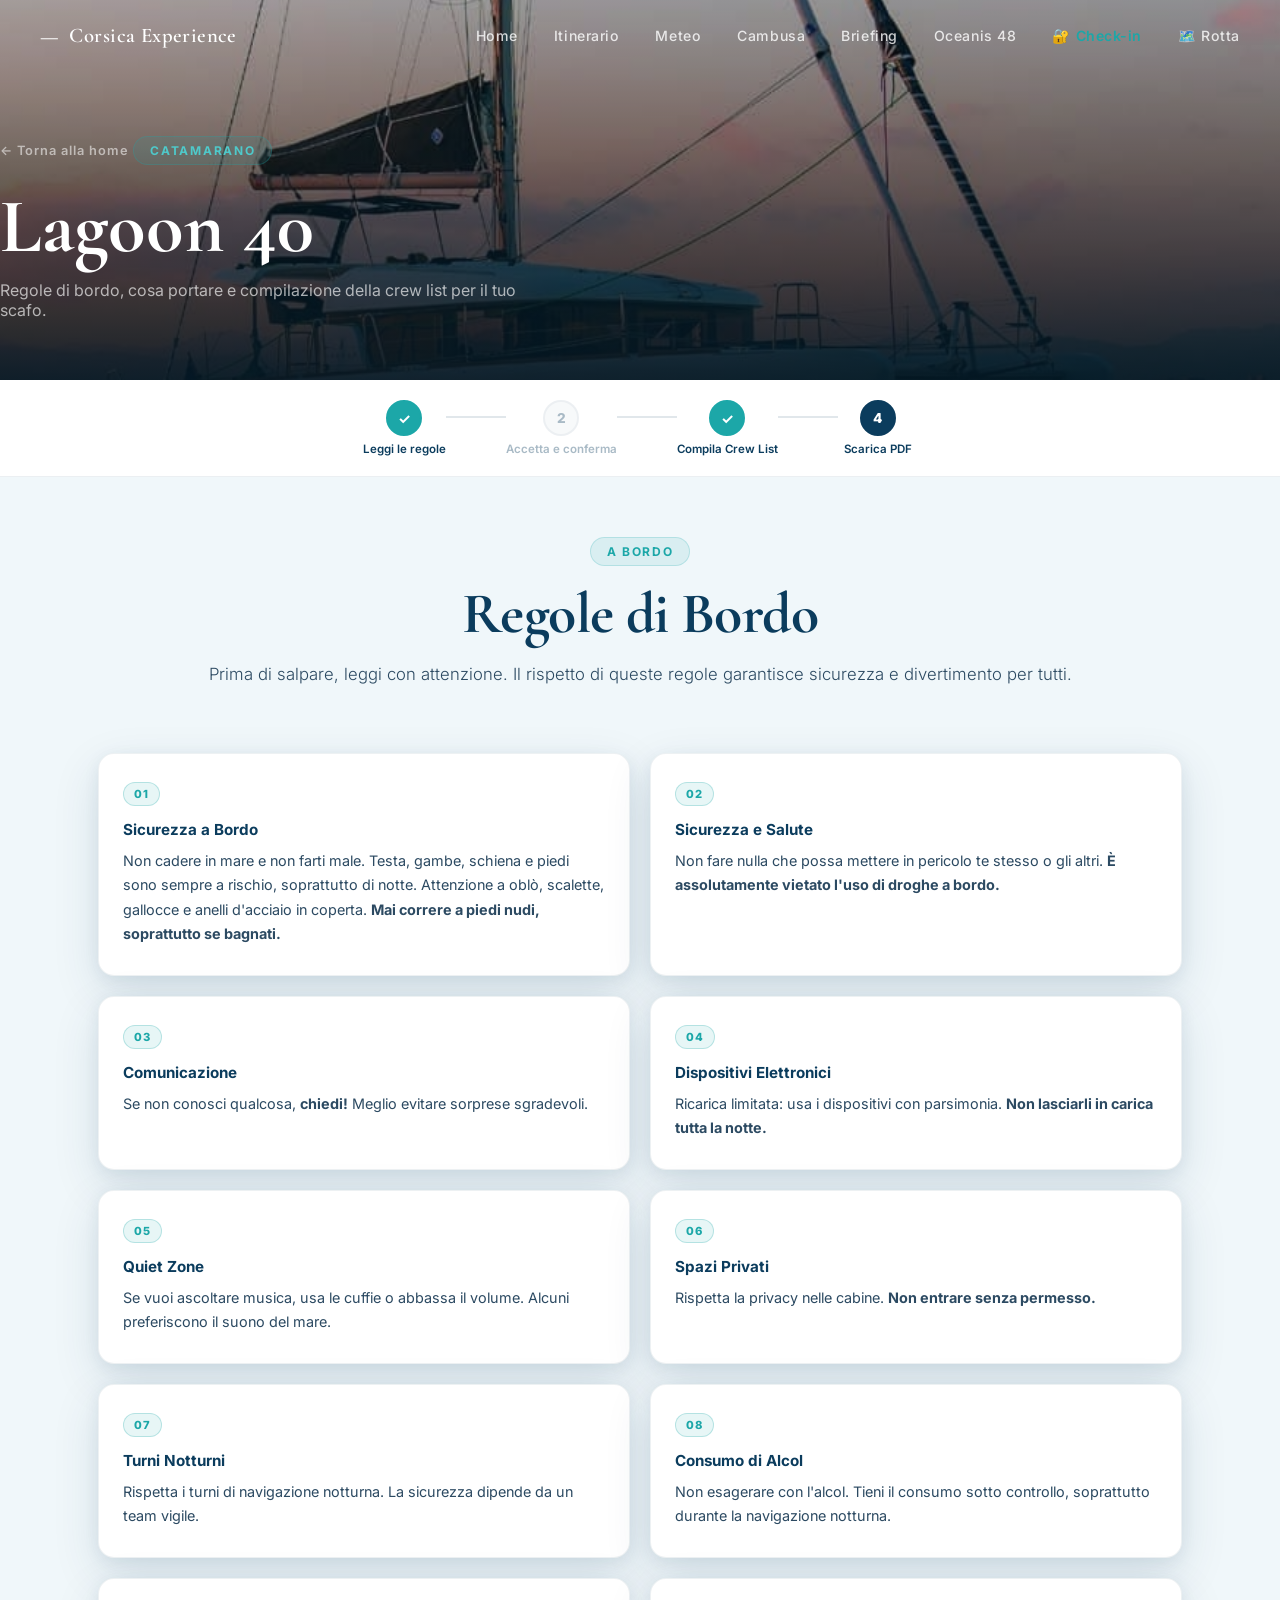
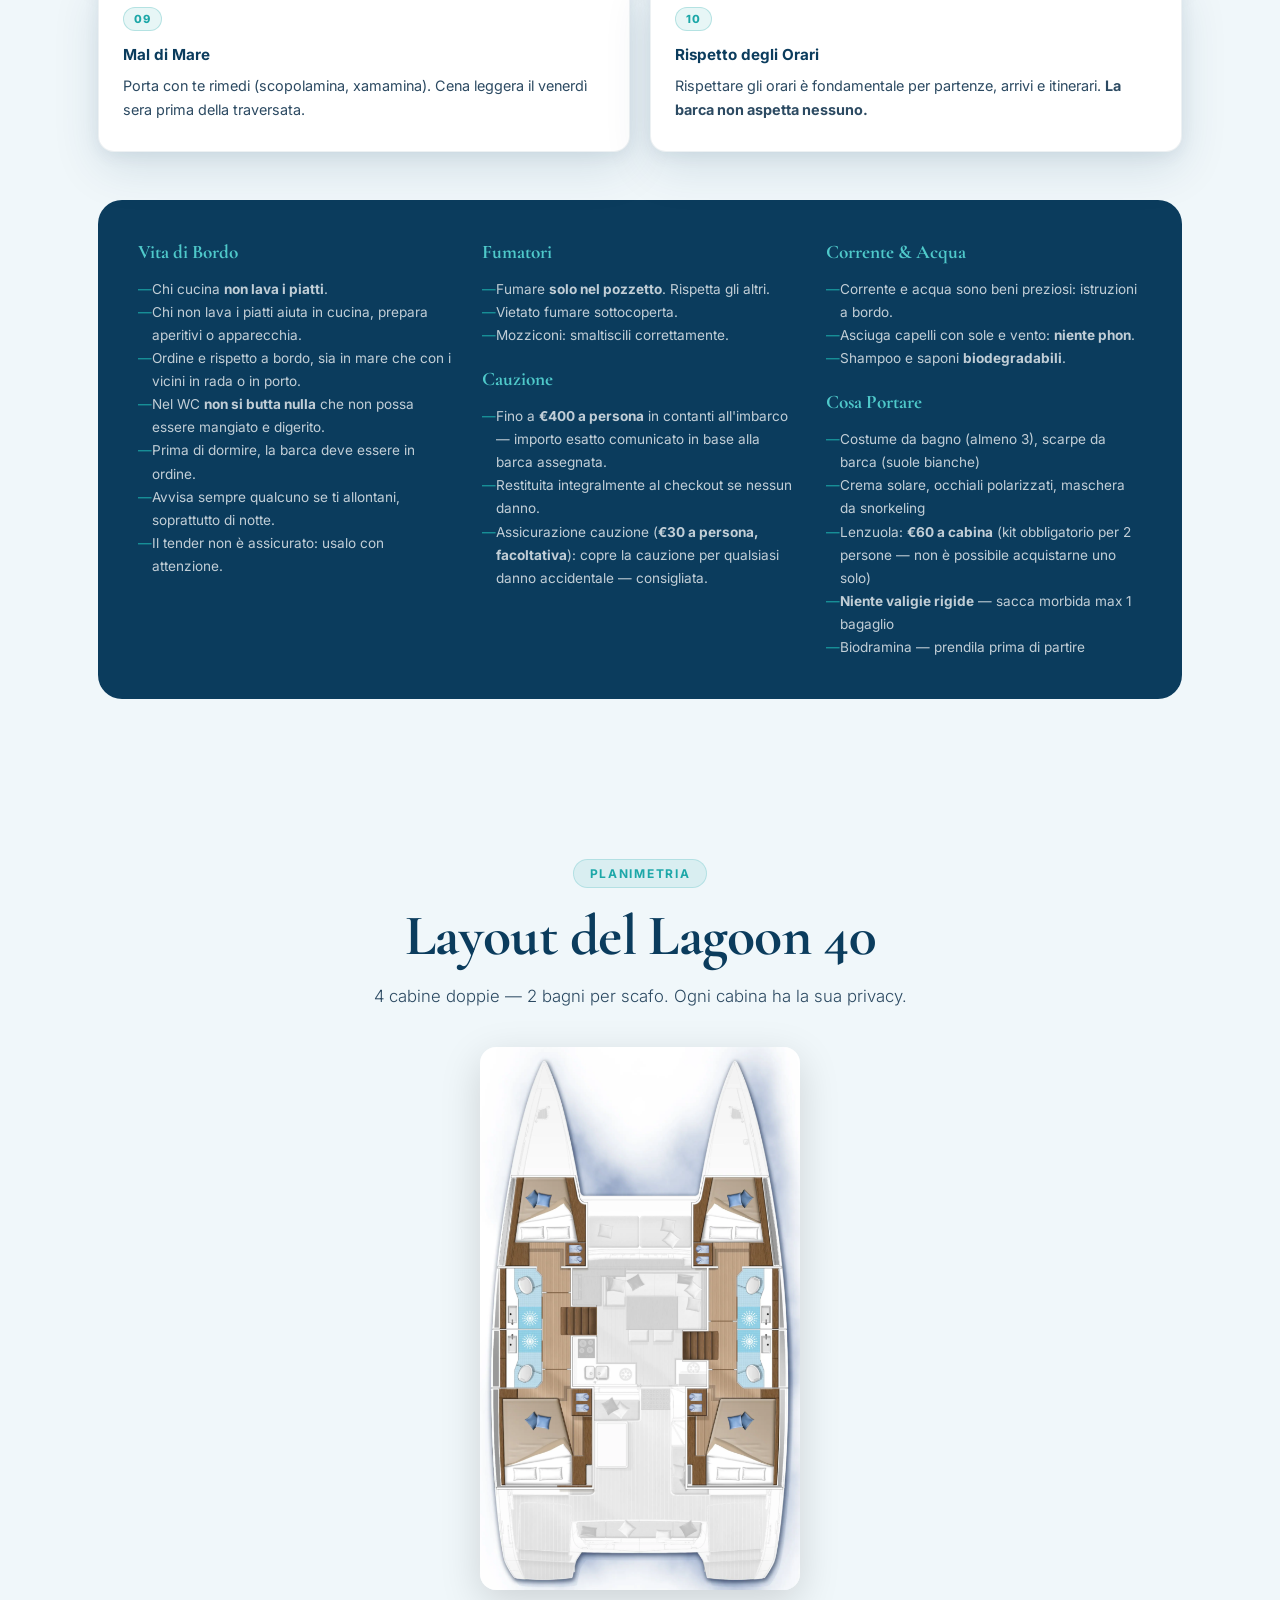
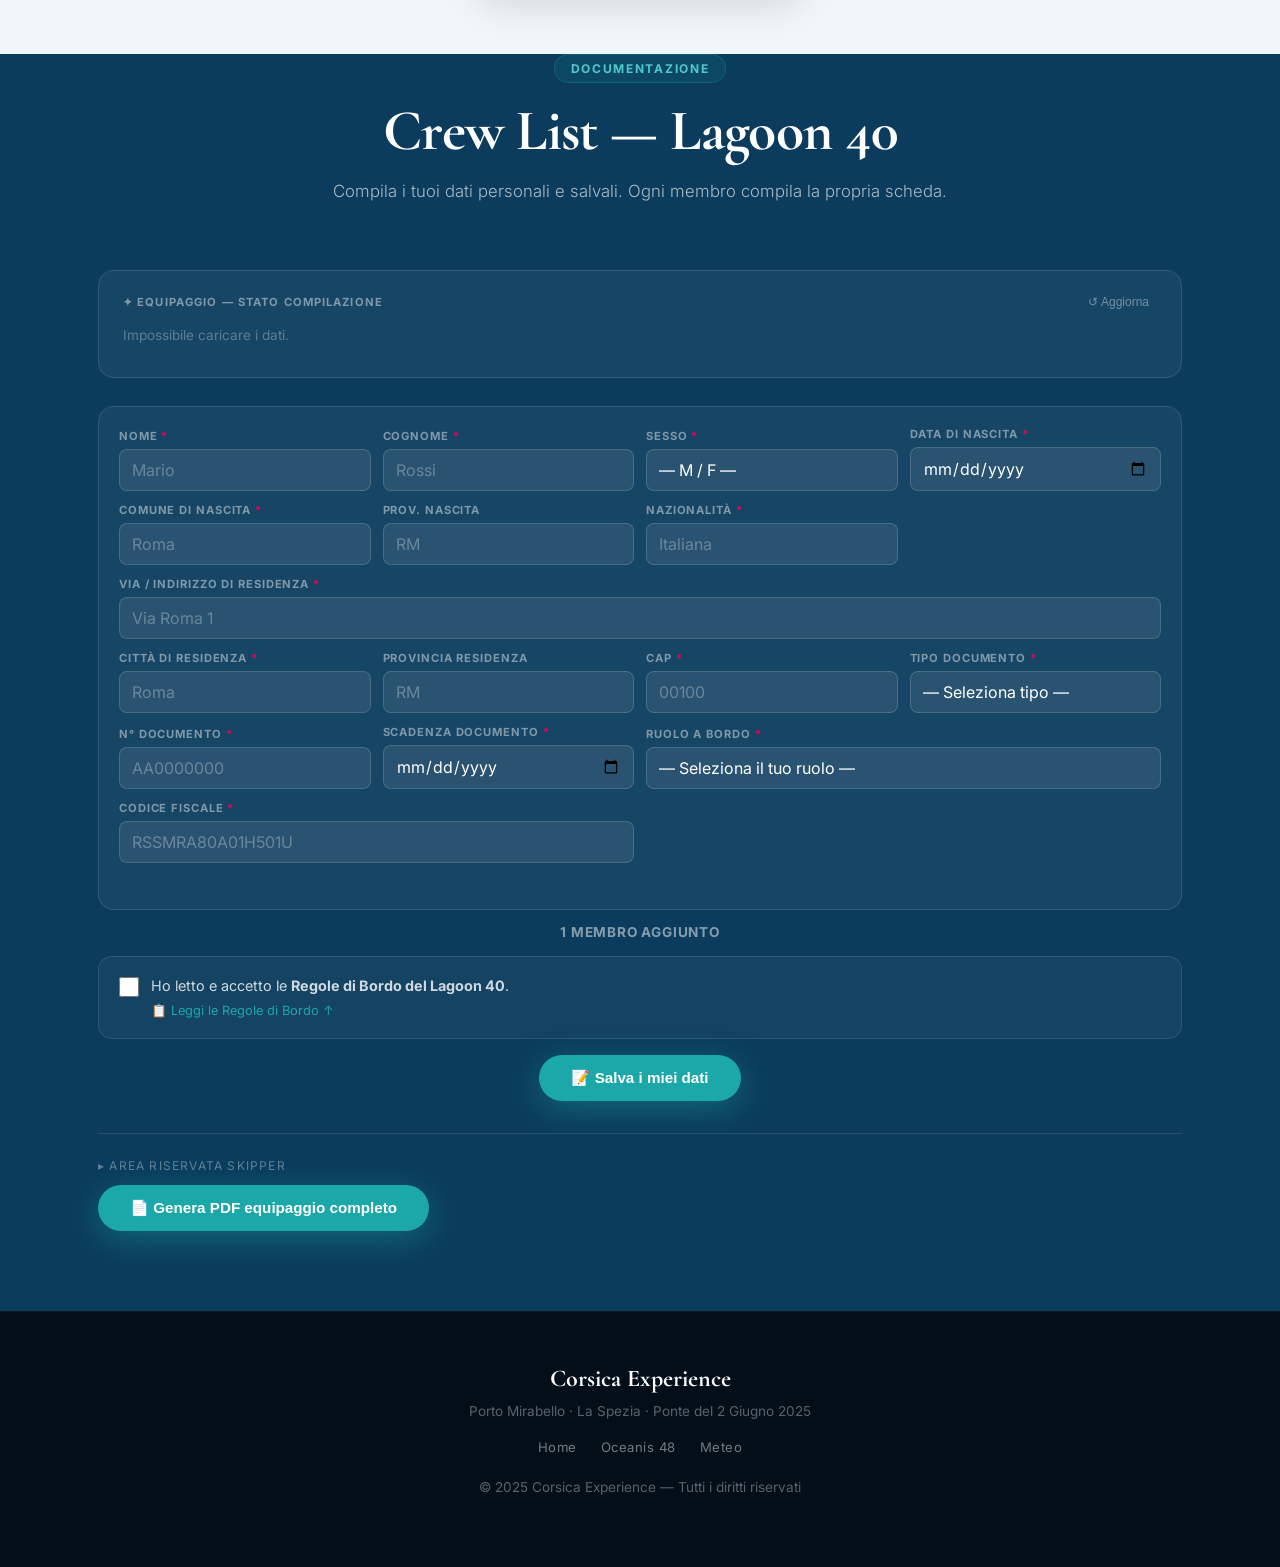
<file: lagoon.html>
<!DOCTYPE html>
<html lang="it">
<head>
  <meta charset="UTF-8" />
  <meta name="viewport" content="width=device-width, initial-scale=1.0" />
  <title>Lagoon 40 — Regole &amp; Crew List · Corsica Experience</title>
  <link rel="stylesheet" href="styles.css?v=20260525i" />
  <link rel="preconnect" href="https://fonts.googleapis.com" />
  <link rel="preconnect" href="https://fonts.gstatic.com" crossorigin />
  <link href="https://fonts.googleapis.com/css2?family=Cormorant+Garamond:ital,wght@0,300;0,400;0,600;0,700;1,300;1,400&family=Inter:wght@300;400;500;600;700&family=Bebas+Neue&display=swap" rel="stylesheet" />
</head>
<body>

  <nav class="nav scrolled" id="nav">
    <div class="nav-inner">
      <a class="nav-logo" href="index.html">
        <span class="logo-icon">—</span>
        <span>Corsica Experience</span>
      </a>
      <div class="nav-links">
        <a href="index.html">Home</a>
        <a href="index.html#itinerario">Itinerario</a>
        <a href="index.html#meteo">Meteo</a>
        <a href="cambusa.html">Cambusa</a>
        <a href="briefing.html">Briefing</a>
        <a href="oceanis.html">Oceanis 48</a>
        <a href="checkin.html" style="color:var(--turq);font-weight:600">🔐 Check-in</a>
        <a href="rotta.html">🗺️ Rotta</a>
      </div>
      <button class="nav-burger" id="navBurger" aria-label="Menu">
        <span></span><span></span><span></span>
      </button>
    </div>
    <div class="nav-mobile" id="navMobile">
      <a href="index.html">Home</a>
      <a href="index.html#itinerario">Itinerario</a>
      <a href="index.html#meteo">Meteo</a>
      <a href="cambusa.html">Cambusa</a>
      <a href="briefing.html">Briefing</a>
      <a href="oceanis.html">Oceanis 48</a>
      <a href="checkin.html" style="color:var(--turq);font-weight:600">🔐 Check-in</a>
      <a href="rotta.html">🗺️ Rotta</a>
    </div>
  </nav>

  <!-- PAGE HERO -->
  <div class="page-hero">
    <div class="page-hero-bg" style="background-image:url('img/lagoon40-new.jpg')"></div>
    <div class="page-hero-overlay"></div>
    <div class="page-hero-content">
      <a href="index.html" class="back-link">← Torna alla home</a>
      <span class="label light">Catamarano</span>
      <h1 class="page-hero-title">Lagoon 40</h1>
      <p class="page-hero-sub">Regole di bordo, cosa portare e compilazione della crew list per il tuo scafo.</p>
    </div>
  </div>

  <!-- PROGRESS STEPS -->
  <div class="progress-steps" id="progressSteps">
    <div class="ps-step active" id="step1">
      <div class="ps-num">1</div>
      <div class="ps-label">Leggi le regole</div>
    </div>
    <div class="ps-connector"></div>
    <div class="ps-step" id="step2">
      <div class="ps-num">2</div>
      <div class="ps-label">Accetta e conferma</div>
    </div>
    <div class="ps-connector"></div>
    <div class="ps-step" id="step3">
      <div class="ps-num">3</div>
      <div class="ps-label">Compila Crew List</div>
    </div>
    <div class="ps-connector"></div>
    <div class="ps-step" id="step4">
      <div class="ps-num">4</div>
      <div class="ps-label">Scarica PDF</div>
    </div>
  </div>

  <!-- REGOLE -->
  <section class="regole" id="regole" style="padding-top:60px">
    <div class="container">
      <div class="section-header centered">
        <span class="label">A Bordo</span>
        <h2 class="h2">Regole di Bordo</h2>
        <p class="section-desc">Prima di salpare, leggi con attenzione. Il rispetto di queste regole garantisce sicurezza e divertimento per tutti.</p>
      </div>

      <div class="regole-grid">
        <div class="regola-card reveal-up">
          <div class="rc-icon">01</div>
          <h4>Sicurezza a Bordo</h4>
          <p>Non cadere in mare e non farti male. Testa, gambe, schiena e piedi sono sempre a rischio, soprattutto di notte. Attenzione a oblò, scalette, gallocce e anelli d'acciaio in coperta. <strong>Mai correre a piedi nudi, soprattutto se bagnati.</strong></p>
        </div>
        <div class="regola-card reveal-up d1">
          <div class="rc-icon">02</div>
          <h4>Sicurezza e Salute</h4>
          <p>Non fare nulla che possa mettere in pericolo te stesso o gli altri. <strong>È assolutamente vietato l'uso di droghe a bordo.</strong></p>
        </div>
        <div class="regola-card reveal-up d2">
          <div class="rc-icon">03</div>
          <h4>Comunicazione</h4>
          <p>Se non conosci qualcosa, <strong>chiedi!</strong> Meglio evitare sorprese sgradevoli.</p>
        </div>
        <div class="regola-card reveal-up d3">
          <div class="rc-icon">04</div>
          <h4>Dispositivi Elettronici</h4>
          <p>Ricarica limitata: usa i dispositivi con parsimonia. <strong>Non lasciarli in carica tutta la notte.</strong></p>
        </div>
        <div class="regola-card reveal-up">
          <div class="rc-icon">05</div>
          <h4>Quiet Zone</h4>
          <p>Se vuoi ascoltare musica, usa le cuffie o abbassa il volume. Alcuni preferiscono il suono del mare.</p>
        </div>
        <div class="regola-card reveal-up d1">
          <div class="rc-icon">06</div>
          <h4>Spazi Privati</h4>
          <p>Rispetta la privacy nelle cabine. <strong>Non entrare senza permesso.</strong></p>
        </div>
        <div class="regola-card reveal-up d2">
          <div class="rc-icon">07</div>
          <h4>Turni Notturni</h4>
          <p>Rispetta i turni di navigazione notturna. La sicurezza dipende da un team vigile.</p>
        </div>
        <div class="regola-card reveal-up d3">
          <div class="rc-icon">08</div>
          <h4>Consumo di Alcol</h4>
          <p>Non esagerare con l'alcol. Tieni il consumo sotto controllo, soprattutto durante la navigazione notturna.</p>
        </div>
        <div class="regola-card reveal-up">
          <div class="rc-icon">09</div>
          <h4>Mal di Mare</h4>
          <p>Porta con te rimedi (scopolamina, xamamina). Cena leggera il venerdì sera prima della traversata.</p>
        </div>
        <div class="regola-card reveal-up d1">
          <div class="rc-icon">10</div>
          <h4>Rispetto degli Orari</h4>
          <p>Rispettare gli orari è fondamentale per partenze, arrivi e itinerari. <strong>La barca non aspetta nessuno.</strong></p>
        </div>
      </div>

      <div class="regole-extra reveal-up">
        <div class="re-block">
          <h4>Vita di Bordo</h4>
          <ul>
            <li>Chi cucina <strong>non lava i piatti</strong>.</li>
            <li>Chi non lava i piatti aiuta in cucina, prepara aperitivi o apparecchia.</li>
            <li>Ordine e rispetto a bordo, sia in mare che con i vicini in rada o in porto.</li>
            <li>Nel WC <strong>non si butta nulla</strong> che non possa essere mangiato e digerito.</li>
            <li>Prima di dormire, la barca deve essere in ordine.</li>
            <li>Avvisa sempre qualcuno se ti allontani, soprattutto di notte.</li>
            <li>Il tender non è assicurato: usalo con attenzione.</li>
          </ul>
        </div>
        <div class="re-block">
          <h4>Fumatori</h4>
          <ul>
            <li>Fumare <strong>solo nel pozzetto</strong>. Rispetta gli altri.</li>
            <li>Vietato fumare sottocoperta.</li>
            <li>Mozziconi: smaltiscili correttamente.</li>
          </ul>
          <h4 style="margin-top:20px">Cauzione</h4>
          <ul>
            <li>Fino a <strong>€400 a persona</strong> in contanti all'imbarco — importo esatto comunicato in base alla barca assegnata.</li>
            <li>Restituita integralmente al checkout se nessun danno.</li>
            <li>Assicurazione cauzione (<strong>€30 a persona, facoltativa</strong>): copre la cauzione per qualsiasi danno accidentale — consigliata.</li>
          </ul>
        </div>
        <div class="re-block">
          <h4>Corrente &amp; Acqua</h4>
          <ul>
            <li>Corrente e acqua sono beni preziosi: istruzioni a bordo.</li>
            <li>Asciuga capelli con sole e vento: <strong>niente phon</strong>.</li>
            <li>Shampoo e saponi <strong>biodegradabili</strong>.</li>
          </ul>
          <h4 style="margin-top:20px">Cosa Portare</h4>
          <ul>
            <li>Costume da bagno (almeno 3), scarpe da barca (suole bianche)</li>
            <li>Crema solare, occhiali polarizzati, maschera da snorkeling</li>
            <li>Lenzuola: <strong>€60 a cabina</strong> (kit obbligatorio per 2 persone — non è possibile acquistarne uno solo)</li>
            <li><strong>Niente valigie rigide</strong> — sacca morbida max 1 bagaglio</li>
            <li>Biodramina — prendila prima di partire</li>
          </ul>
        </div>
      </div>
    </div>
  </section>

  <!-- PIANTINA LAGOON -->
  <section style="padding: 60px 0; background: var(--bg-light);">
    <div class="container">
      <div class="section-header centered" style="margin-bottom:36px;">
        <span class="label">Planimetria</span>
        <h2 class="h2">Layout del Lagoon 40</h2>
        <p class="section-desc">4 cabine doppie — 2 bagni per scafo. Ogni cabina ha la sua privacy.</p>
      </div>
      <div style="text-align:center;">
        <img src="img/LAGOON-40-4-CABINES-4T-e1743476198632-603x1024.webp"
             alt="Piantina Lagoon 40 — 4 cabine"
             style="max-width:320px; width:100%; border-radius:16px; box-shadow:0 12px 40px rgba(0,0,0,.15);" />
      </div>
    </div>
  </section>

  <!-- ACCETTAZIONE REGOLE -->
  <!-- CREW LIST -->
  <section class="crewlist" id="crewlist" style="padding-top:0; padding-bottom:80px">
    <div class="container">
      <div class="section-header centered">
        <span class="label light">Documentazione</span>
        <h2 class="h2 light">Crew List — Lagoon 40</h2>
        <p class="section-desc" style="color:rgba(255,255,255,.65)">Compila i tuoi dati personali e salvali. Ogni membro compila la propria scheda.</p>
      </div>

      <!-- Pannello live: chi ha già compilato -->
      <div id="crewStatusPanel" style="margin-bottom:28px; background:rgba(255,255,255,.05); border:1px solid rgba(255,255,255,.1); border-radius:16px; padding:20px 24px;">
        <div style="display:flex; align-items:center; justify-content:space-between; margin-bottom:14px;">
          <span style="font-size:.7rem; font-weight:700; letter-spacing:.1em; text-transform:uppercase; color:rgba(255,255,255,.45);">✦ Equipaggio — stato compilazione</span>
          <button onclick="loadCrewStatus('lagoon')" style="background:none; border:none; color:rgba(255,255,255,.4); font-size:.75rem; cursor:pointer; padding:4px 8px;">↺ Aggiorna</button>
        </div>
        <div id="crewStatusList" style="display:flex; flex-wrap:wrap; gap:10px;">
          <span style="color:rgba(255,255,255,.3); font-size:.85rem;">Caricamento...</span>
        </div>
        <div id="crewStatusCount" style="margin-top:14px; font-size:.78rem; color:rgba(255,255,255,.4);"></div>
      </div>

      <!-- Form sempre visibile -->
      <div id="crewUnlocked">
        <div class="crew-members" id="members-lagoon"></div>
        <div class="crew-counter" id="crewCounter">0 membri aggiunti</div>
        <div class="save-status" id="saveStatus-lagoon" style="display:none; margin:12px 0; padding:12px 16px; background:rgba(28,167,168,.15); border:1px solid var(--turq); border-radius:10px; color:#fff; font-size:.9rem;"></div>

        <!-- Accettazione regole inline -->
        <div id="crewLocked" style="background:rgba(255,255,255,.04); border:1px solid rgba(255,255,255,.1); border-radius:14px; padding:18px 20px; margin:16px 0;">
          <label style="display:flex; align-items:flex-start; gap:12px; cursor:pointer;">
            <input type="checkbox" id="checkRegole" onchange="toggleAccetta(this)" style="width:20px; height:20px; margin-top:2px; accent-color:var(--turq); cursor:pointer; flex-shrink:0;" />
            <span style="font-size:.9rem; color:rgba(255,255,255,.8); line-height:1.5;">
              Ho letto e accetto le <strong>Regole di Bordo del Lagoon 40</strong>.
              <a href="#regole" onclick="document.getElementById('regole').scrollIntoView({behavior:'smooth'});return false;" style="color:var(--turq); text-decoration:none; display:block; font-size:.8rem; margin-top:4px;">📋 Leggi le Regole di Bordo ↑</a>
            </span>
          </label>
          <div id="accettaStatus" style="display:none; margin-top:10px; color:var(--turq); font-size:.85rem; font-weight:600;">✓ Regole accettate</div>
        </div>

        <div class="crew-actions">
          <button class="btn-dl-pdf" id="btnSalva-lagoon" onclick="saveMemberToSheets('lagoon')">📝 Salva i miei dati</button>
        </div>

        <div style="margin-top:32px; padding-top:24px; border-top:1px solid rgba(255,255,255,.1);">
          <p style="font-size:.75rem; text-transform:uppercase; letter-spacing:.1em; color:rgba(255,255,255,.35); margin-bottom:12px;">▸ Area riservata skipper</p>
          <button class="btn-dl-pdf admin-btn" id="btnAdminPDF-lagoon" onclick="adminDownloadPDF('lagoon')">📄 Genera PDF equipaggio completo</button>
        </div>
      </div>
    </div>
  </section>

  <footer class="footer">
    <div class="container">
      <div class="footer-logo">Corsica Experience</div>
      <p>Porto Mirabello · La Spezia · Ponte del 2 Giugno 2025</p>
      <div class="footer-links">
        <a href="index.html">Home</a>
        <a href="oceanis.html">Oceanis 48</a>
        <a href="index.html#meteo">Meteo</a>
      </div>
      <p class="footer-copy">© 2025 Corsica Experience — Tutti i diritti riservati</p>
    </div>
  </footer>

  <script src="script.js?v=20260525i"></script>
  <script>
    const BOAT_KEY = 'lagoon';

    function updateCounter() {
      const n = document.getElementById('members-lagoon').querySelectorAll('.crew-member-row').length;
      document.getElementById('crewCounter').textContent = n + (n === 1 ? ' membro aggiunto' : ' membri aggiunti');
      document.getElementById('step3').classList.toggle('done', n > 0);
      document.getElementById('step4').classList.toggle('active', n > 0);
    }

    function addMemberAndCount(boat, prefill) {
      addMember(boat, prefill);
      updateCounter();
    }

    function unlockCrew(accepted) {
      document.getElementById('step2').classList.toggle('done',   accepted);
      document.getElementById('step3').classList.toggle('active', accepted);
    }

    function toggleAccetta(cb) {
      localStorage.setItem('regole_' + BOAT_KEY, cb.checked ? '1' : '');
      document.getElementById('accettaStatus').style.display = cb.checked ? 'block' : 'none';
      unlockCrew(cb.checked);
    }

    function downloadCrewPDFValidated(boat, boatName) {
      saveMemberToSheets(boat);
    }

    window.addEventListener('DOMContentLoaded', () => {
      const accepted = localStorage.getItem('regole_' + BOAT_KEY) === '1';
      if (accepted) {
        document.getElementById('checkRegole').checked = true;
        document.getElementById('accettaStatus').style.display = 'block';
      }
      unlockCrew(accepted);
      const saved = (() => { try { return JSON.parse(localStorage.getItem('crew_lagoon')) || []; } catch(e) { return []; } })();
      if (saved.length > 0) {
        saved.forEach(data => addMemberAndCount('lagoon', data));
        const btn = document.getElementById('btnSalva-lagoon');
        if (btn) btn.innerHTML = '✏️ Modifica i miei dati';
      } else {
        addMemberAndCount('lagoon');
      }
      updateCounter();
      document.getElementById('step1').classList.add('done');
      loadCrewStatus('lagoon');
    });
  </script>
</body>
</html>
</file>
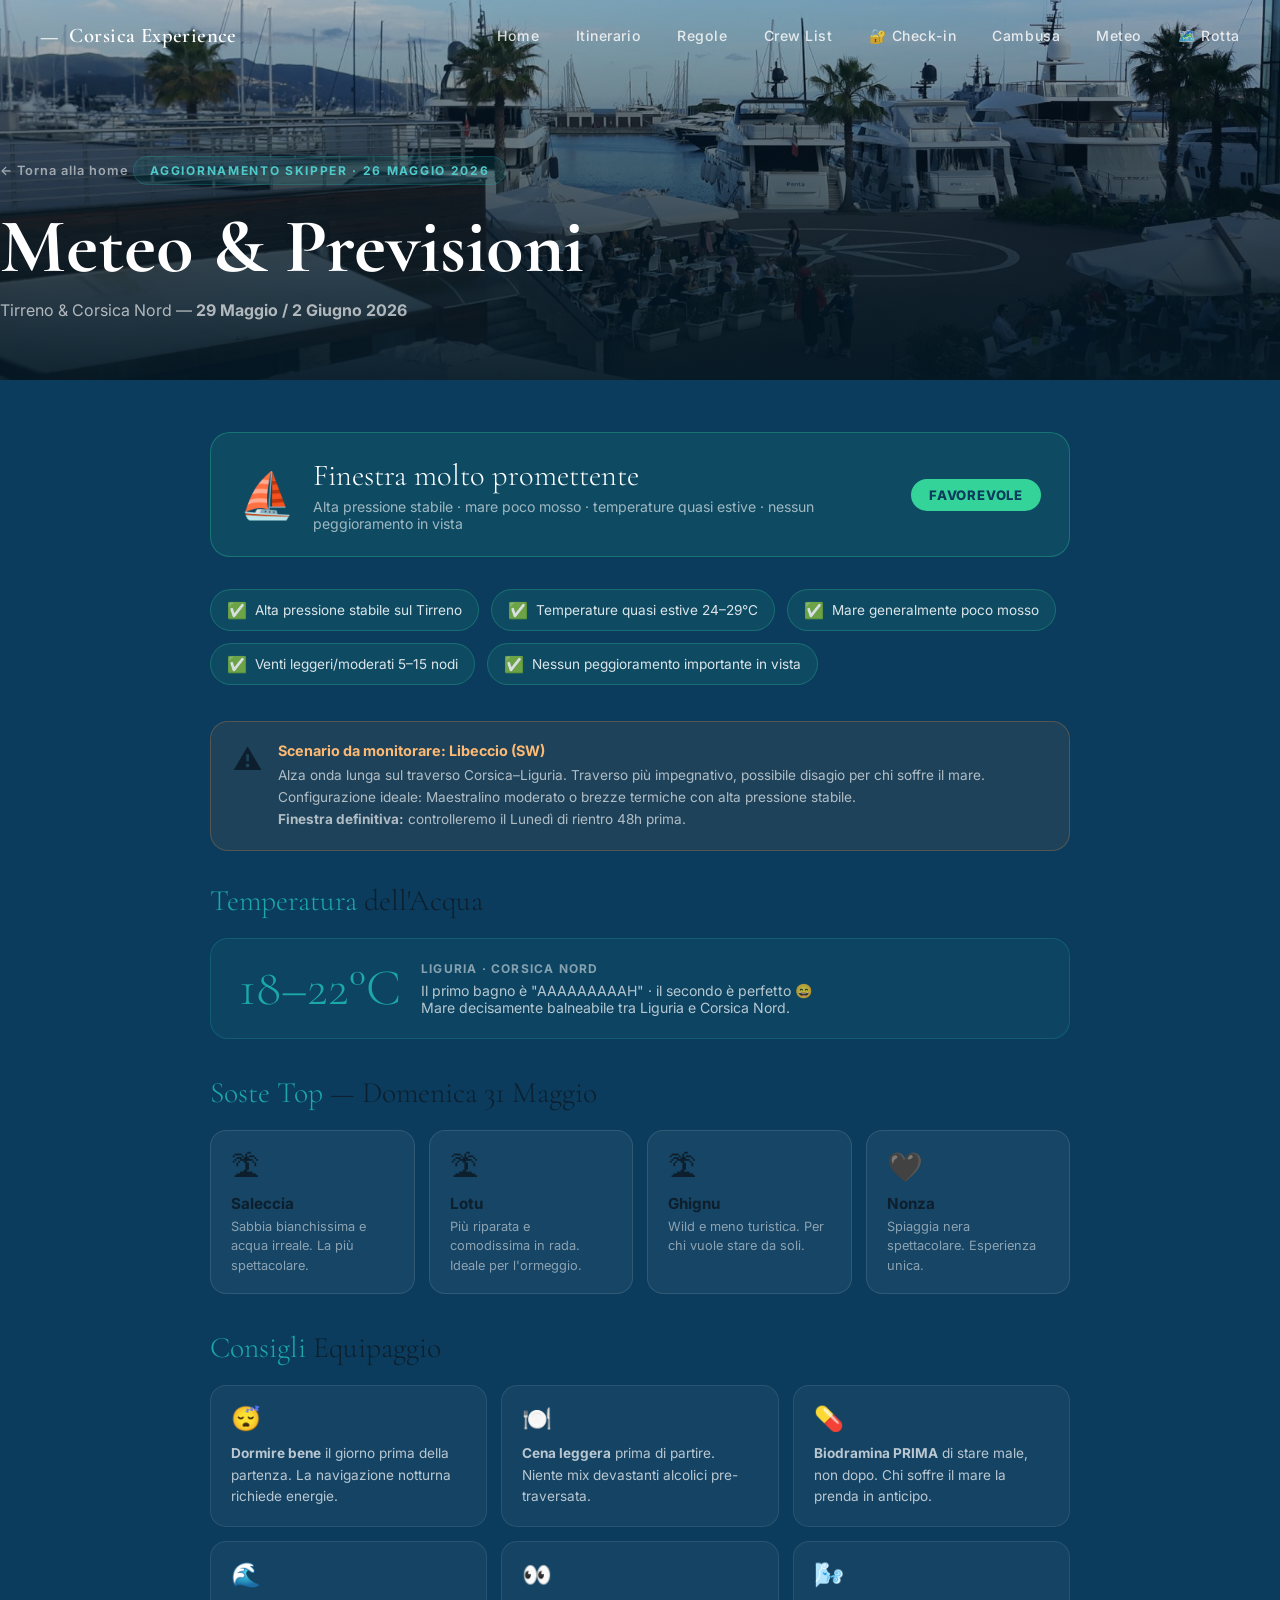
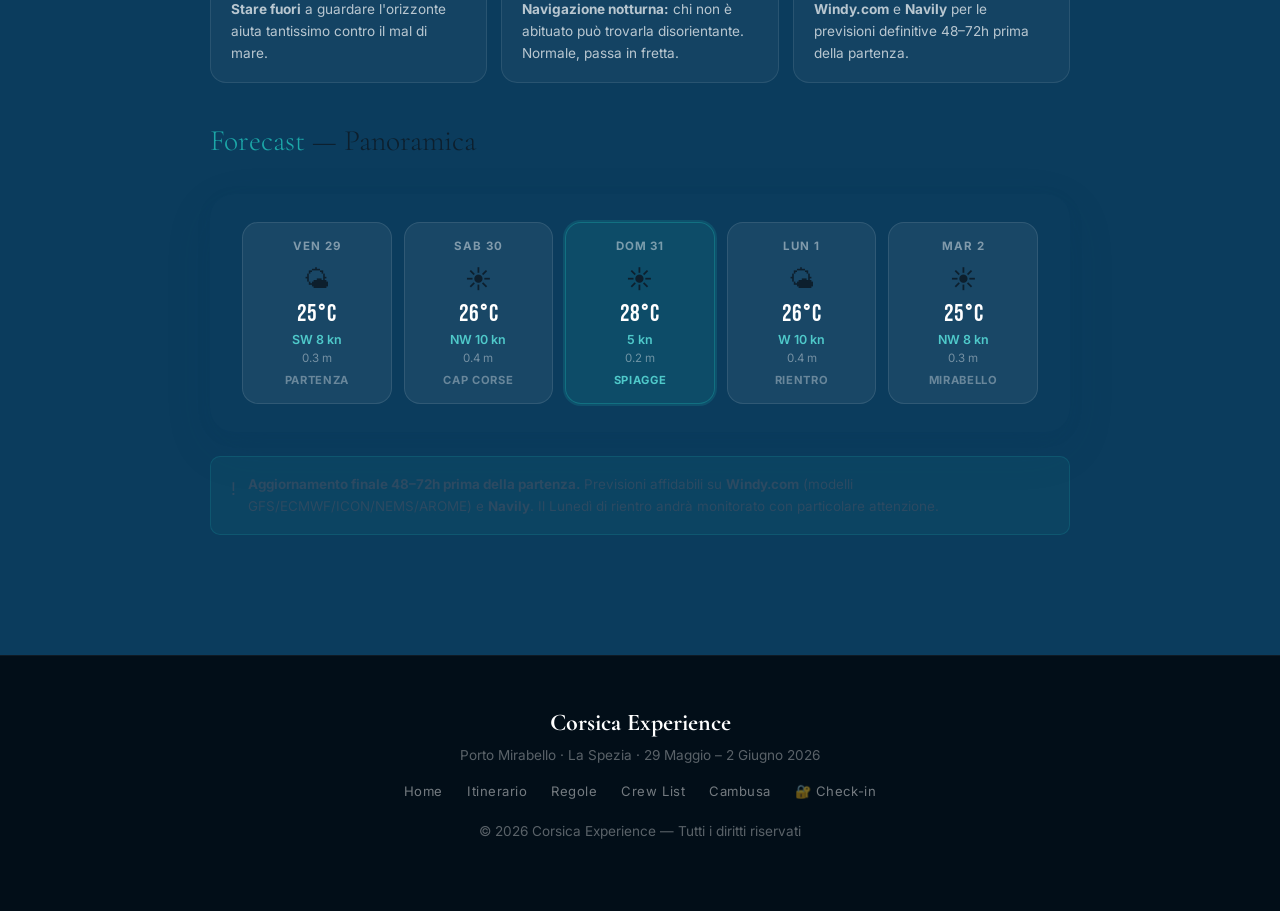
<file: meteo.html>
<!DOCTYPE html>
<html lang="it">
<head>
  <meta charset="UTF-8" />
  <meta name="viewport" content="width=device-width, initial-scale=1.0" />
  <title>Meteo — Corsica Experience</title>
  <meta name="description" content="Aggiornamento meteo 26 maggio 2026 — Traversata La Spezia → Corsica. Vento, mare, temperatura e previsioni giorno per giorno." />
  <link rel="stylesheet" href="styles.css?v=20260525i" />
  <link rel="preconnect" href="https://fonts.googleapis.com" />
  <link rel="preconnect" href="https://fonts.gstatic.com" crossorigin />
  <link href="https://fonts.googleapis.com/css2?family=Cormorant+Garamond:ital,wght@0,300;0,400;0,600;0,700;1,300;1,400&family=Inter:wght@300;400;500;600;700&family=Bebas+Neue&display=swap" rel="stylesheet" />
  <style>
    /* ── Skipper Briefing ─────────────────────────────── */
    .briefing-wrap { max-width: 900px; margin: 0 auto; padding: 0 20px 40px; }

    .status-banner { display: flex; align-items: center; gap: 18px; padding: 24px 28px; border-radius: 20px; background: rgba(52,211,153,.1); border: 1px solid rgba(52,211,153,.3); margin-bottom: 32px; }
    .status-banner .sb-icon { font-size: 2.8rem; flex-shrink: 0; }
    .status-banner .sb-title { font-family: 'Cormorant Garamond', serif; font-size: 1.9rem; font-weight: 300; color: #fff; }
    .status-banner .sb-sub { font-size: .88rem; color: rgba(255,255,255,.6); margin-top: 4px; }
    .status-banner .sb-badge { margin-left: auto; padding: 8px 18px; border-radius: 30px; background: #34d399; color: #0b3c5d; font-weight: 800; font-size: .82rem; letter-spacing: .06em; white-space: nowrap; }

    .check-row { display: flex; flex-wrap: wrap; gap: 12px; margin-bottom: 36px; }
    .check-pill { display: flex; align-items: center; gap: 8px; padding: 10px 16px; border-radius: 30px; background: rgba(52,211,153,.1); border: 1px solid rgba(52,211,153,.25); font-size: .85rem; color: rgba(255,255,255,.85); }
    .check-pill .cp-icon { font-size: 1rem; }

    /* ── Passage Plan ────────────────────────────────── */
    .pp-title { font-family: 'Cormorant Garamond', serif; font-size: 2rem; font-weight: 300; margin-bottom: 24px; }
    .pp-title span { color: var(--turq); }

    .pp-timeline { position: relative; padding-left: 32px; }
    .pp-timeline::before { content: ''; position: absolute; left: 10px; top: 0; bottom: 0; width: 2px; background: linear-gradient(to bottom, var(--turq), rgba(28,167,168,.1)); border-radius: 2px; }

    .pp-day { position: relative; margin-bottom: 28px; }
    .pp-day::before { content: ''; position: absolute; left: -26px; top: 18px; width: 10px; height: 10px; border-radius: 50%; background: var(--turq); border: 2px solid var(--ocean); }

    .pp-day-card { background: rgba(255,255,255,.05); border: 1px solid rgba(255,255,255,.1); border-radius: 18px; padding: 20px 22px; transition: border-color .2s; }
    .pp-day-card:hover { border-color: rgba(28,167,168,.4); }

    .pp-day-header { display: flex; align-items: baseline; gap: 14px; margin-bottom: 12px; flex-wrap: wrap; }
    .pp-day-date { font-family: 'Cormorant Garamond', serif; font-size: 1.4rem; font-weight: 300; color: #fff; }
    .pp-day-label { font-size: .72rem; font-weight: 700; text-transform: uppercase; letter-spacing: .12em; color: var(--turq); }
    .pp-day-route { font-size: .85rem; color: rgba(255,255,255,.5); margin-left: auto; }

    .pp-pills { display: flex; flex-wrap: wrap; gap: 8px; margin-bottom: 12px; }
    .pp-pill { padding: 4px 12px; border-radius: 20px; font-size: .78rem; font-weight: 600; }
    .pp-pill.sun { background: rgba(251,191,36,.12); color: #fcd34d; border: 1px solid rgba(251,191,36,.2); }
    .pp-pill.wind { background: rgba(147,197,253,.12); color: #93c5fd; border: 1px solid rgba(147,197,253,.2); }
    .pp-pill.sea { background: rgba(28,167,168,.12); color: #5eead4; border: 1px solid rgba(28,167,168,.2); }
    .pp-pill.temp { background: rgba(248,113,113,.12); color: #fca5a5; border: 1px solid rgba(248,113,113,.2); }
    .pp-pill.warn { background: rgba(251,146,60,.12); color: #fdba74; border: 1px solid rgba(251,146,60,.2); }

    .pp-desc { font-size: .87rem; color: rgba(255,255,255,.65); line-height: 1.65; }
    .pp-spots { display: flex; flex-wrap: wrap; gap: 8px; margin-top: 12px; }
    .pp-spot { padding: 5px 13px; border-radius: 20px; font-size: .78rem; background: rgba(255,255,255,.06); border: 1px solid rgba(255,255,255,.12); color: rgba(255,255,255,.7); }

    /* ── Alert monitoraggio ──────────────────────────── */
    .monitor-card { display: flex; gap: 16px; padding: 20px 22px; background: rgba(251,146,60,.08); border: 1px solid rgba(251,146,60,.25); border-radius: 18px; margin-bottom: 32px; }
    .monitor-card .mc-ico { font-size: 1.8rem; flex-shrink: 0; }
    .monitor-card h4 { font-size: .9rem; font-weight: 700; color: #fdba74; margin-bottom: 6px; }
    .monitor-card p { font-size: .85rem; color: rgba(255,255,255,.65); line-height: 1.6; }

    /* ── Spiagge ─────────────────────────────────────── */
    .beach-grid { display: grid; grid-template-columns: repeat(auto-fill, minmax(200px, 1fr)); gap: 14px; margin-bottom: 36px; }
    .beach-card { padding: 18px 20px; background: rgba(255,255,255,.05); border: 1px solid rgba(255,255,255,.1); border-radius: 16px; transition: border-color .2s, transform .2s; }
    .beach-card:hover { border-color: var(--turq); transform: translateY(-2px); }
    .beach-card .bc-icon { font-size: 1.8rem; margin-bottom: 10px; }
    .beach-card .bc-name { font-weight: 700; font-size: .95rem; margin-bottom: 4px; }
    .beach-card .bc-desc { font-size: .8rem; color: rgba(255,255,255,.5); line-height: 1.5; }

    /* ── Consigli ─────────────────────────────────────── */
    .tips-grid { display: grid; grid-template-columns: repeat(auto-fill, minmax(240px, 1fr)); gap: 14px; margin-bottom: 40px; }
    .tip-card { padding: 18px 20px; background: rgba(255,255,255,.04); border: 1px solid rgba(255,255,255,.09); border-radius: 16px; }
    .tip-card .tc-icon { font-size: 1.5rem; margin-bottom: 10px; }
    .tip-card .tc-text { font-size: .85rem; color: rgba(255,255,255,.7); line-height: 1.6; }

    /* ── Acqua temperatura ────────────────────────────── */
    .water-card { display: flex; align-items: center; gap: 20px; padding: 22px 28px; background: rgba(28,167,168,.08); border: 1px solid rgba(28,167,168,.25); border-radius: 18px; margin-bottom: 36px; }
    .water-card .wc-temp { font-family: 'Cormorant Garamond', serif; font-size: 3.2rem; font-weight: 300; color: var(--turq); line-height: 1; }
    .water-card .wc-label { font-size: .75rem; font-weight: 700; text-transform: uppercase; letter-spacing: .1em; color: rgba(255,255,255,.5); margin-bottom: 6px; }
    .water-card .wc-desc { font-size: .88rem; color: rgba(255,255,255,.7); }

    .section-title { font-family: 'Cormorant Garamond', serif; font-size: 1.85rem; font-weight: 300; margin-bottom: 20px; }
    .section-title span { color: var(--turq); }

    @media (max-width: 600px) {
      .status-banner { flex-direction: column; text-align: center; }
      .status-banner .sb-badge { margin: 0 auto; }
      .pp-day-route { margin-left: 0; width: 100%; }
    }
  </style>
</head>
<body>

  <nav class="nav scrolled" id="nav">
    <div class="nav-inner">
      <a class="nav-logo" href="index.html">
        <span class="logo-icon">—</span>
        <span>Corsica Experience</span>
      </a>
      <div class="nav-links">
        <a href="index.html">Home</a>
        <a href="index.html#itinerario">Itinerario</a>
        <a href="regole.html">Regole</a>
        <a href="crewlist.html">Crew List</a>
        <a href="checkin.html">🔐 Check-in</a>
        <a href="cambusa.html">Cambusa</a>
        <a href="meteo.html" class="active">Meteo</a>
        <a href="rotta.html">🗺️ Rotta</a>
      </div>
      <button class="nav-burger" id="navBurger" aria-label="Menu">
        <span></span><span></span><span></span>
      </button>
    </div>
    <div class="nav-mobile" id="navMobile">
      <a href="index.html">Home</a>
      <a href="index.html#itinerario">Itinerario</a>
      <a href="regole.html">Regole</a>
      <a href="crewlist.html">Crew List</a>
      <a href="checkin.html">🔐 Check-in</a>
      <a href="cambusa.html">Cambusa</a>
      <a href="meteo.html" style="color:var(--turq);font-weight:700;">Meteo →</a>
      <a href="rotta.html">🗺️ Rotta</a>
    </div>
  </nav>

  <!-- HERO -->
  <div class="page-hero">
    <div class="page-hero-bg" style="background-image:url('img/hero.jpg')"></div>
    <div class="page-hero-overlay"></div>
    <div class="page-hero-content">
      <a href="index.html" class="back-link">← Torna alla home</a>
      <span class="label light">Aggiornamento Skipper · 26 Maggio 2026</span>
      <h1 class="page-hero-title">Meteo &amp; Previsioni</h1>
      <p class="page-hero-sub">Tirreno &amp; Corsica Nord — <strong>29 Maggio / 2 Giugno 2026</strong></p>
    </div>
  </div>

  <!-- MAIN CONTENT -->
  <section style="background: var(--ocean); padding: 52px 0 80px;">
    <div class="briefing-wrap">

      <!-- STATUS BANNER -->
      <div class="status-banner">
        <div class="sb-icon">⛵</div>
        <div>
          <div class="sb-title">Finestra molto promettente</div>
          <div class="sb-sub">Alta pressione stabile · mare poco mosso · temperature quasi estive · nessun peggioramento in vista</div>
        </div>
        <div class="sb-badge">FAVOREVOLE</div>
      </div>

      <!-- CHECK PILLS -->
      <div class="check-row">
        <div class="check-pill"><span class="cp-icon">✅</span> Alta pressione stabile sul Tirreno</div>
        <div class="check-pill"><span class="cp-icon">✅</span> Temperature quasi estive 24–29°C</div>
        <div class="check-pill"><span class="cp-icon">✅</span> Mare generalmente poco mosso</div>
        <div class="check-pill"><span class="cp-icon">✅</span> Venti leggeri/moderati 5–15 nodi</div>
        <div class="check-pill"><span class="cp-icon">✅</span> Nessun peggioramento importante in vista</div>
      </div>

      <!-- ALERT VENTO -->
      <div class="monitor-card">
        <div class="mc-ico">⚠️</div>
        <div>
          <h4>Scenario da monitorare: Libeccio (SW)</h4>
          <p>Alza onda lunga sul traverso Corsica–Liguria. Traverso più impegnativo, possibile disagio per chi soffre il mare. Configurazione ideale: Maestralino moderato o brezze termiche con alta pressione stabile.<br/>
          <strong>Finestra definitiva:</strong> controlleremo il Lunedì di rientro 48h prima.</p>
        </div>
      </div>

      <!-- TEMPERATURA ACQUA -->
      <div class="section-title"><span>Temperatura</span> dell'Acqua</div>
      <div class="water-card">
        <div class="wc-temp">18–22°C</div>
        <div>
          <div class="wc-label">Liguria · Corsica Nord</div>
          <div class="wc-desc">Il primo bagno è "AAAAAAAAAH" · il secondo è perfetto 😄<br/>
          Mare decisamente balneabile tra Liguria e Corsica Nord.</div>
        </div>
      </div>

      <!-- SPIAGGE -->
      <div class="section-title"><span>Soste Top</span> — Domenica 31 Maggio</div>
      <div class="beach-grid">
        <div class="beach-card">
          <div class="bc-icon">🏝</div>
          <div class="bc-name">Saleccia</div>
          <div class="bc-desc">Sabbia bianchissima e acqua irreale. La più spettacolare.</div>
        </div>
        <div class="beach-card">
          <div class="bc-icon">🏝</div>
          <div class="bc-name">Lotu</div>
          <div class="bc-desc">Più riparata e comodissima in rada. Ideale per l'ormeggio.</div>
        </div>
        <div class="beach-card">
          <div class="bc-icon">🏝</div>
          <div class="bc-name">Ghignu</div>
          <div class="bc-desc">Wild e meno turistica. Per chi vuole stare da soli.</div>
        </div>
        <div class="beach-card">
          <div class="bc-icon">🖤</div>
          <div class="bc-name">Nonza</div>
          <div class="bc-desc">Spiaggia nera spettacolare. Esperienza unica.</div>
        </div>
      </div>

      <!-- CONSIGLI EQUIPAGGIO -->
      <div class="section-title"><span>Consigli</span> Equipaggio</div>
      <div class="tips-grid">
        <div class="tip-card">
          <div class="tc-icon">😴</div>
          <div class="tc-text"><strong>Dormire bene</strong> il giorno prima della partenza. La navigazione notturna richiede energie.</div>
        </div>
        <div class="tip-card">
          <div class="tc-icon">🍽️</div>
          <div class="tc-text"><strong>Cena leggera</strong> prima di partire. Niente mix devastanti alcolici pre-traversata.</div>
        </div>
        <div class="tip-card">
          <div class="tc-icon">💊</div>
          <div class="tc-text"><strong>Biodramina PRIMA</strong> di stare male, non dopo. Chi soffre il mare la prenda in anticipo.</div>
        </div>
        <div class="tip-card">
          <div class="tc-icon">🌊</div>
          <div class="tc-text"><strong>Stare fuori</strong> a guardare l'orizzonte aiuta tantissimo contro il mal di mare.</div>
        </div>
        <div class="tip-card">
          <div class="tc-icon">👀</div>
          <div class="tc-text"><strong>Navigazione notturna:</strong> chi non è abituato può trovarla disorientante. Normale, passa in fretta.</div>
        </div>
        <div class="tip-card">
          <div class="tc-icon">🌬️</div>
          <div class="tc-text"><strong>Windy.com</strong> e <strong>Navily</strong> per le previsioni definitive 48–72h prima della partenza.</div>
        </div>
      </div>

      <!-- FORECAST STRIP -->
      <div class="section-title"><span>Forecast</span> — Panoramica</div>
      <div class="forecast reveal-up">
        <div class="forecast-grid">
          <div class="fc-day">
            <div class="fc-date">Ven 29</div>
            <div class="fc-icon">🌤</div>
            <div class="fc-temp">25°C</div>
            <div class="fc-wind">SW 8 kn</div>
            <div class="fc-sea">0.3 m</div>
            <div class="fc-note">Partenza</div>
          </div>
          <div class="fc-day">
            <div class="fc-date">Sab 30</div>
            <div class="fc-icon">☀️</div>
            <div class="fc-temp">26°C</div>
            <div class="fc-wind">NW 10 kn</div>
            <div class="fc-sea">0.4 m</div>
            <div class="fc-note">Cap Corse</div>
          </div>
          <div class="fc-day active-day">
            <div class="fc-date">Dom 31</div>
            <div class="fc-icon">☀️</div>
            <div class="fc-temp">28°C</div>
            <div class="fc-wind">5 kn</div>
            <div class="fc-sea">0.2 m</div>
            <div class="fc-note">Spiagge</div>
          </div>
          <div class="fc-day">
            <div class="fc-date">Lun 1</div>
            <div class="fc-icon">🌤</div>
            <div class="fc-temp">26°C</div>
            <div class="fc-wind">W 10 kn</div>
            <div class="fc-sea">0.4 m</div>
            <div class="fc-note">Rientro</div>
          </div>
          <div class="fc-day">
            <div class="fc-date">Mar 2</div>
            <div class="fc-icon">☀️</div>
            <div class="fc-temp">25°C</div>
            <div class="fc-wind">NW 8 kn</div>
            <div class="fc-sea">0.3 m</div>
            <div class="fc-note">Mirabello</div>
          </div>
        </div>
      </div>

      <div class="meteo-note reveal-up" style="margin-top:24px">
        <span>!</span>
        <div><strong>Aggiornamento finale 48–72h prima della partenza.</strong> Previsioni affidabili su <strong>Windy.com</strong> (modelli GFS/ECMWF/ICON/NEMS/AROME) e <strong>Navily</strong>. Il Lunedì di rientro andrà monitorato con particolare attenzione.</div>
      </div>

    </div>
  </section>

  <footer class="footer">
    <div class="container">
      <div class="footer-logo">Corsica Experience</div>
      <p>Porto Mirabello · La Spezia · 29 Maggio – 2 Giugno 2026</p>
      <div class="footer-links">
        <a href="index.html">Home</a>
        <a href="index.html#itinerario">Itinerario</a>
        <a href="regole.html">Regole</a>
        <a href="crewlist.html">Crew List</a>
        <a href="cambusa.html">Cambusa</a>
        <a href="checkin.html">🔐 Check-in</a>
      </div>
      <p class="footer-copy">© 2026 Corsica Experience — Tutti i diritti riservati</p>
    </div>
  </footer>

  <script src="script.js?v=20260525i"></script>
  <script>
    // Tab meteo rotte (mantiene compatibilità con styles.css)
    document.querySelectorAll('.mr-tab').forEach(tab => {
      tab.addEventListener('click', () => {
        document.querySelectorAll('.mr-tab').forEach(t => t.classList.remove('active'));
        document.querySelectorAll('.meteo-panel').forEach(p => p.classList.remove('active'));
        tab.classList.add('active');
        const panel = document.getElementById('panel-' + tab.dataset.route);
        if (panel) panel.classList.add('active');
      });
    });
  </script>
</body>
</html>
</file>
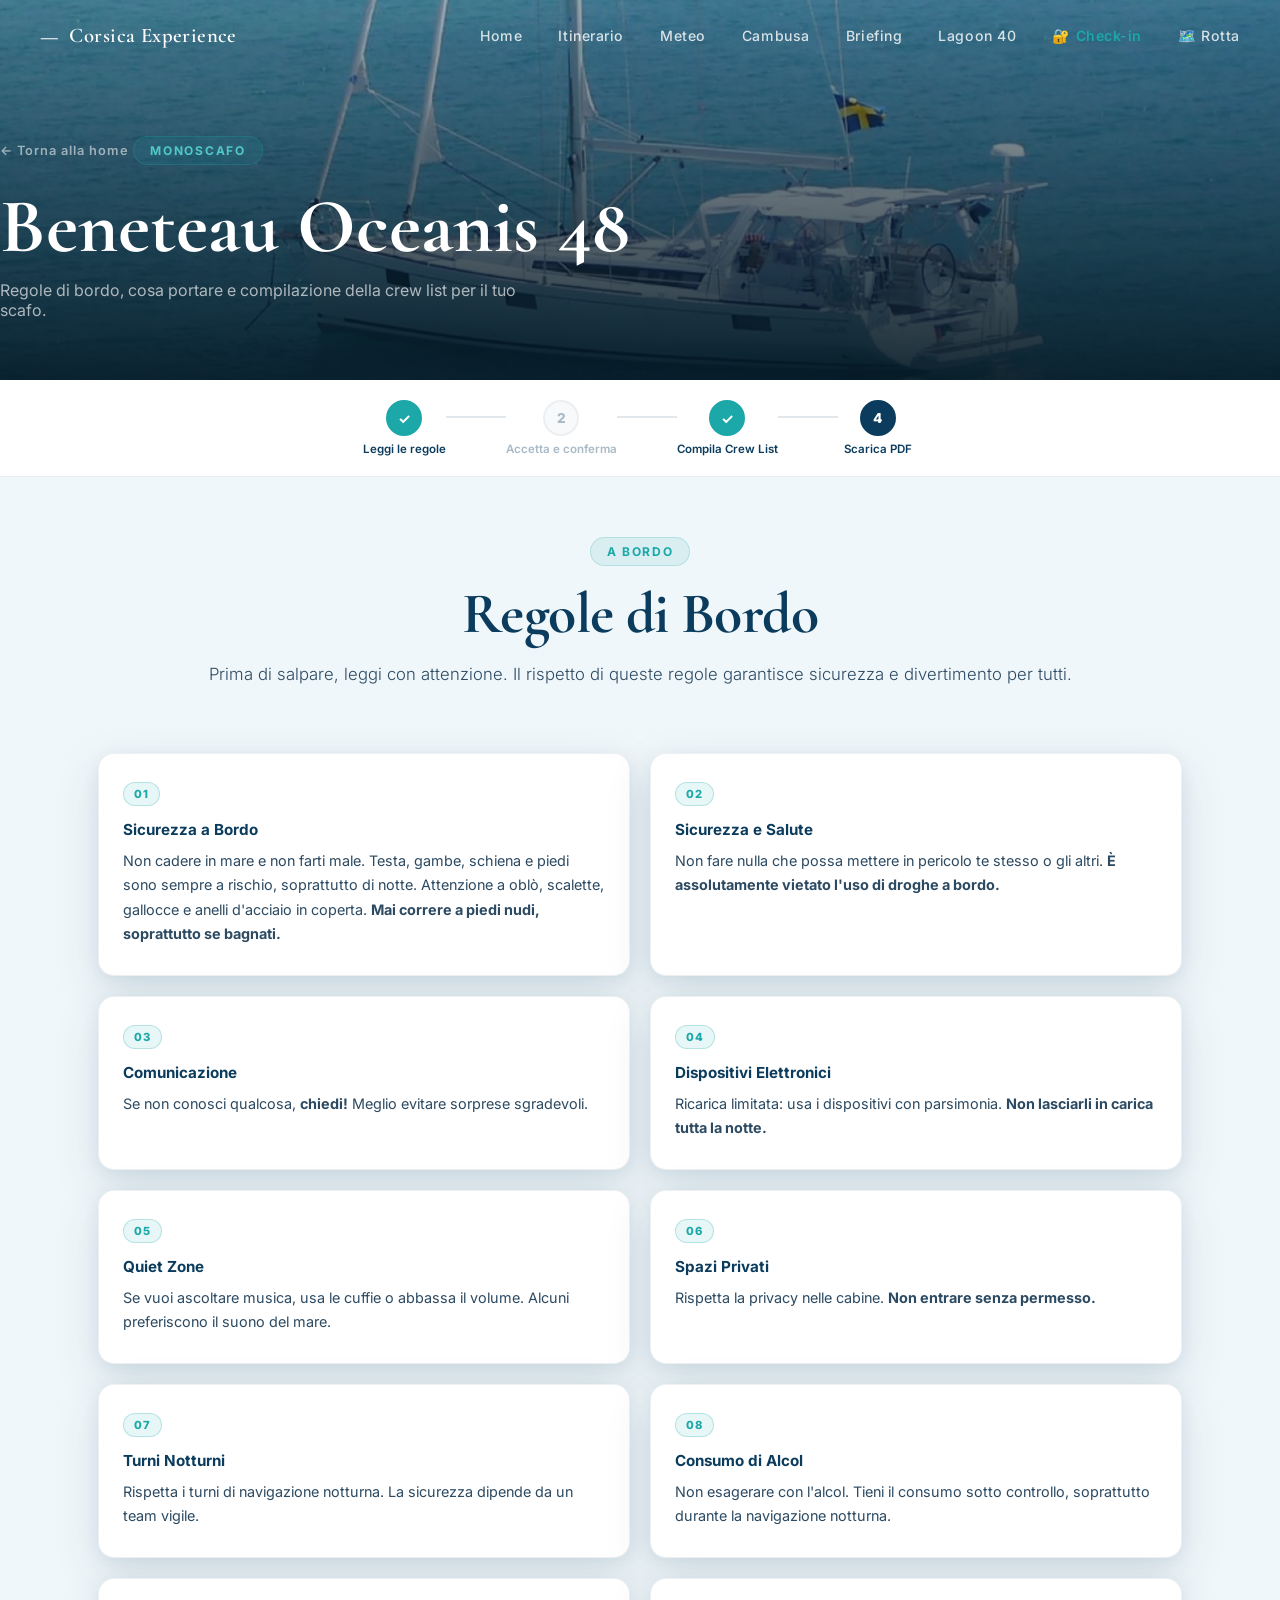
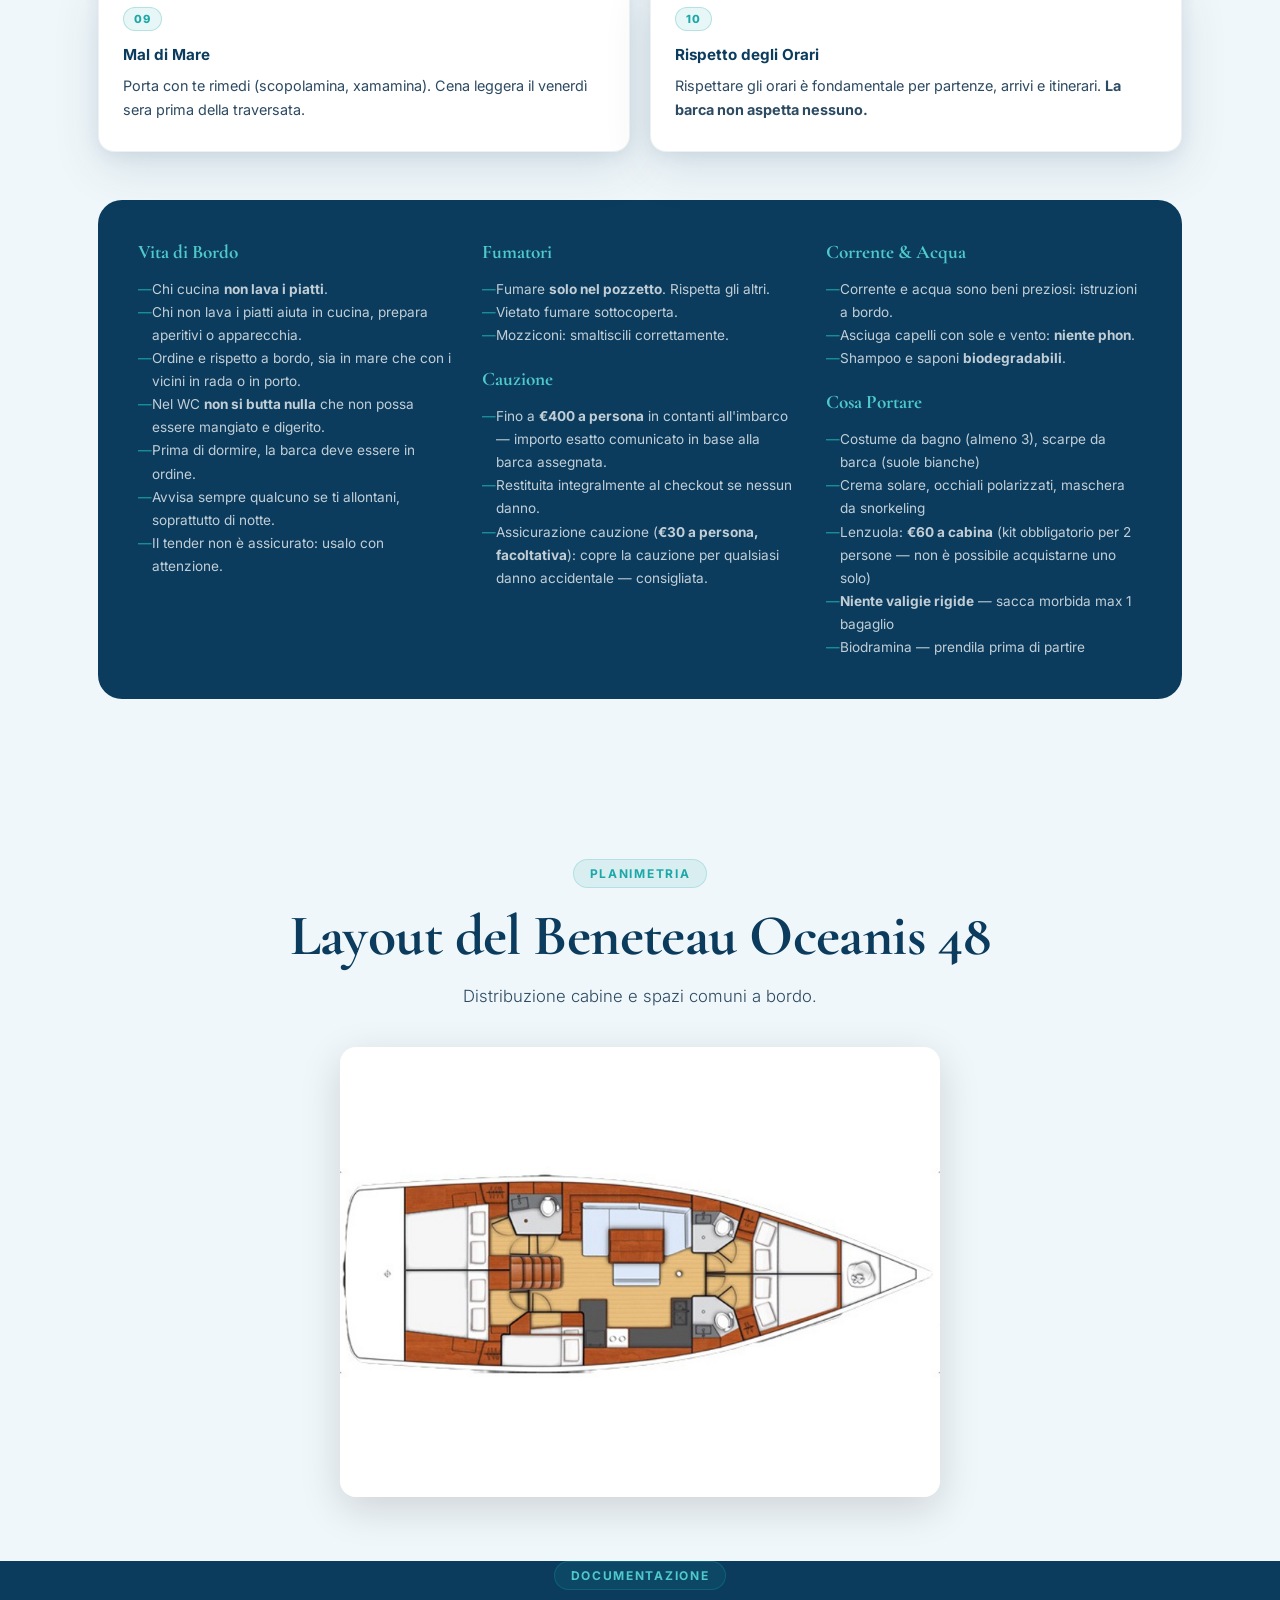
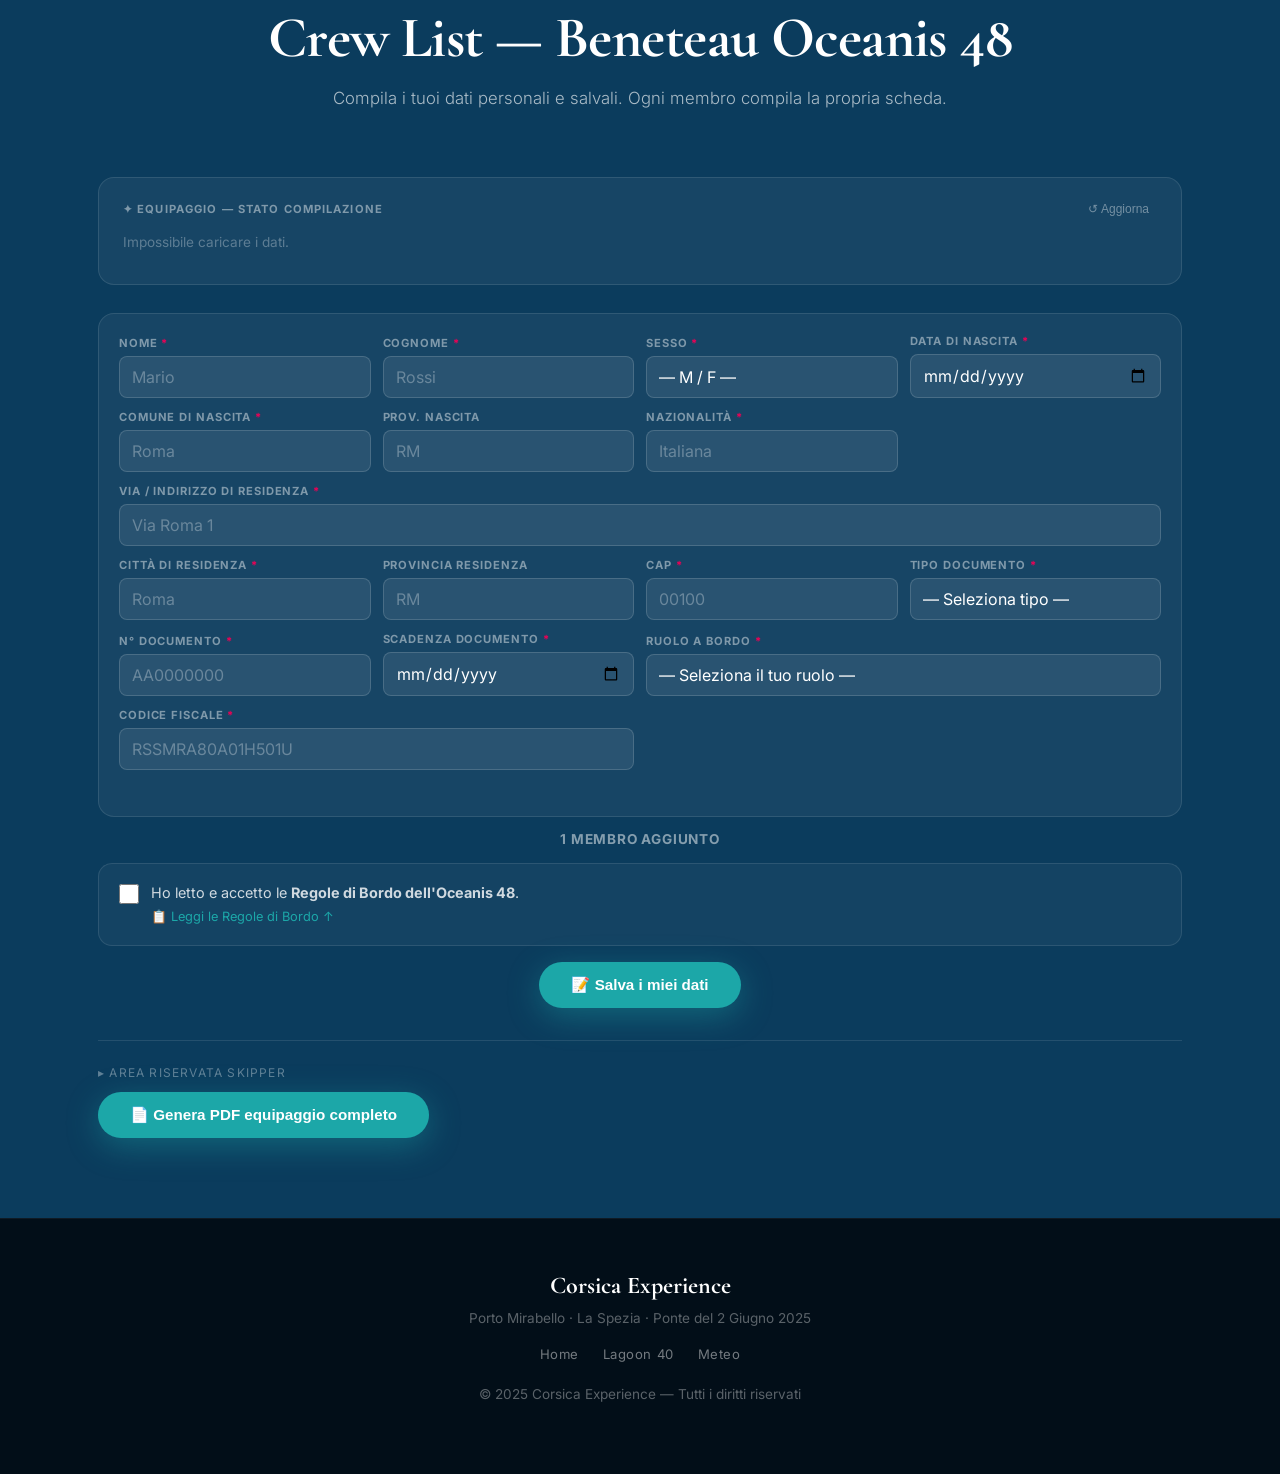
<file: oceanis.html>
<!DOCTYPE html>
<html lang="it">
<head>
  <meta charset="UTF-8" />
  <meta name="viewport" content="width=device-width, initial-scale=1.0" />
  <title>Beneteau Oceanis 48 — Regole &amp; Crew List · Corsica Experience</title>
  <link rel="stylesheet" href="styles.css?v=20260525i" />
  <link rel="preconnect" href="https://fonts.googleapis.com" />
  <link rel="preconnect" href="https://fonts.gstatic.com" crossorigin />
  <link href="https://fonts.googleapis.com/css2?family=Cormorant+Garamond:ital,wght@0,300;0,400;0,600;0,700;1,300;1,400&family=Inter:wght@300;400;500;600;700&family=Bebas+Neue&display=swap" rel="stylesheet" />
</head>
<body>

  <nav class="nav scrolled" id="nav">
    <div class="nav-inner">
      <a class="nav-logo" href="index.html">
        <span class="logo-icon">—</span>
        <span>Corsica Experience</span>
      </a>
      <div class="nav-links">
        <a href="index.html">Home</a>
        <a href="index.html#itinerario">Itinerario</a>
        <a href="index.html#meteo">Meteo</a>
        <a href="cambusa.html">Cambusa</a>
        <a href="briefing.html">Briefing</a>
        <a href="lagoon.html">Lagoon 40</a>
        <a href="checkin.html" style="color:var(--turq);font-weight:600">🔐 Check-in</a>
        <a href="rotta.html">🗺️ Rotta</a>
      </div>
      <button class="nav-burger" id="navBurger" aria-label="Menu">
        <span></span><span></span><span></span>
      </button>
    </div>
    <div class="nav-mobile" id="navMobile">
      <a href="index.html">Home</a>
      <a href="index.html#itinerario">Itinerario</a>
      <a href="index.html#meteo">Meteo</a>
      <a href="cambusa.html">Cambusa</a>
      <a href="briefing.html">Briefing</a>
      <a href="lagoon.html">Lagoon 40</a>
      <a href="checkin.html" style="color:var(--turq);font-weight:600">🔐 Check-in</a>
      <a href="rotta.html">🗺️ Rotta</a>
    </div>
  </nav>

  <!-- PAGE HERO -->
  <div class="page-hero">
    <div class="page-hero-bg" style="background-image:url('img/oceanis48.jpg')"></div>
    <div class="page-hero-overlay"></div>
    <div class="page-hero-content">
      <a href="index.html" class="back-link">← Torna alla home</a>
      <span class="label light">Monoscafo</span>
      <h1 class="page-hero-title">Beneteau Oceanis 48</h1>
      <p class="page-hero-sub">Regole di bordo, cosa portare e compilazione della crew list per il tuo scafo.</p>
    </div>
  </div>

  <!-- PROGRESS STEPS -->
  <div class="progress-steps" id="progressSteps">
    <div class="ps-step active" id="step1">
      <div class="ps-num">1</div>
      <div class="ps-label">Leggi le regole</div>
    </div>
    <div class="ps-connector"></div>
    <div class="ps-step" id="step2">
      <div class="ps-num">2</div>
      <div class="ps-label">Accetta e conferma</div>
    </div>
    <div class="ps-connector"></div>
    <div class="ps-step" id="step3">
      <div class="ps-num">3</div>
      <div class="ps-label">Compila Crew List</div>
    </div>
    <div class="ps-connector"></div>
    <div class="ps-step" id="step4">
      <div class="ps-num">4</div>
      <div class="ps-label">Scarica PDF</div>
    </div>
  </div>

  <!-- REGOLE -->
  <section class="regole" id="regole" style="padding-top:60px">
    <div class="container">
      <div class="section-header centered">
        <span class="label">A Bordo</span>
        <h2 class="h2">Regole di Bordo</h2>
        <p class="section-desc">Prima di salpare, leggi con attenzione. Il rispetto di queste regole garantisce sicurezza e divertimento per tutti.</p>
      </div>

      <div class="regole-grid">
        <div class="regola-card reveal-up">
          <div class="rc-icon">01</div>
          <h4>Sicurezza a Bordo</h4>
          <p>Non cadere in mare e non farti male. Testa, gambe, schiena e piedi sono sempre a rischio, soprattutto di notte. Attenzione a oblò, scalette, gallocce e anelli d'acciaio in coperta. <strong>Mai correre a piedi nudi, soprattutto se bagnati.</strong></p>
        </div>
        <div class="regola-card reveal-up d1">
          <div class="rc-icon">02</div>
          <h4>Sicurezza e Salute</h4>
          <p>Non fare nulla che possa mettere in pericolo te stesso o gli altri. <strong>È assolutamente vietato l'uso di droghe a bordo.</strong></p>
        </div>
        <div class="regola-card reveal-up d2">
          <div class="rc-icon">03</div>
          <h4>Comunicazione</h4>
          <p>Se non conosci qualcosa, <strong>chiedi!</strong> Meglio evitare sorprese sgradevoli.</p>
        </div>
        <div class="regola-card reveal-up d3">
          <div class="rc-icon">04</div>
          <h4>Dispositivi Elettronici</h4>
          <p>Ricarica limitata: usa i dispositivi con parsimonia. <strong>Non lasciarli in carica tutta la notte.</strong></p>
        </div>
        <div class="regola-card reveal-up">
          <div class="rc-icon">05</div>
          <h4>Quiet Zone</h4>
          <p>Se vuoi ascoltare musica, usa le cuffie o abbassa il volume. Alcuni preferiscono il suono del mare.</p>
        </div>
        <div class="regola-card reveal-up d1">
          <div class="rc-icon">06</div>
          <h4>Spazi Privati</h4>
          <p>Rispetta la privacy nelle cabine. <strong>Non entrare senza permesso.</strong></p>
        </div>
        <div class="regola-card reveal-up d2">
          <div class="rc-icon">07</div>
          <h4>Turni Notturni</h4>
          <p>Rispetta i turni di navigazione notturna. La sicurezza dipende da un team vigile.</p>
        </div>
        <div class="regola-card reveal-up d3">
          <div class="rc-icon">08</div>
          <h4>Consumo di Alcol</h4>
          <p>Non esagerare con l'alcol. Tieni il consumo sotto controllo, soprattutto durante la navigazione notturna.</p>
        </div>
        <div class="regola-card reveal-up">
          <div class="rc-icon">09</div>
          <h4>Mal di Mare</h4>
          <p>Porta con te rimedi (scopolamina, xamamina). Cena leggera il venerdì sera prima della traversata.</p>
        </div>
        <div class="regola-card reveal-up d1">
          <div class="rc-icon">10</div>
          <h4>Rispetto degli Orari</h4>
          <p>Rispettare gli orari è fondamentale per partenze, arrivi e itinerari. <strong>La barca non aspetta nessuno.</strong></p>
        </div>
      </div>

      <div class="regole-extra reveal-up">
        <div class="re-block">
          <h4>Vita di Bordo</h4>
          <ul>
            <li>Chi cucina <strong>non lava i piatti</strong>.</li>
            <li>Chi non lava i piatti aiuta in cucina, prepara aperitivi o apparecchia.</li>
            <li>Ordine e rispetto a bordo, sia in mare che con i vicini in rada o in porto.</li>
            <li>Nel WC <strong>non si butta nulla</strong> che non possa essere mangiato e digerito.</li>
            <li>Prima di dormire, la barca deve essere in ordine.</li>
            <li>Avvisa sempre qualcuno se ti allontani, soprattutto di notte.</li>
            <li>Il tender non è assicurato: usalo con attenzione.</li>
          </ul>
        </div>
        <div class="re-block">
          <h4>Fumatori</h4>
          <ul>
            <li>Fumare <strong>solo nel pozzetto</strong>. Rispetta gli altri.</li>
            <li>Vietato fumare sottocoperta.</li>
            <li>Mozziconi: smaltiscili correttamente.</li>
          </ul>
          <h4 style="margin-top:20px">Cauzione</h4>
          <ul>
            <li>Fino a <strong>€400 a persona</strong> in contanti all'imbarco — importo esatto comunicato in base alla barca assegnata.</li>
            <li>Restituita integralmente al checkout se nessun danno.</li>
            <li>Assicurazione cauzione (<strong>€30 a persona, facoltativa</strong>): copre la cauzione per qualsiasi danno accidentale — consigliata.</li>
          </ul>
        </div>
        <div class="re-block">
          <h4>Corrente &amp; Acqua</h4>
          <ul>
            <li>Corrente e acqua sono beni preziosi: istruzioni a bordo.</li>
            <li>Asciuga capelli con sole e vento: <strong>niente phon</strong>.</li>
            <li>Shampoo e saponi <strong>biodegradabili</strong>.</li>
          </ul>
          <h4 style="margin-top:20px">Cosa Portare</h4>
          <ul>
            <li>Costume da bagno (almeno 3), scarpe da barca (suole bianche)</li>
            <li>Crema solare, occhiali polarizzati, maschera da snorkeling</li>
            <li>Lenzuola: <strong>€60 a cabina</strong> (kit obbligatorio per 2 persone — non è possibile acquistarne uno solo)</li>
            <li><strong>Niente valigie rigide</strong> — sacca morbida max 1 bagaglio</li>
            <li>Biodramina — prendila prima di partire</li>
          </ul>
        </div>
      </div>
    </div>
  </section>

  <!-- PIANTINA OCEANIS -->
  <section style="padding: 60px 0; background: var(--bg-light);">
    <div class="container">
      <div class="section-header centered" style="margin-bottom:36px;">
        <span class="label">Planimetria</span>
        <h2 class="h2">Layout del Beneteau Oceanis 48</h2>
        <p class="section-desc">Distribuzione cabine e spazi comuni a bordo.</p>
      </div>
      <div style="text-align:center;">
        <img src="img/oceanis48-piantina.jpg"
             alt="Piantina Beneteau Oceanis 48 — cabine"
             style="max-width:600px; width:100%; border-radius:16px; box-shadow:0 12px 40px rgba(0,0,0,.15);" />
      </div>
    </div>
  </section>


  <!-- CREW LIST -->
  <section class="crewlist" id="crewlist" style="padding-top:0; padding-bottom:80px">
    <div class="container">
      <div class="section-header centered">
        <span class="label light">Documentazione</span>
        <h2 class="h2 light">Crew List — Beneteau Oceanis 48</h2>
        <p class="section-desc" style="color:rgba(255,255,255,.65)">Compila i tuoi dati personali e salvali. Ogni membro compila la propria scheda.</p>
      </div>

      <!-- Pannello live: chi ha già compilato -->
      <div id="crewStatusPanel" style="margin-bottom:28px; background:rgba(255,255,255,.05); border:1px solid rgba(255,255,255,.1); border-radius:16px; padding:20px 24px;">
        <div style="display:flex; align-items:center; justify-content:space-between; margin-bottom:14px;">
          <span style="font-size:.7rem; font-weight:700; letter-spacing:.1em; text-transform:uppercase; color:rgba(255,255,255,.45);">✦ Equipaggio — stato compilazione</span>
          <button onclick="loadCrewStatus('oceanis')" style="background:none; border:none; color:rgba(255,255,255,.4); font-size:.75rem; cursor:pointer; padding:4px 8px;">↺ Aggiorna</button>
        </div>
        <div id="crewStatusList" style="display:flex; flex-wrap:wrap; gap:10px;">
          <span style="color:rgba(255,255,255,.3); font-size:.85rem;">Caricamento...</span>
        </div>
        <div id="crewStatusCount" style="margin-top:14px; font-size:.78rem; color:rgba(255,255,255,.4);"></div>
      </div>

      <!-- Form sempre visibile -->
      <div id="crewUnlocked">
        <div class="crew-members" id="members-oceanis"></div>
        <div class="crew-counter" id="crewCounter">0 membri aggiunti</div>
        <div class="save-status" id="saveStatus-oceanis" style="display:none; margin:12px 0; padding:12px 16px; background:rgba(28,167,168,.15); border:1px solid var(--turq); border-radius:10px; color:#fff; font-size:.9rem;"></div>

        <!-- Accettazione regole inline -->
        <div id="crewLocked" style="background:rgba(255,255,255,.04); border:1px solid rgba(255,255,255,.1); border-radius:14px; padding:18px 20px; margin:16px 0;">
          <label style="display:flex; align-items:flex-start; gap:12px; cursor:pointer;">
            <input type="checkbox" id="checkRegole" onchange="toggleAccetta(this)" style="width:20px; height:20px; margin-top:2px; accent-color:var(--turq); cursor:pointer; flex-shrink:0;" />
            <span style="font-size:.9rem; color:rgba(255,255,255,.8); line-height:1.5;">
              Ho letto e accetto le <strong>Regole di Bordo dell'Oceanis 48</strong>.
              <a href="#regole" onclick="document.getElementById('regole').scrollIntoView({behavior:'smooth'});return false;" style="color:var(--turq); text-decoration:none; display:block; font-size:.8rem; margin-top:4px;">📋 Leggi le Regole di Bordo ↑</a>
            </span>
          </label>
          <div id="accettaStatus" style="display:none; margin-top:10px; color:var(--turq); font-size:.85rem; font-weight:600;">✓ Regole accettate</div>
        </div>

        <div class="crew-actions">
          <button class="btn-dl-pdf" id="btnSalva-oceanis" onclick="saveMemberToSheets('oceanis')">📝 Salva i miei dati</button>
        </div>

        <div style="margin-top:32px; padding-top:24px; border-top:1px solid rgba(255,255,255,.1);">
          <p style="font-size:.75rem; text-transform:uppercase; letter-spacing:.1em; color:rgba(255,255,255,.35); margin-bottom:12px;">▸ Area riservata skipper</p>
          <button class="btn-dl-pdf admin-btn" id="btnAdminPDF-oceanis" onclick="adminDownloadPDF('oceanis')">📄 Genera PDF equipaggio completo</button>
        </div>
      </div>
    </div>
  </section>

  <footer class="footer">
    <div class="container">
      <div class="footer-logo">Corsica Experience</div>
      <p>Porto Mirabello · La Spezia · Ponte del 2 Giugno 2025</p>
      <div class="footer-links">
        <a href="index.html">Home</a>
        <a href="lagoon.html">Lagoon 40</a>
        <a href="index.html#meteo">Meteo</a>
      </div>
      <p class="footer-copy">© 2025 Corsica Experience — Tutti i diritti riservati</p>
    </div>
  </footer>

  <script src="script.js?v=20260525i"></script>
  <script>
    const BOAT_KEY = 'oceanis';

    function updateCounter() {
      const n = document.getElementById('members-oceanis').querySelectorAll('.crew-member-row').length;
      document.getElementById('crewCounter').textContent = n + (n === 1 ? ' membro aggiunto' : ' membri aggiunti');
      document.getElementById('step3').classList.toggle('done', n > 0);
      document.getElementById('step4').classList.toggle('active', n > 0);
    }

    function addMemberAndCount(boat, prefill) {
      addMember(boat, prefill);
      updateCounter();
    }

    function unlockCrew(accepted) {
      document.getElementById('step2').classList.toggle('done',   accepted);
      document.getElementById('step3').classList.toggle('active', accepted);
    }

    function toggleAccetta(cb) {
      localStorage.setItem('regole_' + BOAT_KEY, cb.checked ? '1' : '');
      document.getElementById('accettaStatus').style.display = cb.checked ? 'block' : 'none';
      unlockCrew(cb.checked);
    }

    function downloadCrewPDFValidated(boat, boatName) {
      saveMemberToSheets(boat);
    }

    window.addEventListener('DOMContentLoaded', () => {
      const accepted = localStorage.getItem('regole_' + BOAT_KEY) === '1';
      if (accepted) {
        document.getElementById('checkRegole').checked = true;
        document.getElementById('accettaStatus').style.display = 'block';
      }
      unlockCrew(accepted);
      const saved = (() => { try { return JSON.parse(localStorage.getItem('crew_oceanis')) || []; } catch(e) { return []; } })();
      if (saved.length > 0) {
        saved.forEach(data => addMemberAndCount('oceanis', data));
        const btn = document.getElementById('btnSalva-oceanis');
        if (btn) btn.innerHTML = '✏️ Modifica i miei dati';
      } else {
        addMemberAndCount('oceanis');
      }
      updateCounter();
      document.getElementById('step1').classList.add('done');
      loadCrewStatus('oceanis');
    });
  </script>
</body>
</html>
</file>
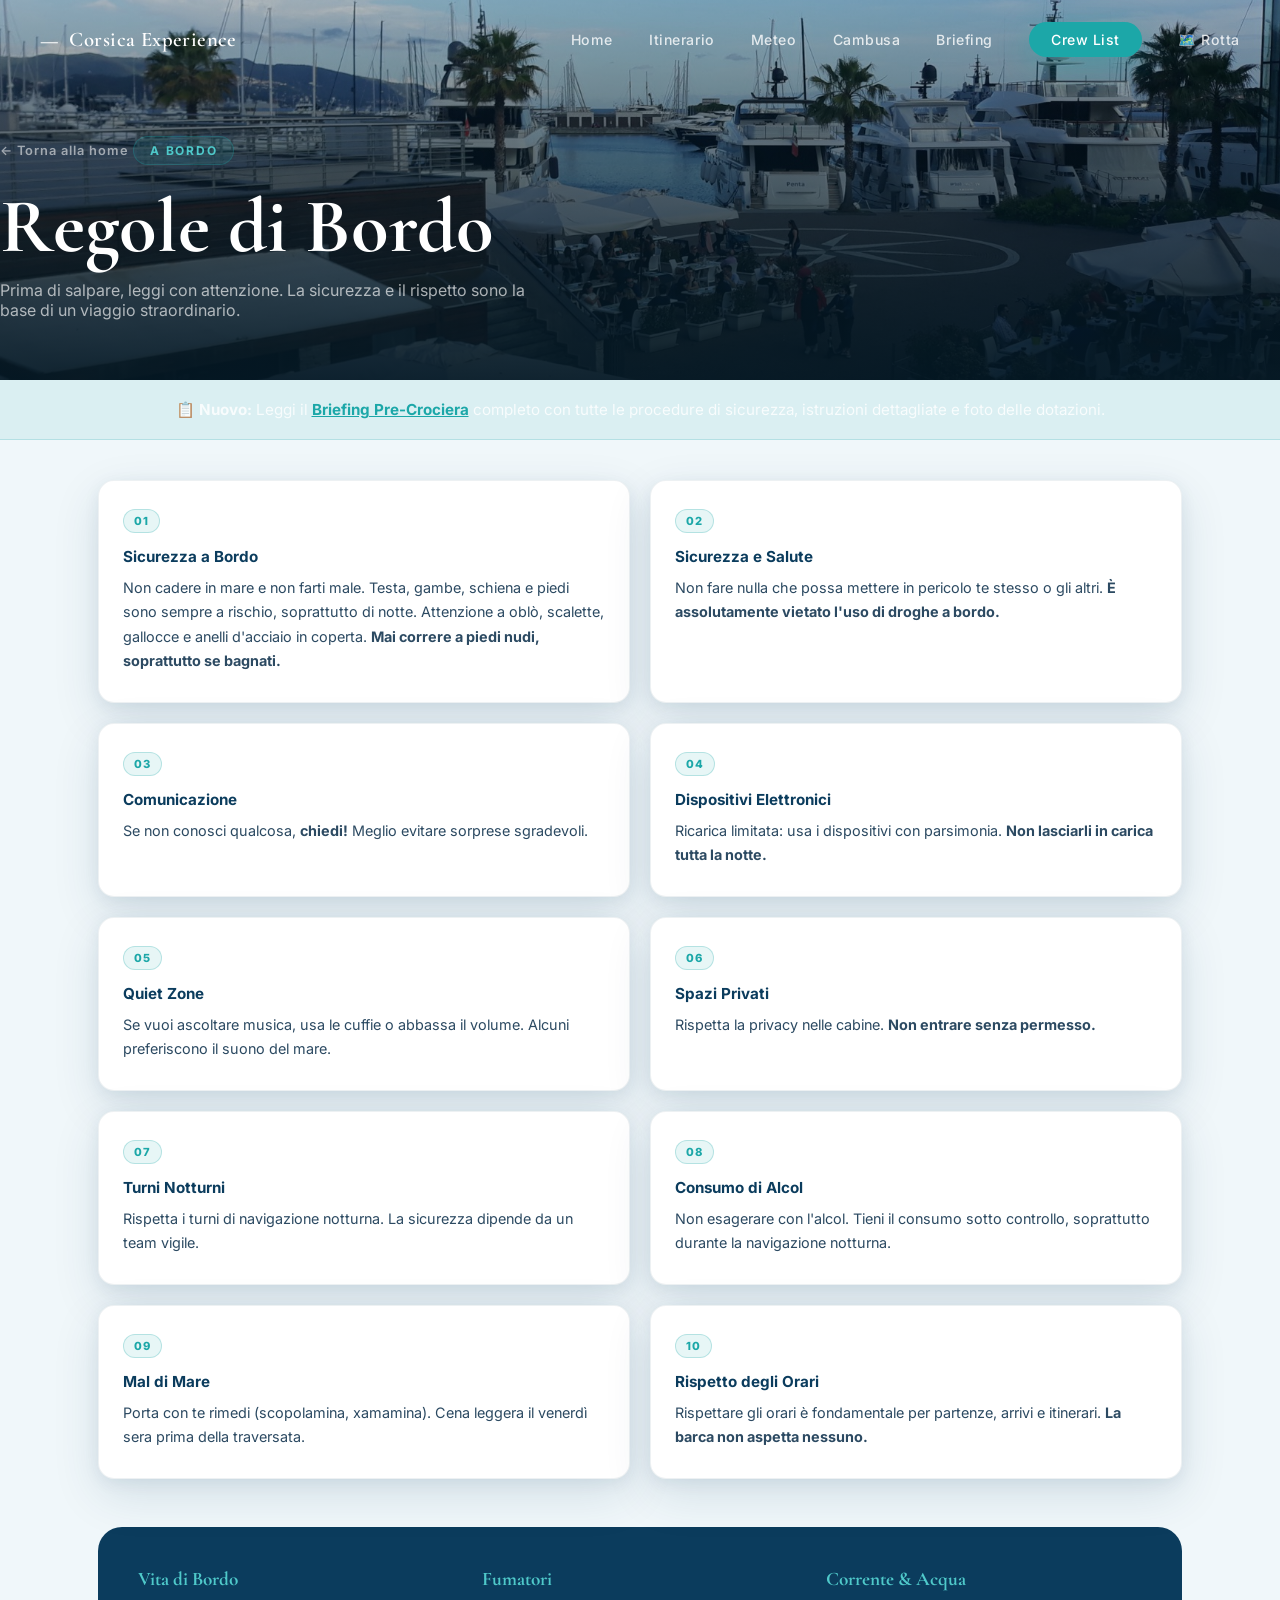
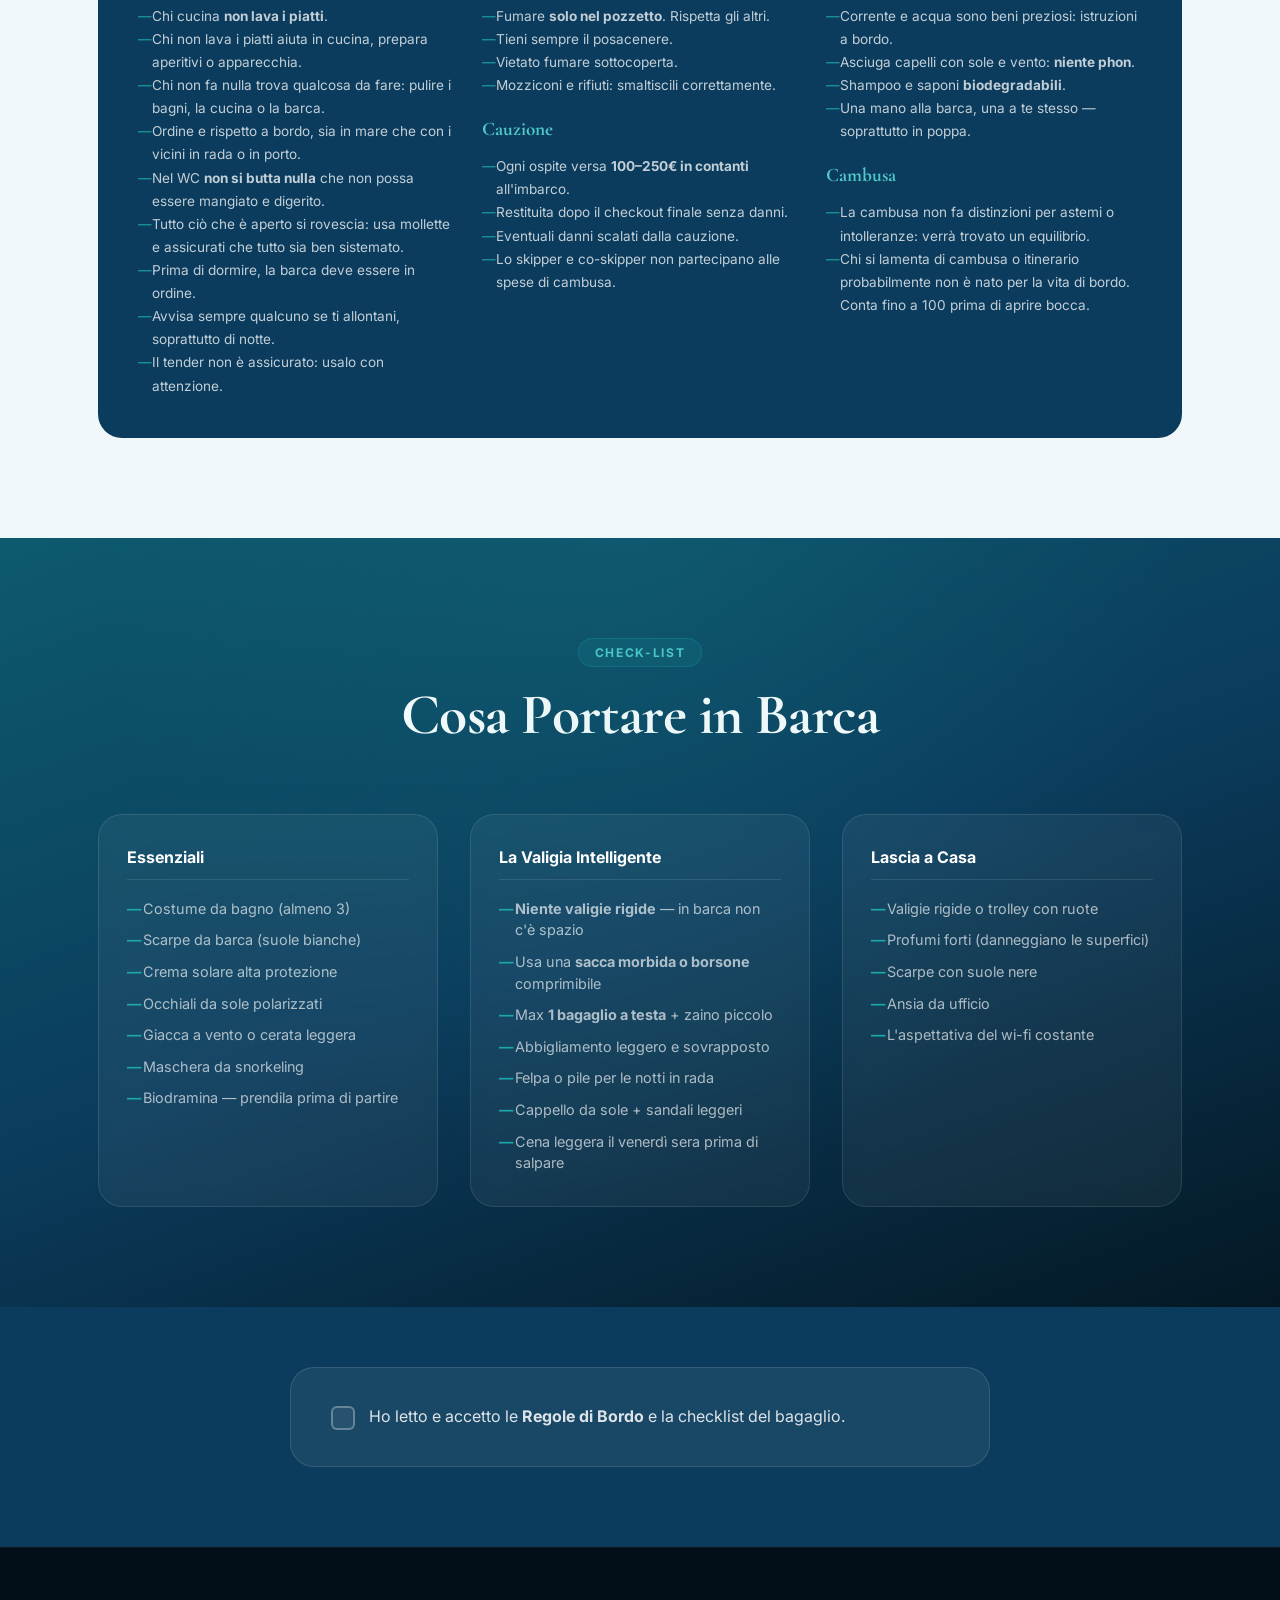
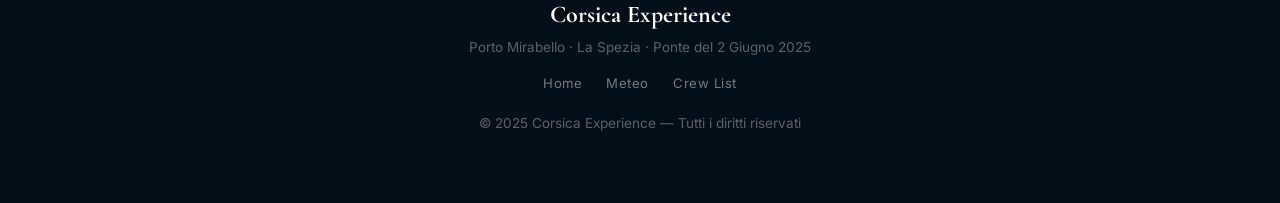
<file: regole.html>
<!DOCTYPE html>
<html lang="it">
<head>
  <meta charset="UTF-8" />
  <meta name="viewport" content="width=device-width, initial-scale=1.0" />
  <title>Regole di Bordo — Corsica Experience</title>
  <link rel="stylesheet" href="styles.css" />
  <link rel="preconnect" href="https://fonts.googleapis.com" />
  <link rel="preconnect" href="https://fonts.gstatic.com" crossorigin />
  <link href="https://fonts.googleapis.com/css2?family=Cormorant+Garamond:ital,wght@0,300;0,400;0,600;0,700;1,300;1,400&family=Inter:wght@300;400;500;600;700&family=Bebas+Neue&display=swap" rel="stylesheet" />
</head>
<body>

  <nav class="nav scrolled" id="nav">
    <div class="nav-inner">
      <a class="nav-logo" href="index.html">
        <span class="logo-icon">—</span>
        <span>Corsica Experience</span>
      </a>
      <div class="nav-links">
        <a href="index.html">Home</a>
        <a href="index.html#itinerario">Itinerario</a>
        <a href="index.html#meteo">Meteo</a>
        <a href="cambusa.html">Cambusa</a>
        <a href="briefing.html">Briefing</a>
        <a href="crewlist.html" class="nav-cta">Crew List</a>
        <a href="rotta.html">🗺️ Rotta</a>
      </div>
      <button class="nav-burger" id="navBurger" aria-label="Menu">
        <span></span><span></span><span></span>
      </button>
    </div>
    <div class="nav-mobile" id="navMobile">
      <a href="index.html">Home</a>
      <a href="index.html#itinerario">Itinerario</a>
      <a href="index.html#meteo">Meteo</a>
      <a href="cambusa.html">Cambusa</a>
      <a href="briefing.html">Briefing</a>
      <a href="crewlist.html">Crew List</a>
      <a href="rotta.html">🗺️ Rotta</a>
    </div>
  </nav>

  <!-- PAGE HERO -->
  <div class="page-hero">
    <div class="page-hero-bg" style="background-image:url('img/hero.jpg')"></div>
    <div class="page-hero-overlay"></div>
    <div class="page-hero-content">
      <a href="index.html" class="back-link">← Torna alla home</a>
      <span class="label light">A Bordo</span>
      <h1 class="page-hero-title">Regole di Bordo</h1>
      <p class="page-hero-sub">Prima di salpare, leggi con attenzione. La sicurezza e il rispetto sono la base di un viaggio straordinario.</p>
    </div>
  </div>

  <!-- BANNER BRIEFING -->
  <div style="background:rgba(28,167,168,.1);border-bottom:1px solid rgba(28,167,168,.2);">
    <div class="container" style="padding:20px 0;text-align:center;">
      <p style="color:rgba(255,255,255,.8);margin:0;font-size:.95rem;">
        📋 <strong>Nuovo:</strong> Leggi il <a href="briefing.html" style="color:var(--turq);font-weight:700;">Briefing Pre-Crociera</a> completo con tutte le procedure di sicurezza, istruzioni dettagliate e foto delle dotazioni.
      </p>
    </div>
  </div>

  <!-- REGOLE -->
  <section class="regole" id="regole" style="padding-top:40px">
    <div class="container">

      <div class="regole-grid">
        <div class="regola-card reveal-up">
          <div class="rc-icon">01</div>
          <h4>Sicurezza a Bordo</h4>
          <p>Non cadere in mare e non farti male. Testa, gambe, schiena e piedi sono sempre a rischio, soprattutto di notte. Attenzione a oblò, scalette, gallocce e anelli d'acciaio in coperta. <strong>Mai correre a piedi nudi, soprattutto se bagnati.</strong></p>
        </div>
        <div class="regola-card reveal-up d1">
          <div class="rc-icon">02</div>
          <h4>Sicurezza e Salute</h4>
          <p>Non fare nulla che possa mettere in pericolo te stesso o gli altri. <strong>È assolutamente vietato l'uso di droghe a bordo.</strong></p>
        </div>
        <div class="regola-card reveal-up d2">
          <div class="rc-icon">03</div>
          <h4>Comunicazione</h4>
          <p>Se non conosci qualcosa, <strong>chiedi!</strong> Meglio evitare sorprese sgradevoli.</p>
        </div>
        <div class="regola-card reveal-up d3">
          <div class="rc-icon">04</div>
          <h4>Dispositivi Elettronici</h4>
          <p>Ricarica limitata: usa i dispositivi con parsimonia. <strong>Non lasciarli in carica tutta la notte.</strong></p>
        </div>
        <div class="regola-card reveal-up">
          <div class="rc-icon">05</div>
          <h4>Quiet Zone</h4>
          <p>Se vuoi ascoltare musica, usa le cuffie o abbassa il volume. Alcuni preferiscono il suono del mare.</p>
        </div>
        <div class="regola-card reveal-up d1">
          <div class="rc-icon">06</div>
          <h4>Spazi Privati</h4>
          <p>Rispetta la privacy nelle cabine. <strong>Non entrare senza permesso.</strong></p>
        </div>
        <div class="regola-card reveal-up d2">
          <div class="rc-icon">07</div>
          <h4>Turni Notturni</h4>
          <p>Rispetta i turni di navigazione notturna. La sicurezza dipende da un team vigile.</p>
        </div>
        <div class="regola-card reveal-up d3">
          <div class="rc-icon">08</div>
          <h4>Consumo di Alcol</h4>
          <p>Non esagerare con l'alcol. Tieni il consumo sotto controllo, soprattutto durante la navigazione notturna.</p>
        </div>
        <div class="regola-card reveal-up">
          <div class="rc-icon">09</div>
          <h4>Mal di Mare</h4>
          <p>Porta con te rimedi (scopolamina, xamamina). Cena leggera il venerdì sera prima della traversata.</p>
        </div>
        <div class="regola-card reveal-up d1">
          <div class="rc-icon">10</div>
          <h4>Rispetto degli Orari</h4>
          <p>Rispettare gli orari è fondamentale per partenze, arrivi e itinerari. <strong>La barca non aspetta nessuno.</strong></p>
        </div>
      </div>

      <div class="regole-extra reveal-up">
        <div class="re-block">
          <h4>Vita di Bordo</h4>
          <ul>
            <li>Chi cucina <strong>non lava i piatti</strong>.</li>
            <li>Chi non lava i piatti aiuta in cucina, prepara aperitivi o apparecchia.</li>
            <li>Chi non fa nulla trova qualcosa da fare: pulire i bagni, la cucina o la barca.</li>
            <li>Ordine e rispetto a bordo, sia in mare che con i vicini in rada o in porto.</li>
            <li>Nel WC <strong>non si butta nulla</strong> che non possa essere mangiato e digerito.</li>
            <li>Tutto ciò che è aperto si rovescia: usa mollette e assicurati che tutto sia ben sistemato.</li>
            <li>Prima di dormire, la barca deve essere in ordine.</li>
            <li>Avvisa sempre qualcuno se ti allontani, soprattutto di notte.</li>
            <li>Il tender non è assicurato: usalo con attenzione.</li>
          </ul>
        </div>
        <div class="re-block">
          <h4>Fumatori</h4>
          <ul>
            <li>Fumare <strong>solo nel pozzetto</strong>. Rispetta gli altri.</li>
            <li>Tieni sempre il posacenere.</li>
            <li>Vietato fumare sottocoperta.</li>
            <li>Mozziconi e rifiuti: smaltiscili correttamente.</li>
          </ul>
          <h4 style="margin-top:20px">Cauzione</h4>
          <ul>
            <li>Ogni ospite versa <strong>100–250€ in contanti</strong> all'imbarco.</li>
            <li>Restituita dopo il checkout finale senza danni.</li>
            <li>Eventuali danni scalati dalla cauzione.</li>
            <li>Lo skipper e co-skipper non partecipano alle spese di cambusa.</li>
          </ul>
        </div>
        <div class="re-block">
          <h4>Corrente &amp; Acqua</h4>
          <ul>
            <li>Corrente e acqua sono beni preziosi: istruzioni a bordo.</li>
            <li>Asciuga capelli con sole e vento: <strong>niente phon</strong>.</li>
            <li>Shampoo e saponi <strong>biodegradabili</strong>.</li>
            <li>Una mano alla barca, una a te stesso — soprattutto in poppa.</li>
          </ul>
          <h4 style="margin-top:20px">Cambusa</h4>
          <ul>
            <li>La cambusa non fa distinzioni per astemi o intolleranze: verrà trovato un equilibrio.</li>
            <li>Chi si lamenta di cambusa o itinerario probabilmente non è nato per la vita di bordo. Conta fino a 100 prima di aprire bocca.</li>
          </ul>
        </div>
      </div>
    </div>
  </section>

  <!-- COSA PORTARE -->
  <section class="portare" id="portare">
    <div class="portare-bg"></div>
    <div class="container">
      <div class="section-header centered">
        <span class="label light">Check-list</span>
        <h2 class="h2 light">Cosa Portare in Barca</h2>
      </div>
      <div class="portare-grid">
        <div class="pg-col reveal-left">
          <h4>Essenziali</h4>
          <ul>
            <li>Costume da bagno (almeno 3)</li>
            <li>Scarpe da barca (suole bianche)</li>
            <li>Crema solare alta protezione</li>
            <li>Occhiali da sole polarizzati</li>
            <li>Giacca a vento o cerata leggera</li>
            <li>Maschera da snorkeling</li>
            <li>Biodramina — prendila prima di partire</li>
          </ul>
        </div>
        <div class="pg-col reveal-up d1">
          <h4>La Valigia Intelligente</h4>
          <ul>
            <li><strong>Niente valigie rigide</strong> — in barca non c'è spazio</li>
            <li>Usa una <strong>sacca morbida o borsone</strong> comprimibile</li>
            <li>Max <strong>1 bagaglio a testa</strong> + zaino piccolo</li>
            <li>Abbigliamento leggero e sovrapposto</li>
            <li>Felpa o pile per le notti in rada</li>
            <li>Cappello da sole + sandali leggeri</li>
            <li>Cena leggera il venerdì sera prima di salpare</li>
          </ul>
        </div>
        <div class="pg-col reveal-right d2">
          <h4>Lascia a Casa</h4>
          <ul>
            <li>Valigie rigide o trolley con ruote</li>
            <li>Profumi forti (danneggiano le superfici)</li>
            <li>Scarpe con suole nere</li>
            <li>Ansia da ufficio</li>
            <li>L'aspettativa del wi-fi costante</li>
          </ul>
        </div>
      </div>
    </div>
  </section>

  <!-- ACCETTAZIONE REGOLE -->
  <section class="accetta-regole">
    <div class="container">
      <div class="accetta-box reveal-up" id="accettaBox">
        <div class="accetta-check-wrap">
          <label class="accetta-label">
            <input type="checkbox" id="checkRegole" onchange="toggleAccetta(this)" />
            <span class="accetta-custom-check"></span>
            <span>Ho letto e accetto le <strong>Regole di Bordo</strong> e la checklist del bagaglio.</span>
          </label>
        </div>
        <div class="accetta-status" id="accettaStatus" style="display:none">
          <span class="accetta-badge">Regole accettate</span>
          <a href="crewlist.html" class="btn-primary" style="margin-top:0">Compila la Crew List &rarr;</a>
        </div>
      </div>
    </div>
  </section>

  <footer class="footer">
    <div class="container">
      <div class="footer-logo">Corsica Experience</div>
      <p>Porto Mirabello · La Spezia · Ponte del 2 Giugno 2025</p>
      <div class="footer-links">
        <a href="index.html">Home</a>
        <a href="index.html#meteo">Meteo</a>
        <a href="crewlist.html">Crew List</a>
      </div>
      <p class="footer-copy">© 2025 Corsica Experience — Tutti i diritti riservati</p>
    </div>
  </footer>

  <script src="script.js"></script>
  <script>
    function toggleAccetta(cb) {
      if (cb.checked) {
        localStorage.setItem('regole_accettate', '1');
        document.getElementById('accettaStatus').style.display = 'flex';
      } else {
        localStorage.removeItem('regole_accettate');
        document.getElementById('accettaStatus').style.display = 'none';
      }
    }
    window.addEventListener('DOMContentLoaded', () => {
      if (localStorage.getItem('regole_accettate') === '1') {
        document.getElementById('checkRegole').checked = true;
        document.getElementById('accettaStatus').style.display = 'flex';
      }
    });
  </script>
</body>
</html>
</file>
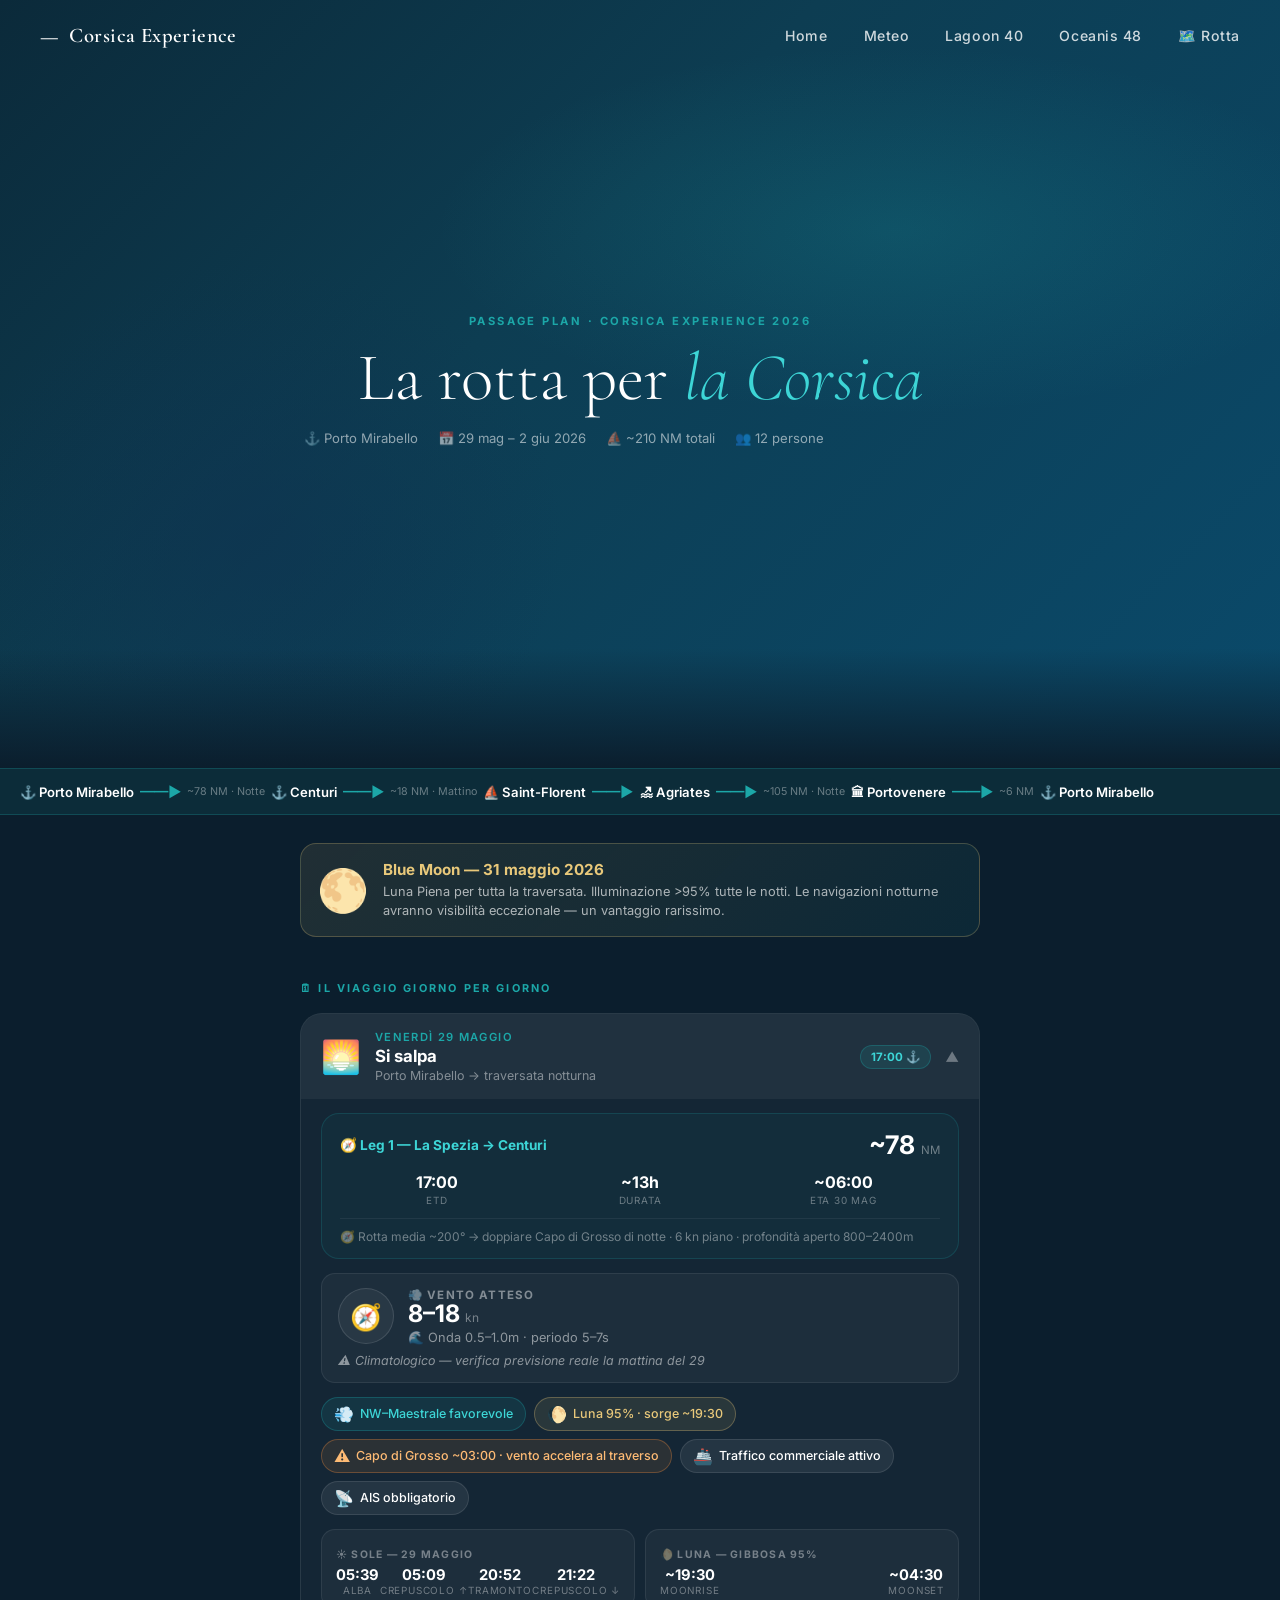
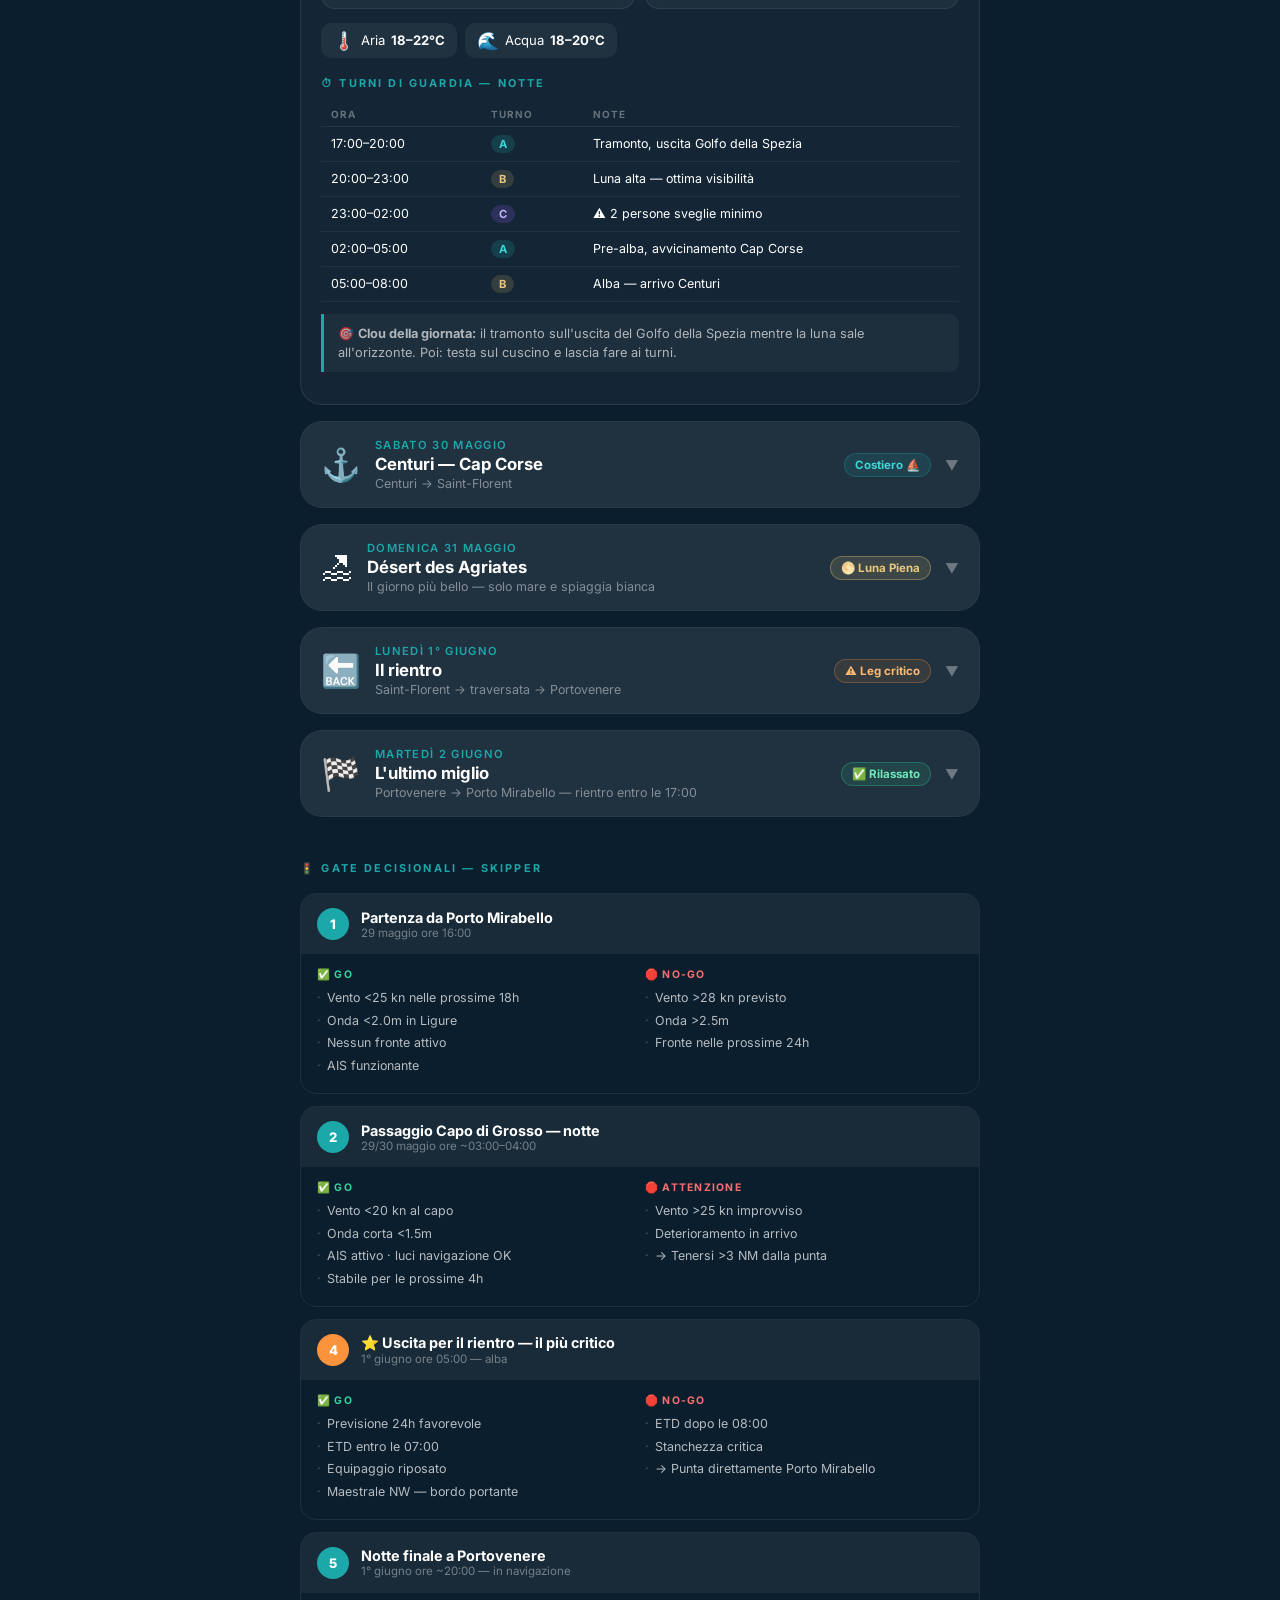
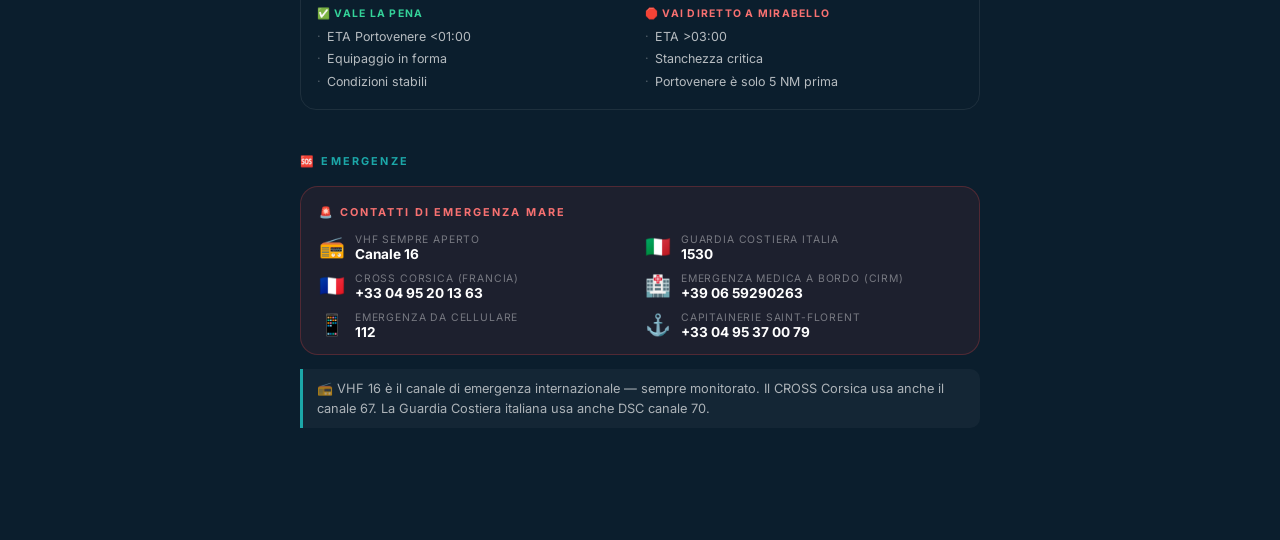
<file: rotta.html>
<!DOCTYPE html>
<html lang="it">
<head>
  <meta charset="UTF-8" />
  <meta name="viewport" content="width=device-width, initial-scale=1.0" />
  <title>Rotta · Corsica Experience 2026</title>
  <link rel="stylesheet" href="styles.css?v=20260528r" />
  <link rel="preconnect" href="https://fonts.googleapis.com" />
  <link rel="preconnect" href="https://fonts.gstatic.com" crossorigin />
  <link href="https://fonts.googleapis.com/css2?family=Cormorant+Garamond:ital,wght@0,300;0,400;0,600;0,700;1,300;1,400&family=Inter:wght@300;400;500;600;700&family=Bebas+Neue&display=swap" rel="stylesheet" />
  <style>
    :root {
      --ocean: #0b1e2d;
      --turq: #1ca7a8;
      --turq-light: #3dd5d6;
      --gold: #e8c87a;
      --danger: #f87171;
      --warn: #fb923c;
      --go: #34d399;
    }
    * { box-sizing: border-box; margin: 0; padding: 0; }
    body { background: var(--ocean); color: #fff; font-family: 'Inter', sans-serif; min-height: 100vh; }

    /* ── HERO ── */
    .hero {
      position: relative;
      min-height: 60vw;
      max-height: 560px;
      overflow: hidden;
      display: flex;
      align-items: flex-end;
    }
    .hero-bg {
      position: absolute; inset: 0;
      background: linear-gradient(135deg, #0b2a3a 0%, #0d3d52 40%, #0a4a6b 100%);
    }
    .hero-bg::after {
      content: '';
      position: absolute; inset: 0;
      background:
        radial-gradient(ellipse 60% 40% at 70% 30%, rgba(28,167,168,.18) 0%, transparent 60%),
        radial-gradient(ellipse 40% 60% at 20% 70%, rgba(14,50,80,.6) 0%, transparent 60%);
    }
    /* Animated sea */
    .hero-waves {
      position: absolute; bottom: 0; left: 0; right: 0; height: 120px;
      background: linear-gradient(to top, rgba(11,30,45,1) 0%, transparent 100%);
      z-index: 2;
    }
    .hero-content {
      position: relative; z-index: 3;
      padding: 32px 24px 40px;
      width: 100%; max-width: 720px; margin: 0 auto;
    }
    .hero-label { font-size: .7rem; font-weight: 700; letter-spacing: .22em; text-transform: uppercase; color: var(--turq); display: block; margin-bottom: 14px; }
    .hero h1 { font-family: 'Cormorant Garamond', serif; font-size: clamp(2.4rem, 8vw, 4.2rem); font-weight: 300; line-height: 1.08; margin-bottom: 16px; }
    .hero h1 em { font-style: italic; color: var(--turq-light); }
    .hero-meta { display: flex; flex-wrap: wrap; gap: 10px 20px; font-size: .82rem; color: rgba(255,255,255,.55); }
    .hero-meta span { display: flex; align-items: center; gap: 6px; }

    /* ── ROUTE STRIP ── */
    .route-strip {
      background: rgba(28,167,168,.10);
      border-top: 1px solid rgba(28,167,168,.25);
      border-bottom: 1px solid rgba(28,167,168,.25);
      padding: 14px 20px;
      overflow-x: auto;
      -webkit-overflow-scrolling: touch;
    }
    .route-row {
      display: flex; align-items: center; gap: 6px;
      min-width: max-content;
      font-size: .82rem; font-weight: 600;
    }
    .route-port { color: #fff; white-space: nowrap; flex-shrink: 0; }
    .route-seg { display: flex; align-items: center; gap: 5px; flex-shrink: 0; }
    .route-arrow { color: var(--turq); font-size: .9rem; }
    .route-nm { font-size: .67rem; font-weight: 400; color: rgba(255,255,255,.38); }
    @media (max-width: 600px) {
      .route-strip { padding: 10px 18px; overflow-x: visible; }
      .route-row {
        flex-direction: column;
        align-items: flex-start;
        min-width: 0;
        gap: 0;
      }
      .route-port { font-size: .9rem; padding: 5px 0; }
      .route-seg {
        flex-direction: row;
        align-items: center;
        padding: 2px 0 2px 4px;
        gap: 6px;
      }
      .route-arrow { font-size: .75rem; color: rgba(28,167,168,.7); }
      .route-nm { font-size: .7rem; }
    }

    /* ── WRAP ── */
    .wrap { max-width: 720px; margin: 0 auto; padding: 0 20px 100px; }

    /* ── SECTION TITLE ── */
    .section-label { font-size: .68rem; font-weight: 700; letter-spacing: .2em; text-transform: uppercase; color: var(--turq); margin: 44px 0 18px; display: block; }

    /* ── DAY CARDS ── */
    .day-card {
      background: rgba(255,255,255,.04);
      border: 1px solid rgba(255,255,255,.09);
      border-radius: 22px;
      overflow: hidden;
      margin-bottom: 16px;
    }
    .day-header {
      display: flex; align-items: center; gap: 14px;
      padding: 16px 20px;
      background: rgba(255,255,255,.05);
      cursor: pointer;
      user-select: none;
    }
    .day-emoji { font-size: 2rem; flex-shrink: 0; }
    .day-header-text { flex: 1; }
    .day-date { font-size: .7rem; font-weight: 600; letter-spacing: .12em; text-transform: uppercase; color: var(--turq); }
    .day-title { font-size: 1.05rem; font-weight: 700; margin: 2px 0; }
    .day-subtitle { font-size: .78rem; color: rgba(255,255,255,.45); }
    .day-badge { background: rgba(28,167,168,.15); border: 1px solid rgba(28,167,168,.3); color: var(--turq-light); font-size: .72rem; font-weight: 700; padding: 4px 10px; border-radius: 20px; white-space: nowrap; }
    .day-body { padding: 0 20px 20px; }

    /* ── PILL ROW ── */
    .pill-row { display: flex; flex-wrap: wrap; gap: 8px; margin: 14px 0; }
    .pill {
      display: flex; align-items: center; gap: 6px;
      background: rgba(255,255,255,.07);
      border: 1px solid rgba(255,255,255,.1);
      border-radius: 30px; padding: 6px 12px;
      font-size: .78rem; font-weight: 500;
    }
    .pill .icon { font-size: 1rem; }
    .pill.highlight { background: rgba(28,167,168,.12); border-color: rgba(28,167,168,.3); color: var(--turq-light); }
    .pill.warn { background: rgba(251,146,60,.1); border-color: rgba(251,146,60,.3); color: #fdba74; }
    .pill.moon { background: rgba(232,200,122,.1); border-color: rgba(232,200,122,.3); color: var(--gold); }

    /* ── SUN/MOON BAR ── */
    .astro-bar {
      display: grid; grid-template-columns: 1fr 1fr;
      gap: 10px; margin: 14px 0;
    }
    .astro-block {
      background: rgba(255,255,255,.04);
      border: 1px solid rgba(255,255,255,.08);
      border-radius: 14px; padding: 12px 14px;
    }
    .astro-icon { font-size: 1.4rem; margin-bottom: 4px; display: block; }
    .astro-times { display: flex; justify-content: space-between; margin-top: 4px; }
    .astro-time { text-align: center; }
    .astro-time .t { font-size: .92rem; font-weight: 700; color: #fff; }
    .astro-time .l { font-size: .62rem; color: rgba(255,255,255,.38); text-transform: uppercase; letter-spacing: .08em; }
    .astro-label { font-size: .65rem; font-weight: 700; letter-spacing: .12em; text-transform: uppercase; color: rgba(255,255,255,.4); margin-bottom: 6px; }

    /* ── WIND CARD ── */
    .wind-card {
      background: rgba(255,255,255,.04);
      border: 1px solid rgba(255,255,255,.08);
      border-radius: 14px; padding: 14px 16px;
      margin: 14px 0;
    }
    .wind-row { display: flex; align-items: center; gap: 14px; }
    .wind-compass {
      width: 56px; height: 56px; flex-shrink: 0;
      border: 1px solid rgba(255,255,255,.12);
      border-radius: 50%;
      display: flex; align-items: center; justify-content: center;
      font-size: 1.6rem;
      background: rgba(255,255,255,.05);
      position: relative;
    }
    .wind-info { flex: 1; }
    .wind-dir { font-size: .72rem; font-weight: 700; letter-spacing: .1em; color: rgba(255,255,255,.45); text-transform: uppercase; }
    .wind-kn { font-size: 1.5rem; font-weight: 700; color: #fff; line-height: 1; }
    .wind-kn span { font-size: .75rem; font-weight: 400; color: rgba(255,255,255,.4); }
    .wind-wave { font-size: .8rem; color: rgba(255,255,255,.5); margin-top: 4px; }
    .wind-note { font-size: .78rem; color: rgba(255,255,255,.5); margin-top: 8px; font-style: italic; }

    /* ── LEG CARD ── */
    .leg-card {
      background: rgba(28,167,168,.06);
      border: 1px solid rgba(28,167,168,.2);
      border-radius: 18px; padding: 18px 18px 14px;
      margin: 14px 0;
    }
    .leg-header { display: flex; align-items: center; justify-content: space-between; margin-bottom: 14px; }
    .leg-title { font-size: .85rem; font-weight: 700; color: var(--turq-light); }
    .leg-nm { font-size: 1.6rem; font-weight: 700; line-height: 1; }
    .leg-nm span { font-size: .72rem; color: rgba(255,255,255,.4); font-weight: 400; }
    .leg-grid { display: grid; grid-template-columns: repeat(3, 1fr); gap: 10px; }
    .leg-stat { text-align: center; }
    .leg-stat .val { font-size: 1rem; font-weight: 700; }
    .leg-stat .lbl { font-size: .62rem; color: rgba(255,255,255,.38); text-transform: uppercase; letter-spacing: .08em; margin-top: 2px; }
    .leg-route { font-size: .75rem; color: rgba(255,255,255,.4); margin-top: 12px; padding-top: 10px; border-top: 1px solid rgba(255,255,255,.06); display: flex; align-items: center; gap: 6px; }

    /* ── FEEL STRIP ── */
    .feel-strip {
      display: flex; gap: 8px; margin: 14px 0;
      overflow-x: auto; -webkit-overflow-scrolling: touch; padding-bottom: 4px;
    }
    .feel-block {
      flex-shrink: 0;
      background: rgba(255,255,255,.05);
      border: 1px solid rgba(255,255,255,.08);
      border-radius: 12px; padding: 10px 14px;
      text-align: center; min-width: 90px;
    }
    .feel-block .fi { font-size: 1.4rem; display: block; margin-bottom: 4px; }
    .feel-block .ft { font-size: .7rem; color: rgba(255,255,255,.5); font-weight: 500; }
    .feel-block .fv { font-size: .92rem; font-weight: 700; margin-top: 1px; }

    /* ── GATES ── */
    .gate-card {
      border-radius: 16px; overflow: hidden; margin-bottom: 12px;
      border: 1px solid rgba(255,255,255,.08);
    }
    .gate-head {
      display: flex; align-items: center; gap: 12px;
      padding: 14px 16px;
      background: rgba(255,255,255,.06);
    }
    .gate-num {
      width: 32px; height: 32px; border-radius: 50%;
      background: var(--turq); color: #fff;
      font-size: .82rem; font-weight: 800;
      display: flex; align-items: center; justify-content: center;
      flex-shrink: 0;
    }
    .gate-name { font-weight: 700; font-size: .9rem; }
    .gate-when { font-size: .72rem; color: rgba(255,255,255,.4); }
    .gate-body { padding: 14px 16px; display: grid; grid-template-columns: 1fr 1fr; gap: 10px; }
    .gate-col h4 { font-size: .65rem; font-weight: 700; letter-spacing: .12em; text-transform: uppercase; margin-bottom: 8px; }
    .gate-col.go h4 { color: var(--go); }
    .gate-col.nogo h4 { color: var(--danger); }
    .gate-item { font-size: .78rem; color: rgba(255,255,255,.7); display: flex; gap: 6px; margin-bottom: 5px; line-height: 1.4; }
    .gate-item::before { content: '·'; opacity: .4; flex-shrink: 0; }

    /* ── EMERGENCY ── */
    .emergency-strip {
      background: rgba(239,68,68,.08);
      border: 1px solid rgba(239,68,68,.25);
      border-radius: 18px; padding: 18px 18px 14px; margin: 14px 0;
    }
    .emergency-title { font-size: .68rem; font-weight: 700; letter-spacing: .18em; text-transform: uppercase; color: #f87171; margin-bottom: 14px; }
    .em-grid { display: grid; grid-template-columns: 1fr 1fr; gap: 10px; }
    .em-item { display: flex; align-items: flex-start; gap: 10px; }
    .em-item .ei { font-size: 1.3rem; flex-shrink: 0; margin-top: 1px; }
    .em-item .en { font-size: .65rem; color: rgba(255,255,255,.4); text-transform: uppercase; letter-spacing: .08em; }
    .em-item .ev { font-size: .85rem; font-weight: 700; }

    /* ── MOON SPECIAL ── */
    .moon-special {
      background: linear-gradient(135deg, rgba(232,200,122,.1) 0%, rgba(28,167,168,.08) 100%);
      border: 1px solid rgba(232,200,122,.25);
      border-radius: 16px; padding: 16px;
      display: flex; align-items: center; gap: 14px;
      margin: 14px 0;
    }
    .moon-icon { font-size: 2.6rem; flex-shrink: 0; }
    .moon-text h3 { font-size: .95rem; font-weight: 700; color: var(--gold); }
    .moon-text p { font-size: .8rem; color: rgba(255,255,255,.65); margin-top: 3px; line-height: 1.5; }

    /* ── COLLAPSIBLE ── */
    .day-body { display: none; }
    .day-card.open .day-body { display: block; }
    .day-chevron { color: rgba(255,255,255,.35); transition: transform .2s; font-size: .85rem; }
    .day-card.open .day-chevron { transform: rotate(180deg); }

    /* ── INFO NOTE ── */
    .info-note {
      background: rgba(255,255,255,.04);
      border-left: 3px solid var(--turq);
      border-radius: 0 10px 10px 0;
      padding: 10px 14px; margin: 12px 0;
      font-size: .8rem; color: rgba(255,255,255,.65); line-height: 1.5;
    }

    /* ── WATCHPLAN ── */
    .watch-table { width: 100%; border-collapse: collapse; font-size: .78rem; margin: 12px 0; }
    .watch-table th { text-align: left; font-size: .62rem; letter-spacing: .1em; text-transform: uppercase; color: rgba(255,255,255,.35); padding: 6px 10px; border-bottom: 1px solid rgba(255,255,255,.07); }
    .watch-table td { padding: 8px 10px; border-bottom: 1px solid rgba(255,255,255,.05); }
    .watch-badge { display: inline-block; padding: 2px 8px; border-radius: 10px; font-size: .7rem; font-weight: 700; }
    .wb-a { background: rgba(28,167,168,.2); color: var(--turq-light); }
    .wb-b { background: rgba(232,200,122,.15); color: var(--gold); }
    .wb-c { background: rgba(139,92,246,.2); color: #c4b5fd; }

    /* ── TEMP DISPLAY ── */
    .temp-row { display: flex; gap: 8px; margin: 10px 0; flex-wrap: wrap; }
    .temp-block { display: flex; align-items: center; gap: 6px; background: rgba(255,255,255,.05); border-radius: 10px; padding: 7px 12px; font-size: .82rem; }
    .temp-block .ti { font-size: 1.1rem; }

    @media (max-width: 768px) {
      .hero { padding-top: 72px; }
    }
    @media (max-width: 420px) {
      .astro-bar { grid-template-columns: 1fr; }
      .leg-grid { grid-template-columns: 1fr 1fr; }
      .gate-body { grid-template-columns: 1fr; }
      .em-grid { grid-template-columns: 1fr; }
    }
  </style>
</head>
<body>

<nav class="nav scrolled" id="nav">
  <div class="nav-inner">
    <a class="nav-logo" href="index.html"><span class="logo-icon">—</span><span class="logo-text">Corsica Experience</span></a>
    <div class="nav-links">
      <a href="index.html">Home</a>
      <a href="meteo.html">Meteo</a>
      <a href="lagoon.html">Lagoon 40</a>
      <a href="oceanis.html">Oceanis 48</a>
      <a href="rotta.html" class="active">🗺️ Rotta</a>
    </div>
    <button class="nav-burger" id="navBurger"><span></span><span></span><span></span></button>
  </div>
  <div class="nav-mobile" id="navMobile">
    <a href="index.html">Home</a>
    <a href="meteo.html">Meteo</a>
    <a href="lagoon.html">Lagoon 40</a>
    <a href="oceanis.html">Oceanis 48</a>
    <a href="rotta.html" style="color:var(--turq);font-weight:700;">🗺️ Rotta →</a>
  </div>
</nav>

<!-- ═══ HERO ═══ -->
<div class="hero">
  <div class="hero-bg"></div>
  <div class="hero-waves"></div>
  <div class="hero-content">
    <span class="hero-label">Passage Plan · Corsica Experience 2026</span>
    <h1>La rotta per <em>la Corsica</em></h1>
    <div class="hero-meta">
      <span>⚓ Porto Mirabello</span>
      <span>📅 29 mag – 2 giu 2026</span>
      <span>⛵ ~210 NM totali</span>
      <span>👥 12 persone</span>
    </div>
  </div>
</div>

<!-- ═══ ROUTE STRIP ═══ -->
<div class="route-strip">
  <div class="route-row">
    <span class="route-port">⚓ Porto Mirabello</span>
    <div class="route-seg"><span class="route-arrow">——▶</span><span class="route-nm">~78 NM · Notte</span></div>
    <span class="route-port">⚓ Centuri</span>
    <div class="route-seg"><span class="route-arrow">——▶</span><span class="route-nm">~18 NM · Mattino</span></div>
    <span class="route-port">⛵ Saint-Florent</span>
    <div class="route-seg"><span class="route-arrow">——▶</span></div>
    <span class="route-port">🏖 Agriates</span>
    <div class="route-seg"><span class="route-arrow">——▶</span><span class="route-nm">~105 NM · Notte</span></div>
    <span class="route-port">🏛 Portovenere</span>
    <div class="route-seg"><span class="route-arrow">——▶</span><span class="route-nm">~6 NM</span></div>
    <span class="route-port">⚓ Porto Mirabello</span>
  </div>
</div>

<!-- ═══ LUNA SPECIALE ═══ -->
<div class="wrap">

<div class="moon-special" style="margin-top:28px">
  <span class="moon-icon">🌕</span>
  <div class="moon-text">
    <h3>Blue Moon — 31 maggio 2026</h3>
    <p>Luna Piena per tutta la traversata. Illuminazione >95% tutte le notti. Le navigazioni notturne avranno visibilità eccezionale — un vantaggio rarissimo.</p>
  </div>
</div>

<!-- ═══ GIORNI ═══ -->
<span class="section-label">🗓 Il viaggio giorno per giorno</span>

<!-- DAY 1 -->
<div class="day-card open" id="day1">
  <div class="day-header" onclick="toggleDay('day1')">
    <span class="day-emoji">🌅</span>
    <div class="day-header-text">
      <div class="day-date">Venerdì 29 maggio</div>
      <div class="day-title">Si salpa</div>
      <div class="day-subtitle">Porto Mirabello → traversata notturna</div>
    </div>
    <span class="day-badge">17:00 ⚓</span>
    <span class="day-chevron">▼</span>
  </div>
  <div class="day-body">

    <!-- Leg -->
    <div class="leg-card">
      <div class="leg-header">
        <span class="leg-title">🧭 Leg 1 — La Spezia → Centuri</span>
        <div style="text-align:right"><div class="leg-nm">~78 <span>NM</span></div></div>
      </div>
      <div class="leg-grid">
        <div class="leg-stat"><div class="val">17:00</div><div class="lbl">ETD</div></div>
        <div class="leg-stat"><div class="val">~13h</div><div class="lbl">durata</div></div>
        <div class="leg-stat"><div class="val">~06:00</div><div class="lbl">ETA 30 mag</div></div>
      </div>
      <div class="leg-route">🧭 Rotta media ~200° → doppiare Capo di Grosso di notte · 6 kn piano · profondità aperto 800–2400m</div>
    </div>

    <!-- Meteo -->
    <div class="wind-card">
      <div class="wind-row">
        <div class="wind-compass">🧭</div>
        <div class="wind-info">
          <div class="wind-dir">💨 Vento atteso</div>
          <div class="wind-kn">8–18 <span>kn</span></div>
          <div class="wind-wave">🌊 Onda 0.5–1.0m · periodo 5–7s</div>
        </div>
      </div>
      <div class="wind-note">⚠️ Climatologico — verifica previsione reale la mattina del 29</div>
    </div>

    <!-- Pillole -->
    <div class="pill-row">
      <div class="pill highlight"><span class="icon">💨</span> NW–Maestrale favorevole</div>
      <div class="pill moon"><span class="icon">🌔</span> Luna 95% · sorge ~19:30</div>
      <div class="pill warn"><span class="icon">⚠️</span> Capo di Grosso ~03:00 · vento accelera al traverso</div>
      <div class="pill"><span class="icon">🚢</span> Traffico commerciale attivo</div>
      <div class="pill"><span class="icon">📡</span> AIS obbligatorio</div>
    </div>

    <!-- Sole/Luna -->
    <div class="astro-bar">
      <div class="astro-block">
        <span class="astro-label">☀️ Sole — 29 maggio</span>
        <div class="astro-times">
          <div class="astro-time"><div class="t">05:39</div><div class="l">Alba</div></div>
          <div class="astro-time"><div class="t">05:09</div><div class="l">Crepuscolo ↑</div></div>
          <div class="astro-time"><div class="t">20:52</div><div class="l">Tramonto</div></div>
          <div class="astro-time"><div class="t">21:22</div><div class="l">Crepuscolo ↓</div></div>
        </div>
      </div>
      <div class="astro-block">
        <span class="astro-label">🌔 Luna — Gibbosa 95%</span>
        <div class="astro-times">
          <div class="astro-time"><div class="t">~19:30</div><div class="l">Moonrise</div></div>
          <div class="astro-time"><div class="t">~04:30</div><div class="l">Moonset</div></div>
        </div>
      </div>
    </div>

    <!-- Temperature -->
    <div class="temp-row">
      <div class="temp-block"><span class="ti">🌡️</span> Aria <strong>18–22°C</strong></div>
      <div class="temp-block"><span class="ti">🌊</span> Acqua <strong>18–20°C</strong></div>
    </div>

    <!-- Watch -->
    <span class="section-label" style="margin-top:18px;margin-bottom:10px">⏱ Turni di guardia — notte</span>
    <table class="watch-table">
      <tr><th>Ora</th><th>Turno</th><th>Note</th></tr>
      <tr><td>17:00–20:00</td><td><span class="watch-badge wb-a">A</span></td><td>Tramonto, uscita Golfo della Spezia</td></tr>
      <tr><td>20:00–23:00</td><td><span class="watch-badge wb-b">B</span></td><td>Luna alta — ottima visibilità</td></tr>
      <tr><td>23:00–02:00</td><td><span class="watch-badge wb-c">C</span></td><td>⚠️ 2 persone sveglie minimo</td></tr>
      <tr><td>02:00–05:00</td><td><span class="watch-badge wb-a">A</span></td><td>Pre-alba, avvicinamento Cap Corse</td></tr>
      <tr><td>05:00–08:00</td><td><span class="watch-badge wb-b">B</span></td><td>Alba — arrivo Centuri</td></tr>
    </table>

    <div class="info-note">🎯 <strong>Clou della giornata:</strong> il tramonto sull'uscita del Golfo della Spezia mentre la luna sale all'orizzonte. Poi: testa sul cuscino e lascia fare ai turni.</div>
  </div>
</div>

<!-- DAY 2 -->
<div class="day-card" id="day2">
  <div class="day-header" onclick="toggleDay('day2')">
    <span class="day-emoji">⚓</span>
    <div class="day-header-text">
      <div class="day-date">Sabato 30 maggio</div>
      <div class="day-title">Centuri — Cap Corse</div>
      <div class="day-subtitle">Centuri → Saint-Florent</div>
    </div>
    <span class="day-badge">Costiero ⛵</span>
    <span class="day-chevron">▼</span>
  </div>
  <div class="day-body">

    <!-- Arrivo Centuri -->
    <div class="pill-row" style="margin-top:14px">
      <div class="pill highlight"><span class="icon">⚓</span> Arrivo Centuri ~06:00–08:00</div>
      <div class="pill"><span class="icon">☕</span> Colazione, riposo, rifornimenti</div>
      <div class="pill"><span class="icon">📻</span> VHF 09 · Centuri</div>
    </div>

    <div class="info-note">📍 <strong>Centuri:</strong> porto peschereccio pittoresco · profondità 2–3m · riparato da NE/E · servizi di base · carburante disponibile · atmosfera autentica — a 2 NM da Capo di Grosso</div>

    <!-- Leg 2 -->
    <div class="leg-card" style="margin-top:16px">
      <div class="leg-header">
        <span class="leg-title">🧭 Leg 2 — Centuri → Saint-Florent</span>
        <div style="text-align:right"><div class="leg-nm">~18 <span>NM</span></div></div>
      </div>
      <div class="leg-grid">
        <div class="leg-stat"><div class="val">~10:00</div><div class="lbl">ETD</div></div>
        <div class="leg-stat"><div class="val">~3h</div><div class="lbl">durata</div></div>
        <div class="leg-stat"><div class="val">~13:00</div><div class="lbl">ETA</div></div>
      </div>
      <div class="leg-route">🌊 Costa ovest Cap Corse · 100% diurno · paesaggi selvaggi · arrivo nel primo pomeriggio</div>
    </div>

    <div class="pill-row">
      <div class="pill highlight"><span class="icon">🌊</span> Costa ovest — calma e protetta</div>
      <div class="pill"><span class="icon">📐</span> Tenersi 2+ NM dalla costa</div>
      <div class="pill"><span class="icon">🕐</span> Arrivo Saint-Florent nel primo pomeriggio</div>
    </div>

    <!-- Sole/Luna -->
    <div class="astro-bar">
      <div class="astro-block">
        <span class="astro-label">☀️ Sole — 30 maggio</span>
        <div class="astro-times">
          <div class="astro-time"><div class="t">05:38</div><div class="l">Alba</div></div>
          <div class="astro-time"><div class="t">20:53</div><div class="l">Tramonto</div></div>
        </div>
      </div>
      <div class="astro-block">
        <span class="astro-label">🌔 Luna — Gibbosa 99%</span>
        <div class="astro-times">
          <div class="astro-time"><div class="t">~20:15</div><div class="l">Moonrise</div></div>
          <div class="astro-time"><div class="t">~05:00</div><div class="l">Moonset</div></div>
        </div>
      </div>
    </div>

    <!-- Temperature -->
    <div class="temp-row">
      <div class="temp-block"><span class="ti">🌡️</span> Aria <strong>20–25°C</strong></div>
      <div class="temp-block"><span class="ti">🌊</span> Acqua <strong>19–21°C</strong></div>
    </div>

    <div class="info-note">📍 <strong>Saint-Florent:</strong> contattare capitaneria via VHF prima di entrare · canale dragato 3m · problemi con NNW forte · Tel capitainerie +33 04 95 37 00 79</div>

    <div class="info-note">🎯 <strong>Clou della giornata:</strong> la mattina a Centuri — il villaggio peschereccio più pittoresco di Cap Corse. Un caffè sul molo mentre la barca si sveglia. Poi una navigazione rilassata verso Saint-Florent con tutto il pomeriggio davanti.</div>
  </div>
</div>

<!-- DAY 3 -->
<div class="day-card" id="day3">
  <div class="day-header" onclick="toggleDay('day3')">
    <span class="day-emoji">🏖</span>
    <div class="day-header-text">
      <div class="day-date">Domenica 31 maggio</div>
      <div class="day-title">Désert des Agriates</div>
      <div class="day-subtitle">Il giorno più bello — solo mare e spiaggia bianca</div>
    </div>
    <span class="day-badge" style="background:rgba(232,200,122,.15);border-color:rgba(232,200,122,.35);color:var(--gold)">🌕 Luna Piena</span>
    <span class="day-chevron">▼</span>
  </div>
  <div class="day-body">

    <div class="moon-special">
      <span class="moon-icon">🌕</span>
      <div class="moon-text">
        <h3>Blue Moon — 31 maggio 2026</h3>
        <p>Seconda Luna Piena del mese. La prima e unica Blue Moon del 2026. Sorge alle ~20:50 — praticamente al tramonto. Notte illuminata come un giorno.</p>
      </div>
    </div>

    <!-- Rade -->
    <div style="display:grid;grid-template-columns:1fr 1fr;gap:10px;margin:14px 0">
      <div style="background:rgba(255,255,255,.04);border:1px solid rgba(255,255,255,.09);border-radius:14px;padding:14px">
        <div style="font-size:.65rem;font-weight:700;letter-spacing:.1em;text-transform:uppercase;color:var(--turq);margin-bottom:8px">⚓ Anse de Lotu</div>
        <div style="font-size:.8rem;color:rgba(255,255,255,.7);line-height:1.6">
          🌊 5–10m · sabbia<br>
          ✅ Ottima tenuta<br>
          🛡 Protetta da SW<br>
          🏖 Spiaggia di sabbia bianca
        </div>
      </div>
      <div style="background:rgba(255,255,255,.04);border:1px solid rgba(255,255,255,.09);border-radius:14px;padding:14px">
        <div style="font-size:.65rem;font-weight:700;letter-spacing:.1em;text-transform:uppercase;color:var(--turq);margin-bottom:8px">⚓ Anse de Saleccia</div>
        <div style="font-size:.8rem;color:rgba(255,255,255,.7);line-height:1.6">
          🌊 ~5m · sabbia<br>
          ✅ Buona tenuta<br>
          ⚠️ Aperta a N/NW<br>
          Solo con meteo stabile
        </div>
      </div>
    </div>

    <div class="pill-row">
      <div class="pill highlight"><span class="icon">🚫</span> Nessuna strada — solo via mare</div>
      <div class="pill"><span class="icon">🤿</span> Balneazione ottima</div>
      <div class="pill"><span class="icon">⚠️</span> Tramontana: rientrare a Saint-Florent</div>
    </div>

    <!-- Sole/Luna -->
    <div class="astro-bar">
      <div class="astro-block">
        <span class="astro-label">☀️ Sole — 31 maggio</span>
        <div class="astro-times">
          <div class="astro-time"><div class="t">05:37</div><div class="l">Alba</div></div>
          <div class="astro-time"><div class="t">20:54</div><div class="l">Tramonto</div></div>
        </div>
      </div>
      <div class="astro-block">
        <span class="astro-label">🌕 LUNA PIENA — 100%</span>
        <div class="astro-times">
          <div class="astro-time"><div class="t">~20:50</div><div class="l">Moonrise</div></div>
          <div class="astro-time"><div class="t">~05:37</div><div class="l">Moonset</div></div>
        </div>
      </div>
    </div>

    <!-- Temperature -->
    <div class="temp-row">
      <div class="temp-block"><span class="ti">🌡️</span> Aria <strong>22–27°C</strong></div>
      <div class="temp-block"><span class="ti">🌊</span> Acqua <strong>20–22°C</strong> 🤿</div>
    </div>

    <div class="info-note">🎯 <strong>Clou della giornata:</strong> la Luna Piena che sorge sull'acqua delle Agriates alle 20:50. Siete all'ancora nella spiaggia più bella del Mediterraneo. Nessun suono di macchine.</div>
  </div>
</div>

<!-- DAY 4 -->
<div class="day-card" id="day4">
  <div class="day-header" onclick="toggleDay('day4')">
    <span class="day-emoji">🔙</span>
    <div class="day-header-text">
      <div class="day-date">Lunedì 1° giugno</div>
      <div class="day-title">Il rientro</div>
      <div class="day-subtitle">Saint-Florent → traversata → Portovenere</div>
    </div>
    <span class="day-badge" style="background:rgba(251,146,60,.1);border-color:rgba(251,146,60,.3);color:#fdba74">⚠️ Leg critico</span>
    <span class="day-chevron">▼</span>
  </div>
  <div class="day-body">

    <!-- Leg 3 -->
    <div class="leg-card">
      <div class="leg-header">
        <span class="leg-title">🧭 Leg 3 — Saint-Florent → Portovenere</span>
        <div style="text-align:right"><div class="leg-nm">~105 <span>NM</span></div></div>
      </div>
      <div class="leg-grid">
        <div class="leg-stat"><div class="val">06:00</div><div class="lbl">ETD consigliato</div></div>
        <div class="leg-stat"><div class="val">~17–20h</div><div class="lbl">durata</div></div>
        <div class="leg-stat"><div class="val">~23:30</div><div class="lbl">ETA (base)</div></div>
      </div>
      <div class="leg-route">🧭 Rotta NNE ~040° · parzialmente notturno · leg più lungo del viaggio</div>
    </div>

    <div class="pill-row">
      <div class="pill warn"><span class="icon">⏰</span> Partire entro le 08:00 o cambiare piano</div>
      <div class="pill highlight"><span class="icon">💨</span> Maestrale NW = bordo favorevole</div>
      <div class="pill"><span class="icon">💤</span> Turni rigorosi — equipaggio riposato</div>
    </div>

    <!-- Sole/Luna -->
    <div class="astro-bar">
      <div class="astro-block">
        <span class="astro-label">☀️ Sole — 1° giugno</span>
        <div class="astro-times">
          <div class="astro-time"><div class="t">05:37</div><div class="l">Alba</div></div>
          <div class="astro-time"><div class="t">20:55</div><div class="l">Tramonto</div></div>
        </div>
      </div>
      <div class="astro-block">
        <span class="astro-label">🌖 Luna — Gibbosa 99%</span>
        <div class="astro-times">
          <div class="astro-time"><div class="t">~21:30</div><div class="l">Moonrise</div></div>
          <div class="astro-time"><div class="t">~06:00</div><div class="l">Moonset</div></div>
        </div>
      </div>
    </div>

    <!-- Temperature -->
    <div class="temp-row">
      <div class="temp-block"><span class="ti">🌡️</span> Aria <strong>20–24°C</strong></div>
      <div class="temp-block"><span class="ti">🌊</span> Acqua <strong>20–22°C</strong></div>
    </div>

    <div class="info-note">📍 <strong>Portovenere — Rada del Terrizzo:</strong> ancoraggio davanti all'isola Palmaria · 10–20m · sabbia/fango · ottima tenuta · VHF 09 · buona in venti da W</div>

    <div class="info-note">🎯 <strong>Clou della giornata:</strong> arrivare davanti a Portovenere di notte — la chiesa di San Pietro illuminata sull'acqua, la luna quasi piena.</div>
  </div>
</div>

<!-- DAY 5 -->
<div class="day-card" id="day5">
  <div class="day-header" onclick="toggleDay('day5')">
    <span class="day-emoji">🏁</span>
    <div class="day-header-text">
      <div class="day-date">Martedì 2 giugno</div>
      <div class="day-title">L'ultimo miglio</div>
      <div class="day-subtitle">Portovenere → Porto Mirabello — rientro entro le 17:00</div>
    </div>
    <span class="day-badge" style="background:rgba(52,211,153,.12);border-color:rgba(52,211,153,.3);color:#6ee7b7">✅ Rilassato</span>
    <span class="day-chevron">▼</span>
  </div>
  <div class="day-body">

    <!-- Leg 4 -->
    <div class="leg-card">
      <div class="leg-header">
        <span class="leg-title">🧭 Leg 4 — Portovenere → Porto Mirabello</span>
        <div style="text-align:right"><div class="leg-nm">~6 <span>NM</span></div></div>
      </div>
      <div class="leg-grid">
        <div class="leg-stat"><div class="val">10:00</div><div class="lbl">ETD</div></div>
        <div class="leg-stat"><div class="val">~1h</div><div class="lbl">durata</div></div>
        <div class="leg-stat"><div class="val">~11:00</div><div class="lbl">ETA</div></div>
      </div>
      <div class="leg-route">🕐 Margine sul vincolo 17:00: 6+ ore · nessuna criticità</div>
    </div>

    <div class="pill-row">
      <div class="pill highlight"><span class="icon">🤿</span> Mattino a Portovenere — visita borgo</div>
      <div class="pill"><span class="icon">🍳</span> Ultima colazione all'ancora</div>
      <div class="pill"><span class="icon">✅</span> Rientro tranquillo</div>
    </div>

    <!-- Sole/Luna -->
    <div class="astro-bar">
      <div class="astro-block">
        <span class="astro-label">☀️ Sole — 2 giugno</span>
        <div class="astro-times">
          <div class="astro-time"><div class="t">05:36</div><div class="l">Alba</div></div>
          <div class="astro-time"><div class="t">20:55</div><div class="l">Tramonto</div></div>
        </div>
      </div>
      <div class="astro-block">
        <span class="astro-label">🌖 Luna — Gibbosa 95%</span>
        <div class="astro-times">
          <div class="astro-time"><div class="t">~22:10</div><div class="l">Moonrise</div></div>
          <div class="astro-time"><div class="t">~06:30</div><div class="l">Moonset</div></div>
        </div>
      </div>
    </div>

    <div class="temp-row">
      <div class="temp-block"><span class="ti">🌡️</span> Aria <strong>20–24°C</strong></div>
      <div class="temp-block"><span class="ti">🌊</span> Acqua <strong>19–21°C</strong></div>
    </div>

    <div class="info-note">🎯 <strong>Clou della giornata:</strong> entrare a Porto Mirabello sapendo di aver fatto la Corsica — 210 miglia, 5 giorni, un equipaggio che non era mai stato in barca insieme.</div>
  </div>
</div>

<!-- ═══ GATE DECISIONALI ═══ -->
<span class="section-label">🚦 Gate Decisionali — skipper</span>

<div class="gate-card">
  <div class="gate-head">
    <div class="gate-num">1</div>
    <div>
      <div class="gate-name">Partenza da Porto Mirabello</div>
      <div class="gate-when">29 maggio ore 16:00</div>
    </div>
  </div>
  <div class="gate-body">
    <div class="gate-col go">
      <h4>✅ GO</h4>
      <div class="gate-item">Vento &lt;25 kn nelle prossime 18h</div>
      <div class="gate-item">Onda &lt;2.0m in Ligure</div>
      <div class="gate-item">Nessun fronte attivo</div>
      <div class="gate-item">AIS funzionante</div>
    </div>
    <div class="gate-col nogo">
      <h4>🛑 NO-GO</h4>
      <div class="gate-item">Vento &gt;28 kn previsto</div>
      <div class="gate-item">Onda &gt;2.5m</div>
      <div class="gate-item">Fronte nelle prossime 24h</div>
    </div>
  </div>
</div>

<div class="gate-card">
  <div class="gate-head">
    <div class="gate-num">2</div>
    <div>
      <div class="gate-name">Passaggio Capo di Grosso — notte</div>
      <div class="gate-when">29/30 maggio ore ~03:00–04:00</div>
    </div>
  </div>
  <div class="gate-body">
    <div class="gate-col go">
      <h4>✅ GO</h4>
      <div class="gate-item">Vento &lt;20 kn al capo</div>
      <div class="gate-item">Onda corta &lt;1.5m</div>
      <div class="gate-item">AIS attivo · luci navigazione OK</div>
      <div class="gate-item">Stabile per le prossime 4h</div>
    </div>
    <div class="gate-col nogo">
      <h4>🛑 ATTENZIONE</h4>
      <div class="gate-item">Vento &gt;25 kn improvviso</div>
      <div class="gate-item">Deterioramento in arrivo</div>
      <div class="gate-item">→ Tenersi &gt;3 NM dalla punta</div>
    </div>
  </div>
</div>

<div class="gate-card">
  <div class="gate-head">
    <div class="gate-num" style="background:var(--warn)">4</div>
    <div>
      <div class="gate-name">⭐ Uscita per il rientro — il più critico</div>
      <div class="gate-when">1° giugno ore 05:00 — alba</div>
    </div>
  </div>
  <div class="gate-body">
    <div class="gate-col go">
      <h4>✅ GO</h4>
      <div class="gate-item">Previsione 24h favorevole</div>
      <div class="gate-item">ETD entro le 07:00</div>
      <div class="gate-item">Equipaggio riposato</div>
      <div class="gate-item">Maestrale NW — bordo portante</div>
    </div>
    <div class="gate-col nogo">
      <h4>🛑 NO-GO</h4>
      <div class="gate-item">ETD dopo le 08:00</div>
      <div class="gate-item">Stanchezza critica</div>
      <div class="gate-item">→ Punta direttamente Porto Mirabello</div>
    </div>
  </div>
</div>

<div class="gate-card">
  <div class="gate-head">
    <div class="gate-num">5</div>
    <div>
      <div class="gate-name">Notte finale a Portovenere</div>
      <div class="gate-when">1° giugno ore ~20:00 — in navigazione</div>
    </div>
  </div>
  <div class="gate-body">
    <div class="gate-col go">
      <h4>✅ Vale la pena</h4>
      <div class="gate-item">ETA Portovenere &lt;01:00</div>
      <div class="gate-item">Equipaggio in forma</div>
      <div class="gate-item">Condizioni stabili</div>
    </div>
    <div class="gate-col nogo">
      <h4>🛑 Vai diretto a Mirabello</h4>
      <div class="gate-item">ETA &gt;03:00</div>
      <div class="gate-item">Stanchezza critica</div>
      <div class="gate-item">Portovenere è solo 5 NM prima</div>
    </div>
  </div>
</div>

<!-- ═══ EMERGENZE ═══ -->
<span class="section-label">🆘 Emergenze</span>

<div class="emergency-strip">
  <div class="emergency-title">🚨 Contatti di emergenza mare</div>
  <div class="em-grid">
    <div class="em-item">
      <span class="ei">📻</span>
      <div><div class="en">VHF sempre aperto</div><div class="ev">Canale 16</div></div>
    </div>
    <div class="em-item">
      <span class="ei">🇮🇹</span>
      <div><div class="en">Guardia Costiera Italia</div><div class="ev">1530</div></div>
    </div>
    <div class="em-item">
      <span class="ei">🇫🇷</span>
      <div><div class="en">CROSS Corsica (Francia)</div><div class="ev">+33 04 95 20 13 63</div></div>
    </div>
    <div class="em-item">
      <span class="ei">🏥</span>
      <div><div class="en">Emergenza medica a bordo (CIRM)</div><div class="ev">+39 06 59290263</div></div>
    </div>
    <div class="em-item">
      <span class="ei">📱</span>
      <div><div class="en">Emergenza da cellulare</div><div class="ev">112</div></div>
    </div>
    <div class="em-item">
      <span class="ei">⚓</span>
      <div><div class="en">Capitainerie Saint-Florent</div><div class="ev">+33 04 95 37 00 79</div></div>
    </div>
  </div>
</div>

<div class="info-note" style="margin-top:8px">📻 VHF 16 è il canale di emergenza internazionale — sempre monitorato. Il CROSS Corsica usa anche il canale 67. La Guardia Costiera italiana usa anche DSC canale 70.</div>

</div><!-- /.wrap -->

<script src="script.js?v=20260528r"></script>
<script>
  function toggleDay(id) {
    const card = document.getElementById(id);
    card.classList.toggle('open');
  }
</script>
</body>
</html>
</file>
<file: styles.css>
/* ══════════════════════════════════════════════════
   CORSICA SAILING EXPERIENCE — Premium Stylesheet
   ══════════════════════════════════════════════════ */

*, *::before, *::after { box-sizing: border-box; margin: 0; padding: 0; }

:root {
  --ocean:       #0B3C5D;
  --ocean-mid:   #145480;
  --ocean-light: #1a7aaa;
  --turq:        #1CA7A8;
  --turq-light:  #4fc9ca;
  --sand:        #daeef3;
  --sand-dark:   #b8dde4;
  --white:       #FFFFFF;
  --sunset:      #0e7490;
  --sunset-warm: #06b6d4;
  --text:        #0d1f2d;
  --text-mid:    #2c4a62;
  --text-light:  #7a9cb8;
  --bg-light:    #f0f7fa;

  --r-lg: 24px;
  --r-md: 16px;
  --r-sm: 10px;
  --r-xs: 6px;

  --sh-card:  0 16px 48px rgba(11,60,93,.12), 0 4px 16px rgba(11,60,93,.07);
  --sh-hover: 0 28px 72px rgba(11,60,93,.2),  0 8px 28px rgba(11,60,93,.12);
  --sh-turq:  0 8px 32px rgba(28,167,168,.4);

  --ease: cubic-bezier(.4,0,.2,1);
  --ease-out: cubic-bezier(0,.55,.45,1);
  --t: .3s;
}

html { scroll-behavior: smooth; }

body {
  font-family: 'Inter', sans-serif;
  color: var(--text);
  background: var(--bg-light);
  overflow-x: hidden;
  -webkit-font-smoothing: antialiased;
}

.container { max-width: 1140px; margin: 0 auto; padding: 0 28px; }
.container-wide { max-width: 1000px; margin: 0 auto; padding: 0 28px; box-sizing: border-box; width: 100%; }

/* ──────────────────── PRELOADER ──────────────────── */
.preloader {
  position: fixed; inset: 0; z-index: 9999;
  background: var(--ocean);
  display: flex; align-items: center; justify-content: center;
  transition: opacity .6s var(--ease), visibility .6s;
}
.preloader.hidden { opacity: 0; visibility: hidden; pointer-events: none; }
.preloader-inner { text-align: center; }
.preloader-wave { width: 160px; margin: 0 auto 20px; }
.preloader-wave svg { width: 100%; height: 50px; }
.wave-path { stroke-dasharray: 400; stroke-dashoffset: 400; animation: drawWave 1.4s var(--ease-out) forwards; }
@keyframes drawWave { to { stroke-dashoffset: 0; } }
.preloader-text {
  font-family: 'Bebas Neue', sans-serif;
  font-size: 1.4rem; letter-spacing: .25em;
  color: rgba(255,255,255,.7);
  animation: fadeIn .6s ease .8s both;
}

/* ──────────────────── WHATSAPP ──────────────────── */
.whatsapp-btn {
  position: fixed; bottom: 28px; right: 28px; z-index: 500;
  display: flex; align-items: center; gap: 10px;
  background: #25d366; color: #fff;
  font-weight: 700; font-size: .9rem;
  padding: 12px 22px 12px 16px;
  border-radius: 50px;
  text-decoration: none;
  box-shadow: 0 8px 30px rgba(37,211,102,.4);
  transition: var(--t) var(--ease);
  animation: fadeInUp .6s var(--ease) 1.5s both;
}
.whatsapp-btn:hover { transform: translateY(-3px); box-shadow: 0 14px 40px rgba(37,211,102,.55); }
.whatsapp-btn svg { width: 22px; height: 22px; flex-shrink: 0; }
@media (max-width: 600px) { .whatsapp-btn span { display: none; } .whatsapp-btn { padding: 14px; border-radius: 50%; } }

/* ──────────────────── NAVBAR ──────────────────── */
.nav {
  position: fixed; top: 0; left: 0; right: 0; z-index: 200;
  transition: var(--t) var(--ease);
}
.nav-inner {
  display: flex; align-items: center; justify-content: space-between;
  padding: 22px 40px;
  transition: var(--t) var(--ease);
}
.nav.scrolled .nav-inner {
  padding: 14px 40px;
  background: rgba(11,60,93,.93);
  backdrop-filter: blur(18px);
  box-shadow: 0 4px 24px rgba(0,0,0,.25);
}
.nav-logo {
  display: flex; align-items: center; gap: 10px;
  font-family: 'Cormorant Garamond', serif;
  font-size: 1.3rem; font-weight: 600;
  color: #fff; text-decoration: none; letter-spacing: .02em;
}
.logo-icon { font-size: 1.4rem; }
.nav-links { display: flex; align-items: center; gap: 36px; }
.nav-links a {
  color: rgba(255,255,255,.8); text-decoration: none;
  font-size: .88rem; font-weight: 500; letter-spacing: .04em;
  transition: color var(--t);
}
.nav-links a:hover { color: var(--turq-light); }
.nav-cta {
  background: var(--turq) !important; color: #fff !important;
  padding: 9px 22px; border-radius: 50px;
  transition: var(--t) var(--ease) !important;
  box-shadow: var(--sh-turq);
}
.nav-cta:hover { background: var(--turq-light) !important; transform: translateY(-2px); }
.nav-burger { display: none; flex-direction: column; gap: 5px; background: none; border: none; cursor: pointer; padding: 6px; }
.nav-burger span { display: block; width: 24px; height: 2px; background: #fff; border-radius: 2px; transition: var(--t); }
.nav-mobile {
  display: none; flex-direction: column;
  background: rgba(11,60,93,.97); backdrop-filter: blur(18px);
  padding: 0; max-height: 0; overflow: hidden; transition: max-height .4s var(--ease), padding .4s;
}
.nav-mobile.open { max-height: min(85vh, 640px); overflow-y: auto; padding: 16px 0 24px; }
.nav-mobile a {
  color: rgba(255,255,255,.85); text-decoration: none;
  font-size: 1.05rem; font-weight: 500; padding: 12px 40px;
  display: block; border-bottom: 1px solid rgba(255,255,255,.06);
  transition: color var(--t), background var(--t);
}
.nav-mobile a:hover { color: var(--turq-light); background: rgba(255,255,255,.04); }
@media (max-width: 768px) {
  .nav-links { display: none; }
  .nav-burger { display: flex; }
  .nav-mobile { display: flex; }
  .nav-inner { padding: 18px 22px; }
  .nav.scrolled .nav-inner { padding: 14px 22px; }
}

/* ──────────────────── HERO ──────────────────── */
.hero {
  position: relative; min-height: 100vh;
  display: flex; flex-direction: column;
  justify-content: center; align-items: center; text-align: center;
  overflow: hidden;
}
.hero-bg {
  position: absolute; inset: 0;
  background: #041824;
}
.hero-img {
  position: absolute; inset: 0;
  background-size: cover; background-position: center 40%;
  animation: heroZoom 20s ease-in-out infinite alternate;
}
@keyframes heroZoom {
  from { transform: scale(1); }
  to   { transform: scale(1.06); }
}
.hero-gradient {
  position: absolute; inset: 0;
  background:
    linear-gradient(175deg, rgba(4,24,36,.82) 0%, rgba(7,45,77,.72) 40%, rgba(13,95,94,.65) 100%),
    radial-gradient(ellipse at 25% 65%, rgba(28,167,168,.18) 0%, transparent 55%),
    radial-gradient(ellipse at 78% 25%, rgba(28,167,168,.12) 0%, transparent 50%),
    radial-gradient(ellipse at 50% 100%, rgba(11,60,93,.6) 0%, transparent 60%);
}
.hero-particles { position: absolute; inset: 0; pointer-events: none; }
.hero-waves-top {
  position: absolute; top: 0; left: 0; right: 0; height: 80px; pointer-events: none;
  transform: scaleY(-1);
}
.hero-waves-top svg { width: 100%; height: 100%; }

.hero-content {
  position: relative; z-index: 2;
  padding: 120px 24px 100px;
  max-width: 960px;
}

.hero-eyebrow {
  display: flex; align-items: center; justify-content: center; gap: 14px;
  font-size: .8rem; font-weight: 600; letter-spacing: .15em;
  text-transform: uppercase; color: rgba(255,255,255,.55);
  margin-bottom: 28px;
}
.eyebrow-dot {
  width: 6px; height: 6px; border-radius: 50%;
  background: var(--turq); flex-shrink: 0;
}

.hero-title {
  font-family: 'Bebas Neue', sans-serif;
  font-size: clamp(5rem, 14vw, 12rem);
  font-weight: 400; line-height: .9;
  color: #fff; letter-spacing: .02em;
  margin-bottom: 30px;
}
.hero-title em {
  font-family: 'Cormorant Garamond', serif;
  font-style: italic; font-size: .7em;
  background: linear-gradient(135deg, var(--turq), var(--turq-light));
  -webkit-background-clip: text; -webkit-text-fill-color: transparent;
  background-clip: text;
}

.hero-sub {
  font-size: clamp(1rem, 2.4vw, 1.25rem);
  color: rgba(255,255,255,.68); line-height: 1.7;
  font-weight: 300; margin-bottom: 44px;
}

/* Countdown */
.countdown {
  display: inline-flex; align-items: center; gap: 0;
  background: rgba(255,255,255,.06);
  border: 1px solid rgba(255,255,255,.1);
  border-radius: 16px; padding: 16px 28px;
  margin-bottom: 44px;
  backdrop-filter: blur(12px);
}
.cd-block { display: flex; flex-direction: column; align-items: center; padding: 0 16px; }
.cd-num {
  font-family: 'Bebas Neue', sans-serif;
  font-size: 2.8rem; color: #fff; line-height: 1;
}
.cd-label { font-size: .65rem; letter-spacing: .12em; text-transform: uppercase; color: rgba(255,255,255,.45); margin-top: 2px; }
.cd-sep { font-family: 'Bebas Neue', sans-serif; font-size: 2rem; color: var(--turq); padding: 0 4px; margin-bottom: 8px; }

.hero-ctas { display: flex; gap: 16px; justify-content: center; flex-wrap: wrap; margin-bottom: 44px; }

.btn-primary {
  display: inline-flex; align-items: center; gap: 10px;
  background: linear-gradient(135deg, var(--turq), #17888a);
  color: #fff; font-weight: 700; font-size: 1rem;
  padding: 16px 36px; border-radius: 50px;
  text-decoration: none; border: none; cursor: pointer;
  transition: var(--t) var(--ease);
  box-shadow: var(--sh-turq);
  letter-spacing: .02em;
}
.btn-primary:hover { transform: translateY(-3px); box-shadow: 0 14px 44px rgba(28,167,168,.55); }
.btn-primary svg { width: 18px; height: 18px; }
.btn-primary.full { width: 100%; justify-content: center; }
.btn-primary.mt { margin-top: 32px; }

.btn-ghost {
  display: inline-flex; align-items: center; gap: 8px;
  background: rgba(255,255,255,.08); color: rgba(255,255,255,.85);
  font-weight: 600; font-size: 1rem;
  padding: 16px 36px; border-radius: 50px;
  text-decoration: none; border: 1px solid rgba(255,255,255,.15);
  transition: var(--t) var(--ease); backdrop-filter: blur(8px);
}
.btn-ghost:hover { background: rgba(255,255,255,.14); transform: translateY(-2px); }

.hero-badges {
  display: flex; align-items: center; justify-content: center;
  flex-wrap: wrap; gap: 10px;
}
.badge {
  font-size: .82rem; font-weight: 500; color: rgba(255,255,255,.72);
  background: rgba(255,255,255,.06); border: 1px solid rgba(255,255,255,.1);
  border-radius: 50px; padding: 7px 16px;
  backdrop-filter: blur(8px);
}
.badge-availability {
  display: flex; align-items: center; gap: 8px;
  font-size: .82rem; font-weight: 600; color: var(--sunset-warm);
  background: rgba(6,182,212,.1); border: 1px solid rgba(6,182,212,.3);
  border-radius: 50px; padding: 7px 16px;
}
.avail-dot {
  width: 8px; height: 8px; border-radius: 50%;
  background: var(--sunset); flex-shrink: 0;
  animation: pulse-dot 1.5s ease-in-out infinite;
}
@keyframes pulse-dot {
  0%,100% { box-shadow: 0 0 0 0 rgba(6,182,212,.5); }
  50% { box-shadow: 0 0 0 6px rgba(6,182,212,0); }
}

.hero-scroll {
  position: absolute; bottom: 36px; left: 50%;
  transform: translateX(-50%); z-index: 2;
}
.scroll-indicator { display: flex; flex-direction: column; align-items: center; gap: 10px; }
.scroll-mouse {
  width: 26px; height: 40px; border: 2px solid rgba(255,255,255,.3);
  border-radius: 13px; display: flex; justify-content: center; padding-top: 6px;
}
.scroll-wheel {
  width: 3px; height: 8px; background: var(--turq); border-radius: 2px;
  animation: scrollAnim 2s ease-in-out infinite;
}
@keyframes scrollAnim {
  0%,100% { transform: translateY(0); opacity: 1; }
  70% { transform: translateY(10px); opacity: 0; }
}
.scroll-indicator span { font-size: .7rem; letter-spacing: .12em; color: rgba(255,255,255,.35); text-transform: uppercase; }

/* ──────────────────── VIBE STRIP ──────────────────── */
.vibe-strip {
  background: var(--ocean);
  padding: 14px 0;
  overflow: hidden;
  border-top: 1px solid rgba(255,255,255,.06);
  border-bottom: 1px solid rgba(255,255,255,.06);
}
.vibe-track {
  display: flex; align-items: center; gap: 24px;
  white-space: nowrap;
  animation: marquee 30s linear infinite;
  font-size: .82rem; font-weight: 600; letter-spacing: .08em;
  text-transform: uppercase; color: rgba(255,255,255,.45);
}
.vs { color: var(--turq); font-size: .7rem; }
@keyframes marquee { from { transform: translateX(0); } to { transform: translateX(-50%); } }

/* ──────────────────── SECTIONS COMMON ──────────────────── */
.section-header { margin-bottom: 64px; }
.section-header.centered { text-align: center; }
.label {
  display: inline-block; font-size: .75rem; font-weight: 700;
  letter-spacing: .14em; text-transform: uppercase;
  color: var(--turq); margin-bottom: 14px;
  padding: 6px 16px;
  background: rgba(28,167,168,.1); border-radius: 50px;
  border: 1px solid rgba(28,167,168,.2);
}
.label.light { color: var(--turq-light); background: rgba(28,167,168,.12); border-color: rgba(28,167,168,.25); }
.h2 {
  font-family: 'Cormorant Garamond', serif;
  font-size: clamp(2.2rem, 4.5vw, 3.6rem);
  font-weight: 700; line-height: 1.2; letter-spacing: -.01em;
  color: var(--ocean);
}
.h2 em { font-style: italic; color: var(--ocean-light); }
.h2.light { color: #fff; }
.h2.light em { color: var(--turq-light); }
.section-desc { font-size: 1.05rem; color: var(--text-mid); margin-top: 12px; font-weight: 300; line-height: 1.65; }
.section-desc.light { color: rgba(255,255,255,.6); }

/* ──────────────────── QUOTA ──────────────────── */
.quota { padding: 80px 0; background: var(--bg-light); }
.quota-grid { display: grid; grid-template-columns: 1fr 1fr; gap: 28px; margin-top: 0; }
.quota-card {
  border-radius: var(--r-lg); padding: 36px 32px;
  box-shadow: var(--sh-card);
}
.quota-card.incluso {
  background: #fff;
  border: 1px solid rgba(28,167,168,.2);
  border-top: 4px solid var(--turq);
}
.quota-card.non-incluso {
  background: #fff;
  border: 1px solid rgba(11,60,93,.1);
  border-top: 4px solid var(--ocean);
}
.quota-card-title {
  font-size: .72rem; font-weight: 800; text-transform: uppercase;
  letter-spacing: .12em; margin-bottom: 20px;
}
.incluso .quota-card-title { color: var(--turq); }
.non-incluso .quota-card-title { color: var(--ocean); }
.quota-list { list-style: none; padding: 0; margin: 0; }
.quota-list li {
  font-size: .95rem; color: var(--text-mid); line-height: 1.6;
  padding: 8px 0 8px 20px; border-bottom: 1px solid rgba(11,60,93,.06);
  position: relative;
}
.quota-list li:last-child { border-bottom: none; }
.incluso .quota-list li::before { content: '✓'; position: absolute; left: 0; color: var(--turq); font-weight: 700; }
.non-incluso .quota-list li::before { content: '—'; position: absolute; left: 0; color: var(--text-light); }

/* ──────────────────── INTRO ──────────────────── */
.intro { padding: 100px 0; background: #fff; position: relative; }
.intro::after {
  content: '';
  position: absolute; top: 0; left: 0; right: 0; height: 4px;
  background: linear-gradient(90deg, var(--turq), var(--ocean-light), var(--turq));
}
.intro-grid { display: grid; grid-template-columns: 1.2fr 1fr; gap: 80px; align-items: center; }
.intro-copy .h2 { margin-bottom: 24px; }
.intro-copy p { font-size: 1.02rem; line-height: 1.8; color: var(--text-mid); margin-bottom: 16px; }
.intro-stats { display: grid; grid-template-columns: 1fr 1fr; gap: 20px; }
.stat {
  background: var(--bg-light); border-radius: var(--r-md);
  padding: 32px 20px; text-align: center;
  border: 1px solid rgba(11,60,93,.07);
  transition: var(--t) var(--ease); box-shadow: var(--sh-card);
}
.stat:hover { transform: translateY(-6px); box-shadow: var(--sh-hover); }
.stat.highlight { background: linear-gradient(135deg, var(--ocean), var(--ocean-mid)); }
.stat-n {
  font-family: 'Bebas Neue', sans-serif;
  font-size: 3.5rem; color: var(--turq); line-height: 1; margin-bottom: 8px;
}
.stat.highlight .stat-n { color: var(--turq-light); }
.stat-l { font-size: .8rem; font-weight: 600; color: var(--text-mid); letter-spacing: .04em; text-transform: uppercase; line-height: 1.4; }
.stat.highlight .stat-l { color: rgba(255,255,255,.6); }

/* ──────────────────── ITINERARIO ──────────────────── */
.itinerario {
  padding: 100px 0; position: relative;
  background: linear-gradient(165deg, #041824 0%, #072d4d 40%, #0b4063 70%, #0d5a6e 100%);
}
.itinerario-bg {
  position: absolute; inset: 0; pointer-events: none;
  background:
    radial-gradient(ellipse at 10% 50%, rgba(28,167,168,.1) 0%, transparent 55%),
    radial-gradient(ellipse at 90% 80%, rgba(28,167,168,.08) 0%, transparent 50%);
}

/* Timeline vertical */
.timeline-v { position: relative; max-width: 840px; margin: 0 auto; }
.timeline-v::before {
  content: ''; position: absolute;
  left: 56px; top: 0; bottom: 0; width: 2px;
  background: linear-gradient(to bottom, var(--turq), rgba(28,167,168,.2));
}

.tl-item {
  display: grid; grid-template-columns: 114px 32px 1fr;
  gap: 0 0; margin-bottom: 48px; align-items: flex-start;
  position: relative; z-index: 1;
}
.tl-item:last-child { margin-bottom: 0; }

.tl-date {
  text-align: center; padding-top: 18px; padding-right: 16px;
}
.tl-day { font-family: 'Bebas Neue', sans-serif; font-size: 2.4rem; color: #fff; line-height: 1; }
.tl-month { font-size: .65rem; font-weight: 700; letter-spacing: .12em; color: var(--turq); text-transform: uppercase; }
.tl-wd { font-size: .62rem; letter-spacing: .1em; color: rgba(255,255,255,.35); text-transform: uppercase; margin-top: 2px; }

.tl-line {
  display: flex; flex-direction: column; align-items: center;
  padding-top: 22px; position: relative;
}
.tl-dot {
  width: 16px; height: 16px; border-radius: 50%;
  background: var(--turq); border: 3px solid #072d4d;
  box-shadow: 0 0 0 3px rgba(28,167,168,.3);
  flex-shrink: 0; position: relative; z-index: 2;
}
.tl-dot.star-dot { background: var(--turq-light); box-shadow: 0 0 0 4px rgba(79,201,202,.3), 0 0 20px rgba(79,201,202,.3); }
.tl-dot.end-dot { background: rgba(255,255,255,.3); }

.tl-card {
  margin-left: 24px; background: rgba(255,255,255,.05);
  border: 1px solid rgba(255,255,255,.1);
  border-radius: var(--r-lg); padding: 28px 30px;
  backdrop-filter: blur(10px);
  transition: var(--t) var(--ease);
}
.tl-card:hover { background: rgba(255,255,255,.08); transform: translateX(6px); }
.tl-card.star-card {
  background: rgba(28,167,168,.07);
  border-color: rgba(28,167,168,.25);
}
.tl-card-tag {
  font-size: .72rem; font-weight: 700; letter-spacing: .1em; text-transform: uppercase;
  color: var(--turq); margin-bottom: 10px;
}
.tl-card.star-card .tl-card-tag.star-tag { color: var(--turq-light); }
.tl-card h3 {
  font-family: 'Cormorant Garamond', serif; font-size: 1.55rem; font-weight: 700;
  color: #fff; margin-bottom: 14px; line-height: 1.3;
}
.tl-card p { font-size: .95rem; line-height: 1.75; color: rgba(255,255,255,.7); margin-bottom: 12px; }
.tl-card p:last-child { margin-bottom: 0; }
.tl-tags { display: flex; flex-wrap: wrap; gap: 8px; margin-top: 14px; }
.tl-tags span {
  font-size: .78rem; font-weight: 600; color: rgba(255,255,255,.6);
  background: rgba(255,255,255,.06); border: 1px solid rgba(255,255,255,.08);
  border-radius: 50px; padding: 5px 12px;
}
.tl-beach-mini { display: flex; gap: 10px; flex-wrap: wrap; margin-top: 14px; }
.tbm {
  font-size: .82rem; font-weight: 600; color: var(--turq-light);
  background: rgba(28,167,168,.1); border: 1px solid rgba(28,167,168,.2);
  border-radius: 50px; padding: 5px 14px;
}
.cambusa-note {
  margin: 14px 0 4px; padding: 12px 16px;
  background: rgba(28,167,168,.1); border-left: 3px solid var(--turq);
  border-radius: 0 var(--r-sm) var(--r-sm) 0;
  font-size: .88rem; color: rgba(255,255,255,.75); line-height: 1.55;
}
.cambusa-note strong { color: var(--turq-light); }
.tl-overnight {
  margin-top: 16px; padding-top: 14px;
  border-top: 1px solid rgba(255,255,255,.08);
  font-size: .85rem; font-weight: 600; color: rgba(255,255,255,.5);
}

/* Beach trio (G3) */
.beach-trio {
  display: grid; grid-template-columns: repeat(3, 1fr);
  gap: 12px; margin: 16px 0;
}
.bt-item {
  background: rgba(255,255,255,.04); border: 1px solid rgba(255,255,255,.1);
  border-radius: var(--r-sm); padding: 14px 12px; text-align: center;
}
.bt-num { font-family: 'Bebas Neue', sans-serif; font-size: 1.8rem; color: var(--turq-light); line-height: 1; }
.bt-name { font-weight: 700; color: #fff; font-size: 1rem; margin: 4px 0; }
.bt-desc { font-size: .72rem; color: rgba(255,255,255,.45); line-height: 1.4; }

.activity-pills { display: flex; flex-wrap: wrap; gap: 8px; }
.activity-pills span {
  font-size: .78rem; font-weight: 600; color: rgba(255,255,255,.65);
  background: rgba(255,255,255,.06); border: 1px solid rgba(255,255,255,.1);
  border-radius: 50px; padding: 5px 12px;
}
.mt-sm { margin-top: 14px; }

/* ──────────────────── BARCHE ──────────────────── */
.barche { padding: 100px 0; background: var(--bg-light); }
.barche-grid { display: grid; grid-template-columns: 1fr 1fr; gap: 32px; margin-top: 0; }

.barca-card {
  background: #fff; border-radius: var(--r-lg);
  overflow: hidden; box-shadow: var(--sh-card);
  border: 1px solid rgba(11,60,93,.07);
  transition: var(--t) var(--ease);
}
.barca-card:hover { transform: translateY(-8px); box-shadow: var(--sh-hover); }
.barca-card.featured { border: 2px solid rgba(28,167,168,.3); }

.barca-visual {
  height: 220px; position: relative; overflow: hidden;
  display: flex; align-items: center; justify-content: center;
}
.barca-visual-inner {
  width: 100%; height: 100%;
  display: flex; align-items: center; justify-content: center;
  position: relative; overflow: hidden;
}
.barca-visual-inner.lagoon {
  background-color: #0b3c5d;
  background-size: cover;
  background-position: center;
}
.barca-visual-inner.oceanis {
  background-color: #041824;
  background-size: cover;
  background-position: center;
}
.bv-icon { font-size: 5rem; position: relative; z-index: 2; animation: floatBoat 5s ease-in-out infinite; }
@keyframes floatBoat { 0%,100%{transform:translateY(0) rotate(-1deg)} 50%{transform:translateY(-12px) rotate(1deg)} }
.bv-wave {
  position: absolute; bottom: 0; left: 0; right: 0; height: 50px;
  background: rgba(255,255,255,.06);
  clip-path: polygon(0 60%, 10% 40%, 20% 60%, 30% 40%, 40% 60%, 50% 40%, 60% 60%, 70% 40%, 80% 60%, 90% 40%, 100% 60%, 100% 100%, 0 100%);
  animation: waveAnim 4s ease-in-out infinite;
}
@keyframes waveAnim { 0%,100%{transform:translateX(0)} 50%{transform:translateX(-20px)} }
.barca-badge {
  position: absolute; top: 16px; right: 16px; z-index: 3;
  background: linear-gradient(135deg, var(--sunset), #d4742f);
  color: #fff; font-size: .72rem; font-weight: 700;
  letter-spacing: .06em; text-transform: uppercase;
  padding: 5px 14px; border-radius: 50px;
}

.barca-body { padding: 28px 28px 32px; }
.barca-type { font-size: .72rem; font-weight: 700; letter-spacing: .12em; text-transform: uppercase; color: var(--turq); margin-bottom: 6px; }
.barca-name { font-family: 'Cormorant Garamond', serif; font-size: 1.9rem; font-weight: 700; color: var(--ocean); margin-bottom: 8px; }
.barca-mood { font-size: .9rem; font-style: italic; color: var(--text-light); margin-bottom: 20px; }
.barca-specs { display: grid; grid-template-columns: 1fr 1fr; gap: 10px; margin-bottom: 20px; }
.spec-item { display: flex; align-items: center; gap: 8px; font-size: .88rem; color: var(--text-mid); font-weight: 500; }
.si-icon { font-size: 1rem; width: 22px; text-align: center; flex-shrink: 0; }
.barca-ideal { font-size: .85rem; color: var(--text-mid); padding: 14px 16px; background: var(--bg-light); border-radius: var(--r-sm); line-height: 1.6; }
.barca-ideal strong { color: var(--ocean); }

/* ──────────────────── SPIAGGE ──────────────────── */
.spiagge { padding: 100px 0; background: #fff; }
.spiagge-grid { display: grid; grid-template-columns: 1.6fr 1fr 1fr; gap: 20px; }

.spiaggia-card {
  position: relative; border-radius: var(--r-lg); overflow: hidden;
  min-height: 440px; cursor: pointer;
  transition: var(--t) var(--ease); box-shadow: var(--sh-card);
}
.spiaggia-card:hover { transform: translateY(-8px) scale(1.01); box-shadow: var(--sh-hover); }
.spiaggia-card:hover .sp-bg { transform: scale(1.08); }
.spiaggia-card:not(.big) { min-height: 440px; }

.sp-bg {
  position: absolute; inset: 0;
  background-size: cover; background-position: center;
  transition: transform .6s var(--ease);
}
.sp-bg.s1 { background-color: #0d8e92; }
.sp-bg.s2 { background-color: #0b3c5d; }
.sp-bg.s3 { background-color: #041824; }

.sp-overlay {
  position: absolute; inset: 0;
  background: linear-gradient(to top, rgba(5,15,30,.85) 0%, rgba(5,15,30,.2) 60%, transparent 100%);
}
.sp-content {
  position: absolute; bottom: 0; left: 0; right: 0;
  padding: 28px;
}
.sp-num { font-family: 'Bebas Neue', sans-serif; font-size: 1.2rem; color: rgba(255,255,255,.4); letter-spacing: .1em; margin-bottom: 4px; }
.sp-name { font-family: 'Cormorant Garamond', serif; font-size: 2.2rem; font-weight: 700; color: #fff; margin-bottom: 10px; }
.spiaggia-card:not(.big) .sp-name { font-size: 1.7rem; }
.sp-desc { font-size: .88rem; line-height: 1.65; color: rgba(255,255,255,.7); margin-bottom: 12px; }
.sp-tags { display: flex; flex-wrap: wrap; gap: 8px; }
.sp-tags span {
  font-size: .75rem; font-weight: 600; color: rgba(255,255,255,.8);
  background: rgba(255,255,255,.12); border: 1px solid rgba(255,255,255,.15);
  border-radius: 50px; padding: 4px 12px; backdrop-filter: blur(6px);
}

/* ──────────────────── VITA DI BORDO ──────────────────── */
.vitabordo {
  padding: 100px 0; position: relative;
  background: linear-gradient(160deg, #041824 0%, #0b3c5d 50%, #0d5c5f 100%);
}
.vitabordo-bg {
  position: absolute; inset: 0;
  background: radial-gradient(ellipse at 80% 20%, rgba(28,167,168,.1) 0%, transparent 55%);
}
.bordo-grid {
  display: grid; grid-template-columns: repeat(3, 1fr); gap: 28px;
  position: relative; z-index: 1;
}
.bordo-item {
  background: rgba(255,255,255,.05); border: 1px solid rgba(255,255,255,.08);
  border-radius: var(--r-lg); padding: 32px 26px;
  transition: var(--t) var(--ease);
  backdrop-filter: blur(8px);
}
.bordo-item:hover { background: rgba(255,255,255,.09); transform: translateY(-6px); border-color: rgba(28,167,168,.3); }
.bi-icon { font-size: 2.2rem; margin-bottom: 16px; }
.bordo-item h4 { font-family: 'Cormorant Garamond', serif; font-size: 1.25rem; font-weight: 700; color: #fff; margin-bottom: 10px; }
.bordo-item p { font-size: .9rem; line-height: 1.7; color: rgba(255,255,255,.6); }

/* ──────────────────── METEO ──────────────────── */
.meteo { padding: 100px 0; background: var(--bg-light); }
.meteo-grid { display: grid; grid-template-columns: repeat(3, 1fr); gap: 20px; margin-bottom: 28px; }
.meteo-card {
  background: #fff; border-radius: var(--r-md);
  padding: 28px 24px; text-align: center;
  border: 1px solid rgba(11,60,93,.07); box-shadow: var(--sh-card);
  transition: var(--t) var(--ease);
}
.meteo-card:hover { transform: translateY(-5px); box-shadow: var(--sh-hover); }
.meteo-card.ideal { background: linear-gradient(135deg, var(--turq), #17888a); color: #fff; border-color: transparent; }
.mc-icon { font-size: 1.8rem; margin-bottom: 12px; }
.mc-val { font-family: 'Bebas Neue', sans-serif; font-size: 2.4rem; color: var(--ocean); line-height: 1; margin-bottom: 6px; }
.meteo-card.ideal .mc-val { color: #fff; }
.ideal-val { font-size: 1.8rem; letter-spacing: .06em; }
.mc-label { font-weight: 700; font-size: .85rem; color: var(--ocean); margin-bottom: 4px; }
.meteo-card.ideal .mc-label { color: rgba(255,255,255,.9); }
.mc-sub { font-size: .78rem; color: var(--text-light); }
.meteo-card.ideal .mc-sub { color: rgba(255,255,255,.7); }
.meteo-note {
  background: rgba(28,167,168,.08); border: 1px solid rgba(28,167,168,.2);
  border-radius: var(--r-sm); padding: 16px 20px;
  font-size: .84rem; color: var(--text-mid); line-height: 1.65;
  display: flex; gap: 12px; align-items: flex-start;
}
.meteo-note span { font-size: 1.1rem; flex-shrink: 0; margin-top: 1px; }

/* Meteo route tabs */
.meteo-routes {
  display: flex; gap: 8px; justify-content: center; flex-wrap: wrap;
  margin-bottom: 32px;
}
.mr-tab {
  font-size: .85rem; font-weight: 700; letter-spacing: .04em;
  padding: 10px 22px; border-radius: 50px; cursor: pointer;
  border: 1.5px solid rgba(11,60,93,.15);
  color: var(--text-mid); background: #fff;
  transition: var(--t) var(--ease);
}
.mr-tab:hover { border-color: var(--turq); color: var(--turq); }
.mr-tab.active { background: var(--turq); border-color: var(--turq); color: #fff; box-shadow: var(--sh-turq); }

/* Meteo panels */
.meteo-panel { display: none; }
.meteo-panel.active { display: block; }

/* Forecast strip */
.forecast {
  margin-top: 36px;
  background: var(--ocean);
  border-radius: var(--r-lg);
  padding: 28px 32px;
  box-shadow: var(--sh-card);
}
.forecast-title {
  font-size: .82rem; font-weight: 700; letter-spacing: .1em; text-transform: uppercase;
  color: rgba(255,255,255,.5); margin-bottom: 20px;
}
.forecast-grid {
  display: grid; grid-template-columns: repeat(5, 1fr); gap: 12px;
}
.fc-day {
  background: rgba(255,255,255,.06); border: 1px solid rgba(255,255,255,.1);
  border-radius: var(--r-md); padding: 16px 10px; text-align: center;
  transition: var(--t) var(--ease);
}
.fc-day:hover { background: rgba(255,255,255,.1); transform: translateY(-4px); }
.fc-day.active-day {
  background: rgba(28,167,168,.15); border-color: rgba(28,167,168,.4);
  box-shadow: 0 0 0 2px rgba(28,167,168,.2);
}
.fc-date { font-size: .72rem; font-weight: 700; letter-spacing: .08em; color: rgba(255,255,255,.45); text-transform: uppercase; margin-bottom: 10px; }
.fc-icon { font-size: 1.6rem; margin-bottom: 8px; }
.fc-temp { font-family: 'Bebas Neue', sans-serif; font-size: 1.5rem; color: #fff; line-height: 1; margin-bottom: 6px; }
.fc-wind { font-size: .78rem; color: var(--turq-light); font-weight: 600; margin-bottom: 4px; }
.fc-sea { font-size: .72rem; color: rgba(255,255,255,.4); margin-bottom: 8px; }
.fc-note { font-size: .7rem; font-weight: 700; letter-spacing: .06em; text-transform: uppercase; color: rgba(255,255,255,.35); }
.fc-day.active-day .fc-note { color: var(--turq-light); }

/* ──────────────────── CONTATTI informativo ──────────────────── */
.contatti-info-only { text-align: center; max-width: 860px; margin: 0 auto; }
.contatti-info-only .h2 { margin: 10px 0 16px; }
.contatti-desc { font-size: 1.05rem; color: rgba(255,255,255,.65); margin-bottom: 48px; line-height: 1.7; }
.contatti-cards {
  display: grid; grid-template-columns: repeat(4, 1fr); gap: 16px; margin-bottom: 44px;
}
.cc-card {
  background: rgba(255,255,255,.06); border: 1px solid rgba(255,255,255,.1);
  border-radius: var(--r-md); padding: 24px 16px; text-align: center;
  backdrop-filter: blur(10px); transition: var(--t) var(--ease);
}
.cc-card:hover { background: rgba(255,255,255,.1); transform: translateY(-5px); border-color: rgba(28,167,168,.3); }
.cc-icon { font-size: 1.8rem; margin-bottom: 10px; }
.cc-label { font-size: .7rem; font-weight: 700; letter-spacing: .1em; text-transform: uppercase; color: rgba(255,255,255,.4); margin-bottom: 6px; }
.cc-val { font-size: .95rem; font-weight: 600; color: #fff; line-height: 1.4; }
.contatti-btns { display: flex; gap: 16px; justify-content: center; flex-wrap: wrap; }

/* ──────────────────── PER CHI ──────────────────── */
.perchi { padding: 100px 0; background: #fff; }
.perchi-grid { display: grid; grid-template-columns: repeat(3, 1fr); gap: 20px; margin-bottom: 48px; }
.pc-card {
  background: var(--bg-light); border-radius: var(--r-md);
  padding: 28px 20px; border: 1px solid rgba(11,60,93,.07);
  box-shadow: var(--sh-card); transition: var(--t) var(--ease);
  text-align: center; display: flex; flex-direction: column; align-items: center; gap: 14px;
}
.pc-card:hover { transform: translateY(-7px); box-shadow: var(--sh-hover); border-color: rgba(28,167,168,.2); }
.pc-card span:first-child { font-size: 2rem; }
.pc-card p { font-size: .9rem; color: var(--text-mid); line-height: 1.6; font-weight: 500; }

.prima-vela {
  background: linear-gradient(135deg, var(--ocean) 0%, var(--ocean-mid) 100%);
  border-radius: var(--r-lg); padding: 36px 40px;
  display: flex; gap: 28px; align-items: flex-start;
  box-shadow: var(--sh-hover);
}
.pv-icon { font-size: 2.5rem; flex-shrink: 0; margin-top: 4px; }
.pv-content h3 { font-family: 'Cormorant Garamond', serif; font-size: 1.55rem; font-weight: 700; color: #fff; margin-bottom: 10px; }
.pv-content p { font-size: .97rem; line-height: 1.75; color: rgba(255,255,255,.7); }

/* ──────────────────── COSA PORTARE ──────────────────── */
.portare {
  padding: 100px 0; position: relative;
  background: linear-gradient(160deg, #0d5a6e 0%, #0b3c5d 50%, #041824 100%);
}
.portare-bg {
  position: absolute; inset: 0;
  background: radial-gradient(ellipse at 50% 0%, rgba(28,167,168,.12) 0%, transparent 60%);
}
.portare-grid {
  display: grid; grid-template-columns: repeat(3, 1fr);
  gap: 32px; position: relative; z-index: 1;
}
.pg-col {
  background: rgba(255,255,255,.05); border: 1px solid rgba(255,255,255,.1);
  border-radius: var(--r-lg); padding: 32px 28px;
  backdrop-filter: blur(8px);
}
.pg-col h4 { font-size: 1rem; font-weight: 700; color: #fff; margin-bottom: 18px; padding-bottom: 12px; border-bottom: 1px solid rgba(255,255,255,.1); }
.pg-col p { color: rgba(255,255,255,.75); line-height: 1.6; }
.pg-col ul { list-style: none; display: flex; flex-direction: column; gap: 10px; }
.pg-col ul li { font-size: .9rem; color: rgba(255,255,255,.65); line-height: 1.5; padding-left: 16px; position: relative; }
.pg-col ul li::before { content: '—'; position: absolute; left: 0; color: var(--turq); font-weight: 700; }

/* ──────────────────── FAQ ──────────────────── */
.faq { padding: 100px 0; background: var(--bg-light); }
.faq-list { max-width: 780px; margin: 0 auto; display: flex; flex-direction: column; gap: 12px; }
.faq-item {
  background: #fff; border-radius: var(--r-md);
  border: 1px solid rgba(11,60,93,.08); overflow: hidden;
  box-shadow: 0 4px 16px rgba(11,60,93,.05);
}
.faq-q {
  width: 100%; background: none; border: none; cursor: pointer;
  display: flex; align-items: center; justify-content: space-between;
  padding: 22px 28px; text-align: left;
  font-family: 'Inter', sans-serif; font-size: 1rem; font-weight: 600;
  color: var(--ocean); transition: var(--t);
}
.faq-q:hover { color: var(--turq); }
.faq-q[aria-expanded="true"] { color: var(--turq); }
.faq-arrow {
  font-size: 1.4rem; font-weight: 400; color: var(--turq);
  transition: transform var(--t) var(--ease); flex-shrink: 0; margin-left: 16px; line-height: 1;
}
.faq-q[aria-expanded="true"] .faq-arrow { transform: rotate(45deg); }
.faq-a {
  max-height: 0; overflow: hidden;
  transition: max-height .4s var(--ease), padding .4s;
  padding: 0 28px;
}
.faq-a.open { max-height: 300px; padding: 0 28px 22px; }
.faq-a p { font-size: .93rem; line-height: 1.75; color: var(--text-mid); }

/* ──────────────────── CONTATTI ──────────────────── */
.contatti {
  padding: 120px 0; position: relative;
  background: linear-gradient(160deg, #041824 0%, #072d4d 40%, #0b3c5d 100%);
}
.contatti-bg {
  position: absolute; inset: 0;
  background:
    radial-gradient(ellipse at 10% 50%, rgba(28,167,168,.1) 0%, transparent 55%),
    radial-gradient(ellipse at 90% 30%, rgba(28,167,168,.08) 0%, transparent 50%);
}
.contatti-inner {
  display: grid; grid-template-columns: 1fr 1.1fr; gap: 80px;
  align-items: start; position: relative; z-index: 1;
}
.contatti-copy .h2 { margin-bottom: 16px; }
.contatti-copy > p { font-size: 1rem; line-height: 1.75; color: rgba(255,255,255,.65); margin-bottom: 32px; }
.contatti-copy > p strong { color: rgba(255,255,255,.88); }
.contatti-info { display: flex; flex-direction: column; gap: 16px; margin-bottom: 28px; }
.ci-item {
  display: flex; align-items: flex-start; gap: 14px;
  font-size: .9rem; color: rgba(255,255,255,.7); line-height: 1.6;
}
.ci-item span:first-child { font-size: 1.2rem; flex-shrink: 0; margin-top: 2px; }
.ci-item strong { color: #fff; display: block; margin-bottom: 2px; font-size: .82rem; letter-spacing: .06em; text-transform: uppercase; }
.avail-warning {
  display: inline-flex; align-items: center; gap: 10px;
  background: rgba(6,182,212,.1); border: 1px solid rgba(6,182,212,.3);
  border-radius: 50px; padding: 10px 20px;
  font-size: .88rem; color: var(--sunset-warm);
}

/* Form */
.contatti-form {
  background: rgba(255,255,255,.05); border: 1px solid rgba(255,255,255,.1);
  border-radius: var(--r-lg); padding: 40px;
  backdrop-filter: blur(12px);
}
.form { display: flex; flex-direction: column; gap: 18px; }
.form-row { display: grid; grid-template-columns: 1fr 1fr; gap: 16px; }
.form-group { display: flex; flex-direction: column; gap: 6px; }
.form-group label { font-size: .8rem; font-weight: 700; letter-spacing: .06em; text-transform: uppercase; color: rgba(255,255,255,.55); }
.form-group input,
.form-group select,
.form-group textarea {
  background: rgba(255,255,255,.08); border: 1px solid rgba(255,255,255,.15);
  border-radius: var(--r-sm); padding: 12px 16px;
  font-family: 'Inter', sans-serif; font-size: .95rem; color: #fff;
  outline: none; transition: border-color var(--t), background var(--t);
  -webkit-appearance: none;
  appearance: none;
}
.form-group input::placeholder,
.form-group textarea::placeholder { color: rgba(255,255,255,.3); }
.form-group input:focus,
.form-group select:focus,
.form-group textarea:focus { border-color: var(--turq); background: rgba(255,255,255,.1); }
.form-group select option { background: var(--ocean); color: #fff; }
.form-group textarea { resize: none; }
.form-success {
  display: none; text-align: center;
  background: rgba(28,167,168,.12); border: 1px solid rgba(28,167,168,.3);
  border-radius: var(--r-sm); padding: 14px;
  font-size: .9rem; font-weight: 600; color: var(--turq-light);
}
.form-success.show { display: block; }

/* ──────────────────── FOOTER ──────────────────── */
.footer {
  background: #020e18; padding: 52px 0;
  text-align: center; border-top: 1px solid rgba(255,255,255,.05);
}
.footer-logo {
  font-family: 'Cormorant Garamond', serif;
  font-size: 1.5rem; font-weight: 700; color: #fff; margin-bottom: 10px;
}
.footer p { font-size: .85rem; color: rgba(255,255,255,.35); margin-bottom: 20px; }
.footer-links { display: flex; gap: 24px; justify-content: center; flex-wrap: wrap; margin-bottom: 24px; }
.footer-links a { font-size: .82rem; color: rgba(255,255,255,.45); text-decoration: none; transition: color var(--t); letter-spacing: .04em; }
.footer-links a:hover { color: var(--turq); }
.footer-copy { font-size: .75rem; color: rgba(255,255,255,.2); margin: 0; }

/* ──────────────────── ANIMATIONS ──────────────────── */
@keyframes fadeIn { from{opacity:0} to{opacity:1} }
@keyframes fadeInUp { from{opacity:0;transform:translateY(30px)} to{opacity:1;transform:translateY(0)} }
@keyframes fadeInLeft { from{opacity:0;transform:translateX(-30px)} to{opacity:1;transform:translateX(0)} }
@keyframes fadeInRight { from{opacity:0;transform:translateX(30px)} to{opacity:1;transform:translateX(0)} }

.reveal-up, .reveal-left, .reveal-right {
  opacity: 0;
  transition: opacity .65s var(--ease), transform .65s var(--ease);
}
.reveal-up    { transform: translateY(36px); }
.reveal-left  { transform: translateX(-36px); }
.reveal-right { transform: translateX(36px); }
.reveal-up.visible, .reveal-left.visible, .reveal-right.visible { opacity: 1; transform: none; }

.d1 { transition-delay: .1s !important; }
.d2 { transition-delay: .2s !important; }
.d3 { transition-delay: .3s !important; }
.d4 { transition-delay: .4s !important; }
.d5 { transition-delay: .5s !important; }

/* Hero reveal classes applied by JS */
.hero-content .reveal-up { opacity: 0; transform: translateY(28px); transition: opacity .7s var(--ease), transform .7s var(--ease); }
.hero-content .reveal-up.visible { opacity: 1; transform: none; }
.hero-content .reveal-up.d1 { transition-delay: .15s; }
.hero-content .reveal-up.d2 { transition-delay: .3s; }
.hero-content .reveal-up.d3 { transition-delay: .45s; }
.hero-content .reveal-up.d4 { transition-delay: .6s; }
.hero-content .reveal-up.d5 { transition-delay: .75s; }

/* ──────────────────── REGOLE DI BORDO ──────────────────── */
.regole { padding: 100px 0; background: var(--bg-light); }
.regole-grid {
  display: grid; grid-template-columns: repeat(2, 1fr); gap: 20px; margin-bottom: 48px;
}
.regola-card {
  background: #fff; border-radius: var(--r-md); padding: 28px 24px;
  border: 1px solid rgba(11,60,93,.07); box-shadow: var(--sh-card);
  transition: var(--t) var(--ease);
}
.regola-card:hover { transform: translateY(-5px); box-shadow: var(--sh-hover); border-color: rgba(28,167,168,.2); }
.rc-icon {
  display: inline-block; font-size: .7rem; font-weight: 800; letter-spacing: .1em;
  color: var(--turq); background: rgba(28,167,168,.1); border: 1px solid rgba(28,167,168,.25);
  border-radius: 50px; padding: 4px 10px; margin-bottom: 14px;
}
.regola-card h4 { font-size: .95rem; font-weight: 700; color: var(--ocean); margin-bottom: 10px; }
.regola-card p { font-size: .9rem; color: var(--text-mid); line-height: 1.7; }

.regole-extra {
  display: grid; grid-template-columns: repeat(3, 1fr); gap: 28px;
  background: var(--ocean); border-radius: var(--r-lg); padding: 40px;
  margin-top: 0;
}
.re-block h4 { font-family: 'Cormorant Garamond', serif; font-size: 1.2rem; font-weight: 700; color: var(--turq-light); margin-bottom: 14px; }
.re-block ul { list-style: none; padding: 0; margin: 0; }
.re-block ul li { font-size: .85rem; color: rgba(255,255,255,.75); line-height: 1.7; padding-left: 14px; position: relative; }
.re-block ul li::before { content: '—'; position: absolute; left: 0; color: var(--turq); }

/* ──────────────────── CREW LIST ──────────────────── */
.crewlist { padding: 100px 0; background: var(--ocean); }
.crew-tabs {
  display: flex; gap: 12px; justify-content: center; margin-bottom: 36px;
}
.crew-tab {
  font-size: .9rem; font-weight: 700; padding: 12px 28px; border-radius: 50px;
  border: 2px solid rgba(255,255,255,.25); background: transparent; color: rgba(255,255,255,.65);
  cursor: pointer; transition: var(--t) var(--ease);
}
.crew-tab.active { background: var(--turq); border-color: var(--turq); color: #fff; box-shadow: var(--sh-turq); }
.crew-tab:hover:not(.active) { border-color: rgba(255,255,255,.5); color: #fff; }

.crew-panel { display: none; }
.crew-panel.active { display: block; }

.crew-boat-select { text-align: center; }
.crew-select-label { font-size: 1.1rem; font-weight: 600; color: rgba(255,255,255,.7); margin-bottom: 28px; letter-spacing: .02em; }
.crew-boat-cards { display: grid; grid-template-columns: 1fr 1fr; gap: 24px; max-width: 720px; margin: 0 auto; }
.crew-boat-card {
  background: rgba(255,255,255,.06); border: 1.5px solid rgba(255,255,255,.12);
  border-radius: var(--r-lg); overflow: hidden; cursor: pointer;
  transition: var(--t) var(--ease); text-align: left;
  display: flex; flex-direction: column;
}
.crew-boat-card:hover { border-color: var(--turq); transform: translateY(-6px); box-shadow: 0 16px 40px rgba(28,167,168,.25); }
.cbc-img { height: 180px; background-size: cover; background-position: center; }
.cbc-body { padding: 20px; }
.cbc-type { font-size: .7rem; font-weight: 700; letter-spacing: .1em; text-transform: uppercase; color: var(--turq-light); margin-bottom: 6px; }
.cbc-name { font-family: 'Cormorant Garamond', serif; font-size: 1.5rem; font-weight: 700; color: #fff; margin-bottom: 10px; }
.cbc-cta { font-size: .82rem; font-weight: 700; color: var(--turq); letter-spacing: .04em; }

.crew-form-header { display: flex; align-items: center; gap: 20px; margin-bottom: 28px; }
.crew-back-btn {
  background: rgba(255,255,255,.08); border: 1px solid rgba(255,255,255,.2);
  color: rgba(255,255,255,.7); padding: 8px 18px; border-radius: 50px;
  cursor: pointer; font-size: .82rem; font-weight: 600; transition: var(--t) var(--ease);
}
.crew-back-btn:hover { background: rgba(255,255,255,.15); color: #fff; }
.crew-form-title { font-family: 'Cormorant Garamond', serif; font-size: 1.6rem; font-weight: 700; color: #fff; }

.crew-field label { font-size: .7rem; font-weight: 700; letter-spacing: .08em; text-transform: uppercase; color: rgba(255,255,255,.45); }
.crew-field input, .crew-field select {
  background: rgba(255,255,255,.08); border: 1px solid rgba(255,255,255,.15);
  border-radius: 8px; padding: 10px 12px; color: #fff;
  /* min 16px per evitare zoom automatico su iOS */
  font-size: 16px;
  outline: none; transition: var(--t) var(--ease); font-family: 'Inter', sans-serif;
  -webkit-appearance: none; appearance: none;
}
.crew-field input::placeholder { color: rgba(255,255,255,.3); }
.crew-field input:focus, .crew-field select:focus { border-color: var(--turq); background: rgba(28,167,168,.1); }
.crew-field select option { background: var(--ocean); color: #fff; }

.crew-member-row {
  display: grid;
  grid-template-columns: repeat(4, 1fr);
  gap: 12px;
  align-items: end;
  background: rgba(255,255,255,.05);
  border: 1px solid rgba(255,255,255,.1);
  border-radius: var(--r-md);
  padding: 20px;
  margin-bottom: 14px;
  width: 100%;
  box-sizing: border-box;
}
.crew-field { display: flex; flex-direction: column; gap: 6px; min-width: 0; }
.cf-field { grid-column: span 2; }
.crew-field-full { grid-column: span 4; }
.crew-field-ruolo { grid-column: span 2; }

.crew-field-actions {
  display: flex; flex-direction: column; gap: 8px; justify-content: flex-end;
}
.btn-wa-member {
  background: rgba(37,211,102,.15); border: 1px solid rgba(37,211,102,.35);
  color: #25D366; border-radius: 8px; padding: 8px 10px;
  cursor: pointer; font-size: .75rem; font-weight: 700; white-space: nowrap;
  transition: var(--t) var(--ease); text-align: center;
}
.btn-wa-member:hover { background: rgba(37,211,102,.3); color: #fff; }
.btn-remove-member {
  background: rgba(255,80,80,.15); border: 1px solid rgba(255,80,80,.3);
  color: rgba(255,120,120,.9); border-radius: 8px; height: 34px;
  cursor: pointer; font-size: 1rem; display: flex; align-items: center; justify-content: center;
  transition: var(--t) var(--ease);
}
.btn-remove-member:hover { background: rgba(255,80,80,.3); }

.btn-add-member {
  display: block; margin: 0 auto 28px; padding: 11px 28px;
  background: rgba(255,255,255,.08); border: 1.5px dashed rgba(255,255,255,.25);
  color: rgba(255,255,255,.7); border-radius: 50px; cursor: pointer; font-size: .88rem; font-weight: 600;
  transition: var(--t) var(--ease);
}
.btn-add-member:hover { background: rgba(255,255,255,.14); color: #fff; border-color: var(--turq); }

.crew-actions { display: flex; justify-content: center; gap: 16px; flex-wrap: wrap; }
.btn-dl-pdf {
  display: inline-flex; align-items: center; gap: 10px; padding: 14px 32px;
  background: var(--turq); color: #fff; font-weight: 700; font-size: .95rem;
  border: none; border-radius: 50px; cursor: pointer; box-shadow: var(--sh-turq);
  transition: var(--t) var(--ease);
}
.btn-dl-pdf:hover { transform: translateY(-3px); box-shadow: 0 12px 32px rgba(28,167,168,.5); }

/* ──────────────────── PROGRESS STEPS ──────────────────── */
.progress-steps {
  display: flex; align-items: center; justify-content: center;
  gap: 0; padding: 20px 24px; background: #fff;
  border-bottom: 1px solid rgba(11,60,93,.08);
  flex-wrap: nowrap; overflow-x: auto;
}
.ps-step {
  display: flex; flex-direction: column; align-items: center; gap: 6px;
  min-width: 80px; opacity: .35; transition: opacity .3s, transform .3s;
}
.ps-step.active { opacity: 1; }
.ps-step.done   { opacity: 1; }
.ps-num {
  width: 36px; height: 36px; border-radius: 50%;
  display: flex; align-items: center; justify-content: center;
  font-size: .85rem; font-weight: 800;
  background: rgba(11,60,93,.08); color: var(--ocean);
  border: 2px solid rgba(11,60,93,.15);
  transition: background .3s, border-color .3s, color .3s;
}
.ps-step.active .ps-num {
  background: var(--ocean); color: #fff; border-color: var(--ocean);
}
.ps-step.done .ps-num {
  background: var(--turq); color: transparent; border-color: var(--turq);
  position: relative;
}
.ps-step.done .ps-num::after {
  content: '✓'; position: absolute; color: #fff;
  font-size: .9rem; font-weight: 700;
}
.ps-label { font-size: .72rem; font-weight: 600; color: var(--ocean); text-align: center; white-space: nowrap; }
.ps-connector {
  flex: 1; min-width: 24px; max-width: 60px; height: 2px;
  background: rgba(11,60,93,.12); margin-bottom: 22px;
}

/* ──────────────────── CREW LOCKED / COUNTER ────────────── */
.crew-locked {
  display: flex; flex-direction: column; align-items: center;
  gap: 16px; padding: 48px 24px; text-align: center;
  background: rgba(255,255,255,.06); border: 1.5px dashed rgba(255,255,255,.2);
  border-radius: var(--r-lg); max-width: 480px; margin: 0 auto;
}
.crew-locked-icon { font-size: 2.4rem; }
.crew-locked p { color: rgba(255,255,255,.8); font-size: .98rem; line-height: 1.6; }
.crew-locked p strong { color: #fff; }
.crew-unlocked { width: 100%; }
.save-status { border-radius: 10px; padding: 12px 16px; font-size: .9rem; line-height: 1.6; }

.crew-counter {
  text-align: center; font-size: .85rem; font-weight: 700;
  color: rgba(255,255,255,.5); letter-spacing: .06em;
  text-transform: uppercase; margin-bottom: 12px;
}

/* ──────────────────── PAGE HERO (pagine interne) ───────── */
.page-hero {
  position: relative; height: 380px; display: flex; align-items: flex-end;
  padding-bottom: 60px; overflow: hidden;
}
.page-hero-bg {
  position: absolute; inset: 0; background-size: cover; background-position: center;
  transform: scale(1.04);
}
.page-hero-overlay {
  position: absolute; inset: 0;
  background: linear-gradient(to top, rgba(4,24,36,.92) 0%, rgba(4,24,36,.55) 60%, rgba(4,24,36,.3) 100%);
}
.page-hero-content {
  position: relative; z-index: 2; max-width: var(--container);
  margin: 0 auto; padding: 0 var(--gap); width: 100%;
}
.back-link {
  display: inline-block; color: rgba(255,255,255,.55); font-size: .8rem;
  font-weight: 600; letter-spacing: .08em; text-decoration: none;
  margin-bottom: 18px; transition: color .2s ease;
}
.back-link:hover { color: var(--turq); }
.page-hero-title {
  font-family: 'Cormorant Garamond', serif; font-size: clamp(2.8rem, 6vw, 5rem);
  font-weight: 700; color: #fff; line-height: 1.05; margin: 8px 0 12px;
}
.page-hero-sub { color: rgba(255,255,255,.65); font-size: 1rem; max-width: 560px; }

/* ──────────────────── PAGE LINKS (home cards) ───────────── */
.page-links { padding: 100px 0; background: var(--ocean); }
.page-links-grid {
  display: grid; grid-template-columns: repeat(3, 1fr); gap: 24px; margin-top: 48px;
}
.pl-card {
  display: flex; flex-direction: column; border-radius: var(--r-lg);
  overflow: hidden; text-decoration: none;
  background: rgba(255,255,255,.07); border: 1px solid rgba(255,255,255,.12);
  transition: var(--t) var(--ease);
}
.pl-card:hover { transform: translateY(-8px); border-color: var(--turq); box-shadow: 0 20px 50px rgba(28,167,168,.2); }
.pl-img { height: 200px; background-size: cover; background-position: center; }
.pl-body { padding: 24px; display: flex; flex-direction: column; gap: 10px; flex: 1; }
.pl-label { font-size: .68rem; font-weight: 700; letter-spacing: .12em; text-transform: uppercase; color: var(--turq-light); }
.pl-title { font-family: 'Cormorant Garamond', serif; font-size: 1.6rem; font-weight: 700; color: #fff; }
.pl-desc { font-size: .88rem; color: rgba(255,255,255,.55); line-height: 1.6; flex: 1; }
.pl-cta { font-size: .82rem; font-weight: 700; color: var(--turq); letter-spacing: .04em; margin-top: 4px; }

@media (max-width: 768px) {
  .page-links-grid { grid-template-columns: 1fr; max-width: 480px; margin-left: auto; margin-right: auto; }
  .page-hero { height: 300px; padding-bottom: 40px; }
  .page-hero-title { font-size: 2.4rem; }
}

/* ──────────────────── ACCETTAZIONE REGOLE ──────────────── */
.accetta-regole { padding: 60px 0 80px; background: var(--ocean); }
.accetta-box {
  max-width: 700px; margin: 0 auto;
  background: rgba(255,255,255,.06); border: 1.5px solid rgba(255,255,255,.12);
  border-radius: var(--r-lg); padding: 36px 40px; display: flex; flex-direction: column; gap: 24px;
}
.accetta-label {
  display: flex; align-items: flex-start; gap: 14px; cursor: pointer;
  font-size: 1rem; color: rgba(255,255,255,.85); line-height: 1.6;
}
.accetta-label input[type="checkbox"] { display: none; }
.accetta-custom-check {
  flex-shrink: 0; width: 24px; height: 24px; border-radius: 6px;
  border: 2px solid rgba(255,255,255,.3); background: rgba(255,255,255,.06);
  margin-top: 2px; transition: var(--t) var(--ease); position: relative;
}
.accetta-label input:checked ~ .accetta-custom-check {
  background: var(--turq); border-color: var(--turq);
}
.accetta-label input:checked ~ .accetta-custom-check::after {
  content: ''; position: absolute; left: 6px; top: 2px;
  width: 6px; height: 11px; border: 2px solid #fff;
  border-top: none; border-left: none; transform: rotate(45deg);
}
.accetta-status { display: flex; align-items: center; gap: 16px; flex-wrap: wrap; }
.accetta-badge {
  display: inline-flex; align-items: center; gap: 8px;
  background: rgba(37,211,102,.15); border: 1px solid rgba(37,211,102,.4);
  color: #25D366; font-size: .82rem; font-weight: 700; letter-spacing: .06em;
  text-transform: uppercase; padding: 8px 16px; border-radius: 50px;
}
.accetta-badge::before { content: '✓'; font-weight: 900; }

/* Banner avviso crew list */
.crew-regole-banner {
  background: rgba(255,190,0,.08); border: 1px solid rgba(255,190,0,.3);
  border-radius: var(--r-md); padding: 16px 20px; margin-bottom: 32px;
  display: flex; align-items: center; gap: 14px; font-size: .9rem;
  color: rgba(255,255,255,.8);
}
.crew-regole-banner a { color: #ffc107; font-weight: 700; text-decoration: underline; }
.crew-regole-banner.accepted { background: rgba(37,211,102,.08); border-color: rgba(37,211,102,.3); color: rgba(255,255,255,.7); }
.crew-regole-banner.accepted .crb-icon { color: #25D366; }
.crb-icon { font-size: 1.2rem; flex-shrink: 0; }

@media (max-width: 640px) {
  .accetta-box { padding: 24px 20px; }
  .accetta-status { flex-direction: column; align-items: flex-start; }
}

/* ──────────────────── CONTACT BUTTONS ──────────────────── */
.contatti-btns { display: flex; gap: 16px; justify-content: center; flex-wrap: wrap; margin-top: 8px; }
.btn-wa-big {
  display: inline-flex; align-items: center; gap: 10px;
  background: #25D366; color: #fff; font-weight: 700; font-size: .95rem;
  padding: 14px 28px; border-radius: 50px; text-decoration: none;
  box-shadow: 0 6px 24px rgba(37,211,102,.35); transition: var(--t) var(--ease);
}
.btn-wa-big:hover { transform: translateY(-3px); box-shadow: 0 10px 32px rgba(37,211,102,.5); }
.btn-wa-big svg { width: 20px; height: 20px; flex-shrink: 0; }
.btn-call-big {
  display: inline-flex; align-items: center; gap: 10px;
  background: rgba(255,255,255,.1); color: #fff; font-weight: 700; font-size: .95rem;
  padding: 14px 28px; border-radius: 50px; text-decoration: none;
  border: 1.5px solid rgba(255,255,255,.25); transition: var(--t) var(--ease);
}
.btn-call-big:hover { background: rgba(255,255,255,.18); transform: translateY(-3px); }
.btn-call-big svg { width: 18px; height: 18px; flex-shrink: 0; }

/* ──────────────────── RESPONSIVE ──────────────────── */
@media (max-width: 1024px) {
  .quota-grid { grid-template-columns: 1fr; }
  .intro-grid { grid-template-columns: 1fr; gap: 48px; }
  .barche-grid { grid-template-columns: 1fr; max-width: 540px; margin: 0 auto; }
  .spiagge-grid { grid-template-columns: 1fr; }
  .spiaggia-card { min-height: 320px; }
  .contatti-inner { grid-template-columns: 1fr; gap: 48px; }
}

@media (max-width: 900px) {
  .timeline-v::before { left: 40px; }
  .tl-item { grid-template-columns: 82px 24px 1fr; }
  .tl-day { font-size: 2rem; }
  .bordo-grid { grid-template-columns: repeat(2, 1fr); }
  .meteo-grid { grid-template-columns: repeat(2, 1fr); }
  .perchi-grid { grid-template-columns: repeat(2, 1fr); }
  .portare-grid { grid-template-columns: 1fr; }
  .contatti-cards { grid-template-columns: 1fr 1fr; }
  .forecast-grid { grid-template-columns: repeat(5, 1fr); }
}

@media (max-width: 640px) {
  /* Hero */
  .hero-title { font-size: 3.8rem; }
  .countdown { padding: 12px 14px; }
  .cd-block { padding: 0 8px; }
  .cd-num { font-size: 2rem; }
  .hero-ctas { flex-direction: column; align-items: center; }

  /* Itinerario */
  .tl-item { grid-template-columns: 64px 20px 1fr; gap: 0; }
  .tl-date { padding-right: 8px; }
  .tl-day { font-size: 1.5rem; }
  .tl-card { padding: 18px 16px; margin-left: 12px; }

  /* Spiagge */
  .beach-trio { grid-template-columns: 1fr; }

  /* A bordo */
  .bordo-grid { grid-template-columns: 1fr; }

  /* Meteo: 2x3 grid su mobile */
  .meteo-grid { grid-template-columns: 1fr 1fr; gap: 12px; }
  .mc-val { font-size: 1.6rem; }
  .mc-icon { font-size: 1.4rem; margin-bottom: 8px; }
  .meteo-card { padding: 18px 12px; }
  .mr-tab { font-size: .78rem; padding: 8px 14px; }

  /* Forecast: tutte e 5 su una riga ma più compatte */
  .forecast { padding: 20px 16px; }
  .forecast-grid { grid-template-columns: repeat(5, 1fr); gap: 6px; }
  .fc-day { padding: 10px 4px; }
  .fc-temp { font-size: 1.1rem; }
  .fc-icon { font-size: 1.2rem; margin-bottom: 4px; }
  .fc-wind { font-size: .65rem; }
  .fc-sea { font-size: .62rem; }
  .fc-note { font-size: .6rem; }
  .fc-date { font-size: .62rem; margin-bottom: 6px; }

  /* Barche */
  .barca-specs { grid-template-columns: 1fr; }

  /* Per chi */
  .perchi-grid { grid-template-columns: 1fr; }

  /* Intro stats */
  .intro-stats { grid-template-columns: 1fr 1fr; }
  .stat { padding: 24px 16px; }
  .stat-n { font-size: 2.8rem; }

  /* Contatti */
  .contatti-cards { grid-template-columns: 1fr 1fr; gap: 12px; }
  .cc-card { padding: 18px 10px; }
  .cc-val { font-size: .85rem; }
  .contatti-btns { flex-direction: column; align-items: center; gap: 12px; }
  .btn-wa-big, .btn-call-big { width: 100%; max-width: 320px; justify-content: center; font-size: .9rem; padding: 14px 20px; }

  /* Form */
  .form-row { grid-template-columns: 1fr; }
  .prima-vela { flex-direction: column; gap: 16px; padding: 28px 24px; }
  .contatti-form { padding: 28px 22px; }

  /* Regole */
  .regole-grid { grid-template-columns: 1fr; }
  .regole-extra { grid-template-columns: 1fr; gap: 20px; padding: 28px 20px; }

  /* Crew List */
  .crew-status-grid { grid-template-columns: 1fr !important; }
  .crew-boat-cards { grid-template-columns: 1fr; max-width: 400px; }
  .cbc-img { height: 140px; }
  /* form: 2 colonne su 640 */
  .crew-member-row { grid-template-columns: 1fr 1fr; gap: 10px; max-width: 100%; }
  .cf-field { grid-column: span 2; }
  .crew-field-full { grid-column: span 2; }
  .crew-field-actions { grid-column: span 2; flex-direction: row; gap: 10px; }
  .btn-wa-member { flex: 1; }
  .btn-remove-member { flex: 0 0 44px; height: 44px; grid-column: auto; width: auto; }
  .btn-dl-pdf { width: 100%; max-width: 320px; justify-content: center; }
  .crew-form-header { flex-direction: column; align-items: flex-start; gap: 10px; }
}

/* iPhone 13 mini / 14 e schermi ≤ 430px */
@media (max-width: 430px) {
  .container { padding: 0 16px; }
  .hero-title { font-size: 3rem; }
  .h2 { font-size: 2rem; }

  /* Regole: colonna singola già impostata sopra */
  .regole-extra { padding: 20px 16px; }

  /* Crew: 2 colonne anche su mobile piccolo — campi lunghi a tutta larghezza */
  .crew-member-row { grid-template-columns: 1fr 1fr; padding: 16px 14px; gap: 12px; }
  .cf-field { grid-column: span 2; }
  .crew-field-full { grid-column: span 2; }
  .crew-field input, .crew-field select { padding: 13px 12px; font-size: 16px; touch-action: manipulation; }
  .crew-field label { font-size: .68rem; }
  .crew-field-actions { grid-column: span 2; flex-direction: row; gap: 10px; margin-top: 4px; }
  .btn-wa-member { flex: 1; padding: 12px; font-size: .82rem; }
  .btn-remove-member { flex: 0 0 48px; height: 48px; width: 48px; border-radius: 10px; }
  .btn-add-member { width: 100%; max-width: 100%; border-radius: 12px; padding: 14px; font-size: .9rem; }
  .btn-dl-pdf { font-size: .88rem; padding: 14px 16px; width: 100%; max-width: 100%; justify-content: center; }

  /* Meteo: sempre 2 colonne */
  .meteo-grid { grid-template-columns: 1fr 1fr; gap: 10px; }
  .meteo-card { padding: 14px 10px; }
  .mc-val { font-size: 1.3rem; }
  .mc-sub { font-size: .7rem; }

  /* Forecast: 3 colonne, nascondi lun e mar */
  .forecast-grid { grid-template-columns: repeat(3, 1fr); gap: 6px; }
  .fc-day:nth-child(4), .fc-day:nth-child(5) { display: none; }

  /* Contatti */
  .contatti-cards { grid-template-columns: 1fr 1fr; gap: 10px; }
  .cc-icon { font-size: 1.4rem; }
  .cc-val { font-size: .8rem; }
  .cc-label { font-size: .62rem; }

  /* Timeline più stretta */
  .tl-item { grid-template-columns: 52px 18px 1fr; }
  .tl-day { font-size: 1.3rem; }
  .tl-card { padding: 14px 12px; margin-left: 8px; }
  .tl-card h3 { font-size: 1rem; }

  /* Barche */
  .barca-visual { height: 180px; }
}
</file>
